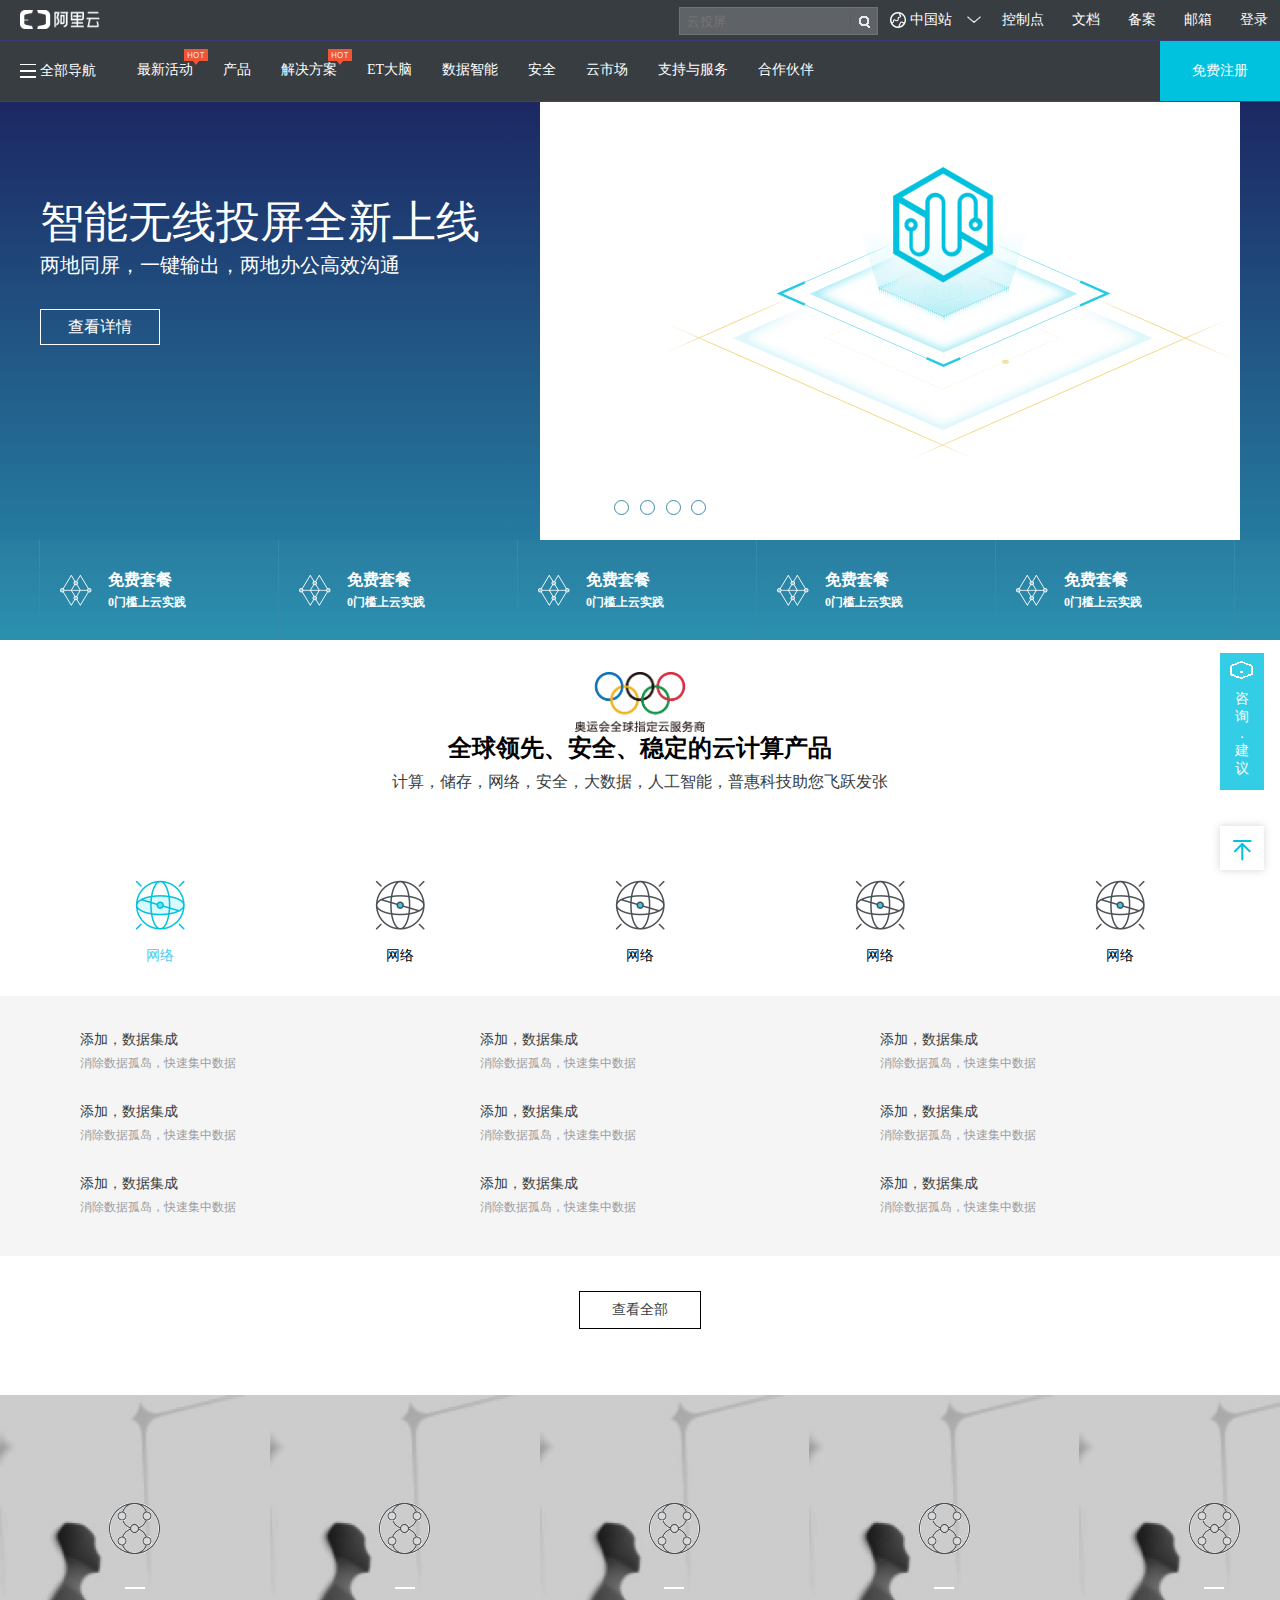
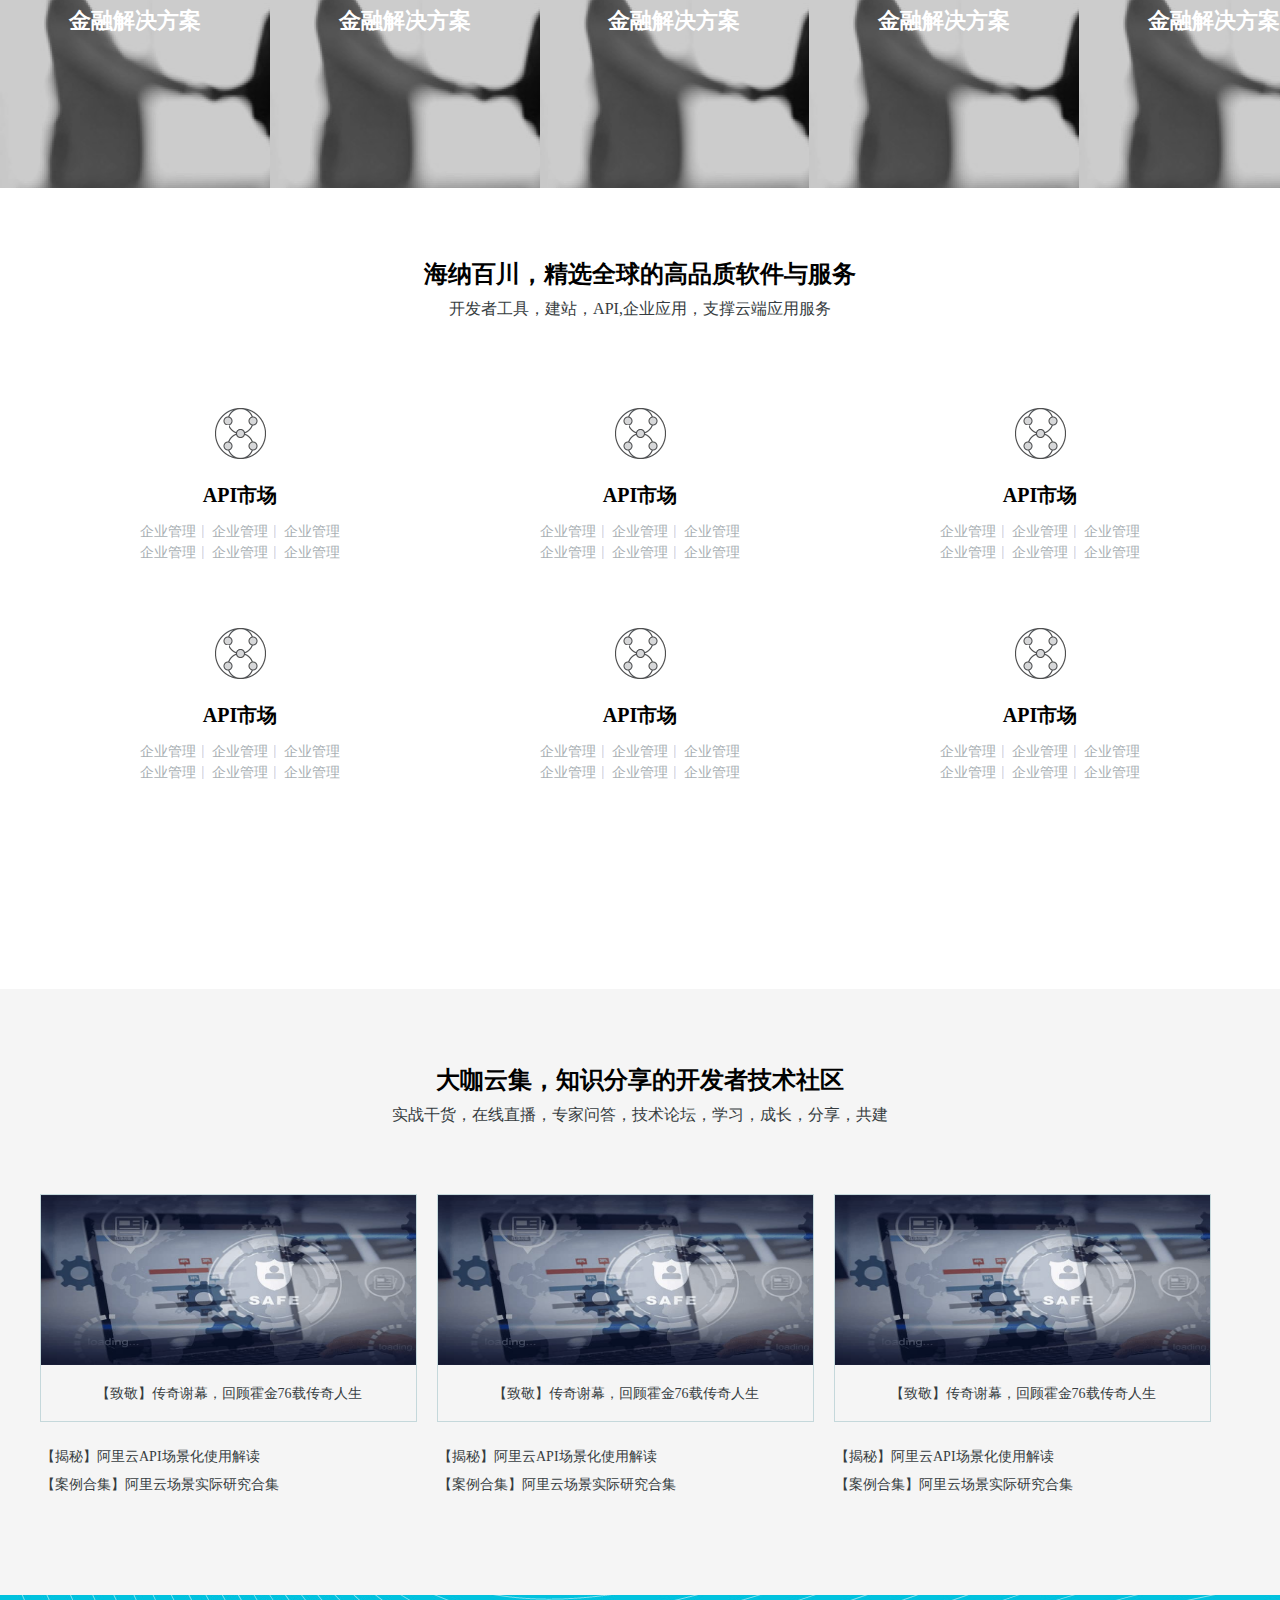
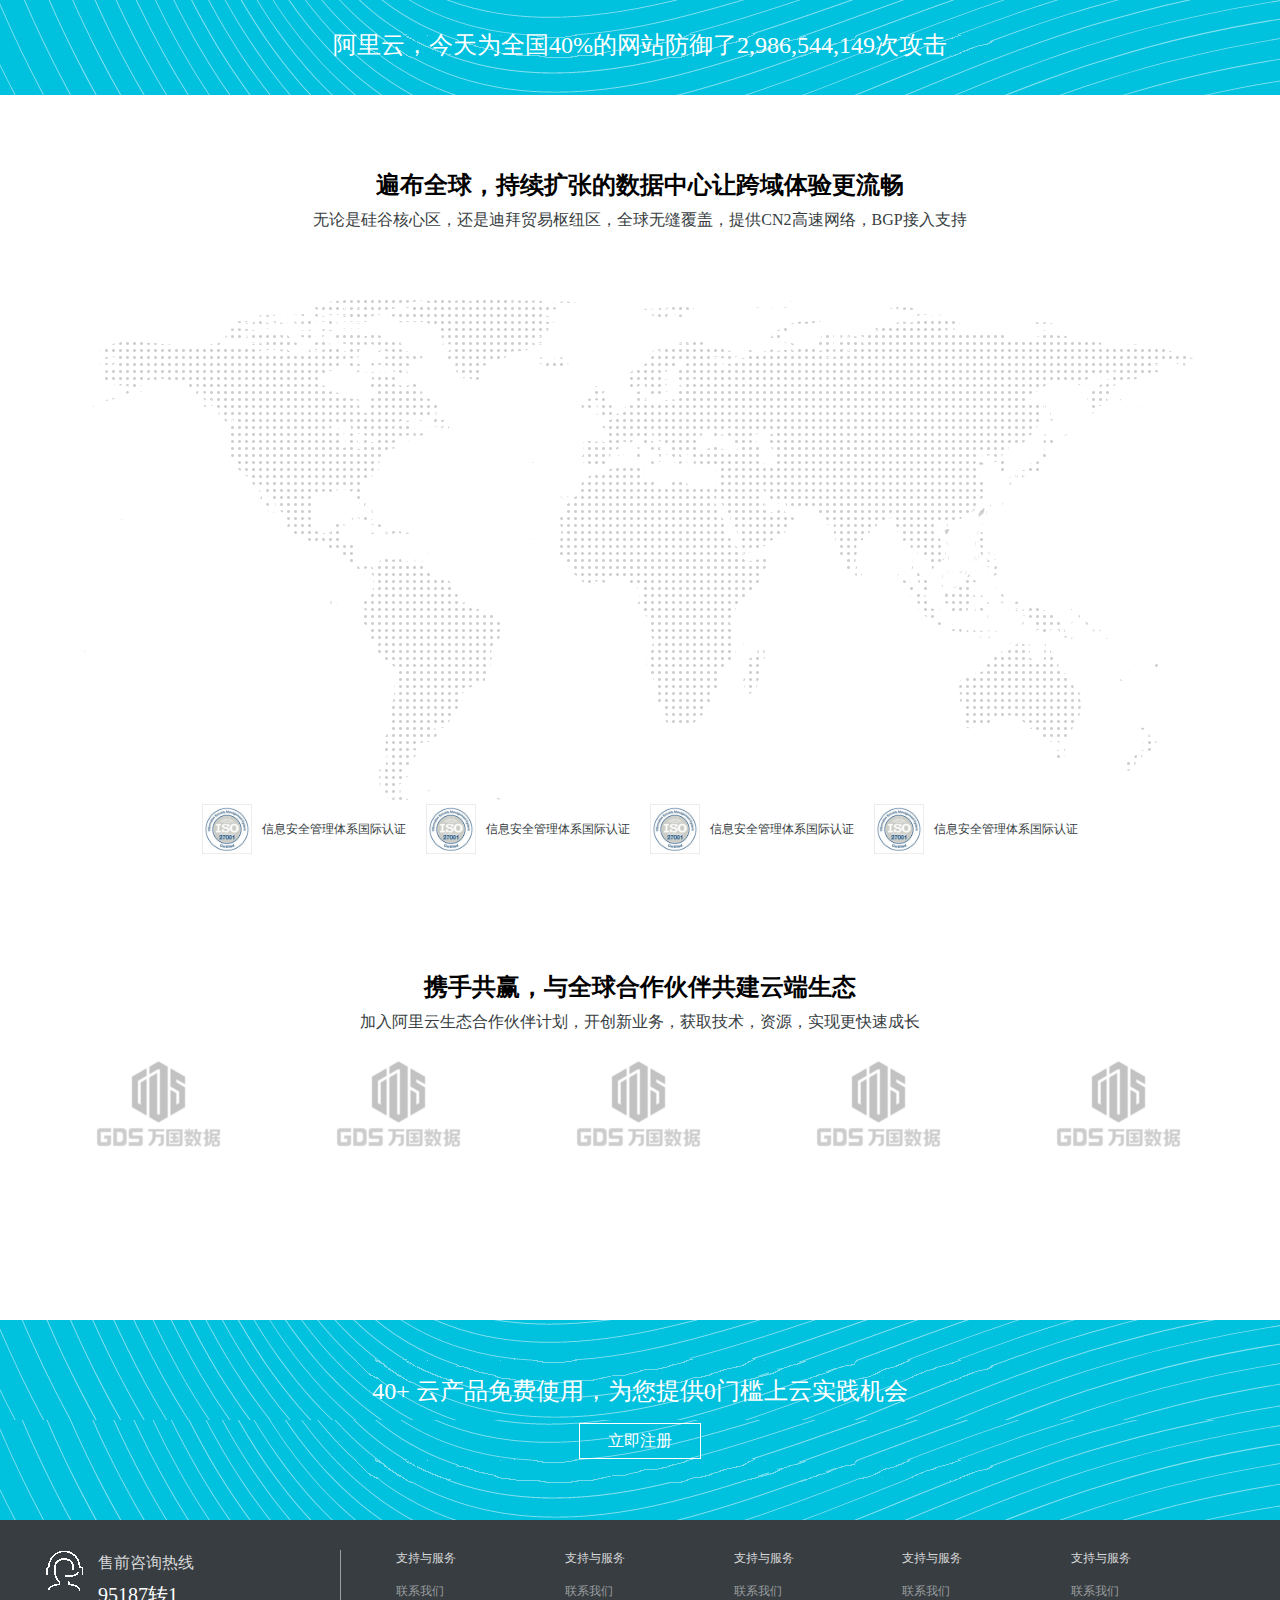
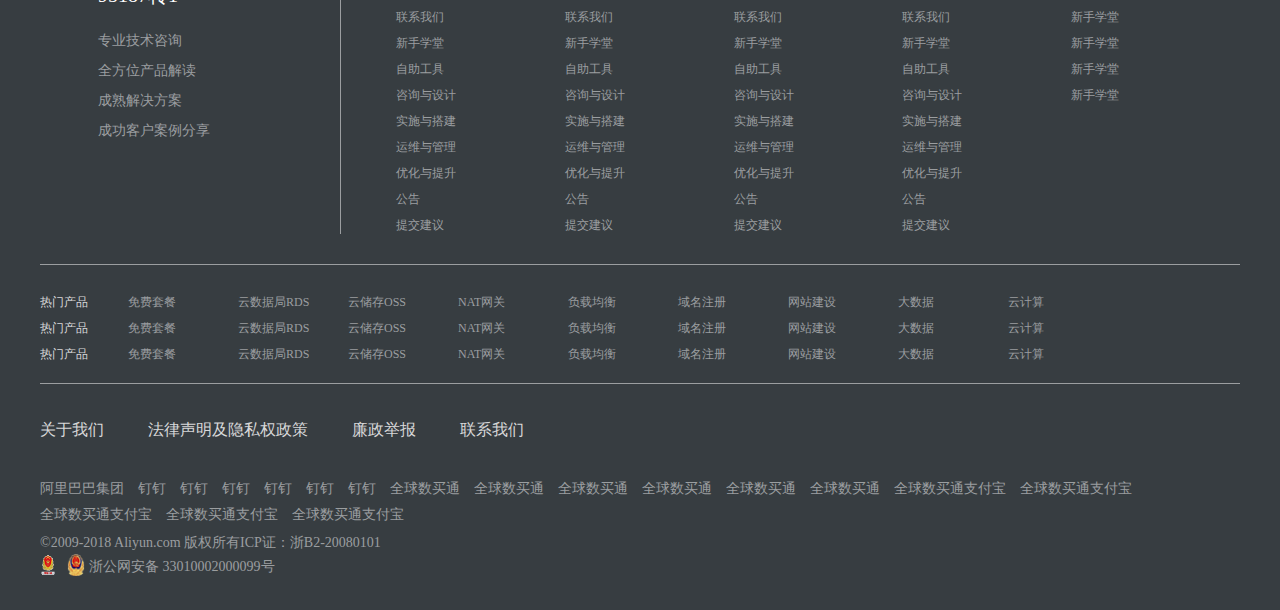
<file: index.html>
<!DOCTYPE html>
<html lang="en">
<head>
    <meta charset="UTF-8">
    <title>阿里云 - 上云就上阿里云</title>
    <!--添加阿里云图片样式-->
    <link rel="shortcut icon" href="img/aliyuntite.ico">
    <!--清除默认样式-->
    <link rel="stylesheet" href="css/wrep.css">
    <!--清除浮动样式-->
    <link rel="stylesheet " href="css/clearfix.css">

    <link rel="stylesheet" href="css/index.css">
</head>
<body>
    <div class="box">
        <!--头部部分-->
        <header class="toper">
            <div class="toper-top clearfix">
                <!--阿里云logo点击部分-->
                <a href="index.html" class="toper-top-logo">
                    <h1>阿里云logo</h1>
                    <img src="img/logo_z.gif" class="toper-top-logo-img">
                </a>
                <!--搜索a链接部分-->
                <div class="toper-top-con">
                    <a href="#">控制点</a>
                    <a href="#">文档</a>
                    <a href="#">备案</a>
                    <a href="#">邮箱</a>
                    <a href="#">登录</a>
                </div>
                <!--中国站-->
                <ul class="toper-top-contry">
                    <li>
                        <img class="toper-top-contry-img1" src="img/top-ioc1.png">
                        <span>中国站</span>
                        <ul class="toper-top-contry-language">
                            <li><a href="#" style="color: #00c1de;">中国站</a> </li>
                            <li><a href="#">Intermational - English</a> </li>
                            <li><a href="#">Intermational - 简体中文</a> </li>
                            <li><a href="#">日文</a> </li>
                        </ul>
                    </li>
                </ul>
                <!--搜索宽 放大镜-->
                <div class="toper-top-search">
                    <form action="https://cn.aliyun.com" class="toper-top-search-for">
                        <input type="search" name="spm" placeholder="云投屏" class="sea" value="">
                        <input type="submit" class="sub" value="">
                    </form>
                </div>
            </div>
            <nav class="toper-nav clearfix">
                <!--全部导航-->
                <div class="toper-nav-gps">
                    <img src="img/top-ioc5.png">
                    <span>全部导航</span>
                    <ul class="toper-nav-gps-u1">
                        <li>
                            <span>产品</span>
                            <ul class="toper-nav-gps-u2">
                                <li>
                                    <span>弹性计算</span>
                                    <div class="toper-nav-gps-u2-dlcon clearfix">
                                       <div class="toper-nav-gps-u2-dlcon-le">
                                           <h2>弹性计算</h2>
                                           <dl>
                                               <dt>
                                                   <span class="name">云服务器ECS</span>
                                                   <img src="img/113.png">
                                               </dt>
                                               <dd>
                                                   <span>全面覆盖多场景需求的高性能云服务器</span>
                                               </dd>
                                           </dl>
                                           <dl>
                                               <dt>
                                                   <span class="name">云服务器ECS</span>
                                                   <img src="img/113.png">
                                               </dt>
                                               <dd>
                                                   <span>全面覆盖多场景需求的高性能云服务器</span>
                                               </dd>
                                           </dl>
                                           <dl>
                                               <dt>
                                                   <span class="name">云服务器ECS</span>
                                                   <img src="img/113.png">
                                               </dt>
                                               <dd>
                                                   <span>全面覆盖多场景需求的高性能云服务器</span>
                                               </dd>
                                           </dl>
                                           <dl>
                                               <dt>
                                                   <span class="name">云服务器ECS</span>
                                                   <img src="img/113.png">
                                               </dt>
                                               <dd>
                                                   <span>全面覆盖多场景需求的高性能云服务器</span>
                                               </dd>
                                           </dl>
                                           <dl>
                                               <dt>
                                                   <span class="name">云服务器ECS</span>
                                                   <img src="img/113.png">
                                               </dt>
                                               <dd>
                                                   <span>全面覆盖多场景需求的高性能云服务器</span>
                                               </dd>
                                           </dl>
                                       </div>
                                       <div class="toper-nav-gps-u2-dlcon-ri">
                                           <h2>相关市场产品和服务</h2>
                                           <ol>
                                               <li><a href="#">网站数据迁移</a></li>
                                               <li><a href="#">网站数据迁移</a></li>
                                               <li><a href="#">网站数据迁移</a></li>
                                               <li><a href="#">网站数据迁移</a></li>
                                               <li><a href="#">网站数据迁移</a></li>
                                               <li><a href="#">网站数据迁移</a></li>
                                           </ol>
                                       </div>
                                    </div>
                                </li>
                                <li>
                                    <span>储存和CDN</span>
                                    <div class="toper-nav-gps-u2-dlcon clearfix">
                                        <div class="toper-nav-gps-u2-dlcon-le">
                                            <h2>储存和CDN</h2>
                                            <dl>
                                                <dt>
                                                    <span class="name">云服务器ECS</span>
                                                    <img src="img/113.png">
                                                </dt>
                                                <dd>
                                                    <span>全面覆盖多场景需求的高性能云服务器</span>
                                                </dd>
                                            </dl>
                                            <dl>
                                                <dt>
                                                    <span class="name">云服务器ECS</span>
                                                    <img src="img/113.png">
                                                </dt>
                                                <dd>
                                                    <span>全面覆盖多场景需求的高性能云服务器</span>
                                                </dd>
                                            </dl>
                                            <dl>
                                                <dt>
                                                    <span class="name">云服务器ECS</span>
                                                    <img src="img/113.png">
                                                </dt>
                                                <dd>
                                                    <span>全面覆盖多场景需求的高性能云服务器</span>
                                                </dd>
                                            </dl>
                                            <dl>
                                                <dt>
                                                    <span class="name">云服务器ECS</span>
                                                    <img src="img/113.png">
                                                </dt>
                                                <dd>
                                                    <span>全面覆盖多场景需求的高性能云服务器</span>
                                                </dd>
                                            </dl>
                                            <dl>
                                                <dt>
                                                    <span class="name">云服务器ECS</span>
                                                    <img src="img/113.png">
                                                </dt>
                                                <dd>
                                                    <span>全面覆盖多场景需求的高性能云服务器</span>
                                                </dd>
                                            </dl>
                                            <dl>
                                                <dt>
                                                    <span class="name">云服务器ECS</span>
                                                    <img src="img/113.png">
                                                </dt>
                                                <dd>
                                                    <span>全面覆盖多场景需求的高性能云服务器</span>
                                                </dd>
                                            </dl>
                                        </div>
                                        <div class="toper-nav-gps-u2-dlcon-ri">
                                            <h2>相关市场产品和服务</h2>
                                            <ol>
                                                <li><a href="#">储存和CDN</a></li>
                                                <li><a href="#">储存和CDN</a></li>
                                                <li><a href="#">储存和CDN</a></li>
                                                <li><a href="#">储存和CDN</a></li>
                                                <li><a href="#">储存和CDN</a></li>
                                                <li><a href="#">储存和CDN</a></li>
                                            </ol>
                                        </div>
                                    </div>
                                </li>
                                <li>
                                    <span>数据库</span>
                                    <div class="toper-nav-gps-u2-dlcon clearfix">
                                        <div class="toper-nav-gps-u2-dlcon-le">
                                            <h2>数据库</h2>
                                            <dl>
                                                <dt>
                                                    <span class="name">云服务器ECS</span>
                                                    <img src="img/113.png">
                                                </dt>
                                                <dd>
                                                    <span>全面覆盖多场景需求的高性能云服务器</span>
                                                </dd>
                                            </dl>
                                            <dl>
                                                <dt>
                                                    <span class="name">云服务器ECS</span>
                                                    <img src="img/113.png">
                                                </dt>
                                                <dd>
                                                    <span>全面覆盖多场景需求的高性能云服务器</span>
                                                </dd>
                                            </dl>
                                            <dl>
                                                <dt>
                                                    <span class="name">云服务器ECS</span>
                                                    <img src="img/113.png">
                                                </dt>
                                                <dd>
                                                    <span>全面覆盖多场景需求的高性能云服务器</span>
                                                </dd>
                                            </dl>
                                            <dl>
                                                <dt>
                                                    <span class="name">云服务器ECS</span>
                                                    <img src="img/113.png">
                                                </dt>
                                                <dd>
                                                    <span>全面覆盖多场景需求的高性能云服务器</span>
                                                </dd>
                                            </dl>
                                        </div>
                                        <div class="toper-nav-gps-u2-dlcon-ri">
                                            <h2>相关市场产品和服务</h2>
                                            <ol>
                                                <li><a href="#">数据库</a></li>
                                                <li><a href="#">数据库</a></li>
                                                <li><a href="#">数据库</a></li>
                                                <li><a href="#">数据库</a></li>
                                                <li><a href="#">数据库</a></li>
                                                <li><a href="#">数据库</a></li>
                                            </ol>
                                        </div>
                                    </div>
                                </li>
                                <li>
                                    <span>网络</span>
                                    <div class="toper-nav-gps-u2-dlcon clearfix">
                                        <div class="toper-nav-gps-u2-dlcon-le">
                                            <h2>网络</h2>
                                            <dl>
                                                <dt>
                                                    <span class="name">云服务器ECS</span>
                                                    <img src="img/113.png">
                                                </dt>
                                                <dd>
                                                    <span>全面覆盖多场景需求的高性能云服务器</span>
                                                </dd>
                                            </dl>
                                            <dl>
                                                <dt>
                                                    <span class="name">云服务器ECS</span>
                                                    <img src="img/113.png">
                                                </dt>
                                                <dd>
                                                    <span>全面覆盖多场景需求的高性能云服务器</span>
                                                </dd>
                                            </dl>
                                            <dl>
                                                <dt>
                                                    <span class="name">云服务器ECS</span>
                                                    <img src="img/113.png">
                                                </dt>
                                                <dd>
                                                    <span>全面覆盖多场景需求的高性能云服务器</span>
                                                </dd>
                                            </dl>
                                            <dl>
                                                <dt>
                                                    <span class="name">云服务器ECS</span>
                                                    <img src="img/113.png">
                                                </dt>
                                                <dd>
                                                    <span>全面覆盖多场景需求的高性能云服务器</span>
                                                </dd>
                                            </dl>
                                            <dl>
                                                <dt>
                                                    <span class="name">云服务器ECS</span>
                                                    <img src="img/113.png">
                                                </dt>
                                                <dd>
                                                    <span>全面覆盖多场景需求的高性能云服务器</span>
                                                </dd>
                                            </dl>
                                            <dl>
                                                <dt>
                                                    <span class="name">云服务器ECS</span>
                                                    <img src="img/113.png">
                                                </dt>
                                                <dd>
                                                    <span>全面覆盖多场景需求的高性能云服务器</span>
                                                </dd>
                                            </dl>
                                            <dl>
                                                <dt>
                                                    <span class="name">云服务器ECS</span>
                                                    <img src="img/113.png">
                                                </dt>
                                                <dd>
                                                    <span>全面覆盖多场景需求的高性能云服务器</span>
                                                </dd>
                                            </dl>
                                            <dl>
                                                <dt>
                                                    <span class="name">云服务器ECS</span>
                                                    <img src="img/113.png">
                                                </dt>
                                                <dd>
                                                    <span>全面覆盖多场景需求的高性能云服务器</span>
                                                </dd>
                                            </dl>
                                        </div>
                                        <div class="toper-nav-gps-u2-dlcon-ri">
                                            <h2>相关市场产品和服务</h2>
                                            <ol>
                                                <li><a href="#">网络</a></li>
                                                <li><a href="#">网络</a></li>
                                                <li><a href="#">网络</a></li>
                                                <li><a href="#">网络</a></li>
                                                <li><a href="#">网络</a></li>
                                                <li><a href="#">网络</a></li>
                                            </ol>
                                        </div>
                                    </div>
                                </li>
                                <li>
                                    <span>ET大脑</span>
                                    <div class="toper-nav-gps-u2-dlcon clearfix">
                                        <div class="toper-nav-gps-u2-dlcon-le">
                                            <h2>ET大脑</h2>
                                            <dl>
                                                <dt>
                                                    <span class="name">云服务器ECS</span>
                                                    <img src="img/113.png">
                                                </dt>
                                                <dd>
                                                    <span>全面覆盖多场景需求的高性能云服务器</span>
                                                </dd>
                                            </dl>
                                            <dl>
                                                <dt>
                                                    <span class="name">云服务器ECS</span>
                                                    <img src="img/113.png">
                                                </dt>
                                                <dd>
                                                    <span>全面覆盖多场景需求的高性能云服务器</span>
                                                </dd>
                                            </dl>
                                            <dl>
                                                <dt>
                                                    <span class="name">云服务器ECS</span>
                                                    <img src="img/113.png">
                                                </dt>
                                                <dd>
                                                    <span>全面覆盖多场景需求的高性能云服务器</span>
                                                </dd>
                                            </dl>
                                            <dl>
                                                <dt>
                                                    <span class="name">云服务器ECS</span>
                                                    <img src="img/113.png">
                                                </dt>
                                                <dd>
                                                    <span>全面覆盖多场景需求的高性能云服务器</span>
                                                </dd>
                                            </dl>
                                            <dl>
                                                <dt>
                                                    <span class="name">云服务器ECS</span>
                                                    <img src="img/113.png">
                                                </dt>
                                                <dd>
                                                    <span>全面覆盖多场景需求的高性能云服务器</span>
                                                </dd>
                                            </dl>
                                            <dl>
                                                <dt>
                                                    <span class="name">云服务器ECS</span>
                                                    <img src="img/113.png">
                                                </dt>
                                                <dd>
                                                    <span>全面覆盖多场景需求的高性能云服务器</span>
                                                </dd>
                                            </dl>
                                        </div>
                                        <div class="toper-nav-gps-u2-dlcon-ri">
                                            <h2>相关市场产品和服务</h2>
                                            <ol>
                                                <li><a href="#">ET大脑</a></li>
                                                <li><a href="#">ET大脑</a></li>
                                                <li><a href="#">ET大脑</a></li>
                                                <li><a href="#">ET大脑</a></li>
                                                <li><a href="#">ET大脑</a></li>
                                                <li><a href="#">ET大脑</a></li>
                                            </ol>
                                        </div>
                                    </div>
                                </li>
                            </ul>
                        </li>
                        <!--<li>-->
                            <!--<span>解决方案</span>-->
                            <!--<ul>-->
                                <!--<li>-->
                                    <!--2-->
                                <!--</li>-->
                            <!--</ul>-->
                        <!--</li>-->
                        <!--<li>-->
                            <!--<span>解决方案</span>-->
                            <!--<ul>-->
                                <!--<li>-->
                                    <!--3-->
                                <!--</li>-->
                            <!--</ul>-->
                        <!--</li>-->
                        <!--<li>-->
                            <!--<span>云市场</span>-->
                            <!--<ul>-->
                                <!--<li>-->
                                    <!--4-->
                                <!--</li>-->
                            <!--</ul>-->
                        <!--</li>-->
                        <!--<li>-->
                            <!--<span>产品</span>-->
                            <!--<ul>-->
                                <!--<li>-->
                                    <!--5-->
                                <!--</li>-->
                            <!--</ul>-->
                        <!--</li>-->
                        <!--<li>-->
                            <!--<span>解决方案</span>-->
                            <!--<ul>-->
                                <!--<li>-->
                                    <!--6-->
                                <!--</li>-->
                            <!--</ul>-->
                        <!--</li>-->
                        <!--<li>-->
                            <!--<span>云市场</span>-->
                            <!--<ul>-->
                                <!--<li>-->
                                    <!--7-->
                                <!--</li>-->
                            <!--</ul>-->
                        <!--</li>-->
                        <!--<li>-->
                            <!--<span>产品</span>-->
                            <!--<ul>-->
                                <!--<li>-->
                                    <!--8-->
                                <!--</li>-->
                            <!--</ul>-->
                        <!--</li>-->
                        <!--<li>-->
                            <!--<span>解决方案</span>-->
                            <!--<ul>-->
                                <!--<li>-->
                                    <!--9-->
                                <!--</li>-->
                            <!--</ul>-->
                        <!--</li>-->
                        <!--<li>-->
                            <!--<span>云市场</span>-->
                            <!--<ul>-->
                                <!--<li>-->
                                    <!--10-->
                                <!--</li>-->
                            <!--</ul>-->
                        <!--</li>-->

                        <li id="solid-li" >
                            <span id="solid"></span>
                        </li>
                        <li id="zh">
                                <a href="#">政府通道</a>
                        </li>
                        <li id="cp">
                                <a href="#">产品发布台</a>
                        </li>
                        <li id="sq">
                                <a href="#">售前咨询95187转1</a>
                        </li>
                    </ul>
                </div>
                <!--后面导航-->
                <ul class="toper-nav-ul clearfix">
                    <li class="toper-nav-ul-activity">
                        <a href="#">最新活动</a>
                       <img src="img/top-ioc6.png">
                    </li>
                    <li class="toper-nav-ul-activity">
                        <a href="#">产品</a>
                        <!--<img src="">-->
                    </li>
                    <li class="toper-nav-ul-activity">
                        <a href="#">解决方案</a>
                        <img src="img/top-ioc6.png">
                    </li>
                    <li class="toper-nav-ul-activity">
                        <a href="#">ET大脑</a>
                        <!--<img src="">-->
                    </li>
                    <li class="toper-nav-ul-activity">
                        <a href="#">数据智能</a>
                        <!--<img src="">-->
                    </li>
                    <li class="toper-nav-ul-activity">
                        <a href="#">安全</a>
                        <!--<img src="">-->
                    </li>
                    <li class="toper-nav-ul-activity">
                        <a href="#">云市场</a>
                        <!--<img src="">-->
                        <div class="toper-nav-ul-cloud">
                            <dl>
                                <dt>基础软件市场</dt>
                                <dd>预装操作系统</dd>
                                <dd>预装开发语言环境</dd>
                                <dd>预装建站系统</dd>
                                <dd>数据库镜像软件</dd>
                                <dd>运维工具</dd>
                                <dd>应用开发工具</dd>
                            </dl>
                            <dl>
                                <dt>基础软件市场</dt>
                                <dd>预装操作系统</dd>
                                <dd>预装开发语言环境</dd>
                                <dd>预装建站系统</dd>
                                <dd>数据库镜像软件</dd>
                                <dd>运维工具</dd>
                                <dd>应用开发工具</dd>
                            </dl>
                            <dl>
                                <dt>基础软件市场</dt>
                                <dd>预装操作系统</dd>
                                <dd>预装开发语言环境</dd>
                                <dd>预装建站系统</dd>
                                <dd>数据库镜像软件</dd>
                                <dd>运维工具</dd>
                                <dd>应用开发工具</dd>
                            </dl>
                            <dl>
                                <dt>基础软件市场</dt>
                                <dd>预装操作系统</dd>
                                <dd>预装开发语言环境</dd>
                                <dd>预装建站系统</dd>
                                <dd>数据库镜像软件</dd>
                                <dd>运维工具</dd>
                                <dd>应用开发工具</dd>
                            </dl>
                            <dl>
                                <dt>基础软件市场</dt>
                                <dd>预装操作系统</dd>
                                <dd>预装开发语言环境</dd>
                                <dd>预装建站系统</dd>
                                <dd>数据库镜像软件</dd>
                                <dd>运维工具</dd>
                                <dd>应用开发工具</dd>
                            </dl>
                        </div>
                    </li>
                    <li class="toper-nav-ul-activity">
                        <a href="#">支持与服务</a>
                        <!--<img src="">-->
                    </li>
                    <li class="toper-nav-ul-activity">
                        <a href="#">合作伙伴</a>
                        <!--<img src="">-->
                    </li>
                </ul>
                <div id="register">
                    <a href="#">免费注册</a>
                </div>
            </nav>
        </header>
        <!--内容部分-->
        <section>
            <!--轮播图-->
            <div class="carpic carpicbg">
                <!--轮播图-->
                <div class="sec-car">
                    <label>
                       <input class="input" checked type="radio" name="nav">
                       <span class="span1"></span>
                       <div class="secdiv">
                           <!--居中固定宽1200的盒子-->
                           <div class="secdiv-con">
                               <!--文字描述-->
                                <div class="secdiv-h">
                                    <h1>智能无线投屏全新上线</h1>
                                    <p>两地同屏，一键输出，两地办公高效沟通</p>
                                    <button>查看详情</button>
                                </div>
                               <!--图片-->
                               <div class="secdiv-img">
                                   <img src="img/bg.png">
                                   <img src="img/bg2.png">
                               </div>
                           </div>
                       </div>
                   </label>
                    <label>
                        <input class="input" type="radio" name="nav">
                        <span class="span2"></span>
                        <div class="secdiv">
                            <!--居中固定宽1200的盒子-->
                            <div class="secdiv-con">
                                <!--文字描述-->
                                <div class="secdiv-h">
                                    <h1>技术周刊订阅全新升级</h1>
                                    <p>全民订阅季，让阅读成为一种习惯</p>
                                    <button>查看详情</button>
                                </div>
                                <!--图片-->
                                <div class="secdiv-img">
                                    <img src="img/bg.png">
                                    <img src="img/bg2.png">
                                </div>
                            </div>
                        </div>
                    </label>
                    <label>
                        <input class="input" type="radio" name="nav">
                        <span class="span3"></span>
                        <div class="secdiv">
                            <!--居中固定宽1200的盒子-->
                            <div class="secdiv-con">
                                <!--文字描述-->
                                <div class="secdiv-h">
                                    <h1>物联网套件正式商业化</h1>
                                    <p>云端一体化方案助企业 快速搭建物联网平台</p>
                                    <button>查看详情</button>
                                </div>
                                <!--图片-->
                                <div class="secdiv-img">
                                    <img src="img/bg.png">
                                    <img src="img/bg2.png">
                                </div>
                            </div>
                        </div>
                    </label>
                    <label>
                        <input class="input" type="radio" name="nav">
                        <span class="span4"></span>
                        <div class="secdiv">
                            <!--居中固定宽1200的盒子-->
                            <div class="secdiv-con">
                                <!--文字描述-->
                                <div class="secdiv-h">
                                    <h1>选择高性能云服务器</h1>
                                    <p>满足网络、储存、大数据、GPU等场景高性能需求</p>
                                    <button>查看详情</button>
                                </div>
                                <!--图片-->
                                <div class="secdiv-img">
                                    <img src="img/bg.png">
                                    <img src="img/bg2.png">
                                </div>
                            </div>
                        </div>
                    </label>
                    <label>
                        <input class="input" type="radio" name="nav">
                        <span class="span5"></span>
                        <div class="secdiv">
                            <!--居中固定宽1200的盒子-->
                            <div class="secdiv-con">
                                <!--文字描述-->
                                <div class="secdiv-h">
                                    <h1>推荐使用阿里云短信服务</h1>
                                    <p>完美支撑双11期间2亿用户，发送6亿短信</p>
                                    <button>查看详情</button>
                                </div>
                                <!--图片-->
                                <div class="secdiv-img">
                                    <img src="img/bg.png">
                                    <img src="img/bg2.png">
                                </div>
                            </div>
                        </div>
                    </label>
                </div>
                <!--/*sec_nav导航*/-->
                <div class="sec-nav">
                    <ul>
                        <li class="sec-nav-margin">
                           <a href="#">
                               <figure class="sec-nav-fig">
                                   <img src="img/58.png">
                                   <figcaption class="sec-nav-figtion">
                                        <p>免费套餐</p>
                                        <span>0门槛上云实践</span>
                                   </figcaption>
                               </figure>
                           </a>
                        </li>
                        <li class="sec-nav-margin">
                            <a href="#">
                                <figure class="sec-nav-fig">
                                    <img src="img/58.png">
                                    <figcaption class="sec-nav-figtion">
                                        <p>免费套餐</p>
                                        <span>0门槛上云实践</span>
                                    </figcaption>
                                </figure>
                            </a>
                        </li>
                        <li class="sec-nav-margin">
                            <a href="#">
                                <figure class="sec-nav-fig">
                                    <img src="img/58.png">
                                    <figcaption class="sec-nav-figtion">
                                        <p>免费套餐</p>
                                        <span>0门槛上云实践</span>
                                    </figcaption>
                                </figure>
                            </a>
                        </li>
                        <li class="sec-nav-margin">
                            <a href="#">
                                <figure class="sec-nav-fig">
                                    <img src="img/58.png">
                                    <figcaption class="sec-nav-figtion">
                                        <p>免费套餐</p>
                                        <span>0门槛上云实践</span>
                                    </figcaption>
                                </figure>
                            </a>
                        </li>
                        <li class="sec-nav-margin">
                            <a href="#">
                                <figure class="sec-nav-fig">
                                    <img src="img/58.png">
                                    <figcaption class="sec-nav-figtion">
                                        <p>免费套餐</p>
                                        <span>0门槛上云实践</span>
                                    </figcaption>
                                </figure>
                            </a>
                        </li>
                    </ul>
                </div>
            </div>
            <!--全球领先、安全、稳定的云计算产品-->
            <div class="secure">
                <div class="secure-1">
                    <img class="imgooooo" src="img/60.png">
                    <h2>全球领先、安全、稳定的云计算产品</h2>
                    <a href="#">计算，储存，网络，安全，大数据，人工智能，普惠科技助您飞跃发张</a>
                </div>
                <div class="secure-con">
                    <div class="secure-con-la">
                        <label>
                            <input checked type="radio" name="ra">
                            <span>
                                <div class="la-span-img"></div>
                                <div class="la-span-text">网络</div>
                            </span>
                            <div class="la-con">
                                <ul>
                                    <li>
                                        <a href="#">
                                            <h3>添加，数据集成</h3>
                                            <p>消除数据孤岛，快速集中数据</p>
                                        </a>
                                    </li>
                                    <li>
                                        <a href="#">
                                            <h3>添加，数据集成</h3>
                                            <p>消除数据孤岛，快速集中数据</p>
                                        </a>
                                    </li>
                                    <li>
                                        <a href="#">
                                            <h3>添加，数据集成</h3>
                                            <p>消除数据孤岛，快速集中数据</p>
                                        </a>
                                    </li>
                                </ul>
                                <ul>
                                    <li>
                                        <a href="#">
                                            <h3>添加，数据集成</h3>
                                            <p>消除数据孤岛，快速集中数据</p>
                                        </a>
                                    </li>
                                    <li>
                                        <a href="#">
                                            <h3>添加，数据集成</h3>
                                            <p>消除数据孤岛，快速集中数据</p>
                                        </a>
                                    </li>
                                    <li>
                                        <a href="#">
                                            <h3>添加，数据集成</h3>
                                            <p>消除数据孤岛，快速集中数据</p>
                                        </a>
                                    </li>
                                </ul>
                                <ul>
                                    <li>
                                        <a href="#">
                                            <h3>添加，数据集成</h3>
                                            <p>消除数据孤岛，快速集中数据</p>
                                        </a>
                                    </li>
                                    <li>
                                        <a href="#">
                                            <h3>添加，数据集成</h3>
                                            <p>消除数据孤岛，快速集中数据</p>
                                        </a>
                                    </li>
                                    <li>
                                        <a href="#">
                                            <h3>添加，数据集成</h3>
                                            <p>消除数据孤岛，快速集中数据</p>
                                        </a>
                                    </li>
                                </ul>
                            </div>
                        </label>
                        <label>
                            <input type="radio" name="ra">
                            <span>
                                <div class="la-span-img"></div>
                                <div class="la-span-text">网络</div>
                            </span>
                            <div class="la-con">
                                <ul>
                                    <li>
                                        <a href="#">
                                            <h3>添加，xxxxx数据集成</h3>
                                            <p>消除数据孤岛，快速集中数据</p>
                                        </a>
                                    </li>
                                    <li>
                                        <a href="#">
                                            <h3>添加，数据集成</h3>
                                            <p>消除数据孤岛，快速集中数据</p>
                                        </a>
                                    </li>
                                    <li>
                                        <a href="#">
                                            <h3>添加，数据集成</h3>
                                            <p>消除数据孤岛，快速集中数据</p>
                                        </a>
                                    </li>
                                </ul>
                                <ul>
                                    <li>
                                        <a href="#">
                                            <h3>添加，数据集成</h3>
                                            <p>消除数据孤岛，快速集中数据</p>
                                        </a>
                                    </li>
                                    <li>
                                        <a href="#">
                                            <h3>添加，数据集成</h3>
                                            <p>消除数据孤岛，快速集中数据</p>
                                        </a>
                                    </li>
                                    <li>
                                        <a href="#">
                                            <h3>添加，数据集成</h3>
                                            <p>消除数据孤岛，快速集中数据</p>
                                        </a>
                                    </li>
                                </ul>
                                <ul>
                                    <li>
                                        <a href="#">
                                            <h3>添加，数据集成</h3>
                                            <p>消除数据孤岛，快速集中数据</p>
                                        </a>
                                    </li>
                                    <li>
                                        <a href="#">
                                            <h3>添加，数据集成</h3>
                                            <p>消除数据孤岛，快速集中数据</p>
                                        </a>
                                    </li>
                                    <li>
                                        <a href="#">
                                            <h3>添加，数据集成</h3>
                                            <p>消除数据孤岛，快速集中数据</p>
                                        </a>
                                    </li>
                                </ul>
                            </div>
                        </label>
                        <label>
                            <input type="radio" name="ra">
                            <span>
                                <div class="la-span-img"></div>
                                <div class="la-span-text">网络</div>
                            </span>
                            <div class="la-con">
                                <ul>
                                    <li>
                                        <a href="#">
                                            <h3>添加，aaaaaaa数据集成</h3>
                                            <p>消除数据孤岛，快速集中数据</p>
                                        </a>
                                    </li>
                                    <li>
                                        <a href="#">
                                            <h3>添加，数据集成</h3>
                                            <p>消除数据孤岛，快速集中数据</p>
                                        </a>
                                    </li>
                                    <li>
                                        <a href="#">
                                            <h3>添加，数据集成</h3>
                                            <p>消除数据孤岛，快速集中数据</p>
                                        </a>
                                    </li>
                                </ul>
                                <ul>
                                    <li>
                                        <a href="#">
                                            <h3>添加，数据集成</h3>
                                            <p>消除数据孤岛，快速集中数据</p>
                                        </a>
                                    </li>
                                    <li>
                                        <a href="#">
                                            <h3>添加，数据集成</h3>
                                            <p>消除数据孤岛，快速集中数据</p>
                                        </a>
                                    </li>
                                    <li>
                                        <a href="#">
                                            <h3>添加，数据集成</h3>
                                            <p>消除数据孤岛，快速集中数据</p>
                                        </a>
                                    </li>
                                </ul>
                                <ul>
                                    <li>
                                        <a href="#">
                                            <h3>添加，数据集成</h3>
                                            <p>消除数据孤岛，快速集中数据</p>
                                        </a>
                                    </li>
                                    <li>
                                        <a href="#">
                                            <h3>添加，数据集成</h3>
                                            <p>消除数据孤岛，快速集中数据</p>
                                        </a>
                                    </li>
                                    <li>
                                        <a href="#">
                                            <h3>添加，数据集成</h3>
                                            <p>消除数据孤岛，快速集中数据</p>
                                        </a>
                                    </li>
                                </ul>
                            </div>
                        </label>
                        <label>
                            <input type="radio" name="ra">
                            <span>
                                <div class="la-span-img"></div>
                                <div class="la-span-text">网络</div>
                            </span>
                            <div class="la-con">
                                <ul>
                                    <li>
                                        <a href="#">
                                            <h3>添加，vvvvvvvvv数据集成</h3>
                                            <p>消除数据孤岛，快速集中数据</p>
                                        </a>
                                    </li>
                                    <li>
                                        <a href="#">
                                            <h3>添加，数据集成</h3>
                                            <p>消除数据孤岛，快速集中数据</p>
                                        </a>
                                    </li>
                                    <li>
                                        <a href="#">
                                            <h3>添加，数据集成</h3>
                                            <p>消除数据孤岛，快速集中数据</p>
                                        </a>
                                    </li>
                                </ul>
                                <ul>
                                    <li>
                                        <a href="#">
                                            <h3>添加，数据集成</h3>
                                            <p>消除数据孤岛，快速集中数据</p>
                                        </a>
                                    </li>
                                    <li>
                                        <a href="#">
                                            <h3>添加，数据集成</h3>
                                            <p>消除数据孤岛，快速集中数据</p>
                                        </a>
                                    </li>
                                    <li>
                                        <a href="#">
                                            <h3>添加，数据集成</h3>
                                            <p>消除数据孤岛，快速集中数据</p>
                                        </a>
                                    </li>
                                </ul>
                                <ul>
                                    <li>
                                        <a href="#">
                                            <h3>添加，数据集成</h3>
                                            <p>消除数据孤岛，快速集中数据</p>
                                        </a>
                                    </li>
                                    <li>
                                        <a href="#">
                                            <h3>添加，数据集成</h3>
                                            <p>消除数据孤岛，快速集中数据</p>
                                        </a>
                                    </li>
                                    <li>
                                        <a href="#">
                                            <h3>添加，数据集成</h3>
                                            <p>消除数据孤岛，快速集中数据</p>
                                        </a>
                                    </li>
                                </ul>
                            </div>
                        </label>
                        <label>
                            <input type="radio" name="ra">
                            <span>
                                <div class="la-span-img"></div>
                                <div class="la-span-text">网络</div>
                            </span>
                            <div class="la-con">
                                <ul>
                                    <li>
                                        <a href="#">
                                            <h3>添加，qqqqqqqqq数据集成</h3>
                                            <p>消除数据孤岛，快速集中数据</p>
                                        </a>
                                    </li>
                                    <li>
                                        <a href="#">
                                            <h3>添加，数据集成</h3>
                                            <p>消除数据孤岛，快速集中数据</p>
                                        </a>
                                    </li>
                                    <li>
                                        <a href="#">
                                            <h3>添加，数据集成</h3>
                                            <p>消除数据孤岛，快速集中数据</p>
                                        </a>
                                    </li>
                                </ul>
                                <ul>
                                    <li>
                                        <a href="#">
                                            <h3>添加，数据集成</h3>
                                            <p>消除数据孤岛，快速集中数据</p>
                                        </a>
                                    </li>
                                    <li>
                                        <a href="#">
                                            <h3>添加，数据集成</h3>
                                            <p>消除数据孤岛，快速集中数据</p>
                                        </a>
                                    </li>
                                    <li>
                                        <a href="#">
                                            <h3>添加，数据集成</h3>
                                            <p>消除数据孤岛，快速集中数据</p>
                                        </a>
                                    </li>
                                </ul>
                                <ul>
                                    <li>
                                        <a href="#">
                                            <h3>添加，数据集成</h3>
                                            <p>消除数据孤岛，快速集中数据</p>
                                        </a>
                                    </li>
                                    <li>
                                        <a href="#">
                                            <h3>添加，数据集成</h3>
                                            <p>消除数据孤岛，快速集中数据</p>
                                        </a>
                                    </li>
                                    <li>
                                        <a href="#">
                                            <h3>添加，数据集成</h3>
                                            <p>消除数据孤岛，快速集中数据</p>
                                        </a>
                                    </li>
                                </ul>
                            </div>
                        </label>
                    </div>
                    <div class="secure-con-a"></div>
                    <div class="secure-con-as">
                        <a href="#">查看全部</a>
                    </div>
                </div>
            </div>
            <!--动画效果图片-->
            <div class="animpic">
                <div id="animpic-con">
                    <input checked type="radio" id="ra" name="xx">
                    <label class="laneo" for="ra"></label>
                    <input type="radio" id="rad" name="xx">
                    <label class="latwo"  for="rad"></label>
                    <ul class="animpic-ul">
                        <li class="animpic-ul-li">
                            <div class="box">
                                <div class="animpic-nonediv"></div>
                                <img src="img/xx.png">
                                <div class="animpic-nonediv2"></div>
                                <h2>金融解决方案</h2>
                                <div class="animpic-condiv">
                                    <p>方案金融解决方案方案金融解决方案方案金融解决</p>
                                    <a href="">查看详情</a>
                                </div>
                            </div>
                        </li>
                        <li class="animpic-ul-li">
                            <div class="box">
                                <div class="animpic-nonediv"></div>
                                <img src="img/xx.png">
                                <div class="animpic-nonediv2"></div>
                                <h2>金融解决方案</h2>
                                <div class="animpic-condiv">
                                    <p>方案金融解决方案方案金融解决方案方案金融解决</p>
                                    <a href="">查看详情</a>
                                </div>
                            </div>
                        </li>
                        <li class="animpic-ul-li">
                            <div class="box">
                                <div class="animpic-nonediv"></div>
                                <img src="img/xx.png">
                                <div class="animpic-nonediv2"></div>
                                <h2>金融解决方案</h2>
                                <div class="animpic-condiv">
                                    <p>方案金融解决方案方案金融解决方案方案金融解决</p>
                                    <a href="">查看详情</a>
                                </div>
                            </div>
                        </li>
                        <li class="animpic-ul-li">
                            <div class="box">
                                <div class="animpic-nonediv"></div>
                                <img src="img/xx.png">
                                <div class="animpic-nonediv2"></div>
                                <h2>金融解决方案</h2>
                                <div class="animpic-condiv">
                                    <p>方案金融解决方案方案金融解决方案方案金融解决</p>
                                    <a href="">查看详情</a>
                                </div>
                            </div>
                        </li>
                        <li class="animpic-ul-li">
                            <div class="box">
                                <div class="animpic-nonediv"></div>
                                <img src="img/xx.png">
                                <div class="animpic-nonediv2"></div>
                                <h2>金融解决方案</h2>
                                <div class="animpic-condiv">
                                    <p>方案金融解决方案方案金融解决方案方案金融解决</p>
                                    <a href="">查看详情</a>
                                </div>
                            </div>
                        </li>
                    </ul>
                </div>
            </div>
            <!--海纳百川，精选全球的高品质软件与服务-->
            <div class="hellariers">
                <div class="hellariers-1">
                    <h2>海纳百川，精选全球的高品质软件与服务</h2>
                    <a href="#">开发者工具，建站，API,企业应用，支撑云端应用服务</a>
                </div>
                <ul class="hellariers-con">
                    <li>
                        <figure>
                            <img src="img/xx.png">
                            <figcaption class="figion">
                                <h2>API市场</h2>
                                <p>
                                    <a href="#">企业管理</a>
                                    <a href="#">企业管理</a>
                                    <a  href="#"class="noborder">企业管理</a>
                                </p>
                                <p>
                                    <a href="#">企业管理</a>
                                    <a href="#">企业管理</a>
                                    <a  href="#"class="noborder">企业管理</a>
                                </p>
                            </figcaption>
                        </figure>
                    </li>
                    <li>
                        <figure>
                            <img src="img/xx.png">
                            <figcaption class="figion">
                                <h2>API市场</h2>
                                <p>
                                    <a href="#">企业管理</a>
                                    <a href="#">企业管理</a>
                                    <a  href="#"class="noborder">企业管理</a>
                                </p>
                                <p>
                                    <a href="#">企业管理</a>
                                    <a href="#">企业管理</a>
                                    <a  href="#"class="noborder">企业管理</a>
                                </p>
                            </figcaption>
                        </figure>
                    </li>
                    <li>
                        <figure>
                            <img src="img/xx.png">
                            <figcaption class="figion">
                                <h2>API市场</h2>
                                <p>
                                    <a href="#">企业管理</a>
                                    <a href="#">企业管理</a>
                                    <a  href="#"class="noborder">企业管理</a>
                                </p>
                                <p>
                                    <a href="#">企业管理</a>
                                    <a href="#">企业管理</a>
                                    <a  href="#"class="noborder">企业管理</a>
                                </p>
                            </figcaption>
                        </figure>
                    </li>
                    <li>
                        <figure>
                            <img src="img/xx.png">
                            <figcaption class="figion">
                                <h2>API市场</h2>
                                <p>
                                    <a href="#">企业管理</a>
                                    <a href="#">企业管理</a>
                                    <a  href="#"class="noborder">企业管理</a>
                                </p>
                                <p>
                                    <a href="#">企业管理</a>
                                    <a href="#">企业管理</a>
                                    <a  href="#"class="noborder">企业管理</a>
                                </p>
                            </figcaption>
                        </figure>
                    </li>
                    <li>
                        <figure>
                            <img src="img/xx.png">
                            <figcaption class="figion">
                                <h2>API市场</h2>
                                <p>
                                    <a href="#">企业管理</a>
                                    <a href="#">企业管理</a>
                                    <a  href="#"class="noborder">企业管理</a>
                                </p>
                                <p>
                                    <a href="#">企业管理</a>
                                    <a href="#">企业管理</a>
                                    <a  href="#"class="noborder">企业管理</a>
                                </p>
                            </figcaption>
                        </figure>
                    </li>
                    <li>
                        <figure>
                            <img src="img/xx.png">
                            <figcaption class="figion">
                                <h2>API市场</h2>
                                <p>
                                    <a href="#">企业管理</a>
                                    <a href="#">企业管理</a>
                                    <a  href="#"class="noborder">企业管理</a>
                                </p>
                                <p>
                                    <a href="#">企业管理</a>
                                    <a href="#">企业管理</a>
                                    <a  href="#"class="noborder">企业管理</a>
                                </p>
                            </figcaption>
                        </figure>
                    </li>

                </ul>
            </div>
            <!--大咖云集，知识分享的开发者技术社区-->
            <div class="bigcg clearfix">
              <div class="bigcg-1">
                  <h2>大咖云集，知识分享的开发者技术社区</h2>
                  <a href="#">实战干货，在线直播，专家问答，技术论坛，学习，成长，分享，共建</a>
              </div>
              <ul>
                 <li>
                     <div class="bigcg-fig">
                         <div class="bigcg-fig-img"></div>
                         <div class="bigcg-figtion">
                             <span><a href="#">【致敬】传奇谢幕，回顾霍金76载传奇人生</a></span>
                         </div>
                     </div>
                     <ul>
                         <li><a href="#">【揭秘】阿里云API场景化使用解读</a> </li>
                         <li><a href="#">【案例合集】阿里云场景实际研究合集</a> </li>
                     </ul>
                 </li>
                  <li>
                      <div class="bigcg-fig">
                          <div class="bigcg-fig-img"></div>
                          <div class="bigcg-figtion">
                              <span><a href="#">【致敬】传奇谢幕，回顾霍金76载传奇人生</a></span>
                          </div>
                      </div>
                      <ul>
                          <li><a href="#">【揭秘】阿里云API场景化使用解读</a> </li>
                          <li><a href="#">【案例合集】阿里云场景实际研究合集</a> </li>
                      </ul>
                  </li>
                  <li>
                      <div class="bigcg-fig">
                          <div class="bigcg-fig-img"></div>
                          <div class="bigcg-figtion">
                              <span><a href="#">【致敬】传奇谢幕，回顾霍金76载传奇人生</a></span>
                          </div>
                      </div>
                      <ul>
                          <li><a href="#">【揭秘】阿里云API场景化使用解读</a> </li>
                          <li><a href="#">【案例合集】阿里云场景实际研究合集</a> </li>
                      </ul>
                  </li>
              </ul>
            </div>
            <!--图片-->
            <div class="picnumber">
                <span>阿里云，今天为全国40%的网站防御了2,986,544,149次攻击</span>
            </div>
            <!--遍布全球，持续扩张的数据中心让跨域体验更流畅-->
            <div class="expand">
                <div class="expand-1">
                    <h2>遍布全球，持续扩张的数据中心让跨域体验更流畅</h2>
                    <a href="#">无论是硅谷核心区，还是迪拜贸易枢纽区，全球无缝覆盖，提供CN2高速网络，BGP接入支持</a>
                    <div>
                        <img class="wimg" src="img/571.png">
                    </div>
                    <div class="expand-imgnav">
                        <a href="#">
                            <img src="img/39.png">
                            <p>信息安全管理体系国际认证</p>
                        </a>
                        <a href="#">
                            <img src="img/39.png">
                            <p>信息安全管理体系国际认证</p>
                        </a>
                        <a href="#">
                            <img src="img/39.png">
                            <p>信息安全管理体系国际认证</p>
                        </a>
                        <a href="#">
                            <img src="img/39.png">
                            <p>信息安全管理体系国际认证</p>
                        </a>
                    </div>
                </div>
            </div>
            <!--携手共赢，与全球合作伙伴共建云端生态-->
            <div class="winhand">
                <div class="winhand-1">
                    <h2>携手共赢，与全球合作伙伴共建云端生态</h2>
                    <a href="#">加入阿里云生态合作伙伴计划，开创新业务，获取技术，资源，实现更快速成长</a>
                </div>
                <ul class="winhand-img">
                   <li><img src="img/44.png"></li>
                   <li><img src="img/44.png"></li>
                   <li><img src="img/44.png"></li>
                   <li><img src="img/44.png"></li>
                   <li><img src="img/44.png"></li>
                </ul>
            </div>
            <!--图片-->
            <div class="pixexper">
                <div>
                    <p>40+ 云产品免费使用，为您提供0门槛上云实践机会</p>
                    <button>立即注册</button>
                </div>
            </div>
        </section>
        <!--页脚部分-->
        <footer class="foot">
            <!--/*上部分*/-->
           <div class="foot-top clearfix">
                <figure class="foot-fig ">
                    <img src="img/footimg.png">
                    <figcaption class="foot-figtion">
                        <p>售前咨询热线</p>
                        <span>95187转1</span>
                        <ul>
                            <li><a href="">专业技术咨询</a></li>
                            <li><a href="">全方位产品解读</a></li>
                            <li><a href="">成熟解决方案</a></li>
                            <li><a href="">成功客户案例分享</a></li>
                        </ul>
                    </figcaption>
                </figure>
                <ul>
                    <li>
                        <dl>
                            <dt>支持与服务</dt>
                            <dd><a href="">联系我们</a></dd>
                            <dd><a href="">联系我们</a></dd>
                            <dd><a href="">新手学堂</a></dd>
                            <dd><a href="">自助工具</a></dd>
                            <dd><a href="">咨询与设计</a></dd>
                            <dd><a href="">实施与搭建</a></dd>
                            <dd><a href="">运维与管理</a></dd>
                            <dd><a href="">优化与提升</a></dd>
                            <dd><a href="">公告</a></dd>
                            <dd><a href="">提交建议</a></dd>
                        </dl>
                    </li>
                    <li>
                        <dl>
                            <dt>支持与服务</dt>
                            <dd><a href="">联系我们</a></dd>
                            <dd><a href="">联系我们</a></dd>
                            <dd><a href="">新手学堂</a></dd>
                            <dd><a href="">自助工具</a></dd>
                            <dd><a href="">咨询与设计</a></dd>
                            <dd><a href="">实施与搭建</a></dd>
                            <dd><a href="">运维与管理</a></dd>
                            <dd><a href="">优化与提升</a></dd>
                            <dd><a href="">公告</a></dd>
                            <dd><a href="">提交建议</a></dd>
                        </dl>
                    </li>
                    <li>
                        <dl>
                            <dt>支持与服务</dt>
                            <dd><a href="">联系我们</a></dd>
                            <dd><a href="">联系我们</a></dd>
                            <dd><a href="">新手学堂</a></dd>
                            <dd><a href="">自助工具</a></dd>
                            <dd><a href="">咨询与设计</a></dd>
                            <dd><a href="">实施与搭建</a></dd>
                            <dd><a href="">运维与管理</a></dd>
                            <dd><a href="">优化与提升</a></dd>
                            <dd><a href="">公告</a></dd>
                            <dd><a href="">提交建议</a></dd>
                        </dl>
                    </li>
                    <li>
                        <dl>
                            <dt>支持与服务</dt>
                            <dd><a href="">联系我们</a></dd>
                            <dd><a href="">联系我们</a></dd>
                            <dd><a href="">新手学堂</a></dd>
                            <dd><a href="">自助工具</a></dd>
                            <dd><a href="">咨询与设计</a></dd>
                            <dd><a href="">实施与搭建</a></dd>
                            <dd><a href="">运维与管理</a></dd>
                            <dd><a href="">优化与提升</a></dd>
                            <dd><a href="">公告</a></dd>
                            <dd><a href="">提交建议</a></dd>
                        </dl>
                    </li>
                    <li>
                        <dl class="foot-top-erweima">
                            <dt>支持与服务</dt>
                            <dd>
                                <a href="">联系我们</a>
                                <img class="ddimg" src="img/foot117.png">
                            </dd>
                            <dd>
                                <a href="">新手学堂</a>
                                <img class="ddimg" src="img/foot117.png">
                            </dd>
                            <dd>
                                <a href="">新手学堂</a>
                                <img class="ddimg" src="img/foot117.png">
                            </dd>
                            <dd>
                                <a href="">新手学堂</a>
                                <img class="ddimg" src="img/foot117.png">
                            </dd>
                            <dd>
                                <a href="">新手学堂</a>
                                <img class="ddimg" src="img/foot117.png">
                            </dd>
                        </dl>
                    </li>
                </ul>
           </div>
            <!--/*中间部分*/-->
           <div class="foot-cen">
                <dl class="clearfix">
                    <dt>热门产品</dt>
                    <dd><a href="">免费套餐</a> </dd>
                    <dd><a href="">云数据局RDS</a></dd>
                    <dd><a href="">云储存OSS</a></dd>
                    <dd><a href="">NAT网关</a></dd>
                    <dd><a href="">负载均衡</a></dd>
                    <dd><a href="">域名注册</a></dd>
                    <dd><a href="">网站建设</a></dd>
                    <dd><a href="">大数据</a></dd>
                    <dd><a href="">云计算</a></dd>
                </dl>
               <dl class="clearfix">
                   <dt>热门产品</dt>
                   <dd><a href="">免费套餐</a> </dd>
                   <dd><a href="">云数据局RDS</a></dd>
                   <dd><a href="">云储存OSS</a></dd>
                   <dd><a href="">NAT网关</a></dd>
                   <dd><a href="">负载均衡</a></dd>
                   <dd><a href="">域名注册</a></dd>
                   <dd><a href="">网站建设</a></dd>
                   <dd><a href="">大数据</a></dd>
                   <dd><a href="">云计算</a></dd>
               </dl>
               <dl class="clearfix">
                   <dt>热门产品</dt>
                   <dd><a href="">免费套餐</a> </dd>
                   <dd><a href="">云数据局RDS</a></dd>
                   <dd><a href="">云储存OSS</a></dd>
                   <dd><a href="">NAT网关</a></dd>
                   <dd><a href="">负载均衡</a></dd>
                   <dd><a href="">域名注册</a></dd>
                   <dd><a href="">网站建设</a></dd>
                   <dd><a href="">大数据</a></dd>
                   <dd><a href="">云计算</a></dd>
               </dl>
           </div>
            <!--/*下部分*/-->
           <div class="foot-bot">
               <p class="foot-bot-p1">
                   <a href="#">关于我们</a>
                   <a href="#">法律声明及隐私权政策</a>
                   <a href="#">廉政举报</a>
                   <a href="#">联系我们</a>
               </p>
               <ul class="clearfix">
                   <li><a href="">阿里巴巴集团</a></li>
                   <li><a href="">钉钉</a></li>
                   <li><a href="">钉钉</a></li>
                   <li><a href="">钉钉</a></li>
                   <li><a href="">钉钉</a></li>
                   <li><a href="">钉钉</a></li>
                   <li><a href="">钉钉</a></li>
                   <li><a href="">全球数买通</a></li>
                   <li><a href="">全球数买通</a></li>
                   <li><a href="">全球数买通</a></li>
                   <li><a href="">全球数买通</a></li>
                   <li><a href="">全球数买通</a></li>
                   <li><a href="">全球数买通</a></li>
                   <li><a href="">全球数买通支付宝</a></li>
                   <li><a href="">全球数买通支付宝</a></li>
                   <li><a href="">全球数买通支付宝</a></li>
                   <li><a href="">全球数买通支付宝</a></li>
                   <li><a href="">全球数买通支付宝</a></li>
               </ul>
               <p class="foot-bot-p2">
                   &copy;2009-2018 Aliyun.com 版权所有ICP证：浙B2-20080101
               </p>
               <p class="foot-bot-p3">
                   <a href=""><img class="img1" src="img/77.gif"/></a>
                   <a href=""><img class="img2" src="img/7.png"></a>
                   <span>浙公网安备 33010002000099号</span>
               </p>
           </div>
        </footer>
        <!--侧边栏-->
        <!--咨询建议-->
        <aside class="sj">
            <p>咨询 . 建议</p>
            <!--<div class="exit"></div>-->
            <ul class="exitul">
                <li>
                    <figure class="sj-fig">
                        <img src="img/ashear.png">
                        <figcaption class="sj-figtion">
                            <p class="sj-figtion-p">智能顾问</p>
                            <span id="sjcolo">智能诊断，秒级解答</span>
                        </figcaption>
                    </figure>
                </li>
                <li>
                    <figure class="sj-fig">
                        <img src="img/ashear.png">
                        <figcaption class="sj-figtion">
                            <p class="sj-figtion-p">智能顾问</p>
                            <span>智能诊断，秒级解答</span>
                        </figcaption>
                    </figure>
                </li>
                <li>
                    <figure class="sj-fig">
                        <img src="img/ashear.png">
                        <figcaption class="sj-figtion">
                            <p class="sj-figtion-p">智能顾问</p>
                            <span>智能诊断，秒级解答</span>
                        </figcaption>
                    </figure>
                </li>
            </ul>
        </aside>
        <!--点击返回头部-->
        <aside class="as">
            <a href="#">
                <img src="img/0.jpg">
            </a>
        </aside>
    </div>

</body>
</html>
</file>
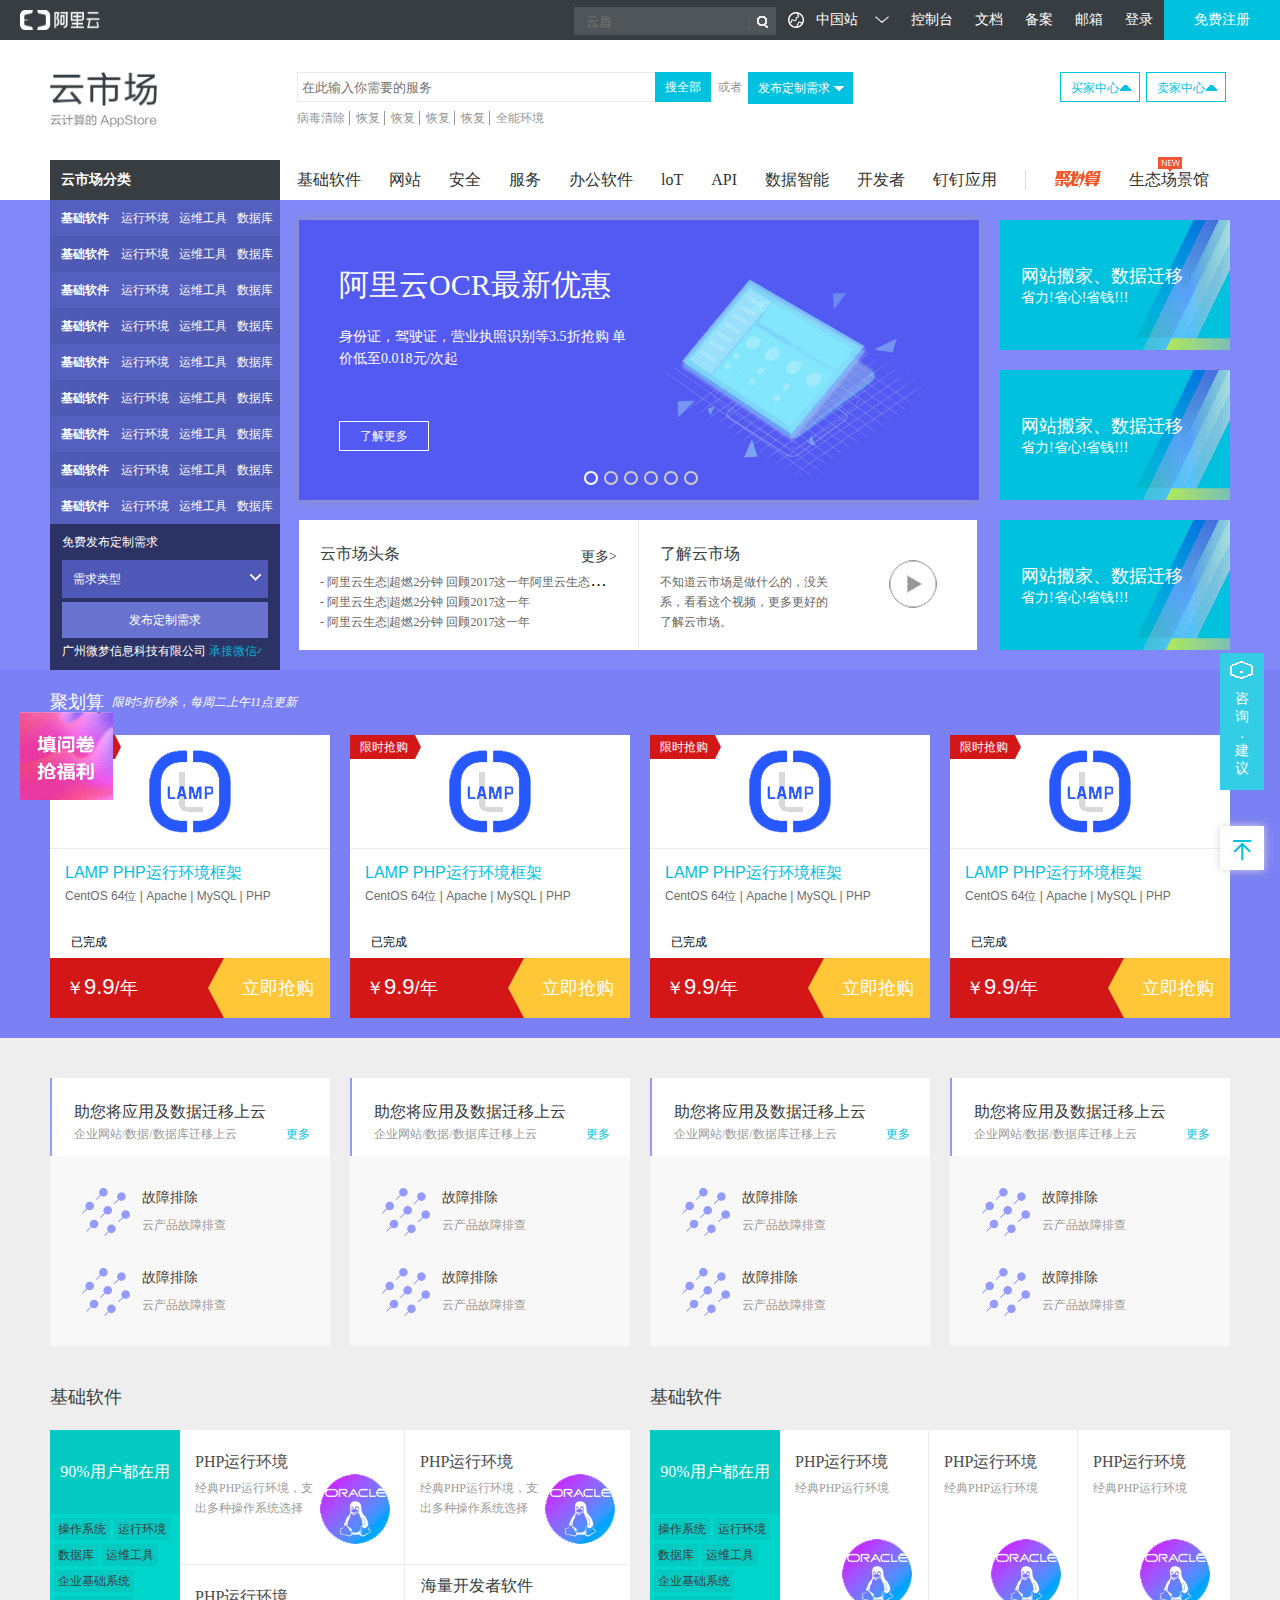
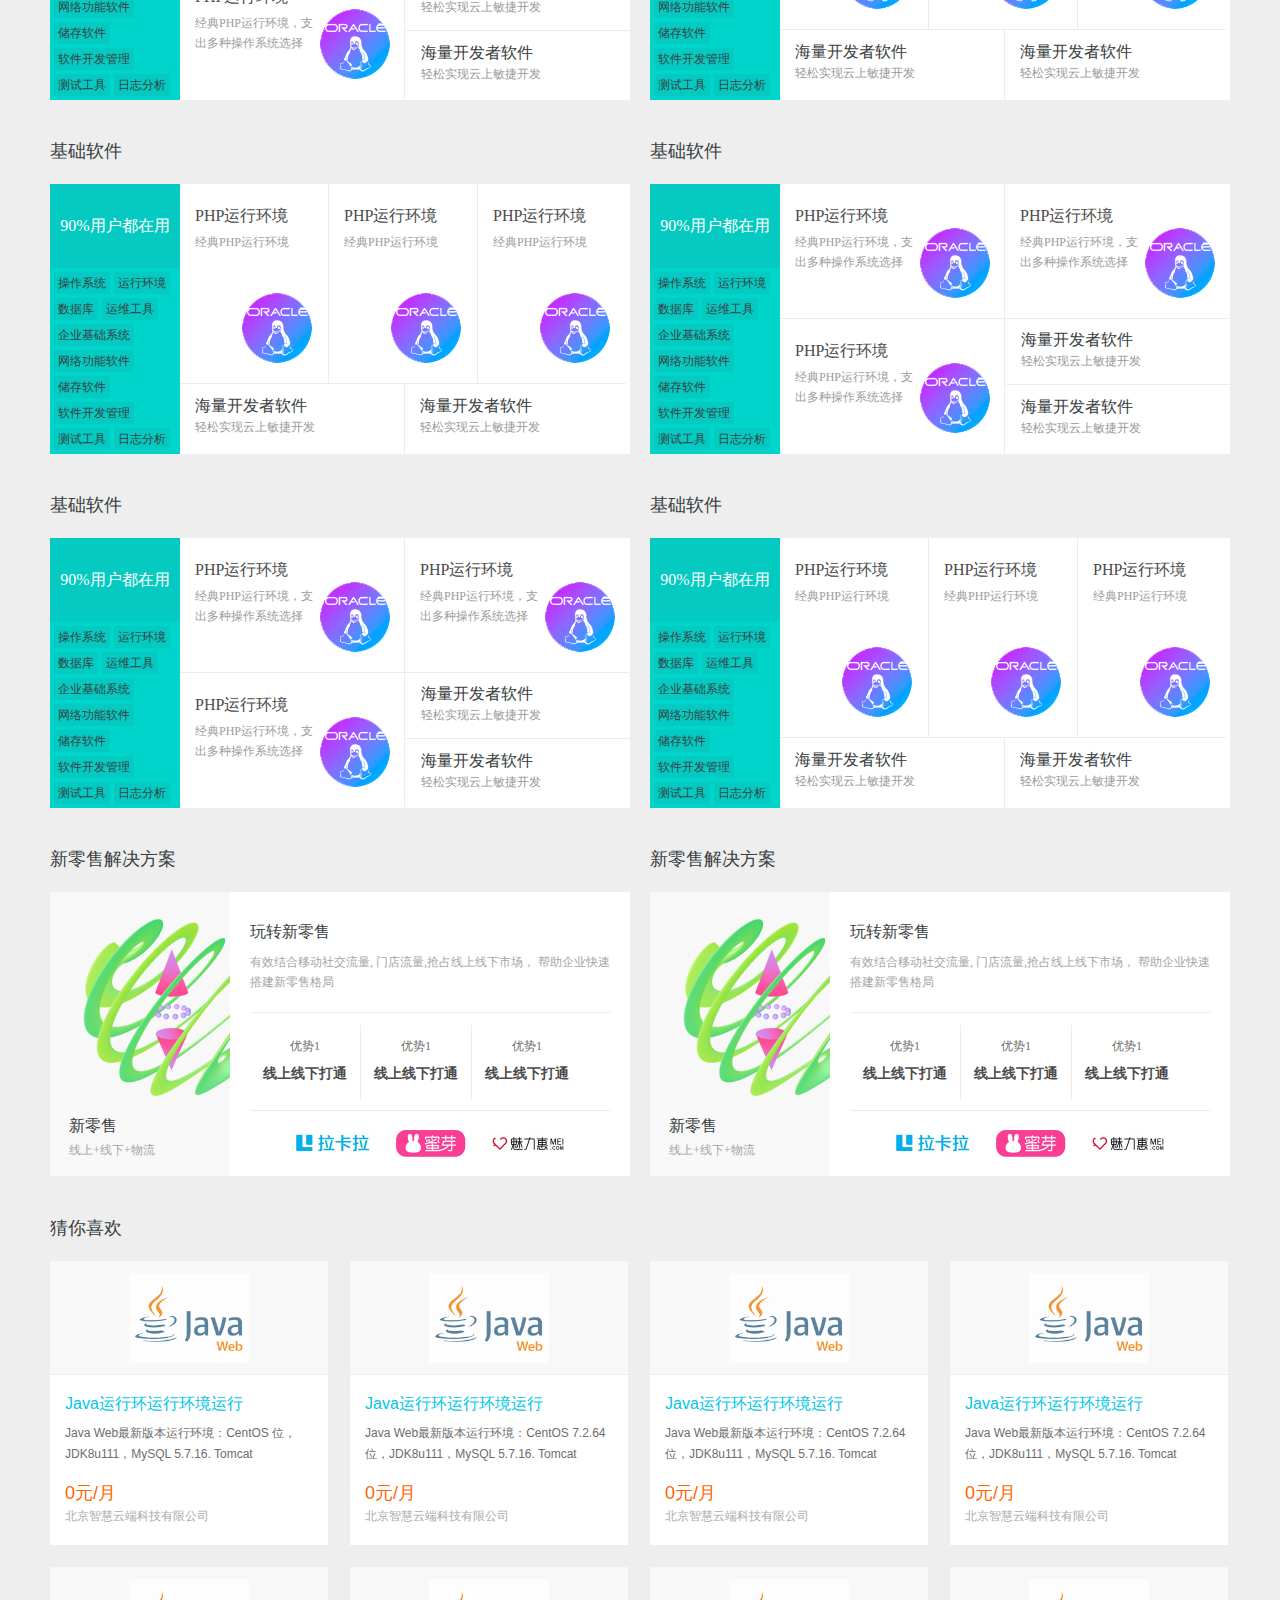
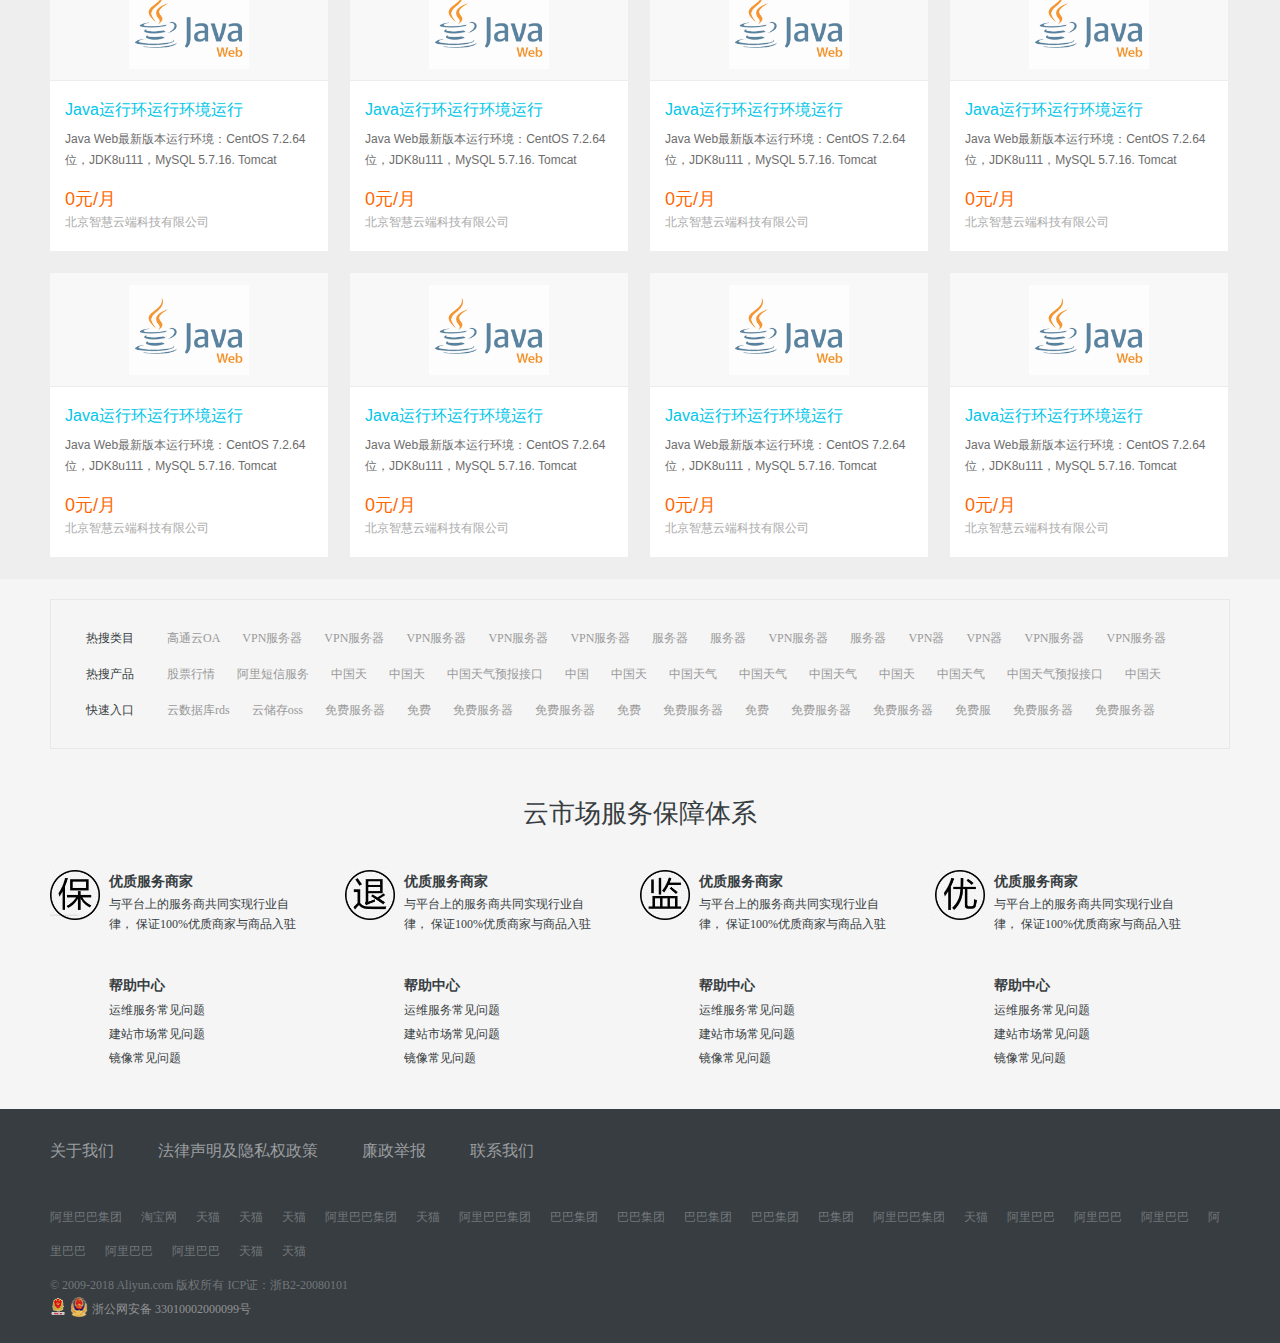
<file: cloudmarket.html>
<!DOCTYPE html>
<html lang="en">
<head>
    <meta charset="UTF-8">
    <title>云市场_镜像市场_软件商店_建站软件_服务器软件_API接口_应用市场 - 阿里云</title>
    <!--添加阿里云图片样式-->
    <link rel="shortcut icon" href="img/aliyuntite.ico">
    <!--清除默认样式-->
    <link rel="stylesheet" href="css/wrep.css">
    <!--清除浮动样式-->
    <link rel="stylesheet " href="css/clearfix.css">

    <link rel="stylesheet" href="css/cloudmarket.css">
</head>
<body>
<div id="box">
    <!--网站头部-->
    <header id="hder">
        <!--网站top头部-->
        <section class="hder-top clearfix">
            <a href="#">
                <!--/*阿里云logo图换字*/-->
                <div class="hder-topL">
                    <h1>阿里云logo</h1>
                    <img src="img/logo_z.gif">
                </div>
            </a>
            <!--/*右边导航条搜索条*/-->
            <div class="hder-topR clearfix">
                <div class="hder-topR-register"><a href="">免费注册</a></div>
                <!--/*nav导航栏*/-->
                <nav class="hder-topR-nav">
                    <a href="">登录</a>
                    <a href="">邮箱</a>
                    <a href="">备案</a>
                    <a href="">文档</a>
                    <a href="">控制台</a>
                </nav>
                <!--/*国家或者地区*/-->
                <div class="hder-topR-country">
                    <img src="img/top-ioc1.png">
                    <span>中国站</span>
                    <!--鼠标悬停中国站显示-->
                    <ul class="hder-topR-countryNumber">
                        <li>中国站</li>
                        <li>Intemational - English</li>
                        <li>Intemational - 简体中文</li>
                        <li>日本</li>
                    </ul>
                </div>
                <!--搜索框-->
                <form action="#" class="hder-topR-search">
                    <input class="in" type="search" placeholder="云盾">
                    <button type="submit"></button>
                </form>
            </div>
        </section>
        <!--网站con头部-->
        <section class="hder-con werpWidth clearfix borderBox">
            <!--云市场logo-->
            <div class="hder-conLogo">
               <a href="">
                   <img src="imgyun/top-con-yun-logo.jpg">
               </a>
            </div>
            <!--搜索框-->
            <div class="hder-conSearch">
                <div class="hder-conSearch-top">
                    <input type="search" placeholder="在此输入你需要的服务">
                    <button type="submit">搜全部</button>
                    <span>或者</span>
                    <div class="hder-conSearch-top-selce">
                        <span>发布定制需求</span>
                        <div class="hder-conSearch-top-selce-X">
                            <p>满足您的个性化需求，我们更懂你！</p>
                            <ul>
                                <li>
                                    <figure class="selce-X-fig">
                                        <img src="imgyun/top-sech2.png">
                                        <figcaption class="selce-X-figtion">
                                            <p>发布需求</p>
                                            <p>提交需求，快速获取方案</p>
                                        </figcaption>
                                    </figure>
                                </li>
                                <li>
                                    <figure class="selce-X-fig">
                                        <img src="imgyun/top-sech2.png">
                                        <figcaption class="selce-X-figtion">
                                            <p>发布需求</p>
                                            <p>提交需求，快速获取方案</p>
                                        </figcaption>
                                    </figure>
                                </li>
                                <li>
                                    <figure class="selce-X-fig">
                                        <img src="imgyun/top-sech2.png">
                                        <figcaption class="selce-X-figtion">
                                            <p>发布需求</p>
                                            <p>提交需求，快速获取方案</p>
                                        </figcaption>
                                    </figure>
                                </li>
                            </ul>
                            <a href="#">查看需求攻略</a>
                           <div class="but">
                              <a href="">发布需求</a>
                              <a href="">我的需求</a>
                           </div>
                        </div>
                    </div>
                    <div class="hder-conSearch-topR">
                        <a href="" class="noleftpadding">病毒清除</a>
                        <a href="">恢复</a>
                        <a href="">恢复</a>
                        <a href="">恢复</a>
                        <a href="">恢复</a>
                        <a href="" class="norightbgimg">全能环境</a>
                    </div>
                </div>
            </div>
            <!--右边下拉选框-->
            <div class="hder-conBuyer clearfix">
              <div class="hder-conBuyerL">
                  <span>买家中心</span>
                  <ul>
                      <li><a href="">未支付订单</a> </li>
                      <li><a href="">未支付订单</a> </li>
                      <li><a href="">未支付订单</a> </li>
                      <li><a href="">未支付订单</a> </li>
                  </ul>
              </div>
              <div class="hder-conBuyerR">
                  <span>卖家中心</span>
                  <ul>
                      <li><a href="">未支付订单</a> </li>
                      <li><a href="">未支付订单</a> </li>
                      <li><a href="">未支付订单</a> </li>
                      <li><a href="">未支付订单</a> </li>
                  </ul>
              </div>
            </div>
            <div class="hder-conNav">
                <section class="hder-conNav-com ">
                    <!--导航栏-->
                    <div class="hder-bomR-top">
                        <ul class="clearfix">
                            <li><a href="">基础软件</a> </li>
                            <li><a href="">网站</a> </li>
                            <li><a href="">安全</a> </li>
                            <li><a href="">服务</a> </li>
                            <li><a href="">办公软件</a> </li>
                            <li><a href="">loT</a> </li>
                            <li><a href="">API</a> </li>
                            <li><a href="">数据智能</a> </li>
                            <li><a href="">开发者</a> </li>
                            <li><a href="">钉钉应用</a> </li>
                            <li><a href=""><img src="imgyun/2.jpg"></a> </li>
                            <li><a href=""><img src="imgyun/jhs.jpg"></a> </li>
                            <li><a href="">生态场景馆</a><img src="imgyun/new.png"></li>
                        </ul>
                    </div>
                </section>
            </div>
        </section>
        <!--网站bom头部-->
      <div class="hder-bomhder">
          <nav class="hder-bom werpWidth clearfix borderBox">
              <!--云市场分类-->
              <div class="hder-bomL">
                  <h2>云市场分类</h2>
                  <ul>
                      <li>
                          <dl class="clearfix">
                              <dt><a href="">基础软件</a></dt>
                              <dd><a href="">运行环境</a></dd>
                              <dd><a href="">运维工具</a></dd>
                              <dd><a href="">数据库</a></dd>
                          </dl>
                          <div class="hder-bomL-display clearfix werpWidth">
                              <ul class="hder-bomL-display-L clearfix">
                                  <li>
                                      <dl class="clearfix">
                                          <dt><a href="#">热门推荐</a> </dt>
                                          <dd><a href="#" class="colorstyle">快递查询</a> </dd>
                                          <dd><a href="#">实时数据大屏</a> </dd>
                                          <dd><a href="#">天气预报</a> </dd>
                                          <dd><a href="#" class="colorstyle">通信服务</a> </dd>
                                      </dl>
                                  </li>
                                  <li>
                                      <dl class="clearfix">
                                          <dt><a href="#">热门推荐</a> </dt>
                                          <dd><a href="#" class="colorstyle">快递查询</a> </dd>
                                          <dd><a href="#">实时数据大屏</a> </dd>
                                          <dd><a href="#">天气预报</a> </dd>
                                          <dd><a href="#" class="colorstyle">通信服务</a> </dd>
                                      </dl>
                                  </li>
                                  <li>
                                      <dl class="clearfix">
                                          <dt><a href="#">热门推荐</a> </dt>
                                          <dd><a href="#" class="colorstyle">快递查询</a> </dd>
                                          <dd><a href="#">实时数据大屏</a> </dd>
                                          <dd><a href="#">天气预报</a> </dd>
                                          <dd><a href="#" class="colorstyle">通信服务</a> </dd>
                                      </dl>
                                  </li>
                                  <li>
                                      <dl class="clearfix">
                                          <dt><a href="#">热门推荐</a> </dt>
                                          <dd><a href="#" class="colorstyle">快递查询</a> </dd>
                                          <dd><a href="#">实时数据大屏</a> </dd>
                                          <dd><a href="#">天气预报</a> </dd>
                                          <dd><a href="#" class="colorstyle">通信服务</a> </dd>
                                      </dl>
                                  </li>
                                  <li>
                                      <dl class="clearfix">
                                          <dt><a href="#">热门推荐</a> </dt>
                                          <dd><a href="#" class="colorstyle">快递查询</a> </dd>
                                          <dd><a href="#">实时数据大屏</a> </dd>
                                          <dd><a href="#">天气预报</a> </dd>
                                          <dd><a href="#" class="colorstyle">通信服务</a> </dd>
                                      </dl>
                                  </li>
                                  <li>
                                      <dl class="clearfix">
                                          <dt><a href="#">热门推荐</a> </dt>
                                          <dd><a href="#" class="colorstyle">快递查询</a> </dd>
                                          <dd><a href="#">实时数据大屏</a> </dd>
                                          <dd><a href="#">天气预报</a> </dd>
                                          <dd><a href="#" class="colorstyle">通信服务</a> </dd>
                                      </dl>
                                  </li>
                              </ul>
                              <ul class="hder-bomL-display-R clearfix">
                                  <li>
                                      <h2><a href="#">全国车辆交通违章查询</a> </h2>
                                      <span>提供全国省市违章接口</span>
                                  </li>
                                  <li>
                                      <h2><a href="#">全国车辆交通违章查询</a> </h2>
                                      <span>提供全国省市违章接口</span>
                                  </li>
                                  <li>
                                      <h2><a href="#">全国车辆交通违章查询</a> </h2>
                                      <span>提供全国省市违章接口</span>
                                  </li>
                              </ul>
                          </div>
                      </li>
                      <li>
                          <dl class="clearfix">
                              <dt><a href="">基础软件</a></dt>
                              <dd><a href="">运行环境</a></dd>
                              <dd><a href="">运维工具</a></dd>
                              <dd><a href="">数据库</a></dd>
                          </dl>
                          <div class="hder-bomL-display clearfix werpWidth">
                              <ul class="hder-bomL-display-L clearfix">
                                  <li>
                                      <dl class="clearfix">
                                          <dt><a href="#">热门推荐</a> </dt>
                                          <dd><a href="#" class="colorstyle">快递查询</a> </dd>
                                          <dd><a href="#">实时数据大屏</a> </dd>
                                          <dd><a href="#">天气预报</a> </dd>
                                          <dd><a href="#" class="colorstyle">通信服务</a> </dd>
                                      </dl>
                                  </li>
                                  <li>
                                      <dl class="clearfix">
                                          <dt><a href="#">热门推荐</a> </dt>
                                          <dd><a href="#" class="colorstyle">快递查询</a> </dd>
                                          <dd><a href="#">实时数据大屏</a> </dd>
                                          <dd><a href="#">天气预报</a> </dd>
                                          <dd><a href="#" class="colorstyle">通信服务</a> </dd>
                                      </dl>
                                  </li>
                                  <li>
                                      <dl class="clearfix">
                                          <dt><a href="#">热门推荐</a> </dt>
                                          <dd><a href="#" class="colorstyle">快递查询</a> </dd>
                                          <dd><a href="#">实时数据大屏</a> </dd>
                                          <dd><a href="#">天气预报</a> </dd>
                                          <dd><a href="#" class="colorstyle">通信服务</a> </dd>
                                      </dl>
                                  </li>
                                  <li>
                                      <dl class="clearfix">
                                          <dt><a href="#">热门推荐</a> </dt>
                                          <dd><a href="#" class="colorstyle">快递查询</a> </dd>
                                          <dd><a href="#">实时数据大屏</a> </dd>
                                          <dd><a href="#">天气预报</a> </dd>
                                          <dd><a href="#" class="colorstyle">通信服务</a> </dd>
                                      </dl>
                                  </li>
                                  <li>
                                      <dl class="clearfix">
                                          <dt><a href="#">热门推荐</a> </dt>
                                          <dd><a href="#" class="colorstyle">快递查询</a> </dd>
                                          <dd><a href="#">实时数据大屏</a> </dd>
                                          <dd><a href="#">天气预报</a> </dd>
                                          <dd><a href="#" class="colorstyle">通信服务</a> </dd>
                                      </dl>
                                  </li>
                                  <li>
                                      <dl class="clearfix">
                                          <dt><a href="#">热门推荐</a> </dt>
                                          <dd><a href="#" class="colorstyle">快递查询</a> </dd>
                                          <dd><a href="#">实时数据大屏</a> </dd>
                                          <dd><a href="#">天气预报</a> </dd>
                                          <dd><a href="#" class="colorstyle">通信服务</a> </dd>
                                      </dl>
                                  </li>
                              </ul>
                              <ul class="hder-bomL-display-R clearfix">
                                  <li>
                                      <h2><a href="#">全国车辆交通违章查询</a> </h2>
                                      <span>提供全国省市违章接口</span>
                                  </li>
                                  <li>
                                      <h2><a href="#">全国车辆交通违章查询</a> </h2>
                                      <span>提供全国省市违章接口</span>
                                  </li>
                                  <li>
                                      <h2><a href="#">全国车辆交通违章查询</a> </h2>
                                      <span>提供全国省市违章接口</span>
                                  </li>
                              </ul>
                          </div>
                      </li>
                      <li>
                          <dl class="clearfix">
                              <dt><a href="">基础软件</a></dt>
                              <dd><a href="">运行环境</a></dd>
                              <dd><a href="">运维工具</a></dd>
                              <dd><a href="">数据库</a></dd>
                          </dl>
                          <div class="hder-bomL-display clearfix werpWidth">
                              <ul class="hder-bomL-display-L clearfix">
                                  <li>
                                      <dl class="clearfix">
                                          <dt><a href="#">热门推荐</a> </dt>
                                          <dd><a href="#" class="colorstyle">快递查询</a> </dd>
                                          <dd><a href="#">实时数据大屏</a> </dd>
                                          <dd><a href="#">天气预报</a> </dd>
                                          <dd><a href="#" class="colorstyle">通信服务</a> </dd>
                                      </dl>
                                  </li>
                                  <li>
                                      <dl class="clearfix">
                                          <dt><a href="#">热门推荐</a> </dt>
                                          <dd><a href="#" class="colorstyle">快递查询</a> </dd>
                                          <dd><a href="#">实时数据大屏</a> </dd>
                                          <dd><a href="#">天气预报</a> </dd>
                                          <dd><a href="#" class="colorstyle">通信服务</a> </dd>
                                      </dl>
                                  </li>
                                  <li>
                                      <dl class="clearfix">
                                          <dt><a href="#">热门推荐</a> </dt>
                                          <dd><a href="#" class="colorstyle">快递查询</a> </dd>
                                          <dd><a href="#">实时数据大屏</a> </dd>
                                          <dd><a href="#">天气预报</a> </dd>
                                          <dd><a href="#" class="colorstyle">通信服务</a> </dd>
                                      </dl>
                                  </li>
                                  <li>
                                      <dl class="clearfix">
                                          <dt><a href="#">热门推荐</a> </dt>
                                          <dd><a href="#" class="colorstyle">快递查询</a> </dd>
                                          <dd><a href="#">实时数据大屏</a> </dd>
                                          <dd><a href="#">天气预报</a> </dd>
                                          <dd><a href="#" class="colorstyle">通信服务</a> </dd>
                                      </dl>
                                  </li>
                                  <li>
                                      <dl class="clearfix">
                                          <dt><a href="#">热门推荐</a> </dt>
                                          <dd><a href="#" class="colorstyle">快递查询</a> </dd>
                                          <dd><a href="#">实时数据大屏</a> </dd>
                                          <dd><a href="#">天气预报</a> </dd>
                                          <dd><a href="#" class="colorstyle">通信服务</a> </dd>
                                      </dl>
                                  </li>
                                  <li>
                                      <dl class="clearfix">
                                          <dt><a href="#">热门推荐</a> </dt>
                                          <dd><a href="#" class="colorstyle">快递查询</a> </dd>
                                          <dd><a href="#">实时数据大屏</a> </dd>
                                          <dd><a href="#">天气预报</a> </dd>
                                          <dd><a href="#" class="colorstyle">通信服务</a> </dd>
                                      </dl>
                                  </li>
                              </ul>
                              <ul class="hder-bomL-display-R clearfix">
                                  <li>
                                      <h2><a href="#">全国车辆交通违章查询</a> </h2>
                                      <span>提供全国省市违章接口</span>
                                  </li>
                                  <li>
                                      <h2><a href="#">全国车辆交通违章查询</a> </h2>
                                      <span>提供全国省市违章接口</span>
                                  </li>
                                  <li>
                                      <h2><a href="#">全国车辆交通违章查询</a> </h2>
                                      <span>提供全国省市违章接口</span>
                                  </li>
                              </ul>
                          </div>
                      </li>
                      <li>
                          <dl class="clearfix">
                              <dt><a href="">基础软件</a></dt>
                              <dd><a href="">运行环境</a></dd>
                              <dd><a href="">运维工具</a></dd>
                              <dd><a href="">数据库</a></dd>
                          </dl>
                          <div class="hder-bomL-display clearfix werpWidth">
                              <ul class="hder-bomL-display-L clearfix">
                                  <li>
                                      <dl class="clearfix">
                                          <dt><a href="#">热门推荐</a> </dt>
                                          <dd><a href="#" class="colorstyle">快递查询</a> </dd>
                                          <dd><a href="#">实时数据大屏</a> </dd>
                                          <dd><a href="#">天气预报</a> </dd>
                                          <dd><a href="#" class="colorstyle">通信服务</a> </dd>
                                      </dl>
                                  </li>
                                  <li>
                                      <dl class="clearfix">
                                          <dt><a href="#">热门推荐</a> </dt>
                                          <dd><a href="#" class="colorstyle">快递查询</a> </dd>
                                          <dd><a href="#">实时数据大屏</a> </dd>
                                          <dd><a href="#">天气预报</a> </dd>
                                          <dd><a href="#" class="colorstyle">通信服务</a> </dd>
                                      </dl>
                                  </li>
                                  <li>
                                      <dl class="clearfix">
                                          <dt><a href="#">热门推荐</a> </dt>
                                          <dd><a href="#" class="colorstyle">快递查询</a> </dd>
                                          <dd><a href="#">实时数据大屏</a> </dd>
                                          <dd><a href="#">天气预报</a> </dd>
                                          <dd><a href="#" class="colorstyle">通信服务</a> </dd>
                                      </dl>
                                  </li>
                                  <li>
                                      <dl class="clearfix">
                                          <dt><a href="#">热门推荐</a> </dt>
                                          <dd><a href="#" class="colorstyle">快递查询</a> </dd>
                                          <dd><a href="#">实时数据大屏</a> </dd>
                                          <dd><a href="#">天气预报</a> </dd>
                                          <dd><a href="#" class="colorstyle">通信服务</a> </dd>
                                      </dl>
                                  </li>
                                  <li>
                                      <dl class="clearfix">
                                          <dt><a href="#">热门推荐</a> </dt>
                                          <dd><a href="#" class="colorstyle">快递查询</a> </dd>
                                          <dd><a href="#">实时数据大屏</a> </dd>
                                          <dd><a href="#">天气预报</a> </dd>
                                          <dd><a href="#" class="colorstyle">通信服务</a> </dd>
                                      </dl>
                                  </li>
                                  <li>
                                      <dl class="clearfix">
                                          <dt><a href="#">热门推荐</a> </dt>
                                          <dd><a href="#" class="colorstyle">快递查询</a> </dd>
                                          <dd><a href="#">实时数据大屏</a> </dd>
                                          <dd><a href="#">天气预报</a> </dd>
                                          <dd><a href="#" class="colorstyle">通信服务</a> </dd>
                                      </dl>
                                  </li>
                              </ul>
                              <ul class="hder-bomL-display-R clearfix">
                                  <li>
                                      <h2><a href="#">全国车辆交通违章查询</a> </h2>
                                      <span>提供全国省市违章接口</span>
                                  </li>
                                  <li>
                                      <h2><a href="#">全国车辆交通违章查询</a> </h2>
                                      <span>提供全国省市违章接口</span>
                                  </li>
                                  <li>
                                      <h2><a href="#">全国车辆交通违章查询</a> </h2>
                                      <span>提供全国省市违章接口</span>
                                  </li>
                              </ul>
                          </div>
                      </li>
                      <li>
                          <dl class="clearfix">
                              <dt><a href="">基础软件</a></dt>
                              <dd><a href="">运行环境</a></dd>
                              <dd><a href="">运维工具</a></dd>
                              <dd><a href="">数据库</a></dd>
                          </dl>
                          <div class="hder-bomL-display clearfix werpWidth">
                              <ul class="hder-bomL-display-L clearfix">
                                  <li>
                                      <dl class="clearfix">
                                          <dt><a href="#">热门推荐</a> </dt>
                                          <dd><a href="#" class="colorstyle">快递查询</a> </dd>
                                          <dd><a href="#">实时数据大屏</a> </dd>
                                          <dd><a href="#">天气预报</a> </dd>
                                          <dd><a href="#" class="colorstyle">通信服务</a> </dd>
                                      </dl>
                                  </li>
                                  <li>
                                      <dl class="clearfix">
                                          <dt><a href="#">热门推荐</a> </dt>
                                          <dd><a href="#" class="colorstyle">快递查询</a> </dd>
                                          <dd><a href="#">实时数据大屏</a> </dd>
                                          <dd><a href="#">天气预报</a> </dd>
                                          <dd><a href="#" class="colorstyle">通信服务</a> </dd>
                                      </dl>
                                  </li>
                                  <li>
                                      <dl class="clearfix">
                                          <dt><a href="#">热门推荐</a> </dt>
                                          <dd><a href="#" class="colorstyle">快递查询</a> </dd>
                                          <dd><a href="#">实时数据大屏</a> </dd>
                                          <dd><a href="#">天气预报</a> </dd>
                                          <dd><a href="#" class="colorstyle">通信服务</a> </dd>
                                      </dl>
                                  </li>
                                  <li>
                                      <dl class="clearfix">
                                          <dt><a href="#">热门推荐</a> </dt>
                                          <dd><a href="#" class="colorstyle">快递查询</a> </dd>
                                          <dd><a href="#">实时数据大屏</a> </dd>
                                          <dd><a href="#">天气预报</a> </dd>
                                          <dd><a href="#" class="colorstyle">通信服务</a> </dd>
                                      </dl>
                                  </li>
                                  <li>
                                      <dl class="clearfix">
                                          <dt><a href="#">热门推荐</a> </dt>
                                          <dd><a href="#" class="colorstyle">快递查询</a> </dd>
                                          <dd><a href="#">实时数据大屏</a> </dd>
                                          <dd><a href="#">天气预报</a> </dd>
                                          <dd><a href="#" class="colorstyle">通信服务</a> </dd>
                                      </dl>
                                  </li>
                                  <li>
                                      <dl class="clearfix">
                                          <dt><a href="#">热门推荐</a> </dt>
                                          <dd><a href="#" class="colorstyle">快递查询</a> </dd>
                                          <dd><a href="#">实时数据大屏</a> </dd>
                                          <dd><a href="#">天气预报</a> </dd>
                                          <dd><a href="#" class="colorstyle">通信服务</a> </dd>
                                      </dl>
                                  </li>
                              </ul>
                              <ul class="hder-bomL-display-R clearfix">
                                  <li>
                                      <h2><a href="#">全国车辆交通违章查询</a> </h2>
                                      <span>提供全国省市违章接口</span>
                                  </li>
                                  <li>
                                      <h2><a href="#">全国车辆交通违章查询</a> </h2>
                                      <span>提供全国省市违章接口</span>
                                  </li>
                                  <li>
                                      <h2><a href="#">全国车辆交通违章查询</a> </h2>
                                      <span>提供全国省市违章接口</span>
                                  </li>
                              </ul>
                          </div>
                      </li>
                      <li>
                          <dl class="clearfix">
                              <dt><a href="">基础软件</a></dt>
                              <dd><a href="">运行环境</a></dd>
                              <dd><a href="">运维工具</a></dd>
                              <dd><a href="">数据库</a></dd>
                          </dl>
                          <div class="hder-bomL-display clearfix werpWidth">
                              <ul class="hder-bomL-display-L clearfix">
                                  <li>
                                      <dl class="clearfix">
                                          <dt><a href="#">热门推荐</a> </dt>
                                          <dd><a href="#" class="colorstyle">快递查询</a> </dd>
                                          <dd><a href="#">实时数据大屏</a> </dd>
                                          <dd><a href="#">天气预报</a> </dd>
                                          <dd><a href="#" class="colorstyle">通信服务</a> </dd>
                                      </dl>
                                  </li>
                                  <li>
                                      <dl class="clearfix">
                                          <dt><a href="#">热门推荐</a> </dt>
                                          <dd><a href="#" class="colorstyle">快递查询</a> </dd>
                                          <dd><a href="#">实时数据大屏</a> </dd>
                                          <dd><a href="#">天气预报</a> </dd>
                                          <dd><a href="#" class="colorstyle">通信服务</a> </dd>
                                      </dl>
                                  </li>
                                  <li>
                                      <dl class="clearfix">
                                          <dt><a href="#">热门推荐</a> </dt>
                                          <dd><a href="#" class="colorstyle">快递查询</a> </dd>
                                          <dd><a href="#">实时数据大屏</a> </dd>
                                          <dd><a href="#">天气预报</a> </dd>
                                          <dd><a href="#" class="colorstyle">通信服务</a> </dd>
                                      </dl>
                                  </li>
                                  <li>
                                      <dl class="clearfix">
                                          <dt><a href="#">热门推荐</a> </dt>
                                          <dd><a href="#" class="colorstyle">快递查询</a> </dd>
                                          <dd><a href="#">实时数据大屏</a> </dd>
                                          <dd><a href="#">天气预报</a> </dd>
                                          <dd><a href="#" class="colorstyle">通信服务</a> </dd>
                                      </dl>
                                  </li>
                                  <li>
                                      <dl class="clearfix">
                                          <dt><a href="#">热门推荐</a> </dt>
                                          <dd><a href="#" class="colorstyle">快递查询</a> </dd>
                                          <dd><a href="#">实时数据大屏</a> </dd>
                                          <dd><a href="#">天气预报</a> </dd>
                                          <dd><a href="#" class="colorstyle">通信服务</a> </dd>
                                      </dl>
                                  </li>
                                  <li>
                                      <dl class="clearfix">
                                          <dt><a href="#">热门推荐</a> </dt>
                                          <dd><a href="#" class="colorstyle">快递查询</a> </dd>
                                          <dd><a href="#">实时数据大屏</a> </dd>
                                          <dd><a href="#">天气预报</a> </dd>
                                          <dd><a href="#" class="colorstyle">通信服务</a> </dd>
                                      </dl>
                                  </li>
                              </ul>
                              <ul class="hder-bomL-display-R clearfix">
                                  <li>
                                      <h2><a href="#">全国车辆交通违章查询</a> </h2>
                                      <span>提供全国省市违章接口</span>
                                  </li>
                                  <li>
                                      <h2><a href="#">全国车辆交通违章查询</a> </h2>
                                      <span>提供全国省市违章接口</span>
                                  </li>
                                  <li>
                                      <h2><a href="#">全国车辆交通违章查询</a> </h2>
                                      <span>提供全国省市违章接口</span>
                                  </li>
                              </ul>
                          </div>
                      </li>
                      <li>
                          <dl class="clearfix">
                              <dt><a href="">基础软件</a></dt>
                              <dd><a href="">运行环境</a></dd>
                              <dd><a href="">运维工具</a></dd>
                              <dd><a href="">数据库</a></dd>
                          </dl>
                          <div class="hder-bomL-display clearfix werpWidth">
                              <ul class="hder-bomL-display-L clearfix">
                                  <li>
                                      <dl class="clearfix">
                                          <dt><a href="#">热门推荐</a> </dt>
                                          <dd><a href="#" class="colorstyle">快递查询</a> </dd>
                                          <dd><a href="#">实时数据大屏</a> </dd>
                                          <dd><a href="#">天气预报</a> </dd>
                                          <dd><a href="#" class="colorstyle">通信服务</a> </dd>
                                      </dl>
                                  </li>
                                  <li>
                                      <dl class="clearfix">
                                          <dt><a href="#">热门推荐</a> </dt>
                                          <dd><a href="#" class="colorstyle">快递查询</a> </dd>
                                          <dd><a href="#">实时数据大屏</a> </dd>
                                          <dd><a href="#">天气预报</a> </dd>
                                          <dd><a href="#" class="colorstyle">通信服务</a> </dd>
                                      </dl>
                                  </li>
                                  <li>
                                      <dl class="clearfix">
                                          <dt><a href="#">热门推荐</a> </dt>
                                          <dd><a href="#" class="colorstyle">快递查询</a> </dd>
                                          <dd><a href="#">实时数据大屏</a> </dd>
                                          <dd><a href="#">天气预报</a> </dd>
                                          <dd><a href="#" class="colorstyle">通信服务</a> </dd>
                                      </dl>
                                  </li>
                                  <li>
                                      <dl class="clearfix">
                                          <dt><a href="#">热门推荐</a> </dt>
                                          <dd><a href="#" class="colorstyle">快递查询</a> </dd>
                                          <dd><a href="#">实时数据大屏</a> </dd>
                                          <dd><a href="#">天气预报</a> </dd>
                                          <dd><a href="#" class="colorstyle">通信服务</a> </dd>
                                      </dl>
                                  </li>
                                  <li>
                                      <dl class="clearfix">
                                          <dt><a href="#">热门推荐</a> </dt>
                                          <dd><a href="#" class="colorstyle">快递查询</a> </dd>
                                          <dd><a href="#">实时数据大屏</a> </dd>
                                          <dd><a href="#">天气预报</a> </dd>
                                          <dd><a href="#" class="colorstyle">通信服务</a> </dd>
                                      </dl>
                                  </li>
                                  <li>
                                      <dl class="clearfix">
                                          <dt><a href="#">热门推荐</a> </dt>
                                          <dd><a href="#" class="colorstyle">快递查询</a> </dd>
                                          <dd><a href="#">实时数据大屏</a> </dd>
                                          <dd><a href="#">天气预报</a> </dd>
                                          <dd><a href="#" class="colorstyle">通信服务</a> </dd>
                                      </dl>
                                  </li>
                              </ul>
                              <ul class="hder-bomL-display-R clearfix">
                                  <li>
                                      <h2><a href="#">全国车辆交通违章查询</a> </h2>
                                      <span>提供全国省市违章接口</span>
                                  </li>
                                  <li>
                                      <h2><a href="#">全国车辆交通违章查询</a> </h2>
                                      <span>提供全国省市违章接口</span>
                                  </li>
                                  <li>
                                      <h2><a href="#">全国车辆交通违章查询</a> </h2>
                                      <span>提供全国省市违章接口</span>
                                  </li>
                              </ul>
                          </div>
                      </li>
                      <li>
                          <dl class="clearfix">
                              <dt><a href="">基础软件</a></dt>
                              <dd><a href="">运行环境</a></dd>
                              <dd><a href="">运维工具</a></dd>
                              <dd><a href="">数据库</a></dd>
                          </dl>
                          <div class="hder-bomL-display clearfix werpWidth">
                              <ul class="hder-bomL-display-L clearfix">
                                  <li>
                                      <dl class="clearfix">
                                          <dt><a href="#">热门推荐</a> </dt>
                                          <dd><a href="#" class="colorstyle">快递查询</a> </dd>
                                          <dd><a href="#">实时数据大屏</a> </dd>
                                          <dd><a href="#">天气预报</a> </dd>
                                          <dd><a href="#" class="colorstyle">通信服务</a> </dd>
                                      </dl>
                                  </li>
                                  <li>
                                      <dl class="clearfix">
                                          <dt><a href="#">热门推荐</a> </dt>
                                          <dd><a href="#" class="colorstyle">快递查询</a> </dd>
                                          <dd><a href="#">实时数据大屏</a> </dd>
                                          <dd><a href="#">天气预报</a> </dd>
                                          <dd><a href="#" class="colorstyle">通信服务</a> </dd>
                                      </dl>
                                  </li>
                                  <li>
                                      <dl class="clearfix">
                                          <dt><a href="#">热门推荐</a> </dt>
                                          <dd><a href="#" class="colorstyle">快递查询</a> </dd>
                                          <dd><a href="#">实时数据大屏</a> </dd>
                                          <dd><a href="#">天气预报</a> </dd>
                                          <dd><a href="#" class="colorstyle">通信服务</a> </dd>
                                      </dl>
                                  </li>
                                  <li>
                                      <dl class="clearfix">
                                          <dt><a href="#">热门推荐</a> </dt>
                                          <dd><a href="#" class="colorstyle">快递查询</a> </dd>
                                          <dd><a href="#">实时数据大屏</a> </dd>
                                          <dd><a href="#">天气预报</a> </dd>
                                          <dd><a href="#" class="colorstyle">通信服务</a> </dd>
                                      </dl>
                                  </li>
                                  <li>
                                      <dl class="clearfix">
                                          <dt><a href="#">热门推荐</a> </dt>
                                          <dd><a href="#" class="colorstyle">快递查询</a> </dd>
                                          <dd><a href="#">实时数据大屏</a> </dd>
                                          <dd><a href="#">天气预报</a> </dd>
                                          <dd><a href="#" class="colorstyle">通信服务</a> </dd>
                                      </dl>
                                  </li>
                                  <li>
                                      <dl class="clearfix">
                                          <dt><a href="#">热门推荐</a> </dt>
                                          <dd><a href="#" class="colorstyle">快递查询</a> </dd>
                                          <dd><a href="#">实时数据大屏</a> </dd>
                                          <dd><a href="#">天气预报</a> </dd>
                                          <dd><a href="#" class="colorstyle">通信服务</a> </dd>
                                      </dl>
                                  </li>
                              </ul>
                              <ul class="hder-bomL-display-R clearfix">
                                  <li>
                                      <h2><a href="#">全国车辆交通违章查询</a> </h2>
                                      <span>提供全国省市违章接口</span>
                                  </li>
                                  <li>
                                      <h2><a href="#">全国车辆交通违章查询</a> </h2>
                                      <span>提供全国省市违章接口</span>
                                  </li>
                                  <li>
                                      <h2><a href="#">全国车辆交通违章查询</a> </h2>
                                      <span>提供全国省市违章接口</span>
                                  </li>
                              </ul>
                          </div>
                      </li>
                      <li>
                          <dl class="clearfix">
                              <dt><a href="">基础软件</a></dt>
                              <dd><a href="">运行环境</a></dd>
                              <dd><a href="">运维工具</a></dd>
                              <dd><a href="">数据库</a></dd>
                          </dl>
                          <div class="hder-bomL-display clearfix werpWidth">
                              <ul class="hder-bomL-display-L clearfix">
                                  <li>
                                      <dl class="clearfix">
                                          <dt><a href="#">热门推荐</a> </dt>
                                          <dd><a href="#" class="colorstyle">快递查询</a> </dd>
                                          <dd><a href="#">实时数据大屏</a> </dd>
                                          <dd><a href="#">天气预报</a> </dd>
                                          <dd><a href="#" class="colorstyle">通信服务</a> </dd>
                                      </dl>
                                  </li>
                                  <li>
                                      <dl class="clearfix">
                                          <dt><a href="#">热门推荐</a> </dt>
                                          <dd><a href="#" class="colorstyle">快递查询</a> </dd>
                                          <dd><a href="#">实时数据大屏</a> </dd>
                                          <dd><a href="#">天气预报</a> </dd>
                                          <dd><a href="#" class="colorstyle">通信服务</a> </dd>
                                      </dl>
                                  </li>
                                  <li>
                                      <dl class="clearfix">
                                          <dt><a href="#">热门推荐</a> </dt>
                                          <dd><a href="#" class="colorstyle">快递查询</a> </dd>
                                          <dd><a href="#">实时数据大屏</a> </dd>
                                          <dd><a href="#">天气预报</a> </dd>
                                          <dd><a href="#" class="colorstyle">通信服务</a> </dd>
                                      </dl>
                                  </li>
                                  <li>
                                      <dl class="clearfix">
                                          <dt><a href="#">热门推荐</a> </dt>
                                          <dd><a href="#" class="colorstyle">快递查询</a> </dd>
                                          <dd><a href="#">实时数据大屏</a> </dd>
                                          <dd><a href="#">天气预报</a> </dd>
                                          <dd><a href="#" class="colorstyle">通信服务</a> </dd>
                                      </dl>
                                  </li>
                                  <li>
                                      <dl class="clearfix">
                                          <dt><a href="#">热门推荐</a> </dt>
                                          <dd><a href="#" class="colorstyle">快递查询</a> </dd>
                                          <dd><a href="#">实时数据大屏</a> </dd>
                                          <dd><a href="#">天气预报</a> </dd>
                                          <dd><a href="#" class="colorstyle">通信服务</a> </dd>
                                      </dl>
                                  </li>
                                  <li>
                                      <dl class="clearfix">
                                          <dt><a href="#">热门推荐</a> </dt>
                                          <dd><a href="#" class="colorstyle">快递查询</a> </dd>
                                          <dd><a href="#">实时数据大屏</a> </dd>
                                          <dd><a href="#">天气预报</a> </dd>
                                          <dd><a href="#" class="colorstyle">通信服务</a> </dd>
                                      </dl>
                                  </li>
                              </ul>
                              <ul class="hder-bomL-display-R clearfix">
                                  <li>
                                      <h2><a href="#">全国车辆交通违章查询</a> </h2>
                                      <span>提供全国省市违章接口</span>
                                  </li>
                                  <li>
                                      <h2><a href="#">全国车辆交通违章查询</a> </h2>
                                      <span>提供全国省市违章接口</span>
                                  </li>
                                  <li>
                                      <h2><a href="#">全国车辆交通违章查询</a> </h2>
                                      <span>提供全国省市违章接口</span>
                                  </li>
                              </ul>
                          </div>
                      </li>
                  </ul>
                  <div class="hder-bomL-C">
                      <h3>免费发布定制需求</h3>
                      <div class="hder-bomL-Crad1">
                          <span>需求类型</span>
                      </div>
                      <div class="hder-bomL-Crad2">
                          <a href="">发布定制需求</a>
                      </div>
                      <!--/*动画播放*/-->
                      <div class="hder-bomL-C-tran">
                          <p>
                              <span>广州微梦信息科技有限公司</span>
                              <span>承接微信小程序类需求</span>
                              <span>122***@qq.com</span>
                              <span>发布企业展示类需求</span>
                              <span>赵锐7109009***</span>
                              <span>发布电商系统类需求</span>
                              <a href="#">微笑超哥哥</a>
                              <span>wenky_l***</span>
                              <span>发布微信小程序类需求</span>
                              <span>b2b***@aliyun.com</span>
                              <span>发布手机网站类需求</span>
                              <span>hi3***@aliyun.com</span>
                              <span>发布定点推广类需求</span>
                              <a href="#">可爱超哥哥</a>
                              <span>迅美网络科技有限***</span>
                              <span>发布电子商务类需求</span>
                              <span>826***@qq.com</span>
                              <span>发布企业展示类需求</span>
                              <a href="#">害羞超哥哥</a>
                              <span>135745598***</span>
                              <span>发布手机网站类需求</span>
                              <span>欢迎来电...</span>
                          </p>
                      </div>
                  </div>
              </div>
              <div class="hder-bomR borderBox">
                  <!--&lt;!&ndash;导航栏&ndash;&gt;-->
                  <!--<div class="hder-bomR-top">-->
                  <!--<ul class="clearfix">-->
                  <!--<li><a href="">基础软件</a> </li>-->
                  <!--<li><a href="">网站</a> </li>-->
                  <!--<li><a href="">安全</a> </li>-->
                  <!--<li><a href="">服务</a> </li>-->
                  <!--<li><a href="">办公软件</a> </li>-->
                  <!--<li><a href="">loT</a> </li>-->
                  <!--<li><a href="">API</a> </li>-->
                  <!--<li><a href="">数据智能</a> </li>-->
                  <!--<li><a href="">开发者</a> </li>-->
                  <!--<li><a href="">钉钉应用</a> </li>-->
                  <!--<li><a href=""><img src="imgyun/2.jpg"></a> </li>-->
                  <!--<li><a href=""><img src="imgyun/jhs.jpg"></a> </li>-->
                  <!--<li><a href="">生态场景馆</a><img src="imgyun/new.png"></li>-->
                  <!--</ul>-->
                  <!--</div>-->
                  <div class="hder-bomR-bom clearfix">
                      <div class="hder-bomR-bomL borderBox">
                          <!--轮播图 ok-->
                          <div class="hder-bomR-bomL-img">
                              <input checked type="radio" id="aaa" name="xx">
                              <label for="aaa"></label>
                              <input  type="radio" id="bbb" name="xx">
                              <label for="bbb"></label>
                              <input  type="radio" id="ccc" name="xx">
                              <label for="ccc"></label>
                              <input  type="radio" id="ddd" name="xx">
                              <label for="ddd"></label>
                              <input  type="radio" id="eee" name="xx">
                              <label for="eee"></label>
                              <input  type="radio" id="fff" name="xx">
                              <label for="fff"></label>
                              <ul>
                                  <li>
                                      <h2>阿里云OCR最新优惠</h2>
                                      <p>
                                          身份证，驾驶证，营业执照识别等3.5折抢购
                                          单价低至0.018元/次起
                                      </p>
                                      <button>了解更多</button>
                                  </li>
                                  <li>
                                      <h2>故障处理专家</h2>
                                      <p>
                                          1对1服务，未解决可全额退款
                                      </p>
                                      <button>了解更多</button>
                                  </li>
                                  <li>
                                      <h2>阿里云OCR最新优惠</h2>
                                      <p>
                                          身份证，驾驶证，营业执照识别等3.5折抢购
                                          单价低至0.018元/次起
                                      </p>
                                      <button>了解更多</button>
                                  </li>
                                  <li>
                                      <h2>故障处理专家</h2>
                                      <p>
                                          1对1服务，未解决可全额退款
                                      </p>
                                      <button>了解更多</button>
                                  </li>
                                  <li>
                                      <h2>阿里云OCR最新优惠</h2>
                                      <p>
                                          身份证，驾驶证，营业执照识别等3.5折抢购
                                          单价低至0.018元/次起
                                      </p>
                                      <button>了解更多</button>
                                  </li>
                                  <li>
                                      <h2>故障处理专家</h2>
                                      <p>
                                          1对1服务，未解决可全额退款
                                      </p>
                                      <button>了解更多</button>
                                  </li>
                              </ul>
                          </div>
                          <!--内容描述 ok-->
                          <div class="hder-bomR-bomL-info clearfix">
                              <div class="hder-bomR-bomL-infoL">
                                  <h3>云市场头条</h3>
                                  <a href="">更多&gt;</a>
                                  <ul>
                                      <li><a href="">- 阿里云生态|超燃2分钟 回顾2017这一年阿里云生态|超燃2分钟 回顾2017这一年</a> </li>
                                      <li><a href="">- 阿里云生态|超燃2分钟 回顾2017这一年</a> </li>
                                      <li><a href="">- 阿里云生态|超燃2分钟 回顾2017这一年</a> </li>
                                  </ul>
                              </div>
                              <div class="hder-bomR-bomL-infoR">
                                  <a href="">
                                      <h3>了解云市场</h3>
                                      <p>不知道云市场是做什么的，没关系，看看这个视频，更多更好的了解云市场。</p>
                                  </a>
                              </div>
                          </div>
                      </div>
                      <!--产品描述 ok-->
                      <div class="hder-bomR-bomR">
                          <div class="hder-bomR-bomR-num">
                              <div>
                                  <h2>网站搬家、数据迁移</h2>
                                  <span>省力!省心!省钱!!!</span>
                              </div>
                          </div>
                          <div class="hder-bomR-bomR-num">
                              <div>
                                  <h2>网站搬家、数据迁移</h2>
                                  <span>省力!省心!省钱!!!</span>
                              </div>
                          </div>
                          <div class="hder-bomR-bomR-num">
                              <div>
                                  <h2>网站搬家、数据迁移</h2>
                                  <span>省力!省心!省钱!!!</span>
                              </div>
                          </div>
                      </div>
                  </div>
              </div>
          </nav>
      </div>
    </header>
    <!--聚划算 ok-->
    <section id="juhuasuan">
        <div class="juhuasuan-con werpWidth borderBox">
            <!--标题文字-->
           <div class="juhuasuan-con-font clearfix">
               <h2>聚划算</h2>
               <em>限时5折秒杀，每周二上午11点更新</em>
           </div>
            <!--活动产品-->
            <ul class="juhuasuan-con-act clearfix borderBox">
                <li>
                    <div class="list-img clearfix">
                        <span>限时抢购</span>
                    </div>
                   <div class="list-LAMP">
                       <h2>LAMP PHP运行环境框架</h2>
                       <p>CentOS 64位 | Apache | MySQL | PHP</p>
                   </div>
                    <p>已完成</p>
                    <div class="list-mo">
                        <p>￥<span>9.9</span>/年</p>
                        <h2>立即抢购</h2>
                    </div>
                </li>
                <li>
                    <div class="list-img clearfix">
                        <span>限时抢购</span>
                    </div>
                    <div class="list-LAMP">
                        <h2>LAMP PHP运行环境框架</h2>
                        <p>CentOS 64位 | Apache | MySQL | PHP</p>
                    </div>
                    <p>已完成</p>
                    <div class="list-mo">
                        <p>￥<span>9.9</span>/年</p>
                        <h2>立即抢购</h2>
                    </div>
                </li>
                <li>
                    <div class="list-img clearfix">
                        <span>限时抢购</span>
                    </div>
                    <div class="list-LAMP">
                        <h2>LAMP PHP运行环境框架</h2>
                        <p>CentOS 64位 | Apache | MySQL | PHP</p>
                    </div>
                    <p>已完成</p>
                    <div class="list-mo">
                        <p>￥<span>9.9</span>/年</p>
                        <h2>立即抢购</h2>
                    </div>
                </li>
                <li class="noMarginRight">
                    <div class="list-img clearfix">
                        <span>限时抢购</span>
                    </div>
                    <div class="list-LAMP">
                        <h2>LAMP PHP运行环境框架</h2>
                        <p>CentOS 64位 | Apache | MySQL | PHP</p>
                    </div>
                    <p>已完成</p>
                    <div class="list-mo">
                        <p>￥<span>9.9</span>/年</p>
                        <h2>立即抢购</h2>
                    </div>
                </li>
            </ul>
        </div>
    </section>
    <!--产品 ok-->
    <section id="sp">
            <ul class="sp-con werpWidth clearfix borderBox">
                <li>
                    <div class="sp-con-list clearfix">
                        <h2><a href="#">助您将应用及数据迁移上云</a> </h2>
                        <span>企业网站/数据/数据库迁移上云</span>
                        <a href="#">更多</a>
                    </div>
                    <ul>
                        <li class="clearfix">
                            <figure class="sp-con-fig">
                                <img src="imgyun/sp.jpg">
                                <figcaption class="sp-con-figtion">
                                    <h3><a href="#">故障排除</a> </h3>
                                    <span>云产品故障排查</span>
                                </figcaption>
                            </figure>
                        </li>
                        <li class="clearfix">
                            <figure class="sp-con-fig">
                                <img src="imgyun/sp.jpg">
                                <figcaption class="sp-con-figtion">
                                    <h3><a href="#">故障排除</a> </h3>
                                    <span>云产品故障排查</span>
                                </figcaption>
                            </figure>
                        </li>
                    </ul>
                </li>
                <li>
                    <div class="sp-con-list clearfix">
                        <h2><a href="#">助您将应用及数据迁移上云</a> </h2>
                        <span>企业网站/数据/数据库迁移上云</span>
                        <a href="#">更多</a>
                    </div>
                    <ul>
                        <li class="clearfix">
                            <figure class="sp-con-fig">
                                <img src="imgyun/sp.jpg">
                                <figcaption class="sp-con-figtion">
                                    <h3><a href="#">故障排除</a> </h3>
                                    <span>云产品故障排查</span>
                                </figcaption>
                            </figure>
                        </li>
                        <li class="clearfix">
                            <figure class="sp-con-fig">
                                <img src="imgyun/sp.jpg">
                                <figcaption class="sp-con-figtion">
                                    <h3><a href="#">故障排除</a> </h3>
                                    <span>云产品故障排查</span>
                                </figcaption>
                            </figure>
                        </li>
                    </ul>
                </li>
                <li>
                    <div class="sp-con-list clearfix">
                        <h2><a href="#">助您将应用及数据迁移上云</a> </h2>
                        <span>企业网站/数据/数据库迁移上云</span>
                        <a href="#">更多</a>
                    </div>
                    <ul>
                        <li class="clearfix">
                            <figure class="sp-con-fig">
                                <img src="imgyun/sp.jpg">
                                <figcaption class="sp-con-figtion">
                                    <h3><a href="#">故障排除</a> </h3>
                                    <span>云产品故障排查</span>
                                </figcaption>
                            </figure>
                        </li>
                        <li class="clearfix">
                            <figure class="sp-con-fig">
                                <img src="imgyun/sp.jpg">
                                <figcaption class="sp-con-figtion">
                                    <h3><a href="#">故障排除</a> </h3>
                                    <span>云产品故障排查</span>
                                </figcaption>
                            </figure>
                        </li>
                    </ul>
                </li>
                <li class="noMarginRight">
                    <div class="sp-con-list clearfix">
                        <h2><a href="#">助您将应用及数据迁移上云</a> </h2>
                        <span>企业网站/数据/数据库迁移上云</span>
                        <a href="#">更多</a>
                    </div>
                    <ul>
                        <li class="clearfix">
                            <figure class="sp-con-fig">
                                <img src="imgyun/sp.jpg">
                                <figcaption class="sp-con-figtion">
                                    <h3><a href="#">故障排除</a> </h3>
                                    <span>云产品故障排查</span>
                                </figcaption>
                            </figure>
                        </li>
                        <li class="clearfix">
                            <figure class="sp-con-fig">
                                <img src="imgyun/sp.jpg">
                                <figcaption class="sp-con-figtion">
                                    <h3><a href="#">故障排除</a> </h3>
                                    <span>云产品故障排查</span>
                                </figcaption>
                            </figure>
                        </li>
                    </ul>
                </li>
            </ul>
    </section>
    <!--基础软件...ok-->
    <section id="typeSp">
        <ul class="clearfix werpWidth borderBox">
            <li>
                <h2>基础软件</h2>
                <div class="divTypeNeo clearfix borderBox">
                    <!--左侧ok-->
                    <div class="divTypeNeoL">
                        <h3>90%用户都在用</h3>
                        <div class="divTypeNeoL-con">
                            <a href="#">操作系统</a>
                            <a href="#">运行环境</a>
                            <a href="#">数据库</a>
                            <a href="#">运维工具</a>
                            <a href="#">企业基础系统</a>
                            <a href="#">网络功能软件</a>
                            <a href="#">储存软件</a>
                            <a href="#">软件开发管理</a>
                            <a href="#">测试工具</a>
                            <a href="#">日志分析</a>
                        </div>
                    </div>
                    <!--右侧-->
                    <div class="divTypeNeoR borderBox">
                       <ul class="divTypeNeoR-t clearfix">
                           <li>
                               <h2  class="divTypeNeoh">PHP运行环境</h2>
                               <p>经典PHP运行环境，支出多种操作系统选择</p>
                           </li>
                           <li>
                               <h2  class="divTypeNeoh">PHP运行环境</h2>
                               <p>经典PHP运行环境，支出多种操作系统选择</p>
                           </li>
                           <li>
                               <h2  class="divTypeNeoh">PHP运行环境</h2>
                               <p>经典PHP运行环境，支出多种操作系统选择</p>
                           </li>
                       </ul>
                        <ul class="divTypeNeoR-b">
                            <li>
                                <h3 class="divTypeNeoR-bh">海量开发者软件</h3>
                                <span>轻松实现云上敏捷开发</span>
                            </li>
                            <li class="divTypeNeoR-bnoborder">
                                <h3  class="divTypeNeoR-bh">海量开发者软件</h3>
                                <span>轻松实现云上敏捷开发</span>
                            </li>
                        </ul>
                    </div>
                </div>
            </li>
            <li>
                <h2>基础软件</h2>
                <div class="divTypeNeo clearfix borderBox">
                    <!--左侧ok-->
                    <div class="divTypeNeoL">
                        <h3>90%用户都在用</h3>
                        <div class="divTypeNeoL-con">
                            <a href="#">操作系统</a>
                            <a href="#">运行环境</a>
                            <a href="#">数据库</a>
                            <a href="#">运维工具</a>
                            <a href="#">企业基础系统</a>
                            <a href="#">网络功能软件</a>
                            <a href="#">储存软件</a>
                            <a href="#">软件开发管理</a>
                            <a href="#">测试工具</a>
                            <a href="#">日志分析</a>
                        </div>
                    </div>
                    <!--右侧-->
                    <div class="divTypeTwoR borderBox">
                        <ul class="divTypeTwoR-t clearfix">
                            <li>
                                <h2  class="divTypeNeoh">PHP运行环境</h2>
                                <p>经典PHP运行环境</p>
                            </li>
                            <li>
                                <h2  class="divTypeNeoh">PHP运行环境</h2>
                                <p>经典PHP运行环境</p>
                            </li>
                            <li>
                                <h2  class="divTypeNeoh">PHP运行环境</h2>
                                <p>经典PHP运行环境</p>
                            </li>
                        </ul>
                        <ul class="divTypeTwoR-b clearfix">
                            <li>
                                <h3 class="divTypeTwoR-bh">海量开发者软件</h3>
                                <span>轻松实现云上敏捷开发</span>
                            </li>
                            <li class="divTypeNeoR-bnoborder">
                                <h3  class="divTypeTwoR-bh">海量开发者软件</h3>
                                <span>轻松实现云上敏捷开发</span>
                            </li>
                        </ul>
                    </div>
                </div>
            </li>
            <li>
                <h2>基础软件</h2>
                <div class="divTypeNeo clearfix borderBox">
                    <!--左侧ok-->
                    <div class="divTypeNeoL">
                        <h3>90%用户都在用</h3>
                        <div class="divTypeNeoL-con">
                            <a href="#">操作系统</a>
                            <a href="#">运行环境</a>
                            <a href="#">数据库</a>
                            <a href="#">运维工具</a>
                            <a href="#">企业基础系统</a>
                            <a href="#">网络功能软件</a>
                            <a href="#">储存软件</a>
                            <a href="#">软件开发管理</a>
                            <a href="#">测试工具</a>
                            <a href="#">日志分析</a>
                        </div>
                    </div>
                    <!--右侧-->
                    <div class="divTypeTwoR borderBox">
                        <ul class="divTypeTwoR-t clearfix">
                            <li>
                                <h2  class="divTypeNeoh">PHP运行环境</h2>
                                <p>经典PHP运行环境</p>
                            </li>
                            <li>
                                <h2  class="divTypeNeoh">PHP运行环境</h2>
                                <p>经典PHP运行环境</p>
                            </li>
                            <li>
                                <h2  class="divTypeNeoh">PHP运行环境</h2>
                                <p>经典PHP运行环境</p>
                            </li>
                        </ul>
                        <ul class="divTypeTwoR-b clearfix">
                            <li>
                                <h3 class="divTypeTwoR-bh">海量开发者软件</h3>
                                <span>轻松实现云上敏捷开发</span>
                            </li>
                            <li class="divTypeNeoR-bnoborder">
                                <h3  class="divTypeTwoR-bh">海量开发者软件</h3>
                                <span>轻松实现云上敏捷开发</span>
                            </li>
                        </ul>
                    </div>
                </div>
            </li>
            <li>
                <h2>基础软件</h2>
                <div class="divTypeNeo clearfix borderBox">
                    <!--左侧ok-->
                    <div class="divTypeNeoL">
                        <h3>90%用户都在用</h3>
                        <div class="divTypeNeoL-con">
                            <a href="#">操作系统</a>
                            <a href="#">运行环境</a>
                            <a href="#">数据库</a>
                            <a href="#">运维工具</a>
                            <a href="#">企业基础系统</a>
                            <a href="#">网络功能软件</a>
                            <a href="#">储存软件</a>
                            <a href="#">软件开发管理</a>
                            <a href="#">测试工具</a>
                            <a href="#">日志分析</a>
                        </div>
                    </div>
                    <!--右侧-->
                    <div class="divTypeNeoR borderBox">
                        <ul class="divTypeNeoR-t clearfix">
                            <li>
                                <h2  class="divTypeNeoh">PHP运行环境</h2>
                                <p>经典PHP运行环境，支出多种操作系统选择</p>
                            </li>
                            <li>
                                <h2  class="divTypeNeoh">PHP运行环境</h2>
                                <p>经典PHP运行环境，支出多种操作系统选择</p>
                            </li>
                            <li>
                                <h2  class="divTypeNeoh">PHP运行环境</h2>
                                <p>经典PHP运行环境，支出多种操作系统选择</p>
                            </li>
                        </ul>
                        <ul class="divTypeNeoR-b">
                            <li>
                                <h3 class="divTypeNeoR-bh">海量开发者软件</h3>
                                <span>轻松实现云上敏捷开发</span>
                            </li>
                            <li class="divTypeNeoR-bnoborder">
                                <h3  class="divTypeNeoR-bh">海量开发者软件</h3>
                                <span>轻松实现云上敏捷开发</span>
                            </li>
                        </ul>
                    </div>
                </div>
            </li>
            <li>
                <h2>基础软件</h2>
                <div class="divTypeNeo clearfix borderBox">
                    <!--左侧ok-->
                    <div class="divTypeNeoL">
                        <h3>90%用户都在用</h3>
                        <div class="divTypeNeoL-con">
                            <a href="#">操作系统</a>
                            <a href="#">运行环境</a>
                            <a href="#">数据库</a>
                            <a href="#">运维工具</a>
                            <a href="#">企业基础系统</a>
                            <a href="#">网络功能软件</a>
                            <a href="#">储存软件</a>
                            <a href="#">软件开发管理</a>
                            <a href="#">测试工具</a>
                            <a href="#">日志分析</a>
                        </div>
                    </div>
                    <!--右侧-->
                    <div class="divTypeNeoR borderBox">
                        <ul class="divTypeNeoR-t clearfix">
                            <li>
                                <h2  class="divTypeNeoh">PHP运行环境</h2>
                                <p>经典PHP运行环境，支出多种操作系统选择</p>
                            </li>
                            <li>
                                <h2  class="divTypeNeoh">PHP运行环境</h2>
                                <p>经典PHP运行环境，支出多种操作系统选择</p>
                            </li>
                            <li>
                                <h2  class="divTypeNeoh">PHP运行环境</h2>
                                <p>经典PHP运行环境，支出多种操作系统选择</p>
                            </li>
                        </ul>
                        <ul class="divTypeNeoR-b">
                            <li>
                                <h3 class="divTypeNeoR-bh">海量开发者软件</h3>
                                <span>轻松实现云上敏捷开发</span>
                            </li>
                            <li class="divTypeNeoR-bnoborder">
                                <h3  class="divTypeNeoR-bh">海量开发者软件</h3>
                                <span>轻松实现云上敏捷开发</span>
                            </li>
                        </ul>
                    </div>
                </div>
            </li>
            <li>
                <h2>基础软件</h2>
                <div class="divTypeNeo clearfix borderBox">
                    <!--左侧ok-->
                    <div class="divTypeNeoL">
                        <h3>90%用户都在用</h3>
                        <div class="divTypeNeoL-con">
                            <a href="#">操作系统</a>
                            <a href="#">运行环境</a>
                            <a href="#">数据库</a>
                            <a href="#">运维工具</a>
                            <a href="#">企业基础系统</a>
                            <a href="#">网络功能软件</a>
                            <a href="#">储存软件</a>
                            <a href="#">软件开发管理</a>
                            <a href="#">测试工具</a>
                            <a href="#">日志分析</a>
                        </div>
                    </div>
                    <!--右侧-->
                    <div class="divTypeTwoR borderBox">
                        <ul class="divTypeTwoR-t clearfix">
                            <li>
                                <h2  class="divTypeNeoh">PHP运行环境</h2>
                                <p>经典PHP运行环境</p>
                            </li>
                            <li>
                                <h2  class="divTypeNeoh">PHP运行环境</h2>
                                <p>经典PHP运行环境</p>
                            </li>
                            <li>
                                <h2  class="divTypeNeoh">PHP运行环境</h2>
                                <p>经典PHP运行环境</p>
                            </li>
                        </ul>
                        <ul class="divTypeTwoR-b clearfix">
                            <li>
                                <h3 class="divTypeTwoR-bh">海量开发者软件</h3>
                                <span>轻松实现云上敏捷开发</span>
                            </li>
                            <li class="divTypeNeoR-bnoborder">
                                <h3  class="divTypeTwoR-bh">海量开发者软件</h3>
                                <span>轻松实现云上敏捷开发</span>
                            </li>
                        </ul>
                    </div>
                </div>
            </li>
        </ul>
    </section>
    <!--新零售解决方案 ok-->
    <section id="now">
        <ul class="now-list werpWidth clearfix">
            <li>
                <h2>新零售解决方案</h2>
                <div class="now-list-con clearfix">
                    <div class="now-list-conL">
                        <figure class="now-list-conL-fig">
                            <img src="imgyun/now.jpg">
                            <figcaption class="now-list-conL-figtion">
                                <h2><a href="">新零售</a></h2>
                                <span>线上+线下+物流</span>
                            </figcaption>
                        </figure>
                    </div>
                    <div class="now-list-conR">
                        <h2><a href="#">玩转新零售</a> </h2>
                        <p>有效结合移动社交流量,
                            门店流量,抢占线上线下市场，
                            帮助企业快速搭建新零售格局</p>
                        <div class="now-list-conR-con">
                            <ul class="clearfix">
                                <li>
                                    <p>优势1</p>
                                    <h2>线上线下打通</h2>
                                </li>
                                <li>
                                    <p>优势1</p>
                                    <h2>线上线下打通</h2>
                                </li>
                                <li class="nonow-listrightborder">
                                    <p>优势1</p>
                                    <h2>线上线下打通</h2>
                                </li>
                            </ul>
                            <div class="now-list-conR-img">
                                <img src="imgyun/now1.jpg">
                                <img src="imgyun/now2.jpg">
                                <img src="imgyun/now3.jpg">
                            </div>
                        </div>
                    </div>
                </div>
            </li>
            <li  class="noMarginRight">
                <h2>新零售解决方案</h2>
                <div class="now-list-con clearfix">
                    <div class="now-list-conL">
                        <figure class="now-list-conL-fig">
                            <img src="imgyun/now.jpg">
                            <figcaption class="now-list-conL-figtion">
                                <h2><a href="">新零售</a></h2>
                                <span>线上+线下+物流</span>
                            </figcaption>
                        </figure>
                    </div>
                    <div class="now-list-conR">
                        <h2><a href="#">玩转新零售</a> </h2>
                        <p>有效结合移动社交流量,
                            门店流量,抢占线上线下市场，
                            帮助企业快速搭建新零售格局</p>
                        <div class="now-list-conR-con">
                            <ul class="clearfix">
                                <li>
                                    <p>优势1</p>
                                    <h2>线上线下打通</h2>
                                </li>
                                <li>
                                    <p>优势1</p>
                                    <h2>线上线下打通</h2>
                                </li>
                                <li class="nonow-listrightborder">
                                    <p>优势1</p>
                                    <h2>线上线下打通</h2>
                                </li>
                            </ul>
                            <div class="now-list-conR-img">
                                <img src="imgyun/now1.jpg">
                                <img src="imgyun/now2.jpg">
                                <img src="imgyun/now3.jpg">
                            </div>
                        </div>
                    </div>
                </div>
            </li>
        </ul>
    </section>
    <!--猜你喜欢ok-->
    <section id="love">
        <section class="loveYou werpWidth">
            <h2>猜你喜欢</h2>
            <ul class="clearfix">
                <li>
                    <div class="loveimg">
                        <a href="#"><img src="imgyun/java.jpg"></a>
                    </div>
                    <a href="#" class="lovea1">Java运行环运行环境运行</a>
                    <div class="lovecon">Java Web最新版本运行环境：CentOS
                        位，JDK8u111，MySQL 5.7.16. Tomcat
                    </div>
                    <p>0元/月</p>
                    <a href="#" class="lovea2">北京智慧云端科技有限公司</a>
                </li>
                <li>
                    <div class="loveimg">
                        <a href="#"><img src="imgyun/java.jpg"></a>
                    </div>
                    <a href="#" class="lovea1">Java运行环运行环境运行</a>
                    <div class="lovecon">Java Web最新版本运行环境：CentOS 7.2.64
                        位，JDK8u111，MySQL 5.7.16. Tomcat
                    </div>
                    <p>0元/月</p>
                    <a href="#" class="lovea2">北京智慧云端科技有限公司</a>
                </li>
                <li>
                    <div class="loveimg">
                        <a href="#"><img src="imgyun/java.jpg"></a>
                    </div>
                    <a href="#" class="lovea1">Java运行环运行环境运行</a>
                    <div class="lovecon">Java Web最新版本运行环境：CentOS 7.2.64
                        位，JDK8u111，MySQL 5.7.16. Tomcat
                    </div>
                    <p>0元/月</p>
                    <a href="#" class="lovea2">北京智慧云端科技有限公司</a>
                </li>
                <li>
                    <div class="loveimg">
                        <a href="#"><img src="imgyun/java.jpg"></a>
                    </div>
                    <a href="#" class="lovea1">Java运行环运行环境运行</a>
                    <div class="lovecon">Java Web最新版本运行环境：CentOS 7.2.64
                        位，JDK8u111，MySQL 5.7.16. Tomcat
                    </div>
                    <p>0元/月</p>
                    <a href="#" class="lovea2">北京智慧云端科技有限公司</a>
                </li>
                <li>
                    <div class="loveimg">
                        <a href="#"><img src="imgyun/java.jpg"></a>
                    </div>
                    <a href="#" class="lovea1">Java运行环运行环境运行</a>
                    <div class="lovecon">Java Web最新版本运行环境：CentOS 7.2.64
                        位，JDK8u111，MySQL 5.7.16. Tomcat
                    </div>
                    <p>0元/月</p>
                    <a href="#" class="lovea2">北京智慧云端科技有限公司</a>
                </li>
                <li>
                    <div class="loveimg">
                        <a href="#"><img src="imgyun/java.jpg"></a>
                    </div>
                    <a href="#" class="lovea1">Java运行环运行环境运行</a>
                    <div class="lovecon">Java Web最新版本运行环境：CentOS 7.2.64
                        位，JDK8u111，MySQL 5.7.16. Tomcat
                    </div>
                    <p>0元/月</p>
                    <a href="#" class="lovea2">北京智慧云端科技有限公司</a>
                </li>
                <li>
                    <div class="loveimg">
                        <a href="#"><img src="imgyun/java.jpg"></a>
                    </div>
                    <a href="#" class="lovea1">Java运行环运行环境运行</a>
                    <div class="lovecon">Java Web最新版本运行环境：CentOS 7.2.64
                        位，JDK8u111，MySQL 5.7.16. Tomcat
                    </div>
                    <p>0元/月</p>
                    <a href="#" class="lovea2">北京智慧云端科技有限公司</a>
                </li>
                <li>
                    <div class="loveimg">
                        <a href="#"><img src="imgyun/java.jpg"></a>
                    </div>
                    <a href="#" class="lovea1">Java运行环运行环境运行</a>
                    <div class="lovecon">Java Web最新版本运行环境：CentOS 7.2.64
                        位，JDK8u111，MySQL 5.7.16. Tomcat
                    </div>
                    <p>0元/月</p>
                    <a href="#" class="lovea2">北京智慧云端科技有限公司</a>
                </li>
                <li>
                    <div class="loveimg">
                        <a href="#"><img src="imgyun/java.jpg"></a>
                    </div>
                    <a href="#" class="lovea1">Java运行环运行环境运行</a>
                    <div class="lovecon">Java Web最新版本运行环境：CentOS 7.2.64
                        位，JDK8u111，MySQL 5.7.16. Tomcat
                    </div>
                    <p>0元/月</p>
                    <a href="#" class="lovea2">北京智慧云端科技有限公司</a>
                </li>
                <li>
                    <div class="loveimg">
                        <a href="#"><img src="imgyun/java.jpg"></a>
                    </div>
                    <a href="#" class="lovea1">Java运行环运行环境运行</a>
                    <div class="lovecon">Java Web最新版本运行环境：CentOS 7.2.64
                        位，JDK8u111，MySQL 5.7.16. Tomcat
                    </div>
                    <p>0元/月</p>
                    <a href="#" class="lovea2">北京智慧云端科技有限公司</a>
                </li>
                <li>
                    <div class="loveimg">
                        <a href="#"><img src="imgyun/java.jpg"></a>
                    </div>
                    <a href="#" class="lovea1">Java运行环运行环境运行</a>
                    <div class="lovecon">Java Web最新版本运行环境：CentOS 7.2.64
                        位，JDK8u111，MySQL 5.7.16. Tomcat
                    </div>
                    <p>0元/月</p>
                    <a href="#" class="lovea2">北京智慧云端科技有限公司</a>
                </li>
                <li>
                    <div class="loveimg">
                        <a href="#"><img src="imgyun/java.jpg"></a>
                    </div>
                    <a href="#" class="lovea1">Java运行环运行环境运行</a>
                    <div class="lovecon">Java Web最新版本运行环境：CentOS 7.2.64
                        位，JDK8u111，MySQL 5.7.16. Tomcat
                    </div>
                    <p>0元/月</p>
                    <a href="#" class="lovea2">北京智慧云端科技有限公司</a>
                </li>

            </ul>
        </section>
    </section>
    <!--保障体系 ok-->
    <section id="guarantee">
        <div class="guarantee-con werpWidth">
            <div class="guarantee-con-Top">
                <dl class="clearfix">
                    <dt>热搜类目</dt>
                    <dd><a href="#">高通云OA</a></dd>
                    <dd><a href="#">VPN服务器</a></dd>
                    <dd><a href="#">VPN服务器</a></dd>
                    <dd><a href="#">VPN服务器</a></dd>
                    <dd><a href="#">VPN服务器</a></dd>
                    <dd><a href="#">VPN服务器</a></dd>
                    <dd><a href="#">服务器</a></dd>
                    <dd><a href="#">服务器</a></dd>
                    <dd><a href="#">VPN服务器</a></dd>
                    <dd><a href="#">服务器</a></dd>
                    <dd><a href="#">VPN器</a></dd>
                    <dd><a href="#">VPN器</a></dd>
                    <dd><a href="#">VPN服务器</a></dd>
                    <dd><a href="#">VPN服务器</a></dd>
                </dl>
                <dl class="clearfix">
                    <dt>热搜产品</dt>
                    <dd><a href="#">股票行情</a></dd>
                    <dd><a href="#">阿里短信服务</a></dd>
                    <dd><a href="#">中国天</a></dd>
                    <dd><a href="#">中国天</a></dd>
                    <dd><a href="#">中国天气预报接口</a></dd>
                    <dd><a href="#">中国</a></dd>
                    <dd><a href="#">中国天</a></dd>
                    <dd><a href="#">中国天气</a></dd>
                    <dd><a href="#">中国天气</a></dd>
                    <dd><a href="#">中国天气</a></dd>
                    <dd><a href="#">中国天</a></dd>
                    <dd><a href="#">中国天气</a></dd>
                    <dd><a href="#">中国天气预报接口</a></dd>
                    <dd><a href="#">中国天</a></dd>
                </dl>
                <dl class="clearfix">
                    <dt>快速入口</dt>
                    <dd><a href="#">云数据库rds</a></dd>
                    <dd><a href="#">云储存oss</a></dd>
                    <dd><a href="#">免费服务器</a></dd>
                    <dd><a href="#">免费</a></dd>
                    <dd><a href="#">免费服务器</a></dd>
                    <dd><a href="#">免费服务器</a></dd>
                    <dd><a href="#">免费</a></dd>
                    <dd><a href="#">免费服务器</a></dd>
                    <dd><a href="#">免费</a></dd>
                    <dd><a href="#">免费服务器</a></dd>
                    <dd><a href="#">免费服务器</a></dd>
                    <dd><a href="#">免费服</a></dd>
                    <dd><a href="#">免费服务器</a></dd>
                    <dd><a href="#">免费服务器</a></dd>
                </dl>
            </div>
            <h2>云市场服务保障体系</h2>
            <ul class="clearfix">
                <li>
                    <figure class="guarantee-fig clearfix">
                        <span class="guarantee-figimg1"></span>
                        <figcaption class="guarantee-figtion">
                            <p><a href="#">优质服务商家</a> </p>
                            <div class="guarantee-figtion-con">
                                <a href="#">与平台上的服务商共同实现行业自律，
                                    保证100%优质商家与商品入驻</a>
                            </div>
                            <dl>
                                <dt>帮助中心</dt>
                                <dd><a href="#">运维服务常见问题</a> </dd>
                                <dd><a href="#">建站市场常见问题</a></dd>
                                <dd><a href="#">镜像常见问题</a></dd>
                            </dl>
                        </figcaption>
                    </figure>
                </li>
                <li>
                    <figure class="guarantee-fig clearfix">
                        <span class="guarantee-figimg2"></span>
                        <figcaption class="guarantee-figtion">
                            <p><a href="#">优质服务商家</a> </p>
                            <div class="guarantee-figtion-con">
                                <a href="#">与平台上的服务商共同实现行业自律，
                                    保证100%优质商家与商品入驻</a>
                            </div>
                            <dl>
                                <dt>帮助中心</dt>
                                <dd><a href="#">运维服务常见问题</a> </dd>
                                <dd><a href="#">建站市场常见问题</a></dd>
                                <dd><a href="#">镜像常见问题</a></dd>
                            </dl>
                        </figcaption>
                    </figure>
                </li>
                <li>
                    <figure class="guarantee-fig clearfix">
                        <span class="guarantee-figimg3"></span>
                        <figcaption class="guarantee-figtion">
                            <p><a href="#">优质服务商家</a> </p>
                            <div class="guarantee-figtion-con">
                                <a href="#">与平台上的服务商共同实现行业自律，
                                    保证100%优质商家与商品入驻</a>
                            </div>
                            <dl>
                                <dt>帮助中心</dt>
                                <dd><a href="#">运维服务常见问题</a> </dd>
                                <dd><a href="#">建站市场常见问题</a></dd>
                                <dd><a href="#">镜像常见问题</a></dd>
                            </dl>
                        </figcaption>
                    </figure>
                </li>
                <li>
                    <figure class="guarantee-fig clearfix">
                        <span class="guarantee-figimg4"></span>
                        <figcaption class="guarantee-figtion">
                            <p><a href="#">优质服务商家</a> </p>
                            <div class="guarantee-figtion-con">
                                <a href="#">与平台上的服务商共同实现行业自律，
                                    保证100%优质商家与商品入驻</a>
                            </div>
                            <dl>
                                <dt>帮助中心</dt>
                                <dd><a href="#">运维服务常见问题</a> </dd>
                                <dd><a href="#">建站市场常见问题</a></dd>
                                <dd><a href="#">镜像常见问题</a></dd>
                            </dl>
                        </figcaption>
                    </figure>
                </li>
            </ul>
        </div>
    </section>
<!--页脚部分 ok-->
    <footer id="foot">
        <section class="foot-con werpWidth">
            <p class="foot-con-nav">
                <a href="#">关于我们</a>
                <a href="#">法律声明及隐私权政策</a>
                <a href="#">廉政举报</a>
                <a href="#">联系我们</a>
            </p>
            <p class="foot-con-href">
                <a href="#">阿里巴巴集团</a>
                <a href="#">淘宝网</a>
                <a href="#">天猫</a>
                <a href="#">天猫</a>
                <a href="#">天猫</a>
                <a href="#">阿里巴巴集团</a>
                <a href="#">天猫</a>
                <a href="#">阿里巴巴集团</a>
                <a href="#">巴巴集团</a>
                <a href="#">巴巴集团</a>
                <a href="#">巴巴集团</a>
                <a href="#">巴巴集团</a>
                <a href="#">巴集团</a>
                <a href="#">阿里巴巴集团</a>
                <a href="#">天猫</a>
                <a href="#">阿里巴巴</a>
                <a href="#">阿里巴巴</a>
                <a href="#">阿里巴巴</a>
                <a href="#">阿里巴巴</a>
                <a href="#">阿里巴巴</a>
                <a href="#">阿里巴巴</a>
                <a href="#">天猫</a>
                <a href="#">天猫</a>
            </p>
            <p class="foot-con-addrss">© 2009-2018 Aliyun.com 版权所有 ICP证：浙B2-20080101</p>
            <img class="img77" src="imgyun/77.gif">
            <img class="img7"  src="imgyun/7.png">
            <span>浙公网安备 33010002000099号</span>
        </section>
    </footer>
    <!--侧边栏-->
    <!--咨询建议-->
    <aside class="sj">
        <p>咨询 . 建议</p>
        <!--<div class="exit"></div>-->
        <ul class="exitul">
            <li>
                <figure class="sj-fig">
                    <img src="img/ashear.png">
                    <figcaption class="sj-figtion">
                        <p class="sj-figtion-p">智能顾问</p>
                        <span id="sjcolo">智能诊断，秒级解答</span>
                    </figcaption>
                </figure>
            </li>
            <li>
                <figure class="sj-fig">
                    <img src="img/ashear.png">
                    <figcaption class="sj-figtion">
                        <p class="sj-figtion-p">智能顾问</p>
                        <span>智能诊断，秒级解答</span>
                    </figcaption>
                </figure>
            </li>
            <li>
                <figure class="sj-fig">
                    <img src="img/ashear.png">
                    <figcaption class="sj-figtion">
                        <p class="sj-figtion-p">智能顾问</p>
                        <span>智能诊断，秒级解答</span>
                    </figcaption>
                </figure>
            </li>
        </ul>
    </aside>
    <!--点击返回头部-->
    <aside class="as">
        <a href="#">
            <img src="img/0.jpg">
        </a>
    </aside>
    <!--填问卷抢福利-->
    <aside class="fl"></aside>
</div>
</body>
</html>
</file>
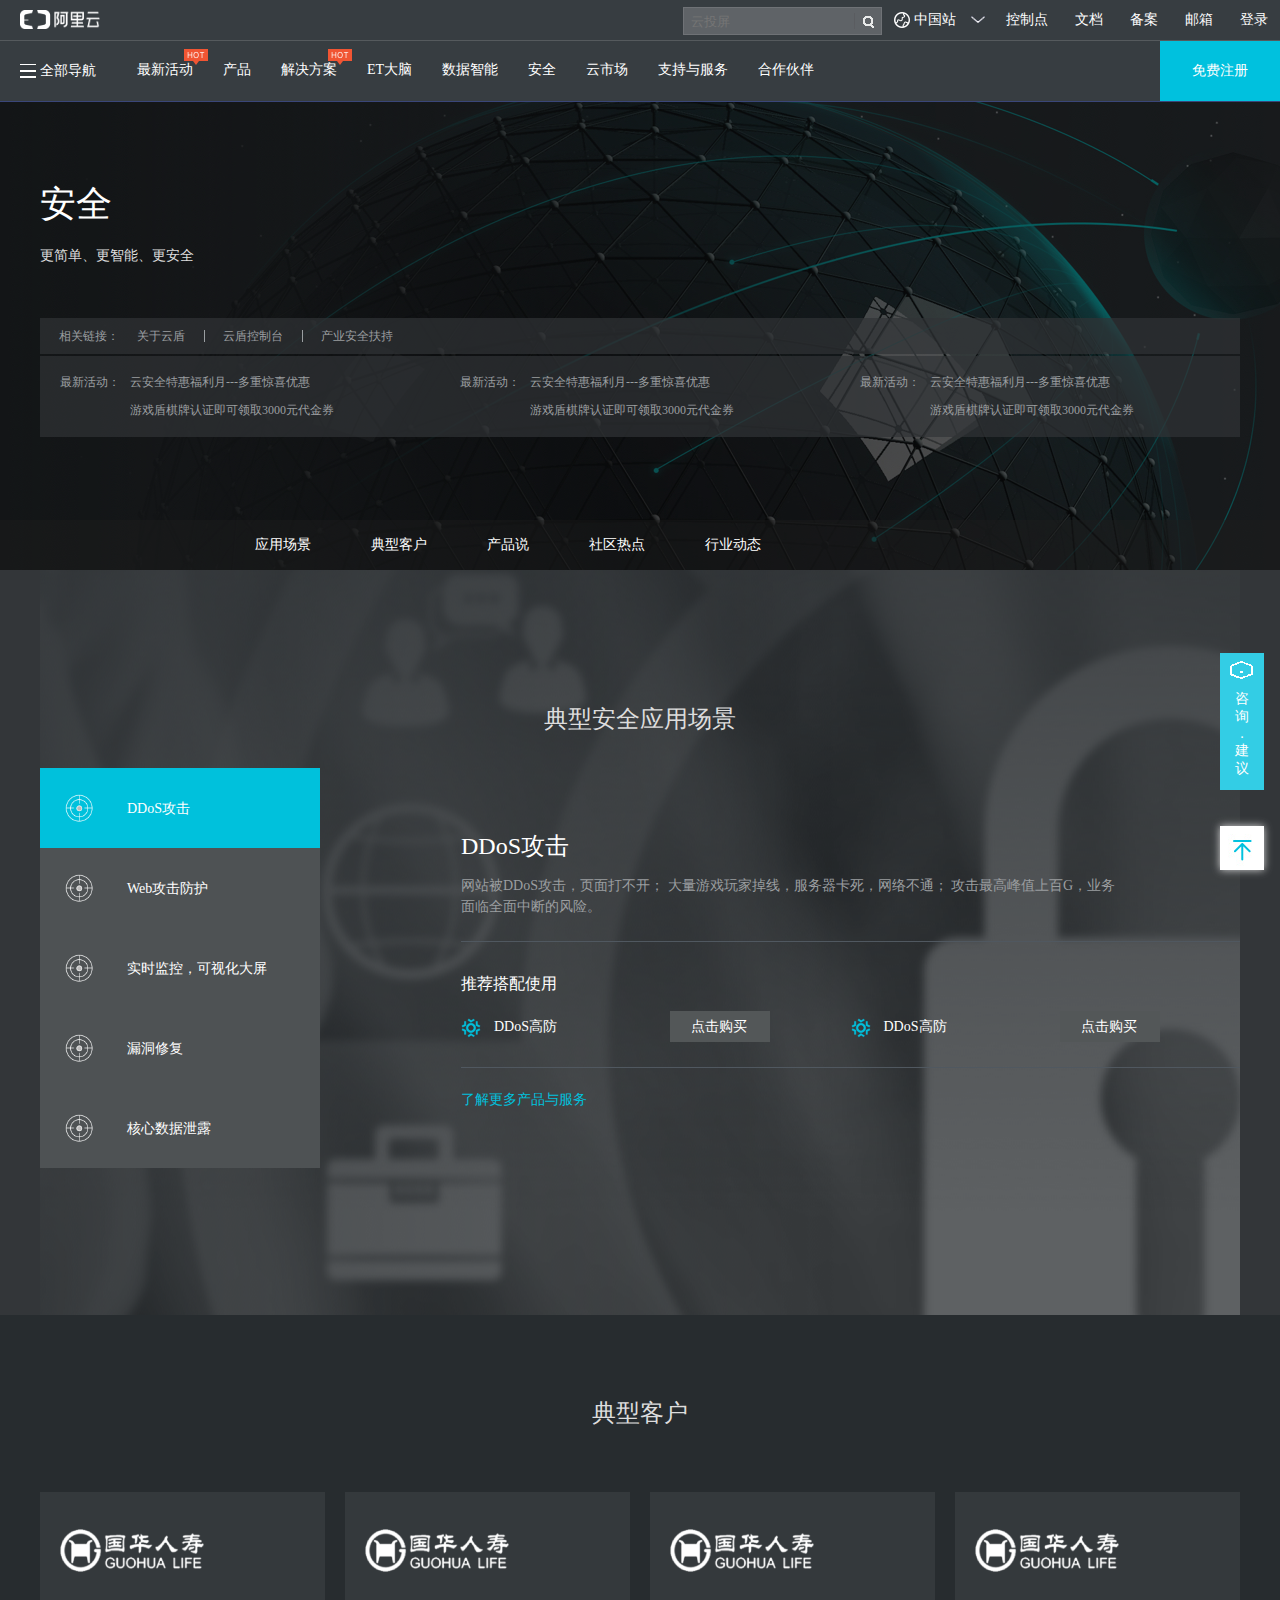
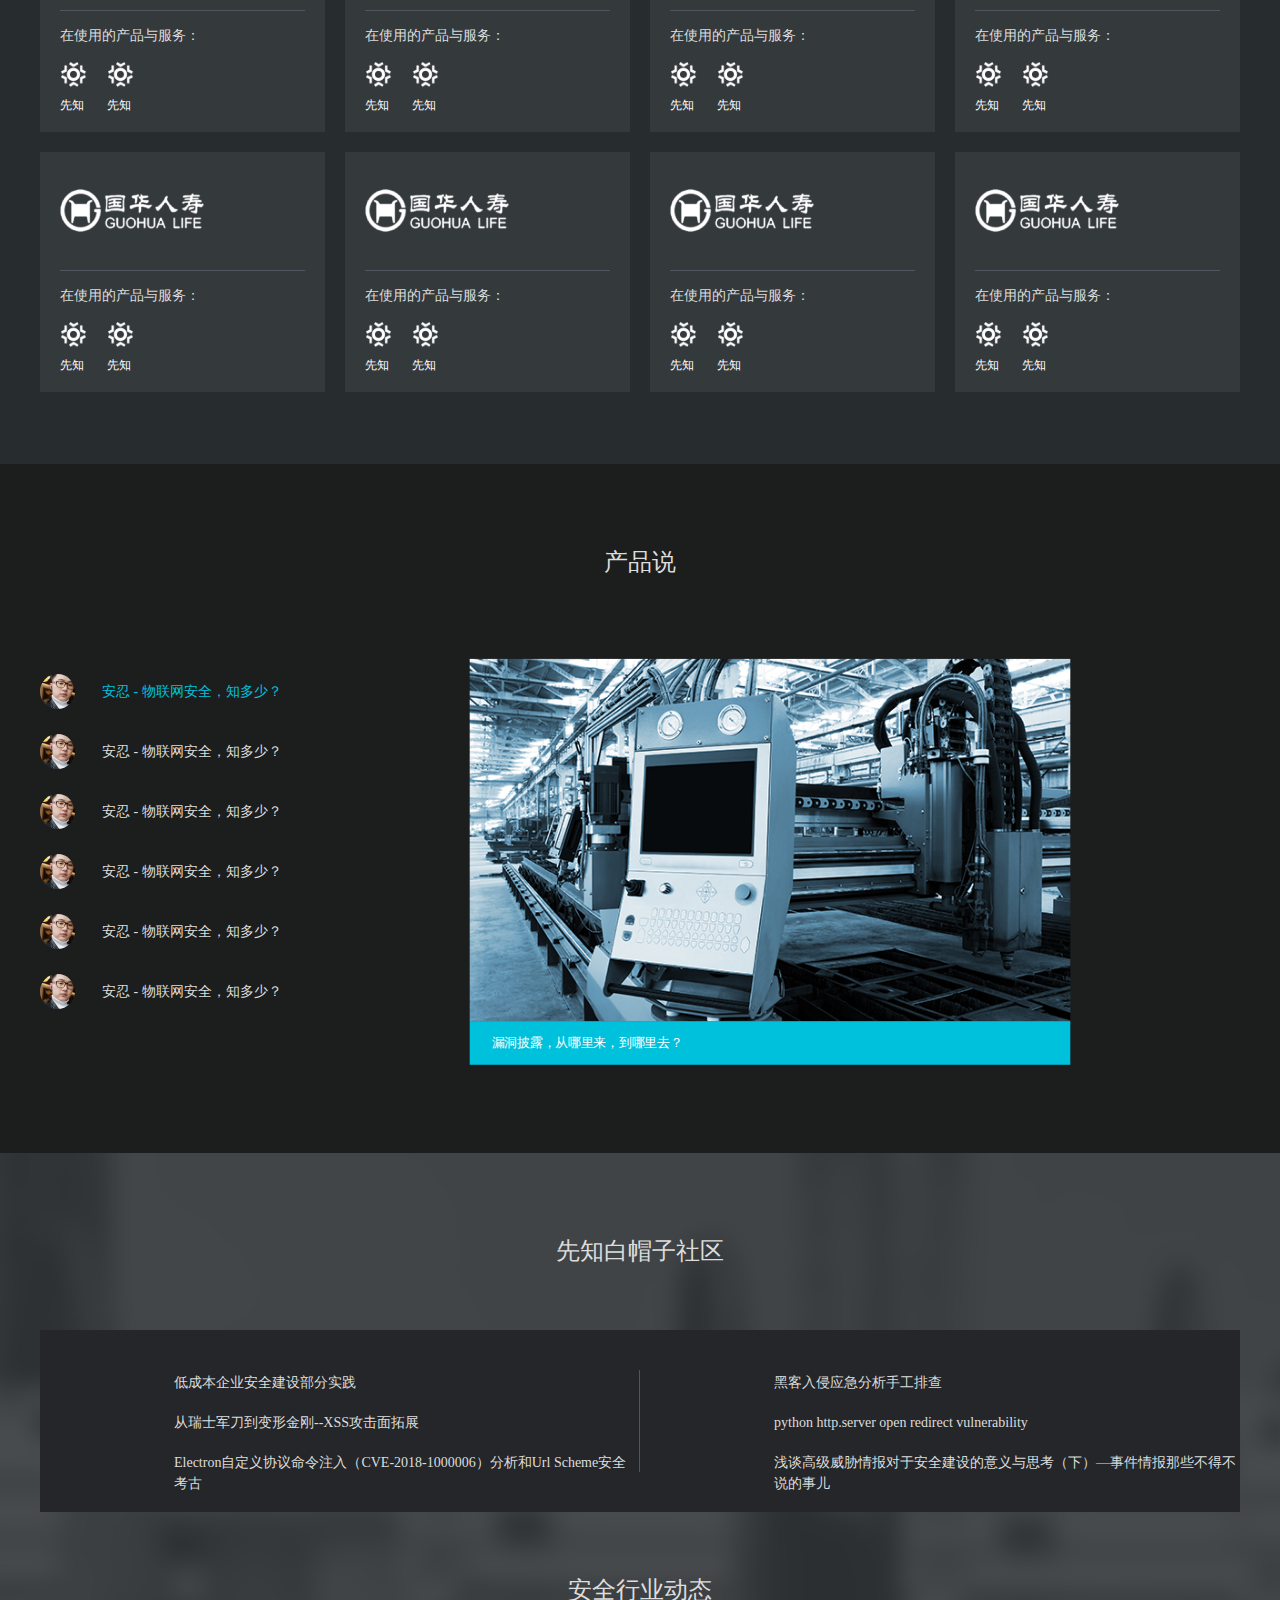
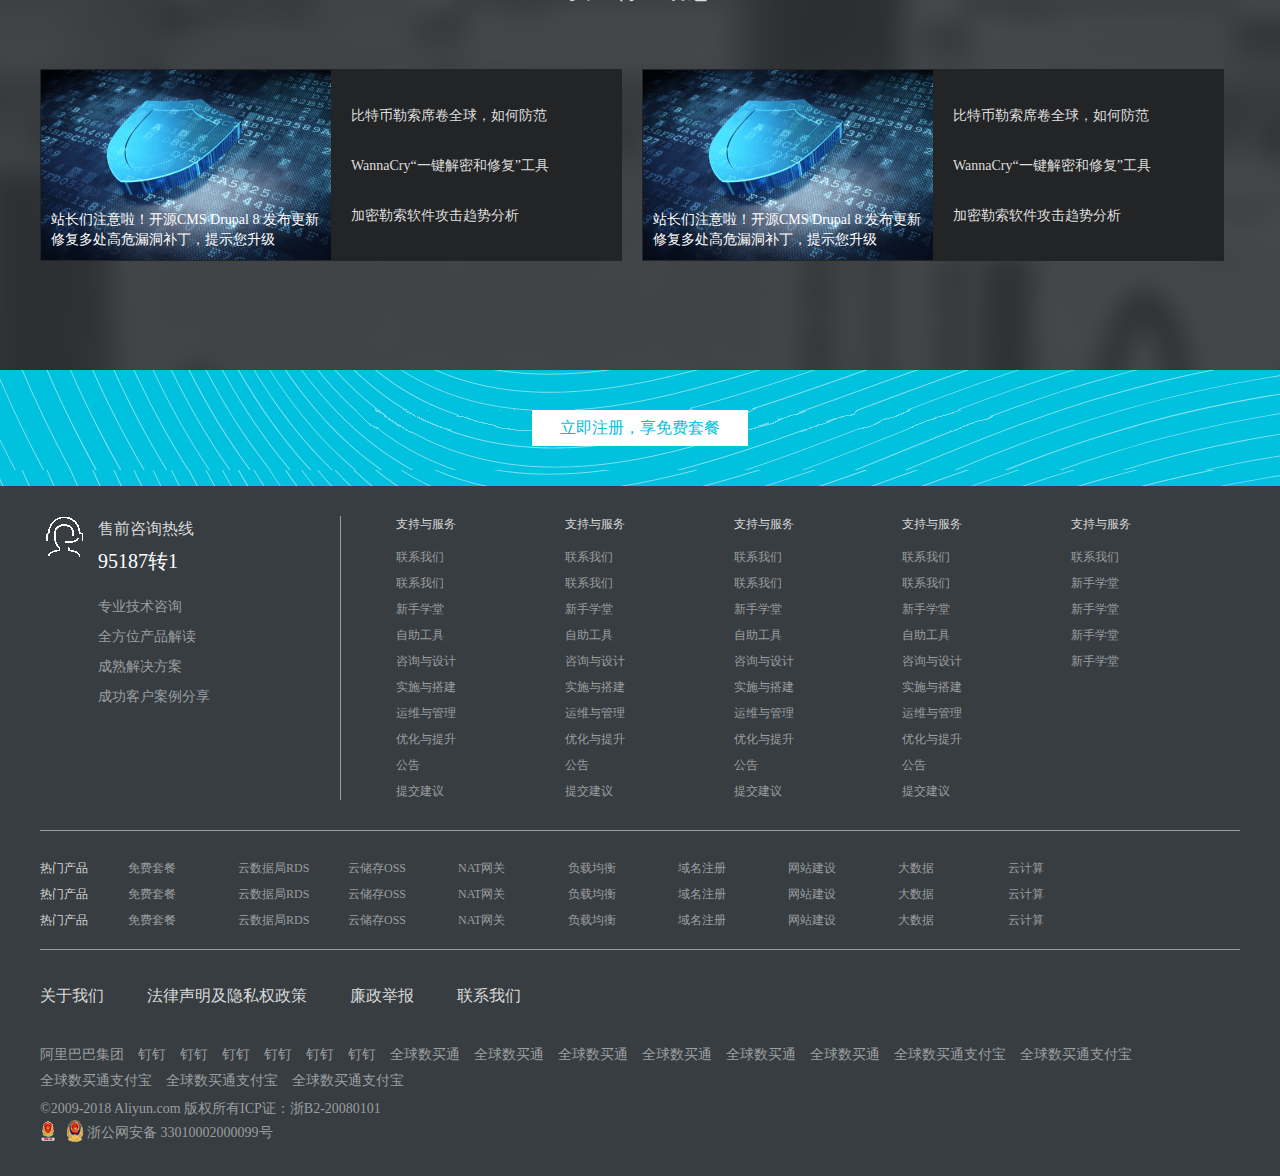
<file: secure.html>
<!DOCTYPE html>
<html lang="en">
<head>
    <meta charset="UTF-8">
    <title>安全 - 阿里云</title>
    <!--添加阿里云图片样式-->
    <link rel="shortcut icon" href="img/aliyuntite.ico">
    <!--清除默认样式-->
    <link rel="stylesheet" href="css/wrep.css">
    <!--清除浮动样式-->
    <link rel="stylesheet " href="css/clearfix.css">
    <link rel="stylesheet " href="css/secure.css">
</head>
<body>
<div class="box">
    <!--头部部分-->
    <header class="toper">
        <div class="toper-top clearfix">
            <!--阿里云logo点击部分-->
            <a href="index.html" class="toper-top-logo">
                <h1>阿里云logo</h1>
                <img src="img/logo_z.gif" class="toper-top-logo-img">
            </a>
            <!--搜索a链接部分-->
            <div class="toper-top-con">
                <a href="#">控制点</a>
                <a href="#">文档</a>
                <a href="#">备案</a>
                <a href="#">邮箱</a>
                <a href="#">登录</a>
            </div>
            <!--中国站-->
            <ul class="toper-top-contry">
                <li>
                    <img class="toper-top-contry-img1" src="img/top-ioc1.png">
                    <span>中国站</span>
                    <ul class="toper-top-contry-language">
                        <li><a href="#" style="color: #00c1de;">中国站</a> </li>
                        <li><a href="#">Intermational - English</a> </li>
                        <li><a href="#">Intermational - 简体中文</a> </li>
                        <li><a href="#">日文</a> </li>
                    </ul>
                </li>
            </ul>
            <!--搜索宽 放大镜-->
            <div class="toper-top-search">
                <form action="https://cn.aliyun.com" class="toper-top-search-for">
                    <input type="search" name="spm" placeholder="云投屏" class="sea" value="">
                    <input type="submit" class="sub" value="">
                </form>
            </div>
        </div>
        <nav class="toper-nav clearfix">
            <!--全部导航-->
            <div class="toper-nav-gps">
                <img src="img/top-ioc5.png">
                <span>全部导航</span>
                <ul class="toper-nav-gps-u1">
                    <li>
                        <span>产品</span>
                        <ul class="toper-nav-gps-u2">
                            <li>
                                <span>弹性计算</span>
                                <div class="toper-nav-gps-u2-dlcon clearfix">
                                    <div class="toper-nav-gps-u2-dlcon-le">
                                        <h2>弹性计算</h2>
                                        <dl>
                                            <dt>
                                                <span class="name">云服务器ECS</span>
                                                <img src="img/113.png">
                                            </dt>
                                            <dd>
                                                <span>全面覆盖多场景需求的高性能云服务器</span>
                                            </dd>
                                        </dl>
                                        <dl>
                                            <dt>
                                                <span class="name">云服务器ECS</span>
                                                <img src="img/113.png">
                                            </dt>
                                            <dd>
                                                <span>全面覆盖多场景需求的高性能云服务器</span>
                                            </dd>
                                        </dl>
                                        <dl>
                                            <dt>
                                                <span class="name">云服务器ECS</span>
                                                <img src="img/113.png">
                                            </dt>
                                            <dd>
                                                <span>全面覆盖多场景需求的高性能云服务器</span>
                                            </dd>
                                        </dl>
                                        <dl>
                                            <dt>
                                                <span class="name">云服务器ECS</span>
                                                <img src="img/113.png">
                                            </dt>
                                            <dd>
                                                <span>全面覆盖多场景需求的高性能云服务器</span>
                                            </dd>
                                        </dl>
                                        <dl>
                                            <dt>
                                                <span class="name">云服务器ECS</span>
                                                <img src="img/113.png">
                                            </dt>
                                            <dd>
                                                <span>全面覆盖多场景需求的高性能云服务器</span>
                                            </dd>
                                        </dl>
                                    </div>
                                    <div class="toper-nav-gps-u2-dlcon-ri">
                                        <h2>相关市场产品和服务</h2>
                                        <ol>
                                            <li><a href="#">网站数据迁移</a></li>
                                            <li><a href="#">网站数据迁移</a></li>
                                            <li><a href="#">网站数据迁移</a></li>
                                            <li><a href="#">网站数据迁移</a></li>
                                            <li><a href="#">网站数据迁移</a></li>
                                            <li><a href="#">网站数据迁移</a></li>
                                        </ol>
                                    </div>
                                </div>
                            </li>
                            <li>
                                <span>储存和CDN</span>
                                <div class="toper-nav-gps-u2-dlcon clearfix">
                                    <div class="toper-nav-gps-u2-dlcon-le">
                                        <h2>储存和CDN</h2>
                                        <dl>
                                            <dt>
                                                <span class="name">云服务器ECS</span>
                                                <img src="img/113.png">
                                            </dt>
                                            <dd>
                                                <span>全面覆盖多场景需求的高性能云服务器</span>
                                            </dd>
                                        </dl>
                                        <dl>
                                            <dt>
                                                <span class="name">云服务器ECS</span>
                                                <img src="img/113.png">
                                            </dt>
                                            <dd>
                                                <span>全面覆盖多场景需求的高性能云服务器</span>
                                            </dd>
                                        </dl>
                                        <dl>
                                            <dt>
                                                <span class="name">云服务器ECS</span>
                                                <img src="img/113.png">
                                            </dt>
                                            <dd>
                                                <span>全面覆盖多场景需求的高性能云服务器</span>
                                            </dd>
                                        </dl>
                                        <dl>
                                            <dt>
                                                <span class="name">云服务器ECS</span>
                                                <img src="img/113.png">
                                            </dt>
                                            <dd>
                                                <span>全面覆盖多场景需求的高性能云服务器</span>
                                            </dd>
                                        </dl>
                                        <dl>
                                            <dt>
                                                <span class="name">云服务器ECS</span>
                                                <img src="img/113.png">
                                            </dt>
                                            <dd>
                                                <span>全面覆盖多场景需求的高性能云服务器</span>
                                            </dd>
                                        </dl>
                                        <dl>
                                            <dt>
                                                <span class="name">云服务器ECS</span>
                                                <img src="img/113.png">
                                            </dt>
                                            <dd>
                                                <span>全面覆盖多场景需求的高性能云服务器</span>
                                            </dd>
                                        </dl>
                                    </div>
                                    <div class="toper-nav-gps-u2-dlcon-ri">
                                        <h2>相关市场产品和服务</h2>
                                        <ol>
                                            <li><a href="#">储存和CDN</a></li>
                                            <li><a href="#">储存和CDN</a></li>
                                            <li><a href="#">储存和CDN</a></li>
                                            <li><a href="#">储存和CDN</a></li>
                                            <li><a href="#">储存和CDN</a></li>
                                            <li><a href="#">储存和CDN</a></li>
                                        </ol>
                                    </div>
                                </div>
                            </li>
                            <li>
                                <span>数据库</span>
                                <div class="toper-nav-gps-u2-dlcon clearfix">
                                    <div class="toper-nav-gps-u2-dlcon-le">
                                        <h2>数据库</h2>
                                        <dl>
                                            <dt>
                                                <span class="name">云服务器ECS</span>
                                                <img src="img/113.png">
                                            </dt>
                                            <dd>
                                                <span>全面覆盖多场景需求的高性能云服务器</span>
                                            </dd>
                                        </dl>
                                        <dl>
                                            <dt>
                                                <span class="name">云服务器ECS</span>
                                                <img src="img/113.png">
                                            </dt>
                                            <dd>
                                                <span>全面覆盖多场景需求的高性能云服务器</span>
                                            </dd>
                                        </dl>
                                        <dl>
                                            <dt>
                                                <span class="name">云服务器ECS</span>
                                                <img src="img/113.png">
                                            </dt>
                                            <dd>
                                                <span>全面覆盖多场景需求的高性能云服务器</span>
                                            </dd>
                                        </dl>
                                        <dl>
                                            <dt>
                                                <span class="name">云服务器ECS</span>
                                                <img src="img/113.png">
                                            </dt>
                                            <dd>
                                                <span>全面覆盖多场景需求的高性能云服务器</span>
                                            </dd>
                                        </dl>
                                    </div>
                                    <div class="toper-nav-gps-u2-dlcon-ri">
                                        <h2>相关市场产品和服务</h2>
                                        <ol>
                                            <li><a href="#">数据库</a></li>
                                            <li><a href="#">数据库</a></li>
                                            <li><a href="#">数据库</a></li>
                                            <li><a href="#">数据库</a></li>
                                            <li><a href="#">数据库</a></li>
                                            <li><a href="#">数据库</a></li>
                                        </ol>
                                    </div>
                                </div>
                            </li>
                            <li>
                                <span>网络</span>
                                <div class="toper-nav-gps-u2-dlcon clearfix">
                                    <div class="toper-nav-gps-u2-dlcon-le">
                                        <h2>网络</h2>
                                        <dl>
                                            <dt>
                                                <span class="name">云服务器ECS</span>
                                                <img src="img/113.png">
                                            </dt>
                                            <dd>
                                                <span>全面覆盖多场景需求的高性能云服务器</span>
                                            </dd>
                                        </dl>
                                        <dl>
                                            <dt>
                                                <span class="name">云服务器ECS</span>
                                                <img src="img/113.png">
                                            </dt>
                                            <dd>
                                                <span>全面覆盖多场景需求的高性能云服务器</span>
                                            </dd>
                                        </dl>
                                        <dl>
                                            <dt>
                                                <span class="name">云服务器ECS</span>
                                                <img src="img/113.png">
                                            </dt>
                                            <dd>
                                                <span>全面覆盖多场景需求的高性能云服务器</span>
                                            </dd>
                                        </dl>
                                        <dl>
                                            <dt>
                                                <span class="name">云服务器ECS</span>
                                                <img src="img/113.png">
                                            </dt>
                                            <dd>
                                                <span>全面覆盖多场景需求的高性能云服务器</span>
                                            </dd>
                                        </dl>
                                        <dl>
                                            <dt>
                                                <span class="name">云服务器ECS</span>
                                                <img src="img/113.png">
                                            </dt>
                                            <dd>
                                                <span>全面覆盖多场景需求的高性能云服务器</span>
                                            </dd>
                                        </dl>
                                        <dl>
                                            <dt>
                                                <span class="name">云服务器ECS</span>
                                                <img src="img/113.png">
                                            </dt>
                                            <dd>
                                                <span>全面覆盖多场景需求的高性能云服务器</span>
                                            </dd>
                                        </dl>
                                        <dl>
                                            <dt>
                                                <span class="name">云服务器ECS</span>
                                                <img src="img/113.png">
                                            </dt>
                                            <dd>
                                                <span>全面覆盖多场景需求的高性能云服务器</span>
                                            </dd>
                                        </dl>
                                        <dl>
                                            <dt>
                                                <span class="name">云服务器ECS</span>
                                                <img src="img/113.png">
                                            </dt>
                                            <dd>
                                                <span>全面覆盖多场景需求的高性能云服务器</span>
                                            </dd>
                                        </dl>
                                    </div>
                                    <div class="toper-nav-gps-u2-dlcon-ri">
                                        <h2>相关市场产品和服务</h2>
                                        <ol>
                                            <li><a href="#">网络</a></li>
                                            <li><a href="#">网络</a></li>
                                            <li><a href="#">网络</a></li>
                                            <li><a href="#">网络</a></li>
                                            <li><a href="#">网络</a></li>
                                            <li><a href="#">网络</a></li>
                                        </ol>
                                    </div>
                                </div>
                            </li>
                            <li>
                                <span>ET大脑</span>
                                <div class="toper-nav-gps-u2-dlcon clearfix">
                                    <div class="toper-nav-gps-u2-dlcon-le">
                                        <h2>ET大脑</h2>
                                        <dl>
                                            <dt>
                                                <span class="name">云服务器ECS</span>
                                                <img src="img/113.png">
                                            </dt>
                                            <dd>
                                                <span>全面覆盖多场景需求的高性能云服务器</span>
                                            </dd>
                                        </dl>
                                        <dl>
                                            <dt>
                                                <span class="name">云服务器ECS</span>
                                                <img src="img/113.png">
                                            </dt>
                                            <dd>
                                                <span>全面覆盖多场景需求的高性能云服务器</span>
                                            </dd>
                                        </dl>
                                        <dl>
                                            <dt>
                                                <span class="name">云服务器ECS</span>
                                                <img src="img/113.png">
                                            </dt>
                                            <dd>
                                                <span>全面覆盖多场景需求的高性能云服务器</span>
                                            </dd>
                                        </dl>
                                        <dl>
                                            <dt>
                                                <span class="name">云服务器ECS</span>
                                                <img src="img/113.png">
                                            </dt>
                                            <dd>
                                                <span>全面覆盖多场景需求的高性能云服务器</span>
                                            </dd>
                                        </dl>
                                        <dl>
                                            <dt>
                                                <span class="name">云服务器ECS</span>
                                                <img src="img/113.png">
                                            </dt>
                                            <dd>
                                                <span>全面覆盖多场景需求的高性能云服务器</span>
                                            </dd>
                                        </dl>
                                        <dl>
                                            <dt>
                                                <span class="name">云服务器ECS</span>
                                                <img src="img/113.png">
                                            </dt>
                                            <dd>
                                                <span>全面覆盖多场景需求的高性能云服务器</span>
                                            </dd>
                                        </dl>
                                    </div>
                                    <div class="toper-nav-gps-u2-dlcon-ri">
                                        <h2>相关市场产品和服务</h2>
                                        <ol>
                                            <li><a href="#">ET大脑</a></li>
                                            <li><a href="#">ET大脑</a></li>
                                            <li><a href="#">ET大脑</a></li>
                                            <li><a href="#">ET大脑</a></li>
                                            <li><a href="#">ET大脑</a></li>
                                            <li><a href="#">ET大脑</a></li>
                                        </ol>
                                    </div>
                                </div>
                            </li>
                        </ul>
                    </li>
                    <!--<li>-->
                    <!--<span>解决方案</span>-->
                    <!--<ul>-->
                    <!--<li>-->
                    <!--2-->
                    <!--</li>-->
                    <!--</ul>-->
                    <!--</li>-->
                    <!--<li>-->
                    <!--<span>解决方案</span>-->
                    <!--<ul>-->
                    <!--<li>-->
                    <!--3-->
                    <!--</li>-->
                    <!--</ul>-->
                    <!--</li>-->
                    <!--<li>-->
                    <!--<span>云市场</span>-->
                    <!--<ul>-->
                    <!--<li>-->
                    <!--4-->
                    <!--</li>-->
                    <!--</ul>-->
                    <!--</li>-->
                    <!--<li>-->
                    <!--<span>产品</span>-->
                    <!--<ul>-->
                    <!--<li>-->
                    <!--5-->
                    <!--</li>-->
                    <!--</ul>-->
                    <!--</li>-->
                    <!--<li>-->
                    <!--<span>解决方案</span>-->
                    <!--<ul>-->
                    <!--<li>-->
                    <!--6-->
                    <!--</li>-->
                    <!--</ul>-->
                    <!--</li>-->
                    <!--<li>-->
                    <!--<span>云市场</span>-->
                    <!--<ul>-->
                    <!--<li>-->
                    <!--7-->
                    <!--</li>-->
                    <!--</ul>-->
                    <!--</li>-->
                    <!--<li>-->
                    <!--<span>产品</span>-->
                    <!--<ul>-->
                    <!--<li>-->
                    <!--8-->
                    <!--</li>-->
                    <!--</ul>-->
                    <!--</li>-->
                    <!--<li>-->
                    <!--<span>解决方案</span>-->
                    <!--<ul>-->
                    <!--<li>-->
                    <!--9-->
                    <!--</li>-->
                    <!--</ul>-->
                    <!--</li>-->
                    <!--<li>-->
                    <!--<span>云市场</span>-->
                    <!--<ul>-->
                    <!--<li>-->
                    <!--10-->
                    <!--</li>-->
                    <!--</ul>-->
                    <!--</li>-->

                    <li id="solid-li" >
                        <span id="solid"></span>
                    </li>
                    <li id="zh">
                        <a href="#">政府通道</a>
                    </li>
                    <li id="cp">
                        <a href="#">产品发布台</a>
                    </li>
                    <li id="sq">
                        <a href="#">售前咨询95187转1</a>
                    </li>
                </ul>
            </div>
            <!--后面导航-->
            <ul class="toper-nav-ul clearfix">
                <li class="toper-nav-ul-activity">
                    <a href="#">最新活动</a>
                    <img src="img/top-ioc6.png">
                </li>
                <li class="toper-nav-ul-activity">
                    <a href="#">产品</a>
                    <!--<img src="">-->
                </li>
                <li class="toper-nav-ul-activity">
                    <a href="#">解决方案</a>
                    <img src="img/top-ioc6.png">
                </li>
                <li class="toper-nav-ul-activity">
                    <a href="#">ET大脑</a>
                    <!--<img src="">-->
                </li>
                <li class="toper-nav-ul-activity">
                    <a href="#">数据智能</a>
                    <!--<img src="">-->
                </li>
                <li class="toper-nav-ul-activity">
                    <a href="#">安全</a>
                    <!--<img src="">-->
                </li>
                <li class="toper-nav-ul-activity">
                    <a href="#">云市场</a>
                    <!--<img src="">-->
                    <div class="toper-nav-ul-cloud">
                        <dl>
                            <dt>基础软件市场</dt>
                            <dd>预装操作系统</dd>
                            <dd>预装开发语言环境</dd>
                            <dd>预装建站系统</dd>
                            <dd>数据库镜像软件</dd>
                            <dd>运维工具</dd>
                            <dd>应用开发工具</dd>
                        </dl>
                        <dl>
                            <dt>基础软件市场</dt>
                            <dd>预装操作系统</dd>
                            <dd>预装开发语言环境</dd>
                            <dd>预装建站系统</dd>
                            <dd>数据库镜像软件</dd>
                            <dd>运维工具</dd>
                            <dd>应用开发工具</dd>
                        </dl>
                        <dl>
                            <dt>基础软件市场</dt>
                            <dd>预装操作系统</dd>
                            <dd>预装开发语言环境</dd>
                            <dd>预装建站系统</dd>
                            <dd>数据库镜像软件</dd>
                            <dd>运维工具</dd>
                            <dd>应用开发工具</dd>
                        </dl>
                        <dl>
                            <dt>基础软件市场</dt>
                            <dd>预装操作系统</dd>
                            <dd>预装开发语言环境</dd>
                            <dd>预装建站系统</dd>
                            <dd>数据库镜像软件</dd>
                            <dd>运维工具</dd>
                            <dd>应用开发工具</dd>
                        </dl>
                        <dl>
                            <dt>基础软件市场</dt>
                            <dd>预装操作系统</dd>
                            <dd>预装开发语言环境</dd>
                            <dd>预装建站系统</dd>
                            <dd>数据库镜像软件</dd>
                            <dd>运维工具</dd>
                            <dd>应用开发工具</dd>
                        </dl>
                    </div>
                </li>
                <li class="toper-nav-ul-activity">
                    <a href="#">支持与服务</a>
                    <!--<img src="">-->
                </li>
                <li class="toper-nav-ul-activity">
                    <a href="#">合作伙伴</a>
                    <!--<img src="">-->
                </li>
            </ul>
            <div id="register">
                <a href="#">免费注册</a>
            </div>
        </nav>
    </header>
    <!--/*大图部分*/-->
    <section class="section">
      <div class="sectionxx">
          <div class="sectionse widthAuto">
              <h2>安全</h2>
              <p>更简单、更智能、更安全</p>
              <dl class="sectionsedl clearfix">
                  <dt>相关链接：</dt>
                  <dd>关于云盾</dd>
                  <dd>云盾控制台</dd>
                  <dd id="nobg">产业安全扶持</dd>
              </dl>
              <ul class="sectionseul clearfix">
                  <li>
                      <div>最新活动：</div>
                      <span>云安全特惠福利月---多重惊喜优惠</span>
                      <span>游戏盾棋牌认证即可领取3000元代金券</span>
                  </li>
                  <li>
                      <div>最新活动：</div>
                      <span>云安全特惠福利月---多重惊喜优惠</span>
                      <span>游戏盾棋牌认证即可领取3000元代金券</span>
                  </li>
                  <li>
                      <div>最新活动：</div>
                      <span>云安全特惠福利月---多重惊喜优惠</span>
                      <span>游戏盾棋牌认证即可领取3000元代金券</span>
                  </li>
              </ul>
              <div class="sectionse-linear">
                  <div class="sectionse-B" >
                      <ul class="sectionse-Bcon widthWrop clearfix">
                          <li><a href="#hota">应用场景</a></li>
                          <li><a href="#servcea">典型客户</a></li>
                          <li><a href="#ser">产品说</a></li>
                          <li><a href="#casea">社区热点</a></li>
                          <li><a href="#supporta">行业动态</a></li>
                      </ul>
                  </div>
              </div>
          </div>
      </div>
    </section>
    <!--应用场景-->
    <section class="scene">
        <div class="scene-con widthAuto">
            <input checked type="radio" name="nam" id="ppp1">
            <label for="ppp1">
                <img src="imgsecure/14.png">
                <span>DDoS攻击</span>
            </label>
            <input type="radio" name="nam" id="ppp2">
            <label for="ppp2">
                <img src="imgsecure/14.png">
                <span>Web攻击防护</span>
            </label>
            <input type="radio" name="nam" id="ppp3">
            <label for="ppp3">
                <img src="imgsecure/14.png">
                <span>实时监控，可视化大屏</span>
            </label>
            <input type="radio" name="nam" id="ppp4">
            <label for="ppp4">
                <img src="imgsecure/14.png">
                <span>漏洞修复</span>
            </label>
            <input type="radio" name="nam" id="ppp5">
            <label for="ppp5">
                <img src="imgsecure/14.png">
                <span>核心数据泄露</span>
            </label>
            <ul>
                <li>
                    <div class="scene-conList">
                        <h2 class="texth2">典型安全应用场景</h2>
                        <h3>DDoS攻击</h3>
                        <p>
                            网站被DDoS攻击，页面打不开；
                            大量游戏玩家掉线，服务器卡死，网络不通；
                            攻击最高峰值上百G，业务面临全面中断的风险。
                        </p>
                        <div class="scene-conListRe">
                            <h3>推荐搭配使用</h3>
                            <ul class="clearfix">
                                <li>
                                    <img src="imgsecure/11.png">
                                    <span>DDoS高防</span>
                                    <a href="#">点击购买</a>
                                </li>
                                <li>
                                    <img src="imgsecure/11.png">
                                    <span>DDoS高防</span>
                                    <a href="#">点击购买</a>
                                </li>
                            </ul>
                        </div>
                        <span>了解更多产品与服务</span>
                    </div>
                </li>
                <li>
                    <div class="scene-conList">
                        <h2 class="texth2">典型安全应用场景</h2>
                        <h3>Web攻击防护</h3>
                        <p>
                            网站被DDoS攻击，页面打不开；
                            大量游戏玩家掉线，服务器卡死，网络不通；
                            攻击最高峰值上百G，业务面临全面中断的风险。
                        </p>
                        <div class="scene-conListRe">
                            <h3>推荐搭配使用</h3>
                            <ul class="clearfix">
                                <li>
                                    <img src="imgsecure/11.png">
                                    <span>DDoS高防</span>
                                    <a href="#">点击购买</a>
                                </li>
                                <li>
                                    <img src="imgsecure/11.png">
                                    <span>DDoS高防</span>
                                    <a href="#">点击购买</a>
                                </li>
                            </ul>
                        </div>
                        <span>了解更多产品与服务</span>
                    </div>
                </li>
                <li>
                    <div class="scene-conList">
                        <h2 class="texth2">典型安全应用场景</h2>
                        <h3>实时监控，可视化大屏</h3>
                        <p>
                            网站被DDoS攻击，页面打不开；
                            大量游戏玩家掉线，服务器卡死，网络不通；
                            攻击最高峰值上百G，业务面临全面中断的风险。
                        </p>
                        <div class="scene-conListRe">
                            <h3>推荐搭配使用</h3>
                            <ul class="clearfix">
                                <li>
                                    <img src="imgsecure/11.png">
                                    <span>DDoS高防</span>
                                    <a href="#">点击购买</a>
                                </li>
                                <li>
                                    <img src="imgsecure/11.png">
                                    <span>DDoS高防</span>
                                    <a href="#">点击购买</a>
                                </li>
                            </ul>
                        </div>
                        <span>了解更多产品与服务</span>
                    </div>
                </li>
                <li>
                    <div class="scene-conList">
                        <h2 class="texth2">典型安全应用场景</h2>
                        <h3>漏洞修复</h3>
                        <p>
                            网站被DDoS攻击，页面打不开；
                            大量游戏玩家掉线，服务器卡死，网络不通；
                            攻击最高峰值上百G，业务面临全面中断的风险。
                        </p>
                        <div class="scene-conListRe">
                            <h3>推荐搭配使用</h3>
                            <ul class="clearfix">
                                <li>
                                    <img src="imgsecure/11.png">
                                    <span>DDoS高防</span>
                                    <a href="#">点击购买</a>
                                </li>
                                <li>
                                    <img src="imgsecure/11.png">
                                    <span>DDoS高防</span>
                                    <a href="#">点击购买</a>
                                </li>
                            </ul>
                        </div>
                        <span>了解更多产品与服务</span>
                    </div>
                </li>
                <li>
                    <div class="scene-conList">
                        <h2 class="texth2">典型安全应用场景</h2>
                        <h3>核心数据泄露</h3>
                        <p>
                            网站被DDoS攻击，页面打不开；
                            大量游戏玩家掉线，服务器卡死，网络不通；
                            攻击最高峰值上百G，业务面临全面中断的风险。
                        </p>
                        <div class="scene-conListRe">
                            <h3>推荐搭配使用</h3>
                            <ul class="clearfix">
                                <li>
                                    <img src="imgsecure/11.png">
                                    <span>DDoS高防</span>
                                    <a href="#">点击购买</a>
                                </li>
                                <li>
                                    <img src="imgsecure/11.png">
                                    <span>DDoS高防</span>
                                    <a href="#">点击购买</a>
                                </li>
                            </ul>
                        </div>
                        <span>了解更多产品与服务</span>
                    </div>
                </li>
            </ul>
        </div>
    </section>
    <!--典型客户-->
    <section  class="customet">
        <section  class="customet-con widthAuto widthWrop">
            <h2 class="texth2" id="servcea">典型客户</h2>
            <ul class="clearfix">
                <li>
                   <div class="customet-list">
                       <img src="imgsecure/9.png">
                       <div class="customet-listx"></div>
                       <h2>在使用的产品与服务：</h2>
                       <ul class="customet-listp clearfix">
                           <li>
                               <figure class="customet-listfig">
                                   <img src="imgsecure/11-1.png">
                                   <figcaption class="customet-listfigtion">
                                       <span>先知</span>
                                   </figcaption>
                               </figure>
                           </li>
                           <li>
                               <figure class="customet-listfig">
                                   <img src="imgsecure/11-1.png">
                                   <figcaption class="customet-listfigtion">
                                       <span>先知</span>
                                   </figcaption>
                               </figure>
                           </li>
                       </ul>
                       <p>
                           定期进行安全众测，保障社交、直播、视频、游戏等业务安全性。
                           参与了先知公益众测，在利用白帽子力量发现漏洞同时，
                           也为中国公益事业做出了贡献
                       </p>
                   </div>
                </li>
                <li>
                    <div class="customet-list">
                        <img src="imgsecure/9.png">
                        <div class="customet-listx"></div>
                        <h2>在使用的产品与服务：</h2>
                        <ul class="customet-listp clearfix">
                            <li>
                                <figure class="customet-listfig">
                                    <img src="imgsecure/11-1.png">
                                    <figcaption class="customet-listfigtion">
                                        <span>先知</span>
                                    </figcaption>
                                </figure>
                            </li>
                            <li>
                                <figure class="customet-listfig">
                                    <img src="imgsecure/11-1.png">
                                    <figcaption class="customet-listfigtion">
                                        <span>先知</span>
                                    </figcaption>
                                </figure>
                            </li>
                        </ul>
                        <p>
                            定期进行安全众测，保障社交、直播、视频、游戏等业务安全性。
                            参与了先知公益众测，在利用白帽子力量发现漏洞同时，
                            也为中国公益事业做出了贡献
                        </p>
                    </div>
                </li>
                <li>
                    <div class="customet-list">
                        <img src="imgsecure/9.png">
                        <div class="customet-listx"></div>
                        <h2>在使用的产品与服务：</h2>
                        <ul class="customet-listp clearfix">
                            <li>
                                <figure class="customet-listfig">
                                    <img src="imgsecure/11-1.png">
                                    <figcaption class="customet-listfigtion">
                                        <span>先知</span>
                                    </figcaption>
                                </figure>
                            </li>
                            <li>
                                <figure class="customet-listfig">
                                    <img src="imgsecure/11-1.png">
                                    <figcaption class="customet-listfigtion">
                                        <span>先知</span>
                                    </figcaption>
                                </figure>
                            </li>
                        </ul>
                        <p>
                            定期进行安全众测，保障社交、直播、视频、游戏等业务安全性。
                            参与了先知公益众测，在利用白帽子力量发现漏洞同时，
                            也为中国公益事业做出了贡献
                        </p>
                    </div>
                </li>
                <li>
                    <div class="customet-list">
                        <img src="imgsecure/9.png">
                        <div class="customet-listx"></div>
                        <h2>在使用的产品与服务：</h2>
                        <ul class="customet-listp clearfix">
                            <li>
                                <figure class="customet-listfig">
                                    <img src="imgsecure/11-1.png">
                                    <figcaption class="customet-listfigtion">
                                        <span>先知</span>
                                    </figcaption>
                                </figure>
                            </li>
                            <li>
                                <figure class="customet-listfig">
                                    <img src="imgsecure/11-1.png">
                                    <figcaption class="customet-listfigtion">
                                        <span>先知</span>
                                    </figcaption>
                                </figure>
                            </li>
                        </ul>
                        <p>
                            定期进行安全众测，保障社交、直播、视频、游戏等业务安全性。
                            参与了先知公益众测，在利用白帽子力量发现漏洞同时，
                            也为中国公益事业做出了贡献
                        </p>
                    </div>
                </li>
                <li>
                    <div class="customet-list">
                        <img src="imgsecure/9.png">
                        <div class="customet-listx"></div>
                        <h2>在使用的产品与服务：</h2>
                        <ul class="customet-listp clearfix">
                            <li>
                                <figure class="customet-listfig">
                                    <img src="imgsecure/11-1.png">
                                    <figcaption class="customet-listfigtion">
                                        <span>先知</span>
                                    </figcaption>
                                </figure>
                            </li>
                            <li>
                                <figure class="customet-listfig">
                                    <img src="imgsecure/11-1.png">
                                    <figcaption class="customet-listfigtion">
                                        <span>先知</span>
                                    </figcaption>
                                </figure>
                            </li>
                        </ul>
                        <p>
                            定期进行安全众测，保障社交、直播、视频、游戏等业务安全性。
                            参与了先知公益众测，在利用白帽子力量发现漏洞同时，
                            也为中国公益事业做出了贡献
                        </p>
                    </div>
                </li>
                <li>
                    <div class="customet-list">
                        <img src="imgsecure/9.png">
                        <div class="customet-listx"></div>
                        <h2>在使用的产品与服务：</h2>
                        <ul class="customet-listp clearfix">
                            <li>
                                <figure class="customet-listfig">
                                    <img src="imgsecure/11-1.png">
                                    <figcaption class="customet-listfigtion">
                                        <span>先知</span>
                                    </figcaption>
                                </figure>
                            </li>
                            <li>
                                <figure class="customet-listfig">
                                    <img src="imgsecure/11-1.png">
                                    <figcaption class="customet-listfigtion">
                                        <span>先知</span>
                                    </figcaption>
                                </figure>
                            </li>
                        </ul>
                        <p>
                            定期进行安全众测，保障社交、直播、视频、游戏等业务安全性。
                            参与了先知公益众测，在利用白帽子力量发现漏洞同时，
                            也为中国公益事业做出了贡献
                        </p>
                    </div>
                </li>
                <li>
                    <div class="customet-list">
                        <img src="imgsecure/9.png">
                        <div class="customet-listx"></div>
                        <h2>在使用的产品与服务：</h2>
                        <ul class="customet-listp clearfix">
                            <li>
                                <figure class="customet-listfig">
                                    <img src="imgsecure/11-1.png">
                                    <figcaption class="customet-listfigtion">
                                        <span>先知</span>
                                    </figcaption>
                                </figure>
                            </li>
                            <li>
                                <figure class="customet-listfig">
                                    <img src="imgsecure/11-1.png">
                                    <figcaption class="customet-listfigtion">
                                        <span>先知</span>
                                    </figcaption>
                                </figure>
                            </li>
                        </ul>
                        <p>
                            定期进行安全众测，保障社交、直播、视频、游戏等业务安全性。
                            参与了先知公益众测，在利用白帽子力量发现漏洞同时，
                            也为中国公益事业做出了贡献
                        </p>
                    </div>
                </li>
                <li>
                    <div class="customet-list">
                        <img src="imgsecure/9.png">
                        <div class="customet-listx"></div>
                        <h2>在使用的产品与服务：</h2>
                        <ul class="customet-listp clearfix">
                            <li>
                                <figure class="customet-listfig">
                                    <img src="imgsecure/11-1.png">
                                    <figcaption class="customet-listfigtion">
                                        <span>先知</span>
                                    </figcaption>
                                </figure>
                            </li>
                            <li>
                                <figure class="customet-listfig">
                                    <img src="imgsecure/11-1.png">
                                    <figcaption class="customet-listfigtion">
                                        <span>先知</span>
                                    </figcaption>
                                </figure>
                            </li>
                        </ul>
                        <p>
                            定期进行安全众测，保障社交、直播、视频、游戏等业务安全性。
                            参与了先知公益众测，在利用白帽子力量发现漏洞同时，
                            也为中国公益事业做出了贡献
                        </p>
                    </div>
                </li>
            </ul>
        </section>
    </section>
    <!--产品说 ok 鼠标悬停图片上有问题？-->
    <section  class="product">
        <section  class="product-con widthAuto widthAuto">
            <h2 class="texth2" id="ser">产品说</h2>
            <!--选项卡-->
            <div class="product-conLabel">
                <input checked type="radio" id="rad1" name="rad">
                <label for="rad1">
                    <img src="imgsecure/cc.jpg">
                    <span>安忍 - 物联网安全，知多少？</span>
                </label>
                <input type="radio" id="rad2" name="rad">
                <label for="rad2">
                    <img src="imgsecure/cc.jpg">
                    <span>安忍 - 物联网安全，知多少？</span>
                </label>
                <input type="radio" id="rad3" name="rad">
                <label for="rad3">
                    <img src="imgsecure/cc.jpg">
                    <span>安忍 - 物联网安全，知多少？</span>
                </label>
                <input type="radio" id="rad4" name="rad">
                <label for="rad4">
                    <img src="imgsecure/cc.jpg">
                    <span>安忍 - 物联网安全，知多少？</span>
                </label>
                <input type="radio" id="rad5" name="rad">
                <label for="rad5">
                    <img src="imgsecure/cc.jpg">
                    <span>安忍 - 物联网安全，知多少？</span>
                </label>
                <input type="radio" id="rad6" name="rad">
                <label for="rad6">
                    <img src="imgsecure/cc.jpg">
                    <span>安忍 - 物联网安全，知多少？</span>
                </label>
                <ul class="clearfix">
                    <li>
                        <!--!&#45;&#45;遮罩&ndash;&gt;-->
                        <div class="product-conLabelMask">遮罩</div>
                        <img src="imgsecure/4.jpg">
                        <div class="product-conLabelNo">
                            漏洞披露，从哪里来，到哪里去？
                        </div>
                    </li>
                    <li>
                        <!--!&#45;&#45;遮罩&ndash;&gt;-->
                        <div class="product-conLabelMask">遮罩</div>
                        <img src="imgsecure/8.jpg">
                        <div class="product-conLabelNo">
                        漏洞披露，从哪里来，到哪里去？
                         </div>
                    </li>
                    <li>
                        <!--!&#45;&#45;遮罩&ndash;&gt;-->
                        <div class="product-conLabelMask">遮罩</div>
                        <img src="imgsecure/4.jpg">
                        <div class="product-conLabelNo">
                        漏洞披露，从哪里来，到哪里去？
                        </div>
                    </li>
                    <li>
                        <!--!&#45;&#45;遮罩&ndash;&gt;-->
                        <div class="product-conLabelMask">遮罩</div>
                        <img src="imgsecure/8.jpg">
                        <div class="product-conLabelNo">
                        漏洞披露，从哪里来，到哪里去？
                        </div>
                    </li>
                    <li>
                        <!--!&#45;&#45;遮罩&ndash;&gt;-->
                        <div class="product-conLabelMask">遮罩</div>
                        <img src="imgsecure/4.jpg">
                        <div class="product-conLabelNo">
                        漏洞披露，从哪里来，到哪里去？
                        </div>
                    </li>
                    <li>
                        <!--!&#45;&#45;遮罩&ndash;&gt;-->
                        <div class="product-conLabelMask">遮罩</div>
                        <img src="imgsecure/8.jpg">
                        <div class="product-conLabelNo">
                        漏洞披露，从哪里来，到哪里去？
                        </div>
                    </li>
                </ul>
            </div>
        </section>
    </section>
    <!--社区热点行业动态 ok-->
    <section  class="hstspotdynamic" >
        <section  class="hstspotdynamic-con widthAuto widthWrop" >
            <div class="hstspotdynamic-conT clearfix widthWrop">
                <h2 class="texth2" id="casea">先知白帽子社区</h2>
                <div class="hstspotdynamic-condiv">
                    <div class="hstspotdynamic-condivL">
                        <p class="hstspotdynamictext">低成本企业安全建设部分实践</p>
                        <p class="hstspotdynamictext">从瑞士军刀到变形金刚--XSS攻击面拓展</p>
                        <p class="hstspotdynamictext">Electron自定义协议命令注入（CVE-2018-1000006）分析和Url Scheme安全考古</p>
                    </div>
                    <div class="hstspotdynamic-condivTC"></div>
                    <div class="hstspotdynamic-condivTR">
                        <p class="hstspotdynamictext">黑客入侵应急分析手工排查</p>
                        <p class="hstspotdynamictext">python http.server open redirect vulnerability</p>
                        <p class="hstspotdynamictext">浅谈高级威胁情报对于安全建设的意义与思考（下）—事件情报那些不得不说的事儿</p>
                    </div>
                </div>
            </div>
            <!--安全行业动态 ok-->
            <div class="hstspotdynamic-conB clearfix">
                <h2 class="texth2" id="supporta">安全行业动态</h2>
                <ul>
                    <li>
                        <div class="hstspotdynamic-conBfig">
                            <div class="hstspotdynamic-conBfigtext">
                                站长们注意啦！开源CMS Drupal 8 发布更新修复多处高危漏洞补丁，提示您升级
                            </div>
                        </div>
                        <p class="hstspotdynamictext">比特币勒索席卷全球，如何防范</p>
                        <p class="hstspotdynamictext">WannaCry“一键解密和修复”工具</p>
                        <p class="hstspotdynamictext">加密勒索软件攻击趋势分析</p>
                    </li>
                    <li>
                        <div class="hstspotdynamic-conBfig">
                            <div class="hstspotdynamic-conBfigtext">
                                站长们注意啦！开源CMS Drupal 8 发布更新修复多处高危漏洞补丁，提示您升级
                            </div>
                        </div>
                        <p class="hstspotdynamictext">比特币勒索席卷全球，如何防范</p>
                        <p class="hstspotdynamictext">WannaCry“一键解密和修复”工具</p>
                        <p class="hstspotdynamictext">加密勒索软件攻击趋势分析</p>
                    </li>
                </ul>
            </div>
        </section>
    </section>
    </section>
    <!--图片-->
    <section class="signimg">
        <section class="signimgse">
            <a href="#">立即注册，享免费套餐</a>
        </section>
    </section>
    <!--页脚部分-->
    <footer class="foot">
        <!--/*上部分*/-->
        <div class="foot-top clearfix">
            <figure class="foot-fig ">
                <img src="img/footimg.png">
                <figcaption class="foot-figtion">
                    <p>售前咨询热线</p>
                    <span>95187转1</span>
                    <ul>
                        <li><a href="">专业技术咨询</a></li>
                        <li><a href="">全方位产品解读</a></li>
                        <li><a href="">成熟解决方案</a></li>
                        <li><a href="">成功客户案例分享</a></li>
                    </ul>
                </figcaption>
            </figure>
            <ul>
                <li>
                    <dl>
                        <dt>支持与服务</dt>
                        <dd><a href="">联系我们</a></dd>
                        <dd><a href="">联系我们</a></dd>
                        <dd><a href="">新手学堂</a></dd>
                        <dd><a href="">自助工具</a></dd>
                        <dd><a href="">咨询与设计</a></dd>
                        <dd><a href="">实施与搭建</a></dd>
                        <dd><a href="">运维与管理</a></dd>
                        <dd><a href="">优化与提升</a></dd>
                        <dd><a href="">公告</a></dd>
                        <dd><a href="">提交建议</a></dd>
                    </dl>
                </li>
                <li>
                    <dl>
                        <dt>支持与服务</dt>
                        <dd><a href="">联系我们</a></dd>
                        <dd><a href="">联系我们</a></dd>
                        <dd><a href="">新手学堂</a></dd>
                        <dd><a href="">自助工具</a></dd>
                        <dd><a href="">咨询与设计</a></dd>
                        <dd><a href="">实施与搭建</a></dd>
                        <dd><a href="">运维与管理</a></dd>
                        <dd><a href="">优化与提升</a></dd>
                        <dd><a href="">公告</a></dd>
                        <dd><a href="">提交建议</a></dd>
                    </dl>
                </li>
                <li>
                    <dl>
                        <dt>支持与服务</dt>
                        <dd><a href="">联系我们</a></dd>
                        <dd><a href="">联系我们</a></dd>
                        <dd><a href="">新手学堂</a></dd>
                        <dd><a href="">自助工具</a></dd>
                        <dd><a href="">咨询与设计</a></dd>
                        <dd><a href="">实施与搭建</a></dd>
                        <dd><a href="">运维与管理</a></dd>
                        <dd><a href="">优化与提升</a></dd>
                        <dd><a href="">公告</a></dd>
                        <dd><a href="">提交建议</a></dd>
                    </dl>
                </li>
                <li>
                    <dl>
                        <dt>支持与服务</dt>
                        <dd><a href="">联系我们</a></dd>
                        <dd><a href="">联系我们</a></dd>
                        <dd><a href="">新手学堂</a></dd>
                        <dd><a href="">自助工具</a></dd>
                        <dd><a href="">咨询与设计</a></dd>
                        <dd><a href="">实施与搭建</a></dd>
                        <dd><a href="">运维与管理</a></dd>
                        <dd><a href="">优化与提升</a></dd>
                        <dd><a href="">公告</a></dd>
                        <dd><a href="">提交建议</a></dd>
                    </dl>
                </li>
                <li>
                    <dl class="foot-top-erweima">
                        <dt>支持与服务</dt>
                        <dd>
                            <a href="">联系我们</a>
                            <img class="ddimg" src="img/foot117.png">
                        </dd>
                        <dd>
                            <a href="">新手学堂</a>
                            <img class="ddimg" src="img/foot117.png">
                        </dd>
                        <dd>
                            <a href="">新手学堂</a>
                            <img class="ddimg" src="img/foot117.png">
                        </dd>
                        <dd>
                            <a href="">新手学堂</a>
                            <img class="ddimg" src="img/foot117.png">
                        </dd>
                        <dd>
                            <a href="">新手学堂</a>
                            <img class="ddimg" src="img/foot117.png">
                        </dd>
                    </dl>
                </li>
            </ul>
        </div>
        <!--/*中间部分*/-->
        <div class="foot-cen">
            <dl class="clearfix">
                <dt>热门产品</dt>
                <dd><a href="">免费套餐</a> </dd>
                <dd><a href="">云数据局RDS</a></dd>
                <dd><a href="">云储存OSS</a></dd>
                <dd><a href="">NAT网关</a></dd>
                <dd><a href="">负载均衡</a></dd>
                <dd><a href="">域名注册</a></dd>
                <dd><a href="">网站建设</a></dd>
                <dd><a href="">大数据</a></dd>
                <dd><a href="">云计算</a></dd>
            </dl>
            <dl class="clearfix">
                <dt>热门产品</dt>
                <dd><a href="">免费套餐</a> </dd>
                <dd><a href="">云数据局RDS</a></dd>
                <dd><a href="">云储存OSS</a></dd>
                <dd><a href="">NAT网关</a></dd>
                <dd><a href="">负载均衡</a></dd>
                <dd><a href="">域名注册</a></dd>
                <dd><a href="">网站建设</a></dd>
                <dd><a href="">大数据</a></dd>
                <dd><a href="">云计算</a></dd>
            </dl>
            <dl class="clearfix">
                <dt>热门产品</dt>
                <dd><a href="">免费套餐</a> </dd>
                <dd><a href="">云数据局RDS</a></dd>
                <dd><a href="">云储存OSS</a></dd>
                <dd><a href="">NAT网关</a></dd>
                <dd><a href="">负载均衡</a></dd>
                <dd><a href="">域名注册</a></dd>
                <dd><a href="">网站建设</a></dd>
                <dd><a href="">大数据</a></dd>
                <dd><a href="">云计算</a></dd>
            </dl>
        </div>
        <!--/*下部分*/-->
        <div class="foot-bot">
            <p class="foot-bot-p1">
                <a href="#">关于我们</a>
                <a href="#">法律声明及隐私权政策</a>
                <a href="#">廉政举报</a>
                <a href="#">联系我们</a>
            </p>
            <ul class="clearfix">
                <li><a href="">阿里巴巴集团</a></li>
                <li><a href="">钉钉</a></li>
                <li><a href="">钉钉</a></li>
                <li><a href="">钉钉</a></li>
                <li><a href="">钉钉</a></li>
                <li><a href="">钉钉</a></li>
                <li><a href="">钉钉</a></li>
                <li><a href="">全球数买通</a></li>
                <li><a href="">全球数买通</a></li>
                <li><a href="">全球数买通</a></li>
                <li><a href="">全球数买通</a></li>
                <li><a href="">全球数买通</a></li>
                <li><a href="">全球数买通</a></li>
                <li><a href="">全球数买通支付宝</a></li>
                <li><a href="">全球数买通支付宝</a></li>
                <li><a href="">全球数买通支付宝</a></li>
                <li><a href="">全球数买通支付宝</a></li>
                <li><a href="">全球数买通支付宝</a></li>
            </ul>
            <p class="foot-bot-p2">
                &copy;2009-2018 Aliyun.com 版权所有ICP证：浙B2-20080101
            </p>
            <p class="foot-bot-p3">
                <a href=""><img class="img1" src="img/77.gif"/></a>
                <a href=""><img class="img2" src="img/7.png"></a>
                <span>浙公网安备 33010002000099号</span>
            </p>
        </div>
    </footer>

    <!--侧边栏-->
    <!--咨询建议-->
    <aside class="sj">
        <p>咨询 . 建议</p>
        <!--<div class="exit"></div>-->
        <ul class="exitul">
            <li>
                <figure class="sj-fig">
                    <img src="img/ashear.png">
                    <figcaption class="sj-figtion">
                        <p class="sj-figtion-p">智能顾问</p>
                        <span id="sjcolo">智能诊断，秒级解答</span>
                    </figcaption>
                </figure>
            </li>
            <li>
                <figure class="sj-fig">
                    <img src="img/ashear.png">
                    <figcaption class="sj-figtion">
                        <p class="sj-figtion-p">智能顾问</p>
                        <span>智能诊断，秒级解答</span>
                    </figcaption>
                </figure>
            </li>
            <li>
                <figure class="sj-fig">
                    <img src="img/ashear.png">
                    <figcaption class="sj-figtion">
                        <p class="sj-figtion-p">智能顾问</p>
                        <span>智能诊断，秒级解答</span>
                    </figcaption>
                </figure>
            </li>
        </ul>
    </aside>
    <!--点击返回头部-->
    <aside class="as">
        <a href="#">
            <img src="img/0.jpg">
        </a>
    </aside>
</div>
</body>
</html>
</file>
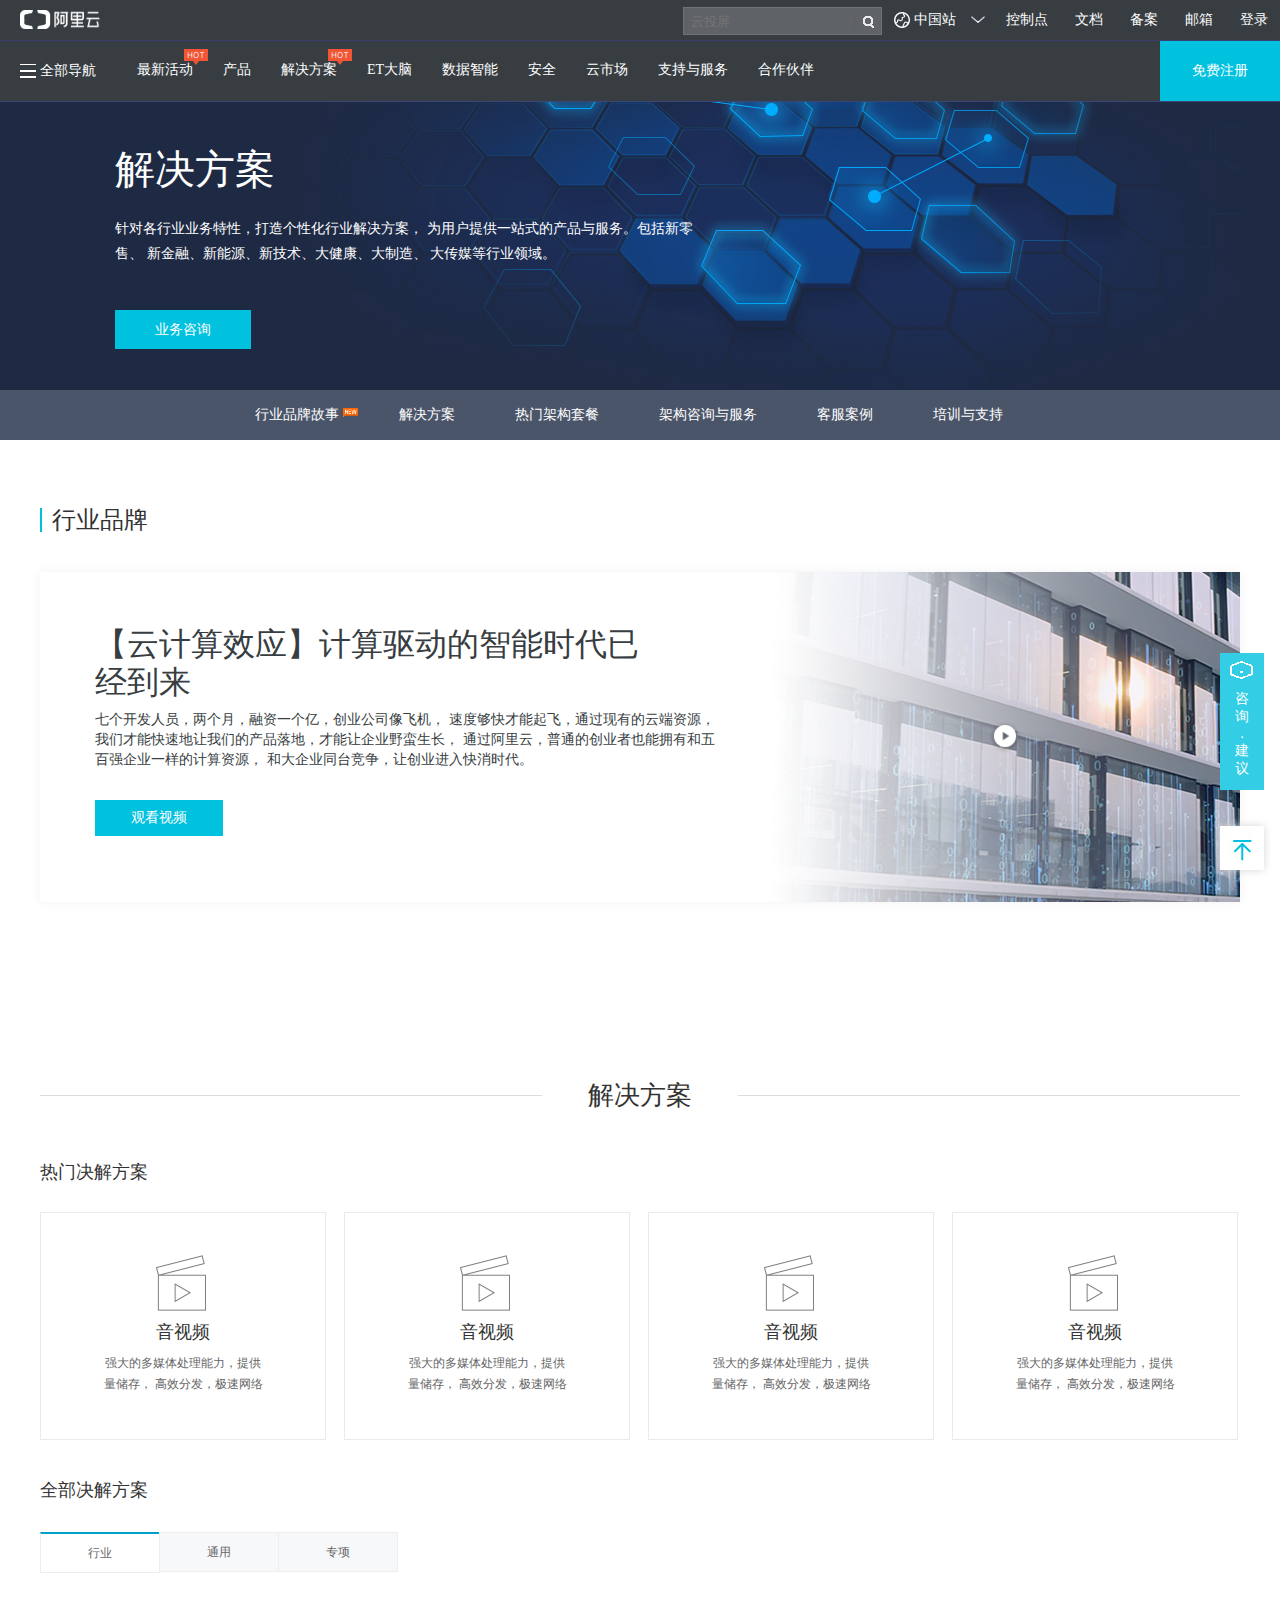
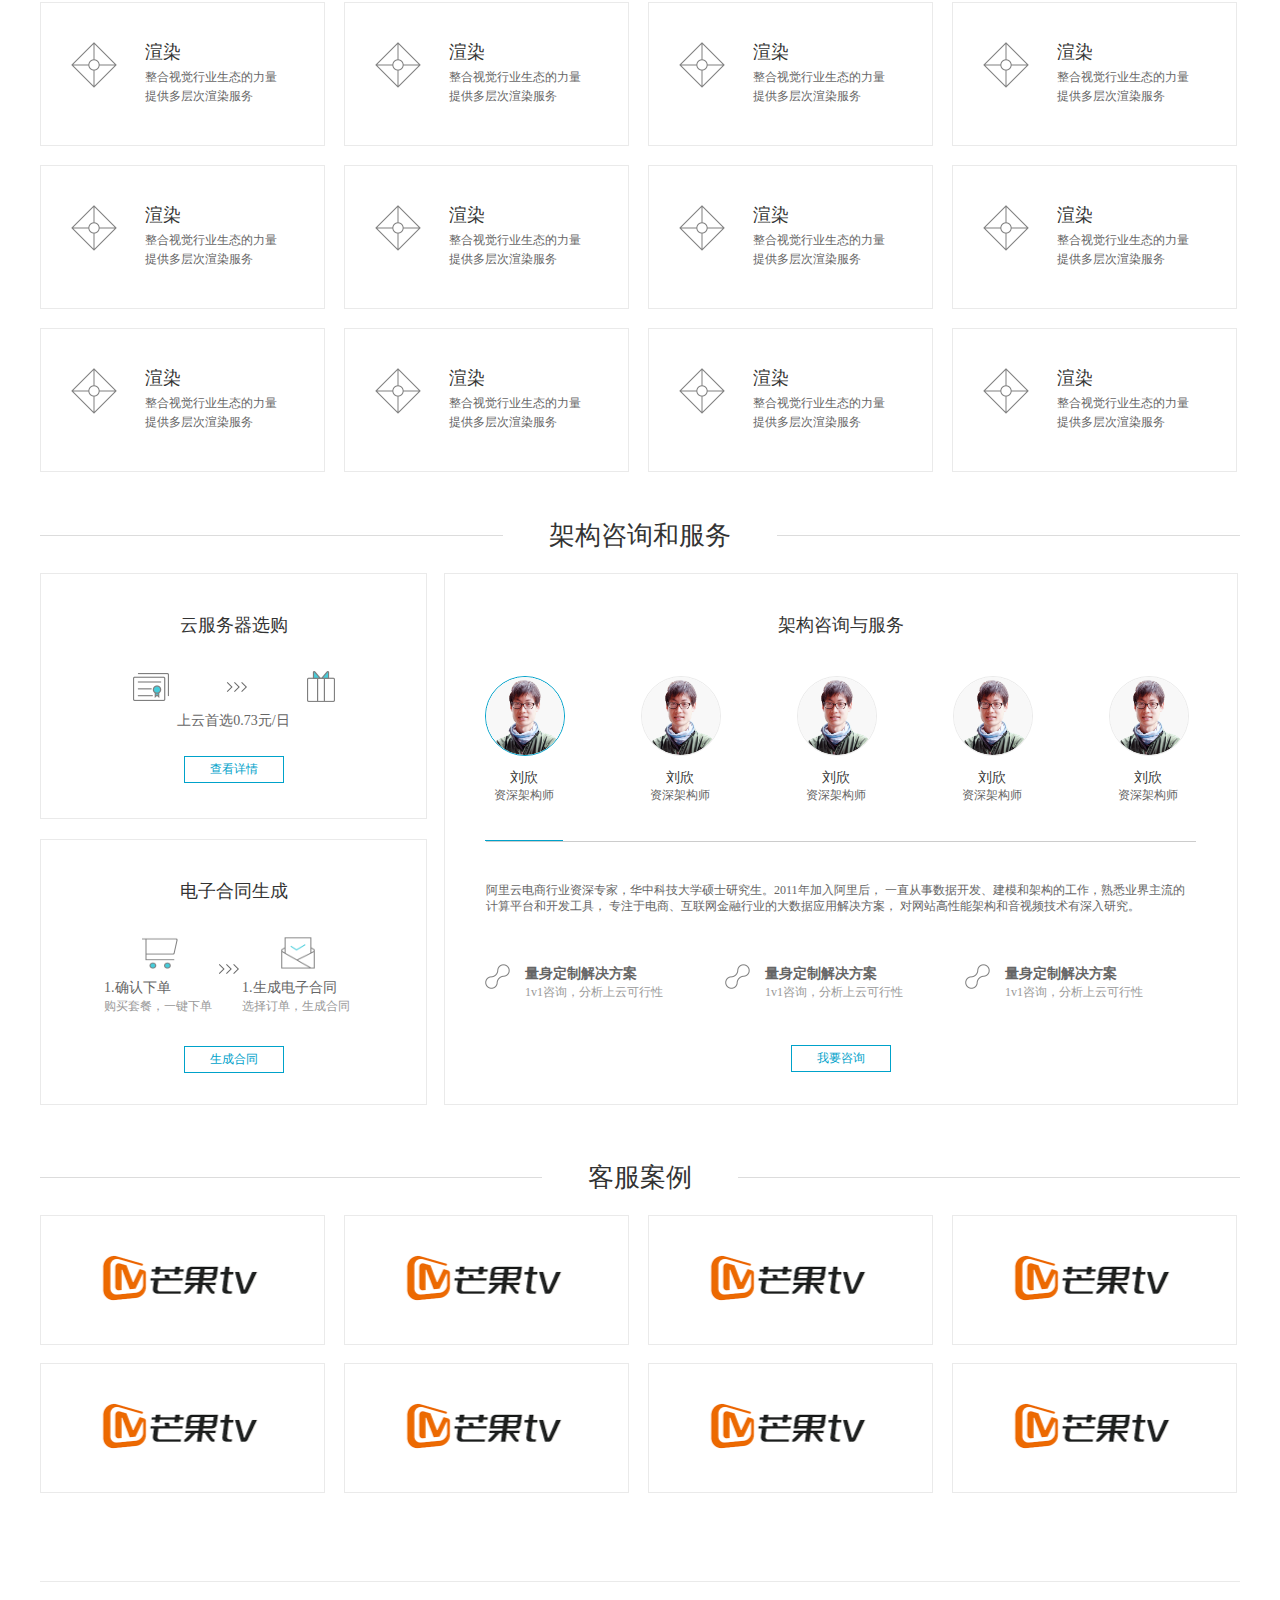
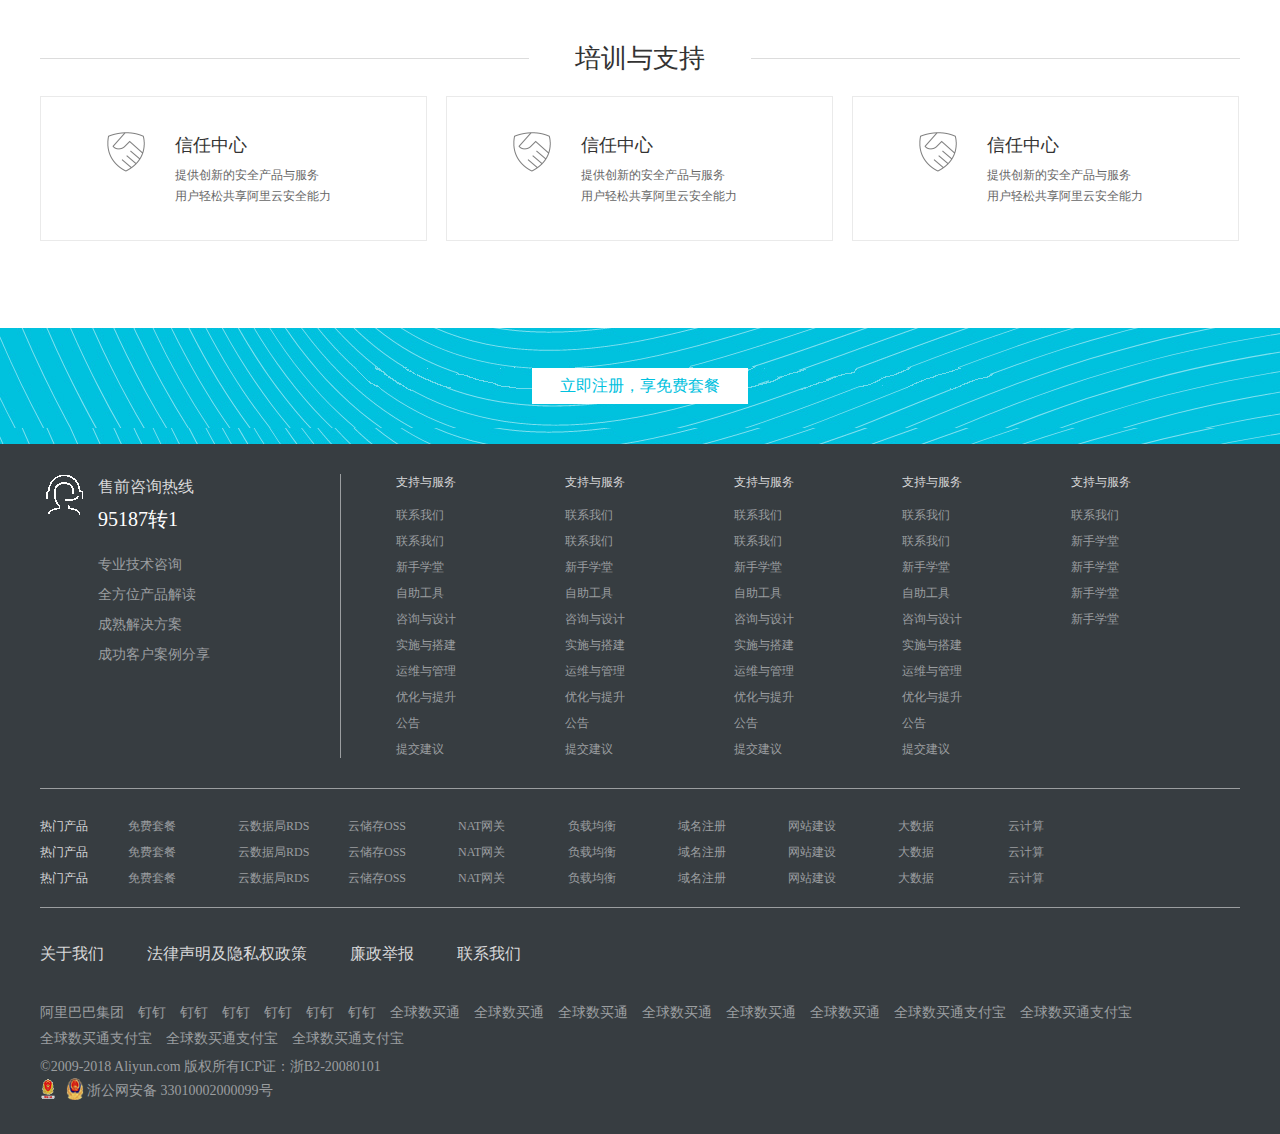
<file: solution.html>
<!DOCTYPE html>
<html lang="en">
<head>
    <meta charset="UTF-8">
    <title>解决方案首页_云技术架构_架构咨询_行业解决方案_专项解决方案_企业解决方案 - 阿里云</title>
    <!--添加阿里云图片样式-->
    <link rel="shortcut icon" href="img/aliyuntite.ico">
    <!--清除默认样式-->
    <link rel="stylesheet" href="css/wrep.css">
    <!--清除浮动样式-->
    <link rel="stylesheet " href="css/clearfix.css">

    <link rel="stylesheet " href="css/solution.css">
</head>
<body>
   <div class="box">
       <!--头部部分-->
       <header class="toper">
           <div class="toper-top clearfix">
               <!--阿里云logo点击部分-->
               <a href="index.html" class="toper-top-logo">
                   <h1>阿里云logo</h1>
                   <img src="img/logo_z.gif" class="toper-top-logo-img">
               </a>
               <!--搜索a链接部分-->
               <div class="toper-top-con">
                   <a href="#">控制点</a>
                   <a href="#">文档</a>
                   <a href="#">备案</a>
                   <a href="#">邮箱</a>
                   <a href="#">登录</a>
               </div>
               <!--中国站-->
               <ul class="toper-top-contry">
                   <li>
                       <img class="toper-top-contry-img1" src="img/top-ioc1.png">
                       <span>中国站</span>
                       <ul class="toper-top-contry-language">
                           <li><a href="#" style="color: #00c1de;">中国站</a> </li>
                           <li><a href="#">Intermational - English</a> </li>
                           <li><a href="#">Intermational - 简体中文</a> </li>
                           <li><a href="#">日文</a> </li>
                       </ul>
                   </li>
               </ul>
               <!--搜索宽 放大镜-->
               <div class="toper-top-search">
                   <form action="https://cn.aliyun.com" class="toper-top-search-for">
                       <input type="search" name="spm" placeholder="云投屏" class="sea" value="">
                       <input type="submit" class="sub" value="">
                   </form>
               </div>
           </div>
           <nav class="toper-nav clearfix">
               <!--全部导航-->
               <div class="toper-nav-gps">
                   <img src="img/top-ioc5.png">
                   <span>全部导航</span>
                   <ul class="toper-nav-gps-u1">
                       <li>
                           <span>产品</span>
                           <ul class="toper-nav-gps-u2">
                               <li>
                                   <span>弹性计算</span>
                                   <div class="toper-nav-gps-u2-dlcon clearfix">
                                       <div class="toper-nav-gps-u2-dlcon-le">
                                           <h2>弹性计算</h2>
                                           <dl>
                                               <dt>
                                                   <span class="name">云服务器ECS</span>
                                                   <img src="img/113.png">
                                               </dt>
                                               <dd>
                                                   <span>全面覆盖多场景需求的高性能云服务器</span>
                                               </dd>
                                           </dl>
                                           <dl>
                                               <dt>
                                                   <span class="name">云服务器ECS</span>
                                                   <img src="img/113.png">
                                               </dt>
                                               <dd>
                                                   <span>全面覆盖多场景需求的高性能云服务器</span>
                                               </dd>
                                           </dl>
                                           <dl>
                                               <dt>
                                                   <span class="name">云服务器ECS</span>
                                                   <img src="img/113.png">
                                               </dt>
                                               <dd>
                                                   <span>全面覆盖多场景需求的高性能云服务器</span>
                                               </dd>
                                           </dl>
                                           <dl>
                                               <dt>
                                                   <span class="name">云服务器ECS</span>
                                                   <img src="img/113.png">
                                               </dt>
                                               <dd>
                                                   <span>全面覆盖多场景需求的高性能云服务器</span>
                                               </dd>
                                           </dl>
                                           <dl>
                                               <dt>
                                                   <span class="name">云服务器ECS</span>
                                                   <img src="img/113.png">
                                               </dt>
                                               <dd>
                                                   <span>全面覆盖多场景需求的高性能云服务器</span>
                                               </dd>
                                           </dl>
                                       </div>
                                       <div class="toper-nav-gps-u2-dlcon-ri">
                                           <h2>相关市场产品和服务</h2>
                                           <ol>
                                               <li><a href="#">网站数据迁移</a></li>
                                               <li><a href="#">网站数据迁移</a></li>
                                               <li><a href="#">网站数据迁移</a></li>
                                               <li><a href="#">网站数据迁移</a></li>
                                               <li><a href="#">网站数据迁移</a></li>
                                               <li><a href="#">网站数据迁移</a></li>
                                           </ol>
                                       </div>
                                   </div>
                               </li>
                               <li>
                                   <span>储存和CDN</span>
                                   <div class="toper-nav-gps-u2-dlcon clearfix">
                                       <div class="toper-nav-gps-u2-dlcon-le">
                                           <h2>储存和CDN</h2>
                                           <dl>
                                               <dt>
                                                   <span class="name">云服务器ECS</span>
                                                   <img src="img/113.png">
                                               </dt>
                                               <dd>
                                                   <span>全面覆盖多场景需求的高性能云服务器</span>
                                               </dd>
                                           </dl>
                                           <dl>
                                               <dt>
                                                   <span class="name">云服务器ECS</span>
                                                   <img src="img/113.png">
                                               </dt>
                                               <dd>
                                                   <span>全面覆盖多场景需求的高性能云服务器</span>
                                               </dd>
                                           </dl>
                                           <dl>
                                               <dt>
                                                   <span class="name">云服务器ECS</span>
                                                   <img src="img/113.png">
                                               </dt>
                                               <dd>
                                                   <span>全面覆盖多场景需求的高性能云服务器</span>
                                               </dd>
                                           </dl>
                                           <dl>
                                               <dt>
                                                   <span class="name">云服务器ECS</span>
                                                   <img src="img/113.png">
                                               </dt>
                                               <dd>
                                                   <span>全面覆盖多场景需求的高性能云服务器</span>
                                               </dd>
                                           </dl>
                                           <dl>
                                               <dt>
                                                   <span class="name">云服务器ECS</span>
                                                   <img src="img/113.png">
                                               </dt>
                                               <dd>
                                                   <span>全面覆盖多场景需求的高性能云服务器</span>
                                               </dd>
                                           </dl>
                                           <dl>
                                               <dt>
                                                   <span class="name">云服务器ECS</span>
                                                   <img src="img/113.png">
                                               </dt>
                                               <dd>
                                                   <span>全面覆盖多场景需求的高性能云服务器</span>
                                               </dd>
                                           </dl>
                                       </div>
                                       <div class="toper-nav-gps-u2-dlcon-ri">
                                           <h2>相关市场产品和服务</h2>
                                           <ol>
                                               <li><a href="#">储存和CDN</a></li>
                                               <li><a href="#">储存和CDN</a></li>
                                               <li><a href="#">储存和CDN</a></li>
                                               <li><a href="#">储存和CDN</a></li>
                                               <li><a href="#">储存和CDN</a></li>
                                               <li><a href="#">储存和CDN</a></li>
                                           </ol>
                                       </div>
                                   </div>
                               </li>
                               <li>
                                   <span>数据库</span>
                                   <div class="toper-nav-gps-u2-dlcon clearfix">
                                       <div class="toper-nav-gps-u2-dlcon-le">
                                           <h2>数据库</h2>
                                           <dl>
                                               <dt>
                                                   <span class="name">云服务器ECS</span>
                                                   <img src="img/113.png">
                                               </dt>
                                               <dd>
                                                   <span>全面覆盖多场景需求的高性能云服务器</span>
                                               </dd>
                                           </dl>
                                           <dl>
                                               <dt>
                                                   <span class="name">云服务器ECS</span>
                                                   <img src="img/113.png">
                                               </dt>
                                               <dd>
                                                   <span>全面覆盖多场景需求的高性能云服务器</span>
                                               </dd>
                                           </dl>
                                           <dl>
                                               <dt>
                                                   <span class="name">云服务器ECS</span>
                                                   <img src="img/113.png">
                                               </dt>
                                               <dd>
                                                   <span>全面覆盖多场景需求的高性能云服务器</span>
                                               </dd>
                                           </dl>
                                           <dl>
                                               <dt>
                                                   <span class="name">云服务器ECS</span>
                                                   <img src="img/113.png">
                                               </dt>
                                               <dd>
                                                   <span>全面覆盖多场景需求的高性能云服务器</span>
                                               </dd>
                                           </dl>
                                       </div>
                                       <div class="toper-nav-gps-u2-dlcon-ri">
                                           <h2>相关市场产品和服务</h2>
                                           <ol>
                                               <li><a href="#">数据库</a></li>
                                               <li><a href="#">数据库</a></li>
                                               <li><a href="#">数据库</a></li>
                                               <li><a href="#">数据库</a></li>
                                               <li><a href="#">数据库</a></li>
                                               <li><a href="#">数据库</a></li>
                                           </ol>
                                       </div>
                                   </div>
                               </li>
                               <li>
                                   <span>网络</span>
                                   <div class="toper-nav-gps-u2-dlcon clearfix">
                                       <div class="toper-nav-gps-u2-dlcon-le">
                                           <h2>网络</h2>
                                           <dl>
                                               <dt>
                                                   <span class="name">云服务器ECS</span>
                                                   <img src="img/113.png">
                                               </dt>
                                               <dd>
                                                   <span>全面覆盖多场景需求的高性能云服务器</span>
                                               </dd>
                                           </dl>
                                           <dl>
                                               <dt>
                                                   <span class="name">云服务器ECS</span>
                                                   <img src="img/113.png">
                                               </dt>
                                               <dd>
                                                   <span>全面覆盖多场景需求的高性能云服务器</span>
                                               </dd>
                                           </dl>
                                           <dl>
                                               <dt>
                                                   <span class="name">云服务器ECS</span>
                                                   <img src="img/113.png">
                                               </dt>
                                               <dd>
                                                   <span>全面覆盖多场景需求的高性能云服务器</span>
                                               </dd>
                                           </dl>
                                           <dl>
                                               <dt>
                                                   <span class="name">云服务器ECS</span>
                                                   <img src="img/113.png">
                                               </dt>
                                               <dd>
                                                   <span>全面覆盖多场景需求的高性能云服务器</span>
                                               </dd>
                                           </dl>
                                           <dl>
                                               <dt>
                                                   <span class="name">云服务器ECS</span>
                                                   <img src="img/113.png">
                                               </dt>
                                               <dd>
                                                   <span>全面覆盖多场景需求的高性能云服务器</span>
                                               </dd>
                                           </dl>
                                           <dl>
                                               <dt>
                                                   <span class="name">云服务器ECS</span>
                                                   <img src="img/113.png">
                                               </dt>
                                               <dd>
                                                   <span>全面覆盖多场景需求的高性能云服务器</span>
                                               </dd>
                                           </dl>
                                           <dl>
                                               <dt>
                                                   <span class="name">云服务器ECS</span>
                                                   <img src="img/113.png">
                                               </dt>
                                               <dd>
                                                   <span>全面覆盖多场景需求的高性能云服务器</span>
                                               </dd>
                                           </dl>
                                           <dl>
                                               <dt>
                                                   <span class="name">云服务器ECS</span>
                                                   <img src="img/113.png">
                                               </dt>
                                               <dd>
                                                   <span>全面覆盖多场景需求的高性能云服务器</span>
                                               </dd>
                                           </dl>
                                       </div>
                                       <div class="toper-nav-gps-u2-dlcon-ri">
                                           <h2>相关市场产品和服务</h2>
                                           <ol>
                                               <li><a href="#">网络</a></li>
                                               <li><a href="#">网络</a></li>
                                               <li><a href="#">网络</a></li>
                                               <li><a href="#">网络</a></li>
                                               <li><a href="#">网络</a></li>
                                               <li><a href="#">网络</a></li>
                                           </ol>
                                       </div>
                                   </div>
                               </li>
                               <li>
                                   <span>ET大脑</span>
                                   <div class="toper-nav-gps-u2-dlcon clearfix">
                                       <div class="toper-nav-gps-u2-dlcon-le">
                                           <h2>ET大脑</h2>
                                           <dl>
                                               <dt>
                                                   <span class="name">云服务器ECS</span>
                                                   <img src="img/113.png">
                                               </dt>
                                               <dd>
                                                   <span>全面覆盖多场景需求的高性能云服务器</span>
                                               </dd>
                                           </dl>
                                           <dl>
                                               <dt>
                                                   <span class="name">云服务器ECS</span>
                                                   <img src="img/113.png">
                                               </dt>
                                               <dd>
                                                   <span>全面覆盖多场景需求的高性能云服务器</span>
                                               </dd>
                                           </dl>
                                           <dl>
                                               <dt>
                                                   <span class="name">云服务器ECS</span>
                                                   <img src="img/113.png">
                                               </dt>
                                               <dd>
                                                   <span>全面覆盖多场景需求的高性能云服务器</span>
                                               </dd>
                                           </dl>
                                           <dl>
                                               <dt>
                                                   <span class="name">云服务器ECS</span>
                                                   <img src="img/113.png">
                                               </dt>
                                               <dd>
                                                   <span>全面覆盖多场景需求的高性能云服务器</span>
                                               </dd>
                                           </dl>
                                           <dl>
                                               <dt>
                                                   <span class="name">云服务器ECS</span>
                                                   <img src="img/113.png">
                                               </dt>
                                               <dd>
                                                   <span>全面覆盖多场景需求的高性能云服务器</span>
                                               </dd>
                                           </dl>
                                           <dl>
                                               <dt>
                                                   <span class="name">云服务器ECS</span>
                                                   <img src="img/113.png">
                                               </dt>
                                               <dd>
                                                   <span>全面覆盖多场景需求的高性能云服务器</span>
                                               </dd>
                                           </dl>
                                       </div>
                                       <div class="toper-nav-gps-u2-dlcon-ri">
                                           <h2>相关市场产品和服务</h2>
                                           <ol>
                                               <li><a href="#">ET大脑</a></li>
                                               <li><a href="#">ET大脑</a></li>
                                               <li><a href="#">ET大脑</a></li>
                                               <li><a href="#">ET大脑</a></li>
                                               <li><a href="#">ET大脑</a></li>
                                               <li><a href="#">ET大脑</a></li>
                                           </ol>
                                       </div>
                                   </div>
                               </li>
                           </ul>
                       </li>
                       <!--<li>-->
                       <!--<span>解决方案</span>-->
                       <!--<ul>-->
                       <!--<li>-->
                       <!--2-->
                       <!--</li>-->
                       <!--</ul>-->
                       <!--</li>-->
                       <!--<li>-->
                       <!--<span>解决方案</span>-->
                       <!--<ul>-->
                       <!--<li>-->
                       <!--3-->
                       <!--</li>-->
                       <!--</ul>-->
                       <!--</li>-->
                       <!--<li>-->
                       <!--<span>云市场</span>-->
                       <!--<ul>-->
                       <!--<li>-->
                       <!--4-->
                       <!--</li>-->
                       <!--</ul>-->
                       <!--</li>-->
                       <!--<li>-->
                       <!--<span>产品</span>-->
                       <!--<ul>-->
                       <!--<li>-->
                       <!--5-->
                       <!--</li>-->
                       <!--</ul>-->
                       <!--</li>-->
                       <!--<li>-->
                       <!--<span>解决方案</span>-->
                       <!--<ul>-->
                       <!--<li>-->
                       <!--6-->
                       <!--</li>-->
                       <!--</ul>-->
                       <!--</li>-->
                       <!--<li>-->
                       <!--<span>云市场</span>-->
                       <!--<ul>-->
                       <!--<li>-->
                       <!--7-->
                       <!--</li>-->
                       <!--</ul>-->
                       <!--</li>-->
                       <!--<li>-->
                       <!--<span>产品</span>-->
                       <!--<ul>-->
                       <!--<li>-->
                       <!--8-->
                       <!--</li>-->
                       <!--</ul>-->
                       <!--</li>-->
                       <!--<li>-->
                       <!--<span>解决方案</span>-->
                       <!--<ul>-->
                       <!--<li>-->
                       <!--9-->
                       <!--</li>-->
                       <!--</ul>-->
                       <!--</li>-->
                       <!--<li>-->
                       <!--<span>云市场</span>-->
                       <!--<ul>-->
                       <!--<li>-->
                       <!--10-->
                       <!--</li>-->
                       <!--</ul>-->
                       <!--</li>-->

                       <li id="solid-li" >
                           <span id="solid"></span>
                       </li>
                       <li id="zh">
                           <a href="#">政府通道</a>
                       </li>
                       <li id="cp">
                           <a href="#">产品发布台</a>
                       </li>
                       <li id="sq">
                           <a href="#">售前咨询95187转1</a>
                       </li>
                   </ul>
               </div>
               <!--后面导航-->
               <ul class="toper-nav-ul clearfix">
                   <li class="toper-nav-ul-activity">
                       <a href="#">最新活动</a>
                       <img src="img/top-ioc6.png">
                   </li>
                   <li class="toper-nav-ul-activity">
                       <a href="#">产品</a>
                       <!--<img src="">-->
                   </li>
                   <li class="toper-nav-ul-activity">
                       <a href="#">解决方案</a>
                       <img src="img/top-ioc6.png">
                   </li>
                   <li class="toper-nav-ul-activity">
                       <a href="#">ET大脑</a>
                       <!--<img src="">-->
                   </li>
                   <li class="toper-nav-ul-activity">
                       <a href="#">数据智能</a>
                       <!--<img src="">-->
                   </li>
                   <li class="toper-nav-ul-activity">
                       <a href="#">安全</a>
                       <!--<img src="">-->
                   </li>
                   <li class="toper-nav-ul-activity">
                       <a href="#">云市场</a>
                       <!--<img src="">-->
                       <div class="toper-nav-ul-cloud">
                           <dl>
                               <dt>基础软件市场</dt>
                               <dd>预装操作系统</dd>
                               <dd>预装开发语言环境</dd>
                               <dd>预装建站系统</dd>
                               <dd>数据库镜像软件</dd>
                               <dd>运维工具</dd>
                               <dd>应用开发工具</dd>
                           </dl>
                           <dl>
                               <dt>基础软件市场</dt>
                               <dd>预装操作系统</dd>
                               <dd>预装开发语言环境</dd>
                               <dd>预装建站系统</dd>
                               <dd>数据库镜像软件</dd>
                               <dd>运维工具</dd>
                               <dd>应用开发工具</dd>
                           </dl>
                           <dl>
                               <dt>基础软件市场</dt>
                               <dd>预装操作系统</dd>
                               <dd>预装开发语言环境</dd>
                               <dd>预装建站系统</dd>
                               <dd>数据库镜像软件</dd>
                               <dd>运维工具</dd>
                               <dd>应用开发工具</dd>
                           </dl>
                           <dl>
                               <dt>基础软件市场</dt>
                               <dd>预装操作系统</dd>
                               <dd>预装开发语言环境</dd>
                               <dd>预装建站系统</dd>
                               <dd>数据库镜像软件</dd>
                               <dd>运维工具</dd>
                               <dd>应用开发工具</dd>
                           </dl>
                           <dl>
                               <dt>基础软件市场</dt>
                               <dd>预装操作系统</dd>
                               <dd>预装开发语言环境</dd>
                               <dd>预装建站系统</dd>
                               <dd>数据库镜像软件</dd>
                               <dd>运维工具</dd>
                               <dd>应用开发工具</dd>
                           </dl>
                       </div>
                   </li>
                   <li class="toper-nav-ul-activity">
                       <a href="#">支持与服务</a>
                       <!--<img src="">-->
                   </li>
                   <li class="toper-nav-ul-activity">
                       <a href="#">合作伙伴</a>
                       <!--<img src="">-->
                   </li>
               </ul>
               <div id="register">
                   <a href="#">免费注册</a>
               </div>
           </nav>
       </header>
       <!--/*大图部分*/-->
       <div class="seccon">
           <section class="section widthAuto">
               <div class="sectionse">
                   <div class="sectionse-T" >
                       <h2>解决方案</h2>
                       <p>针对各行业业务特性，打造个性化行业解决方案，
                           为用户提供一站式的产品与服务。包括新零售、
                           新金融、新能源、新技术、大健康、大制造、
                           大传媒等行业领域。</p>
                       <a href="">业务咨询</a>
                   </div>
               </div>
           </section>
           <section class="sectionbottom">
               <div class="sectionse-B widthAuto" >
                   <ul class="sectionse-Bcon widthWrop clearfix">
                       <li><a href="#supportaa">行业品牌故事</a><img src="imgsolu/newse.png"> </li>
                       <li><a href="#hota">解决方案</a></li>
                       <li><a href="#servcea">热门架构套餐</a></li>
                       <li><a href="#servcea">架构咨询与服务</a></li>
                       <li><a href="#casea">客服案例</a></li>
                       <li><a href="#supporta">培训与支持</a></li>
                   </ul>
               </div>
           </section>
       </div>
       <!--行业品牌 ok-->
       <section class="brand">
            <section class="brandse widthAuto widthWrop">
                <h2 id="supportaa">行业品牌</h2>
                <div class="brandse-con clearfix">
                    <div class="brandse-conL">
                        <h2>【云计算效应】计算驱动的智能时代已经到来</h2>
                        <p>
                            七个开发人员，两个月，融资一个亿，创业公司像飞机，
                            速度够快才能起飞，通过现有的云端资源，
                            我们才能快速地让我们的产品落地，才能让企业野蛮生长，
                            通过阿里云，普通的创业者也能拥有和五百强企业一样的计算资源，
                            和大企业同台竞争，让创业进入快消时代。
                        </p>
                        <a href="#">观看视频</a>
                    </div>
                    <!--视频-->
                    <div class="brandse-conR">
                        <img src="imgsolu/8-1.png">
                        <div class="brandse-conRdisplay">
                                <div class="brandse-conRdisplay-sp">

                                </div>
                        </div>
                    </div>
                </div>
            </section>
       </section>
       <!--解决方案 ok-->
       <section class="hot">
           <section class="hotse widthWrop widthAuto">
               <!--标题 公共样式-->
               <div class="textfoot widthAuto">
                    <a href="#hot" id="hota">解决方案</a>
                </div>
               <!--热门决解方案 ok-->
               <div class="hotse-conTop">
                    <h2>热门决解方案</h2>
                    <ul class="hotse-hotcase clearfix">
                        <li>
                            <img class="hotse-hotcaseimg" src="imgsolu/5-1.png">
                            <h2>音视频</h2>
                            <p>强大的多媒体处理能力，提供量储存，
                                高效分发，极速网络</p>
                        </li>
                        <li>
                            <img class="hotse-hotcaseimg" src="imgsolu/5-1.png">
                            <h2>音视频</h2>
                            <p>强大的多媒体处理能力，提供量储存，
                                高效分发，极速网络</p>
                        </li>
                        <li>
                            <img class="hotse-hotcaseimg" src="imgsolu/5-1.png">
                            <h2>音视频</h2>
                            <p>强大的多媒体处理能力，提供量储存，
                                高效分发，极速网络</p>
                        </li>
                        <li>
                            <img class="hotse-hotcaseimg" src="imgsolu/5-1.png">
                            <h2>音视频</h2>
                            <p>强大的多媒体处理能力，提供量储存，
                                高效分发，极速网络</p>
                        </li>
                    </ul>
               </div>
               <!--全部决解方案 ok-->
               <div class="hotse-conBottom clearfix">
                   <h2>全部决解方案</h2>
                   <!--选项卡-->
                   <input checked  id="aaa" type="radio" name="chenxx">
                   <label for="aaa">行业</label>
                   <input id="bbb" type="radio" name="chenxx">
                   <label for="bbb">通用</label>
                   <input id="ccc" type="radio" name="chenxx">
                   <label for="ccc">专项</label>
                   <ul class="oon">
                       <li>
                           <ul class="clearfix widthWrop">
                               <li>
                                    <figure class="hotse-conBottomfig clearfix">
                                        <img class="hotse-conBottomfigimg" src="imgsolu/3.png">
                                        <figcaption class="hotse-conBottomfigtion">
                                            <h2>渲染</h2>
                                            <p>整合视觉行业生态的力量提供多层次渲染服务</p>
                                        </figcaption>
                                    </figure>
                               </li>
                               <li>
                                   <figure class="hotse-conBottomfig clearfix">
                                       <img class="hotse-conBottomfigimg" src="imgsolu/3.png">
                                       <figcaption class="hotse-conBottomfigtion">
                                           <h2>渲染</h2>
                                           <p>整合视觉行业生态的力量提供多层次渲染服务</p>
                                       </figcaption>
                                   </figure>
                               </li>
                               <li>
                                   <figure class="hotse-conBottomfig clearfix">
                                       <img class="hotse-conBottomfigimg" src="imgsolu/3.png">
                                       <figcaption class="hotse-conBottomfigtion">
                                           <h2>渲染</h2>
                                           <p>整合视觉行业生态的力量提供多层次渲染服务</p>
                                       </figcaption>
                                   </figure>
                               </li>
                               <li>
                                   <figure class="hotse-conBottomfig clearfix">
                                       <img class="hotse-conBottomfigimg" src="imgsolu/3.png">
                                       <figcaption class="hotse-conBottomfigtion">
                                           <h2>渲染</h2>
                                           <p>整合视觉行业生态的力量提供多层次渲染服务</p>
                                       </figcaption>
                                   </figure>
                               </li>
                               <li>
                                   <figure class="hotse-conBottomfig clearfix">
                                       <img class="hotse-conBottomfigimg" src="imgsolu/3.png">
                                       <figcaption class="hotse-conBottomfigtion">
                                           <h2>渲染</h2>
                                           <p>整合视觉行业生态的力量提供多层次渲染服务</p>
                                       </figcaption>
                                   </figure>
                               </li>
                               <li>
                                   <figure class="hotse-conBottomfig clearfix">
                                       <img class="hotse-conBottomfigimg" src="imgsolu/3.png">
                                       <figcaption class="hotse-conBottomfigtion">
                                           <h2>渲染</h2>
                                           <p>整合视觉行业生态的力量提供多层次渲染服务</p>
                                       </figcaption>
                                   </figure>
                               </li>
                               <li>
                                   <figure class="hotse-conBottomfig clearfix">
                                       <img class="hotse-conBottomfigimg" src="imgsolu/3.png">
                                       <figcaption class="hotse-conBottomfigtion">
                                           <h2>渲染</h2>
                                           <p>整合视觉行业生态的力量提供多层次渲染服务</p>
                                       </figcaption>
                                   </figure>
                               </li>
                               <li>
                                   <figure class="hotse-conBottomfig clearfix">
                                       <img class="hotse-conBottomfigimg" src="imgsolu/3.png">
                                       <figcaption class="hotse-conBottomfigtion">
                                           <h2>渲染</h2>
                                           <p>整合视觉行业生态的力量提供多层次渲染服务</p>
                                       </figcaption>
                                   </figure>
                               </li>
                               <li>
                                   <figure class="hotse-conBottomfig clearfix">
                                       <img class="hotse-conBottomfigimg" src="imgsolu/3.png">
                                       <figcaption class="hotse-conBottomfigtion">
                                           <h2>渲染</h2>
                                           <p>整合视觉行业生态的力量提供多层次渲染服务</p>
                                       </figcaption>
                                   </figure>
                               </li>
                               <li>
                                   <figure class="hotse-conBottomfig clearfix">
                                       <img class="hotse-conBottomfigimg" src="imgsolu/3.png">
                                       <figcaption class="hotse-conBottomfigtion">
                                           <h2>渲染</h2>
                                           <p>整合视觉行业生态的力量提供多层次渲染服务</p>
                                       </figcaption>
                                   </figure>
                               </li>
                               <li>
                                   <figure class="hotse-conBottomfig clearfix">
                                       <img class="hotse-conBottomfigimg" src="imgsolu/3.png">
                                       <figcaption class="hotse-conBottomfigtion">
                                           <h2>渲染</h2>
                                           <p>整合视觉行业生态的力量提供多层次渲染服务</p>
                                       </figcaption>
                                   </figure>
                               </li>
                               <li>
                                   <figure class="hotse-conBottomfig clearfix">
                                       <img class="hotse-conBottomfigimg" src="imgsolu/3.png">
                                       <figcaption class="hotse-conBottomfigtion">
                                           <h2>渲染</h2>
                                           <p>整合视觉行业生态的力量提供多层次渲染服务</p>
                                       </figcaption>
                                   </figure>
                               </li>
                           </ul>
                       </li>
                       <li>
                           <ul class="clearfix widthWrop">
                               <li>
                                   <figure class="hotse-conBottomfig clearfix">
                                       <img class="hotse-conBottomfigimg" src="imgsolu/3.png">
                                       <figcaption class="hotse-conBottomfigtion">
                                           <h2>渲染</h2>
                                           <p>整合视觉行业生态的力量提供多层次渲染服务</p>
                                       </figcaption>
                                   </figure>
                               </li>
                               <li>
                                   <figure class="hotse-conBottomfig clearfix">
                                       <img class="hotse-conBottomfigimg" src="imgsolu/3.png">
                                       <figcaption class="hotse-conBottomfigtion">
                                           <h2>渲染</h2>
                                           <p>整合视觉行业生态的力量提供多层次渲染服务</p>
                                       </figcaption>
                                   </figure>
                               </li>
                               <li>
                                   <figure class="hotse-conBottomfig clearfix">
                                       <img class="hotse-conBottomfigimg" src="imgsolu/3.png">
                                       <figcaption class="hotse-conBottomfigtion">
                                           <h2>渲染</h2>
                                           <p>整合视觉行业生态的力量提供多层次渲染服务</p>
                                       </figcaption>
                                   </figure>
                               </li>
                               <li>
                                   <figure class="hotse-conBottomfig clearfix">
                                       <img class="hotse-conBottomfigimg" src="imgsolu/3.png">
                                       <figcaption class="hotse-conBottomfigtion">
                                           <h2>渲染</h2>
                                           <p>整合视觉行业生态的力量提供多层次渲染服务</p>
                                       </figcaption>
                                   </figure>
                               </li>
                               <li>
                                   <figure class="hotse-conBottomfig clearfix">
                                       <img class="hotse-conBottomfigimg" src="imgsolu/3.png">
                                       <figcaption class="hotse-conBottomfigtion">
                                           <h2>渲染</h2>
                                           <p>整合视觉行业生态的力量提供多层次渲染服务</p>
                                       </figcaption>
                                   </figure>
                               </li>
                               <li>
                                   <figure class="hotse-conBottomfig clearfix">
                                       <img class="hotse-conBottomfigimg" src="imgsolu/3.png">
                                       <figcaption class="hotse-conBottomfigtion">
                                           <h2>渲染</h2>
                                           <p>整合视觉行业生态的力量提供多层次渲染服务</p>
                                       </figcaption>
                                   </figure>
                               </li>
                               <li>
                                   <figure class="hotse-conBottomfig clearfix">
                                       <img class="hotse-conBottomfigimg" src="imgsolu/3.png">
                                       <figcaption class="hotse-conBottomfigtion">
                                           <h2>渲染</h2>
                                           <p>整合视觉行业生态的力量提供多层次渲染服务</p>
                                       </figcaption>
                                   </figure>
                               </li>
                               <li>
                                   <figure class="hotse-conBottomfig clearfix">
                                       <img class="hotse-conBottomfigimg" src="imgsolu/3.png">
                                       <figcaption class="hotse-conBottomfigtion">
                                           <h2>渲染</h2>
                                           <p>整合视觉行业生态的力量提供多层次渲染服务</p>
                                       </figcaption>
                                   </figure>
                               </li>
                           </ul>
                       </li>
                       <li>
                           <ul class="clearfix widthWrop">
                               <li>
                                   <figure class="hotse-conBottomfig clearfix">
                                       <img class="hotse-conBottomfigimg" src="imgsolu/3.png">
                                       <figcaption class="hotse-conBottomfigtion">
                                           <h2>渲染</h2>
                                           <p>整合视觉行业生态的力量提供多层次渲染服务</p>
                                       </figcaption>
                                   </figure>
                               </li>
                               <li>
                                   <figure class="hotse-conBottomfig clearfix">
                                       <img class="hotse-conBottomfigimg" src="imgsolu/3.png">
                                       <figcaption class="hotse-conBottomfigtion">
                                           <h2>渲染</h2>
                                           <p>整合视觉行业生态的力量提供多层次渲染服务</p>
                                       </figcaption>
                                   </figure>
                               </li>
                               <li>
                                   <figure class="hotse-conBottomfig clearfix">
                                       <img class="hotse-conBottomfigimg" src="imgsolu/3.png">
                                       <figcaption class="hotse-conBottomfigtion">
                                           <h2>渲染</h2>
                                           <p>整合视觉行业生态的力量提供多层次渲染服务</p>
                                       </figcaption>
                                   </figure>
                               </li>
                               <li>
                                   <figure class="hotse-conBottomfig clearfix">
                                       <img class="hotse-conBottomfigimg" src="imgsolu/3.png">
                                       <figcaption class="hotse-conBottomfigtion">
                                           <h2>渲染</h2>
                                           <p>整合视觉行业生态的力量提供多层次渲染服务</p>
                                       </figcaption>
                                   </figure>
                               </li>
                               <li>
                                   <figure class="hotse-conBottomfig clearfix">
                                       <img class="hotse-conBottomfigimg" src="imgsolu/3.png">
                                       <figcaption class="hotse-conBottomfigtion">
                                           <h2>渲染</h2>
                                           <p>整合视觉行业生态的力量提供多层次渲染服务</p>
                                       </figcaption>
                                   </figure>
                               </li>
                               <li>
                                   <figure class="hotse-conBottomfig clearfix">
                                       <img class="hotse-conBottomfigimg" src="imgsolu/3.png">
                                       <figcaption class="hotse-conBottomfigtion">
                                           <h2>渲染</h2>
                                           <p>整合视觉行业生态的力量提供多层次渲染服务</p>
                                       </figcaption>
                                   </figure>
                               </li>
                               <li>
                                   <figure class="hotse-conBottomfig clearfix">
                                       <img class="hotse-conBottomfigimg" src="imgsolu/3.png">
                                       <figcaption class="hotse-conBottomfigtion">
                                           <h2>渲染</h2>
                                           <p>整合视觉行业生态的力量提供多层次渲染服务</p>
                                       </figcaption>
                                   </figure>
                               </li>
                               <li>
                                   <figure class="hotse-conBottomfig clearfix">
                                       <img class="hotse-conBottomfigimg" src="imgsolu/3.png">
                                       <figcaption class="hotse-conBottomfigtion">
                                           <h2>渲染</h2>
                                           <p>整合视觉行业生态的力量提供多层次渲染服务</p>
                                       </figcaption>
                                   </figure>
                               </li>
                               <li>
                                   <figure class="hotse-conBottomfig clearfix">
                                       <img class="hotse-conBottomfigimg" src="imgsolu/3.png">
                                       <figcaption class="hotse-conBottomfigtion">
                                           <h2>渲染</h2>
                                           <p>整合视觉行业生态的力量提供多层次渲染服务</p>
                                       </figcaption>
                                   </figure>
                               </li>
                               <li>
                                   <figure class="hotse-conBottomfig clearfix">
                                       <img class="hotse-conBottomfigimg" src="imgsolu/3.png">
                                       <figcaption class="hotse-conBottomfigtion">
                                           <h2>渲染</h2>
                                           <p>整合视觉行业生态的力量提供多层次渲染服务</p>
                                       </figcaption>
                                   </figure>
                               </li>
                           </ul>
                       </li>
                   </ul>
               </div>
           </section>
       </section>
       <!--架构咨询和服务 ok -->
       <section class="servce">
           <section class="servcese widthWrop widthAuto">
               <!--标题 公共样式-->
               <div class="textfoot widthAuto">
                   <a href="#servce" id="servcea">架构咨询和服务</a>
               </div>
               <div class="servcese-con clearfix">
                    <div class="servcese-conL">
                        <!--云服务选够器-->
                        <div class="servcese-conLT">
                            <h2>云服务器选购</h2>
                            <img src="imgsolu/2.png">
                            <p>上云首选0.73元/日</p>
                            <a href="">查看详情</a>
                        </div>
                        <!--电子合同生成-->
                        <div class="servcese-conLB">
                            <h2>电子合同生成</h2>
                            <div class="servcese-conLBimg clearfix widthWrop">
                                <div class="servcese-conLBimgL">
                                    <img src="imgsolu/9-2.png">
                                    <p>1.确认下单</p>
                                    <p>购买套餐，一键下单</p>
                                </div>
                                <div class="servcese-conLBimgC">
                                    <img src="imgsolu/9-1.png">
                                </div>
                                <div class="servcese-conLBimgR">
                                    <img src="imgsolu/9.png">
                                    <p>1.生成电子合同</p>
                                    <p>选择订单，生成合同</p>
                                </div>
                            </div>
                            <a href="">生成合同</a>
                        </div>
                    </div>
                   <!--架构师选项卡-->
                    <div class="servcese-conR">
                        <h2>架构咨询与服务</h2>
                        <!--/*人物选项卡*/-->
                        <div class="servcese-conRlab widthWrop">
                            <input checked  type="radio" id="qqq" name="xxx">
                            <label for="qqq">
                                <div>
                                    <img src="imgsolu/7.png">
                                    <h2>刘欣</h2>
                                    <p>资深架构师</p>
                                </div>
                            </label>
                            <input  type="radio" id="www" name="xxx">
                            <label for="www">
                                <div>
                                    <img src="imgsolu/7.png">
                                    <h2>刘欣</h2>
                                    <p>资深架构师</p>
                                </div>
                            </label>
                            <input  type="radio" id="eee" name="xxx">
                            <label for="eee">
                                <div>
                                    <img src="imgsolu/7.png">
                                    <h2>刘欣</h2>
                                    <p>资深架构师</p>
                                </div>
                            </label>
                            <input  type="radio" id="rrr" name="xxx">
                            <label for="rrr">
                                <div>
                                    <img src="imgsolu/7.png">
                                    <h2>刘欣</h2>
                                    <p>资深架构师</p>
                                </div>
                            </label>
                            <input  type="radio" id="ttt" name="xxx">
                            <label for="ttt">
                                <div>
                                    <img src="imgsolu/7.png">
                                    <h2>刘欣</h2>
                                    <p>资深架构师</p>
                                </div>
                            </label>
                            <ul>
                                <li>阿里云电商行业资深专家，华中科技大学硕士研究生。2011年加入阿里后，
                                    一直从事数据开发、建模和架构的工作，熟悉业界主流的计算平台和开发工具，
                                    专注于电商、互联网金融行业的大数据应用解决方案，
                                    对网站高性能架构和音视频技术有深入研究。
                                </li>
                                <li>阿里云电商行业资深专家，华中科技大学硕士研究生。</li>
                                <li>阿里云电商行业资深专家，华中科技大学硕士研究生。2011年加入阿里后，
                                    一直从事数据开发、建模和架构的工作</li>
                                <li>阿里云电商行业资深专家，</li>
                                <li>熟悉业界主流的计算平台和开发工具，
                                    专注于电商、互联网金融行业的大数据应用解决方案，
                                    对网站高性能架构和音视频技术有深入研究。</li>
                            </ul>
                        </div>
                        <ul class="clearfix">
                            <li>
                                <h3>量身定制解决方案</h3>
                                <p>1v1咨询，分析上云可行性</p>
                            </li>
                            <li>
                                <h3>量身定制解决方案</h3>
                                <p>1v1咨询，分析上云可行性</p>
                            </li>
                            <li>
                                <h3>量身定制解决方案</h3>
                                <p>1v1咨询，分析上云可行性</p>
                            </li>
                        </ul>
                        <a href="#">我要咨询</a>
                    </div>
               </div>
           </section>
       </section>
       <!--客服案例 ok-->
       <section class="case">
           <section class="casese widthWrop widthAuto">
               <!--标题 公共样式-->
               <div class="textfoot widthAuto">
                   <a href="#case" id="casea">客服案例</a>
               </div>
               <div class="casese-con">
                    <ul class="clearfix">
                        <li>
                            <div class="casese-lsit">
                                <h2>芒果TV</h2>
                                <p>湖南卫视互联网探索的核心产品</p>
                                <a href="#">查看移动直播解决方案&gt;&gt;</a>
                            </div>
                        </li>
                        <li>
                            <div class="casese-lsit">
                                <h2>芒果TV</h2>
                                <p>湖南卫视互联网探索的核心产品</p>
                                <a href="#">查看移动直播解决方案&gt;&gt;</a>
                            </div>
                        </li>
                        <li>
                            <div class="casese-lsit">
                                <h2>芒果TV</h2>
                                <p>湖南卫视互联网探索的核心产品</p>
                                <a href="#">查看移动直播解决方案&gt;&gt;</a>
                            </div>
                        </li>
                        <li>
                            <div class="casese-lsit">
                                <h2>芒果TV</h2>
                                <p>湖南卫视互联网探索的核心产品</p>
                                <a href="#">查看移动直播解决方案&gt;&gt;</a>
                            </div>
                        </li>
                        <li>
                            <div class="casese-lsit">
                                <h2>芒果TV</h2>
                                <p>湖南卫视互联网探索的核心产品</p>
                                <a href="#">查看移动直播解决方案&gt;&gt;</a>
                            </div>
                        </li>
                        <li>
                            <div class="casese-lsit">
                                <h2>芒果TV</h2>
                                <p>湖南卫视互联网探索的核心产品</p>
                                <a href="#">查看移动直播解决方案&gt;&gt;</a>
                            </div>
                        </li>
                        <li>
                            <div class="casese-lsit">
                                <h2>芒果TV</h2>
                                <p>湖南卫视互联网探索的核心产品</p>
                                <a href="#">查看移动直播解决方案&gt;&gt;</a>
                            </div>
                        </li>
                        <li>
                            <div class="casese-lsit">
                                <h2>芒果TV</h2>
                                <p>湖南卫视互联网探索的核心产品</p>
                                <a href="#">查看移动直播解决方案&gt;&gt;</a>
                            </div>
                        </li>
                    </ul>
               </div>
           </section>
       </section>
        <!--培训与支持 ok-->
       <section class="support">
           <section class="supportse widthWrop widthAuto">
               <!--标题 公共样式-->
               <div class="textfoot widthAuto">
                   <a href="#support" id="supporta">培训与支持</a>
               </div>
               <div class="supportse-con">
                   <ul class="clearfix">
                       <li>
                           <h2>信任中心</h2>
                           <p>提供创新的安全产品与服务</p>
                           <p>用户轻松共享阿里云安全能力</p>
                       </li>
                       <li>
                           <h2>信任中心</h2>
                           <p>提供创新的安全产品与服务</p>
                           <p>用户轻松共享阿里云安全能力</p>
                       </li>
                       <li>
                           <h2>信任中心</h2>
                           <p>提供创新的安全产品与服务</p>
                           <p>用户轻松共享阿里云安全能力</p>
                       </li>
                   </ul>
               </div>
           </section>
       </section>
       <!--图片-->
       <section class="signimg">
           <section class="signimgse">
               <a href="#">立即注册，享免费套餐</a>
           </section>
       </section>
       <!--页脚部分-->
       <footer class="foot">
           <!--/*上部分*/-->
           <div class="foot-top clearfix">
               <figure class="foot-fig ">
                   <img src="img/footimg.png">
                   <figcaption class="foot-figtion">
                       <p>售前咨询热线</p>
                       <span>95187转1</span>
                       <ul>
                           <li><a href="">专业技术咨询</a></li>
                           <li><a href="">全方位产品解读</a></li>
                           <li><a href="">成熟解决方案</a></li>
                           <li><a href="">成功客户案例分享</a></li>
                       </ul>
                   </figcaption>
               </figure>
               <ul>
                   <li>
                       <dl>
                           <dt>支持与服务</dt>
                           <dd><a href="">联系我们</a></dd>
                           <dd><a href="">联系我们</a></dd>
                           <dd><a href="">新手学堂</a></dd>
                           <dd><a href="">自助工具</a></dd>
                           <dd><a href="">咨询与设计</a></dd>
                           <dd><a href="">实施与搭建</a></dd>
                           <dd><a href="">运维与管理</a></dd>
                           <dd><a href="">优化与提升</a></dd>
                           <dd><a href="">公告</a></dd>
                           <dd><a href="">提交建议</a></dd>
                       </dl>
                   </li>
                   <li>
                       <dl>
                           <dt>支持与服务</dt>
                           <dd><a href="">联系我们</a></dd>
                           <dd><a href="">联系我们</a></dd>
                           <dd><a href="">新手学堂</a></dd>
                           <dd><a href="">自助工具</a></dd>
                           <dd><a href="">咨询与设计</a></dd>
                           <dd><a href="">实施与搭建</a></dd>
                           <dd><a href="">运维与管理</a></dd>
                           <dd><a href="">优化与提升</a></dd>
                           <dd><a href="">公告</a></dd>
                           <dd><a href="">提交建议</a></dd>
                       </dl>
                   </li>
                   <li>
                       <dl>
                           <dt>支持与服务</dt>
                           <dd><a href="">联系我们</a></dd>
                           <dd><a href="">联系我们</a></dd>
                           <dd><a href="">新手学堂</a></dd>
                           <dd><a href="">自助工具</a></dd>
                           <dd><a href="">咨询与设计</a></dd>
                           <dd><a href="">实施与搭建</a></dd>
                           <dd><a href="">运维与管理</a></dd>
                           <dd><a href="">优化与提升</a></dd>
                           <dd><a href="">公告</a></dd>
                           <dd><a href="">提交建议</a></dd>
                       </dl>
                   </li>
                   <li>
                       <dl>
                           <dt>支持与服务</dt>
                           <dd><a href="">联系我们</a></dd>
                           <dd><a href="">联系我们</a></dd>
                           <dd><a href="">新手学堂</a></dd>
                           <dd><a href="">自助工具</a></dd>
                           <dd><a href="">咨询与设计</a></dd>
                           <dd><a href="">实施与搭建</a></dd>
                           <dd><a href="">运维与管理</a></dd>
                           <dd><a href="">优化与提升</a></dd>
                           <dd><a href="">公告</a></dd>
                           <dd><a href="">提交建议</a></dd>
                       </dl>
                   </li>
                   <li>
                       <dl class="foot-top-erweima">
                           <dt>支持与服务</dt>
                           <dd>
                               <a href="">联系我们</a>
                               <img class="ddimg" src="img/foot117.png">
                           </dd>
                           <dd>
                               <a href="">新手学堂</a>
                               <img class="ddimg" src="img/foot117.png">
                           </dd>
                           <dd>
                               <a href="">新手学堂</a>
                               <img class="ddimg" src="img/foot117.png">
                           </dd>
                           <dd>
                               <a href="">新手学堂</a>
                               <img class="ddimg" src="img/foot117.png">
                           </dd>
                           <dd>
                               <a href="">新手学堂</a>
                               <img class="ddimg" src="img/foot117.png">
                           </dd>
                       </dl>
                   </li>
               </ul>
           </div>
           <!--/*中间部分*/-->
           <div class="foot-cen">
               <dl class="clearfix">
                   <dt>热门产品</dt>
                   <dd><a href="">免费套餐</a> </dd>
                   <dd><a href="">云数据局RDS</a></dd>
                   <dd><a href="">云储存OSS</a></dd>
                   <dd><a href="">NAT网关</a></dd>
                   <dd><a href="">负载均衡</a></dd>
                   <dd><a href="">域名注册</a></dd>
                   <dd><a href="">网站建设</a></dd>
                   <dd><a href="">大数据</a></dd>
                   <dd><a href="">云计算</a></dd>
               </dl>
               <dl class="clearfix">
                   <dt>热门产品</dt>
                   <dd><a href="">免费套餐</a> </dd>
                   <dd><a href="">云数据局RDS</a></dd>
                   <dd><a href="">云储存OSS</a></dd>
                   <dd><a href="">NAT网关</a></dd>
                   <dd><a href="">负载均衡</a></dd>
                   <dd><a href="">域名注册</a></dd>
                   <dd><a href="">网站建设</a></dd>
                   <dd><a href="">大数据</a></dd>
                   <dd><a href="">云计算</a></dd>
               </dl>
               <dl class="clearfix">
                   <dt>热门产品</dt>
                   <dd><a href="">免费套餐</a> </dd>
                   <dd><a href="">云数据局RDS</a></dd>
                   <dd><a href="">云储存OSS</a></dd>
                   <dd><a href="">NAT网关</a></dd>
                   <dd><a href="">负载均衡</a></dd>
                   <dd><a href="">域名注册</a></dd>
                   <dd><a href="">网站建设</a></dd>
                   <dd><a href="">大数据</a></dd>
                   <dd><a href="">云计算</a></dd>
               </dl>
           </div>
           <!--/*下部分*/-->
           <div class="foot-bot">
               <p class="foot-bot-p1">
                   <a href="#">关于我们</a>
                   <a href="#">法律声明及隐私权政策</a>
                   <a href="#">廉政举报</a>
                   <a href="#">联系我们</a>
               </p>
               <ul class="clearfix">
                   <li><a href="">阿里巴巴集团</a></li>
                   <li><a href="">钉钉</a></li>
                   <li><a href="">钉钉</a></li>
                   <li><a href="">钉钉</a></li>
                   <li><a href="">钉钉</a></li>
                   <li><a href="">钉钉</a></li>
                   <li><a href="">钉钉</a></li>
                   <li><a href="">全球数买通</a></li>
                   <li><a href="">全球数买通</a></li>
                   <li><a href="">全球数买通</a></li>
                   <li><a href="">全球数买通</a></li>
                   <li><a href="">全球数买通</a></li>
                   <li><a href="">全球数买通</a></li>
                   <li><a href="">全球数买通支付宝</a></li>
                   <li><a href="">全球数买通支付宝</a></li>
                   <li><a href="">全球数买通支付宝</a></li>
                   <li><a href="">全球数买通支付宝</a></li>
                   <li><a href="">全球数买通支付宝</a></li>
               </ul>
               <p class="foot-bot-p2">
                   &copy;2009-2018 Aliyun.com 版权所有ICP证：浙B2-20080101
               </p>
               <p class="foot-bot-p3">
                   <a href=""><img class="img1" src="img/77.gif"/></a>
                   <a href=""><img class="img2" src="img/7.png"></a>
                   <span>浙公网安备 33010002000099号</span>
               </p>
           </div>
       </footer>
       <!--侧边栏-->
       <!--咨询建议-->
       <aside class="sj">
           <p>咨询 . 建议</p>
           <!--<div class="exit"></div>-->
           <ul class="exitul">
               <li>
                   <figure class="sj-fig">
                       <img src="img/ashear.png">
                       <figcaption class="sj-figtion">
                           <p class="sj-figtion-p">智能顾问</p>
                           <span id="sjcolo">智能诊断，秒级解答</span>
                       </figcaption>
                   </figure>
               </li>
               <li>
                   <figure class="sj-fig">
                       <img src="img/ashear.png">
                       <figcaption class="sj-figtion">
                           <p class="sj-figtion-p">智能顾问</p>
                           <span>智能诊断，秒级解答</span>
                       </figcaption>
                   </figure>
               </li>
               <li>
                   <figure class="sj-fig">
                       <img src="img/ashear.png">
                       <figcaption class="sj-figtion">
                           <p class="sj-figtion-p">智能顾问</p>
                           <span>智能诊断，秒级解答</span>
                       </figcaption>
                   </figure>
               </li>
           </ul>
       </aside>
       <!--点击返回头部-->
       <aside class="as">
           <a href="#">
               <img src="img/0.jpg">
           </a>
       </aside>
   </div>
</body>
</html>
</file>
<file: css/wrep.css>
/*清除元素默认样式*/
body,
ul,
form,
dl,
dd,
h1,
h2,
h3,
p,
ol,
figure{
    margin: 0;
}
ul,ol{
    padding: 0px;
    list-style: none;
}
a{
    text-decoration: none;
    font:14px "微软雅黑";
    color: #373d41;
}
img{
    vertical-align: top;
    border: none;
}
input{
    padding: 0px;
    margin: 0px;
    outline: none;
}
em{
    font-style:normal;
}
button{
    padding: 0;
}
</file>
<file: css/clearfix.css>
/*清除浮动样式*/

.clearfix:after{
    content: '';/*内容为空*/
    display: block;/*转为块*/
    clear: both;/*清除左右浮动*/
}
</file>
<file: css/index.css>
.box{
    /*min-width: 1349px;*/
    /*height: 5788px;*/
}

/*-------------------------------------------------------公共样式*/
/*二级菜单和三级菜单*/





/*-------------------------------------------------------头部内容部分 header*/
.toper{
    position: absolute;
    top: 0px;
    left:0px;
    z-index: 999;/*层级提升为最高*/
    width: 100%;
    /*min-width:1349px;*/
    height: 102px;
    background: rgba(55,61,65,0);

}
.toper:hover{
    background: rgba(55,61,65,1);
}


/*标题 搜索部分*/
.toper-top{
    min-width:960px ;
    height: 40px;
    margin: 0 auto;
    border-bottom: 1px solid #3b3d72;
}
/*阿里云logo img/logo.png*/
.toper-top-logo > h1{
    display: inline-block;
    vertical-align: top;
    background:url("../img/logo.png") no-repeat;
    background-size: 80px 19px;/*控制背景图片大小*/
    width: 80px;
    height: 19px;
    margin:10px 0 0 20px;
    font-size: 0px;/*设置为0 是为了不让用户看到字*/

}
/*效果图*/
.toper-top-logo-img{
    height: 20px;
    margin:10px 0 0 20px;
    position: absolute;
    left: 0px;
    top: 0px;
}
.toper-top-search,
.toper-top-contry,
.toper-top-con{
    height: 40px;
    float: right;
}
.toper-top-con > a{
    display: inline-block;
    padding:0 12px;
    font:14px/40px "微软雅黑";
    color: #ffffff;

}
.toper-top-con > a:hover{
    color: #00c1de;
}
.toper-top-contry > li{
    position: relative;/*定位父级*/
    width: 88px;
    padding:0 12px;
    font:14px/40px "微软雅黑";
    color: #ffffff;
    background:url("../img/top-ioc3.png") no-repeat 88px 16px ;
}
.toper-top-contry-img1{
    width: 16px;
    margin-top: 12px;
}
/*悬停出现的下拉语言菜单   用绝对定位  定位父级是toper-top-contry*/
.toper-top-contry-language{
    width: 176px;
    padding: 11px;
    background-color: #272b2f;
    position: absolute;
    top: 40px;
    left: 0px;
    display: none;/*隐藏*/
}
.toper-top-contry-language > li{
    height: 30px;
}
.toper-top-contry-language > li a{
    font:14px "微软雅黑";
    color: #ffffff;
}
.toper-top-contry>li:hover{
    background:#272b2f url("../img/top-ioc4.png") no-repeat 88px 16px ;
    cursor: pointer;
}
.toper-top-contry>li:hover .toper-top-contry-language{
    display: block;
}
.toper-top-contry-language > li >a:hover{
    color: #00c1de;
}
/*搜索框*/

.toper-top-search-for{
    font-size: 0px;
    background:rgba(255,255,255,.2);
    border: 1px solid rgba(255,255,255,.1);
    position:relative;
    top: 7px;


}
.toper-top-search-for:hover{
    border: 1px solid #00c1de;

}
.toper-top-search-for > .sea{
    height:26px;
    border: 0px ;
    width: 170px;
    color: #fff;
    text-indent: 7px;
    background:rgba(255,255,255,0);
    transition:.3s width linear;
}
.toper-top-search-for:hover .sea{
    width:260px;
    background-color: #000;
}
.toper-top-search-for:hover .sub{
    background-color: #000;
}
.toper-top-search-for > .sub{
    border: 0px;
    vertical-align: top;
    width: 27px;
    height: 26px;
    background: url("../img/o.png") no-repeat;
    cursor: pointer;
}
.toper-top-search-for > .sub:hover{
    background: url("../img/o1.png") no-repeat;
    background-color: #000;
}
/*导航区*/
.toper-nav{
    min-width: 960px;
    height: 60px;
    margin: 0 auto;
    border-bottom: 1px solid #3a4679;
    font: 14px/60px "微软雅黑";
    color: #ffffff;
}
/*全部导航*/
.toper-nav-gps{
    position: relative;/*作为全部导航 子二级菜单定位父级*/
    width:82px;
    margin: 0 auto;
    padding: 0px 20px;
    float: left;
}
.toper-nav-gps > img{
    margin-top: 23px;
}
.toper-nav-gps:hover{
    background-color: #00c1de;
    cursor: pointer;
}
.toper-nav-gps:hover > ul{
    /*display: block;*/
    left: 0px;
}

/*子二级和三级菜单*/

.toper-nav-gps > ul,
.toper-nav-gps > ul >li >ul{
    height: 492px;
    background-color: #272b2e;
    padding: 14px 0px;
    /*display: none;!*隐藏*!*/
}
.toper-nav-gps > ul{/*二级菜单*/
    width: 199px;
    border-right: 1px solid #474b4d;
    position: absolute;
    top: 60px;
    left:-200px;
    transition:.5s;
}
.toper-nav-gps > ul >li >ul{/*子三级菜单*/
    width: 200px;
    position: absolute;
    top: 0px;
    left:-200px;
    transition:.5s;

}
.toper-nav-gps > ul > li,
.toper-nav-gps > ul >li >ul>li{
    font: 14px/36px "微软雅黑";
    color: #ffffff;
    background: url("../img/3ioc1.png")
                    no-repeat 177px 11px;
    padding-left: 20px;
}
.toper-nav-gps > ul > li >span,
.toper-nav-gps > ul >li >ul>li > span{
    display: table-cell;
    width: 150px;
}
.toper-nav-gps > ul > li:hover,
.toper-nav-gps > ul >li >ul>li>span:hover{
    color: #00c1de;
    cursor: pointer;
    background: url("../img/3ioc.png")
                no-repeat 177px 11px;


}
.toper-nav-gps > ul > li:hover ul{
    left:200px;
    z-index: 2;/*提升层级*/
}
.toper-nav-gps > ul >li >ul>li:hover .toper-nav-gps-u2-dlcon{
    display: block;
}
/*子级四级菜单*/
.toper-nav-gps-u2-dlcon{
    width: 680px;
    height: 520px;
    position: absolute;
    top: 0;
    left: 200px;
    display: none;
}

/*左边*/
.toper-nav-gps-u2-dlcon-le{
    width: 370px;
    height: 506px;
    background-color: #303538;
    border-right: 1px solid #474b4d;
    padding: 14px 19px 0px 10px;
    text-indent: 10px;
    float: left;
    overflow: hidden;/*内容超出隐藏*/
}
.toper-nav-gps-u2-dlcon-le > h2{
    font: bold 16px/34px "微软雅黑";
    color: #ffffff;
}
.toper-nav-gps-u2-dlcon-le > dl{
    height: 48px;
    line-height: 20px;
    padding-top: 8px;
}
.toper-nav-gps-u2-dlcon-le >dl > dt > img{
    width: 28px;
    height: 12px;
    margin-top: 2px;
    padding-left: 7px;
}
.toper-nav-gps-u2-dlcon-le >dl >dd{
    color: #9b9ea0;
}
.toper-nav-gps-u2-dlcon-le>dl:hover{
    background-color: #3b3f42;
}
.toper-nav-gps-u2-dlcon-le>dl:hover .name{
    color: #00c1de;
}

/*右边*/
.toper-nav-gps-u2-dlcon-ri{
    float: right;
    width: 223px;
    height: 513px;
    background:url("../img/118.png")
                no-repeat center;
    padding:7px 37px 0 20px;
}
.toper-nav-gps-u2-dlcon-ri > h2{
    font:14px/46px "微软雅黑";
    color: #9b9ea0;
    border-bottom: 1px solid #5a5e60;
}
.toper-nav-gps-u2-dlcon-ri >ol >li>a{
    font:12px/32px "微软雅黑";
    color: #ffffff;
}
.toper-nav-gps-u2-dlcon-ri >ol >li:hover a{
    color: #00c1de;
}

/*二级菜单最后三个*/
#solid{
    border: 1px solid #525658;
}
#zh,
#cp,
#sq,
#solid-li{
    background: none;

}
#solid-li{
    height: 13px;
    padding-top: 6px;
}
#zh>a,
#cp>a,
#sq>a{
    font: 14px/36px "微软雅黑";
    color: #ffffff;
}
#zh,
#cp,
#sq,
#solid-li:hover{
    background: none;
}
#zh,
#cp{
    background: url("../img/160.png") no-repeat 162px 11px;
}




/*最新活动后的导航ul样式*/
.toper-nav-ul-activity{
    height:57px;
}
.toper-nav-ul{
    height: 60px;
    float: left;
}
.toper-nav-ul-activity{
    float: left;
    text-align: center;
    position: relative;/*定位父级*/
}
.toper-nav-ul-activity a{
    /*display:inline-block;*/
    /*vertical-align: top;*/
    display: table-cell;
    font:14px/58px "微软雅黑";
    color: #ffffff;
    padding: 0 15px;
}
.toper-nav-ul-activity:hover a{
    border-bottom: 3px solid #07aec8;
    color: #07aec8;
}
.toper-nav-ul-activity > img{
    width: 24px;
    height: 16px;
    position: absolute;
    top:8px;
    right: 0px;
}
/*免费注册*/
#register{
    float: right;
    padding: 0 32px;
    background-color: #00c1de;
}
#register> a{
    font: 14px/60px "微软雅黑";
    color: #ffffff;
}
#register:hover{
    color: #28d0e9;
}

/*导航区 云市场*/
.toper-nav-ul-cloud{
    width: 1349px;
    /*height: 256px;*/
    height: 0px;
    box-sizing: border-box;
    padding-left: 138px;
    /*padding:14px 138px 24px 138px;*/
    background-color: #272b2e;
    position: absolute;
    top: 61px;
    left: -570px;
    /*display: none;!*隐藏*!*/
    overflow: hidden;
    transition:.5s;
}
.toper-nav-ul-activity:hover .toper-nav-ul-cloud{
    /*display:block;!*显示*!*/
    height: 256px;

}
.toper-nav-ul-cloud >dl{
    margin-top: 14px;
    width: 170px;
    text-align: left;
    float: left;
}
.toper-nav-ul-cloud >dl>dt{
    font:bold 14px/40px "微软雅黑";
    cursor: pointer;

}
.toper-nav-ul-cloud >dl>dt:hover,
.toper-nav-ul-cloud >dl>dd:hover{
    color: #00c1de;
}
.toper-nav-ul-cloud >dl>dd{
    font:12px/25px "微软雅黑";
    color: #c3c5c6;
    cursor: pointer;
}

/*------------ <!--轮播图-->*/
.carpic{
    height: 640px;
}
/*背景颜色渐变*/
.carpicbg{
    background:-moz-linear-gradient(top,#1a1454 ,#278eae);
    background:-webkit-linear-gradient(top,#1a1454 ,#278eae);
    background:-ms-linear-gradient(top,#1a1454 ,#278eae);
    background:linear-gradient(top,#1a1454 ,#278eae);
}

/*<!--轮播图-->*/
.sec-car{
    height: 540px;

}
/*<!--轮播图按钮-->*/
.input{
    display: none;
}
.sec-car .input:checked+span{
    border-color: #fff;
}
.sec-car .input:checked~.secdiv{
    border-color: #fff;
    display: block;
}

.secdiv{/*展示的div*/
    width: 100%;
    height: 438px;
    /*border: 1px solid red;*/
    position: absolute;
    top: 102px;
    left:0;
    display: none;
}
/*点击按钮*/
.span1{top:500px;left: 46%;  }
.span2{top:500px;left: 48%;  }
.span3{top:500px;left: 50%;  }
.span4{top:500px;left: 52%;  }
.span5{top:500px;left: 54%;  }
/*点击转换里面内容样式*/
.sec-car >label>span{
    width: 13px;
    height: 13px;
    border-radius: 50%;
    border:1px solid #3f89aa;
    text-align: center;
    position: absolute;
    z-index: 10;
    cursor: pointer;
}
.secdiv-con{/*设定固定宽度  让其居中*/
    width: 1200px;
    height: 438px;
    margin: 0 auto;
    background:rgba(255,255,255,0);
}
.secdiv-h{
    box-sizing: border-box;/*使用怪异盒子模型*/
    padding-top: 91px;
    width: 500px;
    height: 438px;
    background:rgba(255,255,255,0);
    float: left;
    color: #fff;
    position: relative;
    z-index: 2;
}
.secdiv-h >h1{
    font-size: 44px;
    font-weight: 400;
}
.secdiv-h >p{
    font-size: 20px;
}
.secdiv-h >button{
    width: 120px;
    height: 36px;
    border: 1px solid #fff;
    background: rgba(255,255,255,0);
    margin-top: 30px;
    font-size: 16px;
    color: #fff;
}
.secdiv-h:hover{
    cursor: pointer;
}
.secdiv-h >button:hover{
    background-color:#fff;
    color: #000;
    cursor: pointer;
}
/*自动播放的图片样式*/
.secdiv-img{
    position: relative;/*定位父级*/
    width: 700px;
    height: 438px;
    background:rgba(255,255,255.0);
    float: right;
}
.secdiv-img >img{
    width: 800px;
    height: 440px;
    position: absolute;
    top: 0px;
    left:0px;
    z-index: 2;
}
.secdiv-img >img:hover{
    cursor: pointer;
}




/*sec_nav导航*/
.sec-nav{
    width: 100%;
    height: 100px;
    background:rgba(255,255,255,.02);
}
.sec-nav>ul{
    width: 1200px;
    margin: 0 auto;
}
.sec-nav>ul>li{
    float: left;
    box-sizing: border-box;/*怪异盒模型*/
    width: 20%;
    padding: 27px 0 27px 20px;
    border-left: 1px solid #338bab;
    border-right: 1px solid #338bab;
    margin-left: -1px;

}
.sec-nav>ul>li:hover{
    background:rgba(255,255,255,.2);
}
.sec-nav-margin{
    margin-left: 0px;
}
.sec-nav-fig{
    float: left;
}
.sec-nav-figtion{
    float: right;
}
.sec-nav-fig img{
    width: 32px;
    height: 32px;
    margin: 7px 16px 0 0 ;
}
.sec-nav-figtion p{
    font: bold 16px/25px "微软雅黑";
    color: #fff;
}
.sec-nav-figtion span{
    font: bold 12px/21px "微软雅黑";
    color: #fff;
}



/*------------ <!--全球领先、安全、稳定的云计算产品-->*/
.secure{
    height: 755px;
    /*background: red;*/
}
.secure-1{
    width: 1200px;
    margin: 0 auto;
    text-align: center;
}
.secure-1 .imgooooo{
    width: 130px;
    height: 60px;
    padding-top: 32px;
}
.secure-1 > h1{
    padding-top: 20px;
    font:24px/43px "微软雅黑";
}
.secure-1 > a{
    font:16px/35px "微软雅黑";
}
.secure-1 > a:hover{
    color:#28d0e9;
}
/*选项卡效果*/
.secure-con{
    width: 100%;
    padding-top: 66px;
}
.secure-con-la{
    width: 1200px;
    margin: 0 auto;
    position: relative;

}
.secure-con-la >label>input{
    display: none;
}
.secure-con-la > label{
    font-size: 0px;
}
.secure-con-la > label> span{
    display: inline-block;
    vertical-align: top;
    box-sizing: border-box;
    float: left;
    width: 20%;
    height: 131px;
    /*border: 1px solid yellowgreen;*/
    text-align: center;
}
.secure-con-la > label> span .la-span-img{
    /*设置图片*/
    display: inline-block;
    vertical-align: top;
    width: 80px;
    height: 80px;
    background: url("../img/qiu1.png") no-repeat;
    background-size: 80px 80px;

}
.secure-con-la > label> span .la-span-text{
    /*width: 80px;*/
    /*设置图片下的字体*/
    font: 14px/21px "微软雅黑";
    text-align: center;
}
.secure-con-la > label> span:hover{
    color: #00c6e9;
}
.secure-con-la .la-con{
    width: 1200px;
    /*height: 500px;*/
    font-size: 14px;
    /*border:1px solid red;*/
    position: absolute;
    top:131px;
    display: none;
}
.secure-con-la > label>input:checked+span .la-span-img{
    background: url("../img/qiu.png") no-repeat;
    background-size: 80px 80px;
}
.secure-con-la > label>input:checked+span .la-span-text{
    color: #4fc9ee;
}
.secure-con-la > label>input:checked~div{
    display: block;
}

/*选项卡中内容效果*/
.la-con>ul{
    padding: 20px;
    box-sizing: border-box;
    float: left;
    width: 33.33333333333333333%;
    height: 260px;
    background-color: #f5f5f6;
    /*border: 1px solid indianred;*/
}
.la-con>ul>li{
    width: 90%;
    text-indent:20px;
    padding: 12px 0 13px 0 ;
    /*transition:5s;*/
}
.la-con>ul>li:hover{
    background: #fff url("../img/seconioc.png") no-repeat 94% 30px;
    box-shadow: 0px 0px 4px #e4e4e5;
}
.la-con >ul>li>a>h3{
    font:14px/24px "微软雅黑";
    color: #373d41;
}
.la-con >ul>li>a>p{
    font:12px/23px "微软雅黑";
    color: #9b9ea0;
}
.la-con >ul>li{
    position: relative;
}

.secure-con-a{
    width: 100%;
    /*border: 1px solid red;*/
    height: 260px;
    margin-top: 131px;
    background-color: #f5f5f6;
}
.secure-con-as{
    width: 100%;
    display: inline-block;
    vertical-align: top;
    text-align: center;
    margin-top: 35px;
}
.secure-con-as >a{
    display: inline-block;
    vertical-align: top;
    width: 120px;
    height: 36px;
    font:14px/36px "微软雅黑";
    border: 1px solid #000;
    text-align:center;
}


    /*------------ <!--动画效果图片-->*/
.animpic{
    height: 393px;
    background-color:#373d41;
}

/*ul部分*/

#animpic-con .animpic-ul{
    width: 1349px;
    height: 393px;
}
#animpic-con .animpic-ul-li{
    float: left;
    width: 20%;
    height: 393px;
    background: url("../img/122.jpg") no-repeat;
}
#animpic-con .box{
    height: 393px;
    background:rgba(0,0,0,.2);
    text-align: center;
}
#animpic-con .box>h2{
    font: bold 22px/40px "微软雅黑";
    color:#fff
}
#animpic-con .animpic-nonediv{
    height: 108px;
    transition: 1s;
}
#animpic-con .animpic-nonediv2{
    height: 47px;
    text-align: center;
    background: url("../img/animpic.png") no-repeat center;
    transition: 1s;
}
#animpic-con .box:hover .animpic-nonediv2{
    height: 0px;
}
#animpic-con .box:hover .animpic-nonediv{
    height: 57px;
}
#animpic-con .box:hover .animpic-condiv>p{
    color:#fff
}
#animpic-con .box:hover .animpic-condiv>a{
    color:#fff;
    border-color: #fff;
}
#animpic-con .box:hover{
    background:rgba(118,195,235,.5);
}
#animpic-con .animpic-condiv{
    text-align: center;
}
#animpic-con .animpic-condiv>p{
    font:14px/24px "微软雅黑";
    padding: 0 26px;
    color: transparent;
    transition: 1s;
}
#animpic-con .animpic-condiv >a{
    display: inline-block;
    vertical-align: top;
    width: 120px;
    height: 36px;
    color: #fff;
    font:14px/36px "微软雅黑";
    border: 1px solid #fff;
    background:rgba(255,255,255,0);
    transition: .5s;
    color: transparent;
    border-color: transparent;
}
#animpic-con .box .animpic-condiv >a:hover{
    background:rgba(255,255,255,1);
    color: #16c4dd;
}





/*大框架部分*/
#animpic-con{
    margin: 0 auto;
    width: 1349px;
    height: 393px;
    /*border: 5px solid #ccc;*/
    position: relative;/*定位父级*/
}
#animpic-con>input{display: none;}
#animpic-con>label{
    width:50px;
    height: 393px;
    position: absolute;
    z-index: 66;
    display: none;
}
#animpic-con:hover .laneo{
    display: block;
}
#animpic-con:hover .latwo{
    display: block;
}
/*左边按钮*/
#animpic-con>.laneo{
    top: 0px;
    left: 0px;
    background: rgba(0,0,0,.3) url("../img/label.png")no-repeat center;
}
/*右边按钮*/
#animpic-con>.latwo{
    top: 0px;
    right: 0px;
    background: rgba(0,0,0,.3) url("../img/label2.png")no-repeat center;
}











/*-------------------------------------------------------中间内容部分 section*/
/*公共样式*/
.hellariers-1 > h1,   /*海纳百川*/
.bigcg-1 >h1,         /*大咖云集*/
.expand-1 >h1,        /*遍布全球*/
.winhand-1 >h1{       /*携手共赢*/
    font:24px/47px "微软雅黑";
}
.hellariers-1 > a,
.bigcg-1 > a,
.expand-1 > a,
.winhand-1 > a{
    font:16px/38px "微软雅黑";
}
.hellariers-1 > a:hover,
.bigcg-1 > a:hover,
.expand-1 > a:hover,
.winhand-1 > a:hover{
    color:#28d0e9;
}


/*------------ <!--海纳百川，精选全球的高品质软件与服务-->*/
/*标题样式*/
.hellariers{
    height: 731px;
    /*border: 1px solid red;*/
}
.hellariers-1{
    width: 1200px;
    margin: 70px auto;
    text-align: center;

}
/*内容样式*/
.hellariers-con{
    width: 1200px;
    height:400px;
    margin: 80px auto;
    /*background:rgba(255,255,255,.3);*/
}
.hellariers-con>li{
    float: left;
    width: 33.33333333333%;
    height: 220px;
    box-sizing: border-box;
    text-align: center;
}
.figion>h2{
    font:bold 20px/52px "微软雅黑";
    margin-top: 10px;
    cursor: pointer;
}
.figion>p{
    font-size: 0px;
}
.figion>p>a{
    display: inline-block;
    vertical-align: top;
    height: 21px;
    font:14px/21px "微软雅黑";
    color: #a9b0b4;
    padding: 0 8px;
    background: url("../img/t.jpg") no-repeat right center;
}
.figion>h2:hover,
.figion>p>a:hover{
    color:#00c1de;
}
.figion>p .noborder{
    background:no-repeat;
}


/*------------ <!--大咖云集，知识分享的开发者技术社区-->*/
.bigcg{
    height: 531px;
    padding-top: 75px;
    background-color:#f5f5f5;
    position: relative;
}
/*文字样式*/
.bigcg-1{
    width: 1200px;
    margin: 0 auto;
    text-align: center;

}

/*figure 图文结构样式*/
.bigcg >ul{
    width: 1200px;
    margin: 60px auto;
    /*border: 1px solid red;*/
}
.bigcg >ul >li{
    box-sizing: border-box;
    float: left;
    width: 377px;
    height: 228px;
    border:1px solid #c5d8db;
    margin-right: 20px;
}
.bigcg >ul >li:hover{
    /*鼠标悬停边框加阴影效果*/
    box-shadow: 0 0 15px #e2e7e8;
}
.bigcg-fig >.bigcg-fig-img{
    width: 375px;
    height: 170px;
    background: url("../img/bigcg-img2.jpg") no-repeat center;
    background-size: 375px 170px;
    transition:.2s 0s background-size linear;
}
.bigcg >ul >li>.bigcg-fig:hover .bigcg-fig-img{
    background-size:405px 200px;
}
.bigcg-figtion{
    text-align: center;
    color: #373d41;
}
.bigcg-figtion>span{

    font:14px/58px "微软雅黑";
}
.bigcg >ul >li >ul{
    margin-top: 20px;
}
.bigcg >ul >li >ul>li>a{
    font:14px/28px "微软雅黑";
}
.bigcg >ul >li >ul>li>a:hover{
 color: #01c1de;
}

/*------------ <!--图片-->*/
.picnumber{
    height: 100px;
    background:url("../img/picnumber.jpg") repeat-x;
    text-align: center;
}
.picnumber >span{
    font:24px/100px "微软雅黑";
    color: #fff;
}

/*------------ <!--遍布全球，持续扩张的数据中心让跨域体验更流畅-->*/
.expand{
    height: 802px;
    padding-top: 74px;
}
.expand-1{
    width: 1200px;
    margin: 0 auto;
    text-align: center;

}
.expand-1 .wimg{
    margin-top: 57px;
}
.expand-imgnav{
    font-size: 0px;
}
.expand-imgnav a{
    padding: 0 10px;
    display:inline-block;
    vertical-align: top;

}
.expand-imgnav img{
    width: 50px;
    height: 50px;
}
.expand-imgnav p{
    padding-left: 10px;
    font:12px/50px "微软雅黑";
    float: right;
}
/*------------<!--携手共赢，与全球合作伙伴共建云端生态-->*/
.winhand{
    height: 349px;


}
.winhand-1{
    width: 1200px;
    margin: 0 auto;
    text-align: center;
}
.winhand-1 >h1{
    padding-top: 74px;
}
.winhand-img{
    width: 1200px;
    height: 207px;
    margin: 0 auto;
    text-align: center;
}
.winhand-img>li{
    width: 240px;
    height: 207px;
    font-size: 0;
    float: left;
}
.winhand-img img{
    width: 240px;
}




/*------------ <!--图片-->*/
.pixexper{
    height: 200px;
    background:url("../img/picnumber.jpg");

}
.pixexper >div{
    height: 60px;
    padding-top: 40px;
    text-align: center;
}
.pixexper >div>p{
    margin:0 auto;
    width: 600px;
    font:24px/63px "微软雅黑";
    color: #fff;
}
.pixexper >div>button{
    width: 122px;
    height: 36px;
    border: 1px solid #fff;
    background:rgba(255,255,255,0);
    font:16px "微软雅黑";
    color: #fff;
    cursor: pointer;
    transition: 0.5s;
}
.pixexper>div>button:hover{
    background:rgba(255,255,255,1);
   color: #01c1de;
}



/*-------------------------------------------------------页脚内容部分 footer*/
.foot{
    height: 690px;
    background-color:#373d41;
}
/*上部分*/
.foot-top{
    padding-top: 30px;
    margin: 0 auto;
    width: 1200px;
    height: 314px;
    /*background: rgba(255,255,255,.2);*/
}
.foot-fig{
    float: left;
    width: 300px;
    height: 284px;
    border-right: 1px solid #9b9ea0;
}
.foot-fig >img{
    width: 38px;
    height: 41px;
    margin-left: 6px;
}
.foot-figtion{
    float: right;
    margin-right: 130px;
}
.foot-figtion>p{
    font:16px/25px "微软雅黑";
    color: #d7d8d9;
}
.foot-figtion>span{
    font:20px/40px "微软雅黑";
    color: #fff;
}
.foot-figtion>ul{
    margin-top: 11px;

}
.foot-figtion>ul>li>a{
    font:14px/30px "微软雅黑";
    color: #9b9ea0;
}
.foot-figtion>ul>li>a:hover{
    color: #01c1de;
}
.foot-top>ul{
    float: right;
    width:844px;
    height: 300px;
}
.foot-top>ul>li{
    box-sizing: border-box;
    float: left;
    width: 20%;
    height: 300px;
}
.foot-top>ul>li>dl>dt{
    font:12px/17px "微软雅黑";
    color: #d7d8d9;
    margin-bottom: 11px;
}
.foot-top>ul>li>dl>dd>a{
    font:12px/26px "微软雅黑";
    color: #9b9ea0;
}
.foot-top>ul>li>dl>dd>a:hover{
    color: #01c1de;
}

/*处理上部分最后二维码的问题*/

.foot-top-erweima > dd >.ddimg{
    width: 80px;
    height: 80px;
    display: none;
}
.foot-top-erweima>dd>a:hover+img{
    display: block;
}





/*中间部分*/
.foot-cen{
    margin: 0 auto;
    width: 1200px;
    height: 78px;
    padding: 24px 0 16px 0;
    border-top: 1px solid #9b9ea0;
    border-bottom: 1px solid #9b9ea0;
}
.foot-cen >dl>dt{
    float: left;
    font:12px/26px "微软雅黑";
    color: #d7d8d9;
    margin-right: 40px;
}
.foot-cen >dl>dd{
    width: 110px;
    float: left;
}
.foot-cen >dl>dd>a{
    font:12px/26px "微软雅黑";
    color: #9b9ea0;
}
.foot-cen >dl>dd>a:hover{
    color: #01c1de;
}


/*下部分*/
.foot-bot{
    /*background: rgba(255,255,255,.2);*/
    margin: 0 auto;
    width: 1200px;
    height: 226px;
}
.foot-bot>.foot-bot-p1>a{
    font:16px/92px "微软雅黑";
    margin-right: 40px;
    color: #d7d8d9;
}
.foot-bot>.foot-bot-p1>a:hover{
    color: #01c1de;
}
.foot-bot>ul>li{
    float: left;
}
.foot-bot>ul>li>a{
    margin-right: 14px;
    font:14px/26px "微软雅黑";
    color: #9b9ea0;
}
.foot-bot>ul>li>a:hover{
    color: #01c1de;
}
.foot-bot>.foot-bot-p2{
    margin-top: 4px;
    font:14px/22px Arail,"微软雅黑";
    color: #9b9ea0;
}
.foot-bot .foot-bot-p3 .img1{
    width: 16px;
    height: 22px;
    margin-right: 7px;
}
.foot-bot .foot-bot-p3 .img2{
    width: 18px;
    height: 22px;
}
.foot-bot .foot-bot-p3>span{
    font:14px/26px "微软雅黑";
    color: #9b9ea0;
}

/*侧边栏*/
/*<!--点击返回头部-->*/
.as{
    width: 44px;
    height: 44px;
    background-color: #ccc;
    position: fixed;
    right: 16px;
    bottom:30px;
    box-shadow: 0 0 8px #d5d5d5;
    z-index: 110;
}
/*<!--咨询建议-->*/
.sj{
    width: 44px;
    height: 100px;
    padding-top: 37px;
    background:#33cde5 url("../img/asimg.png") no-repeat 10px 8px;
    position: fixed;
    right: 16px;
    bottom:110px;
    z-index: 110;
}
.sj >p{
    /*width: 20px;*/
    padding: 0 12px 0 12px;
    font:14px "微软雅黑";
    text-align: center;
    color: #fff;
}
.sj >.exitul{
    width: 279px;
    height: 204px;
    background: #fff
                url("../img/xxx.png")
                no-repeat 279px 20px;
    padding: 20px 21px 0px 20px;
    position: fixed;
    right: 60px;
    bottom:110px;
    z-index: 110;
    display: none;/*隐藏*/
}
.sj-fig{
    margin-bottom: 21px;
}
.sj-fig{
    float: left;
}
.sj-fig >img{
    margin-right: 15px;
}
.sj-figtion{
    float: right;
}
.sj-figtion>p{
    font:14px/24px "微软雅黑";
    color:#373d41;
}
.sj-figtion>span{
    font:12px/24px "微软雅黑";
    color:#9b9ea0;
}
.sj-figtion:hover .sj-figtion-p{
    cursor: pointer;
    color: #01c1de;
}
#sjcolo{
    color: #ffaa47;
}
/*关闭按钮*/
.exit{
background:url("../img/xxx.png") no-repeat;
    position: fixed;
    right: 90px;
    bottom:300px;
    z-index: 111;
    width: 13px;
    height: 13px;
    cursor: pointer;
}
/*鼠标点击关闭按钮时 隐藏uldiv*/
.exit:link+.exitul{
    display: none;
}
.sj:hover .exitul{
    display: block;
}
</file>
<file: css/cloudmarket.css>
/*------------------------- 公共样式 -------------------------*/
.werpWidth{
    /*内容显示区整体宽度为1180px*/
    width: 1180px;
    margin: 0 auto;
}

.borderBox{
    box-sizing: border-box;
}

/*------------------------- 第一层大盒子 -------------------------*/
#box{
    margin: 0 auto;
}
/*----------------------------------------网站头部*/
#hder{
    height: 670px;
    /*background-color:yellow;*/
}
/*-------------网站top头部*/
.hder-top{
    /*最小宽度给800px*/
    min-width:970px;
    height: 40px;
    background-color: #373d41;
}
/*左边阿里云logo*/
.hder-topL{
    float: left;
    width: 100px;
    cursor: pointer;
}
/*阿里云logo图换字*/
.hder-topL>h1{
    font-size: 0px;
    float: left;
    width: 80px;
    height: 20px;
    background: url("../img/logo.png") no-repeat;
    background-size:80px 20px;
    margin: 10px 0 0 20px;
    position:relative;
}
.hder-topL>img{
    width: 80px;
    height: 20px;
    position:absolute;
    top: 10px;
    left: 20px;
}

/*右边导航条搜索条*/
.hder-topR{
    width: 850px;
    float: right;
}
/*免费注册*/
.hder-topR-register{
    float: right;
    width: 116px;
    height: 40px;
    background-color:#00c1de;
    cursor: pointer;
    text-align: center;
}
.hder-topR-register:hover{
    background-color:#28d0e9;
}
.hder-topR-register>a{
    color: #fff;
    font:14px/40px "微软雅黑";
}
/*nav导航栏*/
.hder-topR-nav{
   /*清除 a标签换行产生间隙;*/
    font-size: 0px;
}
.hder-topR-nav>a{
    float: right;
    color:#ffffff;
    font:14px/40px "微软雅黑";
    padding: 0 11px;
}
.hder-topR-nav>a:hover{
    color: #00c1de;
}
/*国家或者地区*/
.hder-topR-country{
    float: right;
    width: 100px;
    height: 40px;
    padding: 0 12px;
    cursor: pointer;
    background: url("../img/top-ioc3.png")
                    no-repeat 98px 16px;
    position:relative;/*定位父级*/
}
.hder-topR-countryNumber{
    position:absolute;
    top: 40px;
    left: 0px;
    z-index: 100;
    width: 156px;
    padding: 10px;
    background-color: #272b2f;
    display: none;/*隐藏*/
}
.hder-topR-countryNumber>li{
    font:14px/30px "微软雅黑";
    color: #fff;
}
.hder-topR-country:hover{
    background:#272b2f url("../img/top-ioc4.png")
                no-repeat 98px 16px;
}
.hder-topR-countryNumber>li:nth-of-type(1){
    color: #00c1de;
}
.hder-topR-country:hover .hder-topR-countryNumber{
    display: block;/*显示*/
}
.hder-topR-countryNumber>li:hover{
    color: #00c1de;
}
.hder-topR-country>img{
    width: 16px;
    height: 16px;
    margin-top: 12px;
}
.hder-topR-country>span{
    padding: 0 8px;
    font:14px/40px "微软雅黑";
    color: #fff;
}
/*搜索框*/
.hder-topR-search{
    float: right;
    margin-top: 7px;
    /*width: 200px;*/
    height: 26px;
    font-size: 0px;
    border: 1px solid #4f5558;
    background-color:#4f5558;

}
.hder-topR-search >input{
    width: 173px;
    height: 26px;
    border: 0px;
    vertical-align: top;
    color: #fff;
    padding:  0 11px;
    background: rgba(255,255,255,0);
    transition:.5s 0s width linear;
}
.hder-topR-search:hover{
    border-color:#00c1de;
    background: rgba(38,44,48,1);
}
.hder-topR-search:hover >input{
    width:300px;
}
/*提交按钮*/
.hder-topR-search>button{
    padding:0px;
    border: 0px;
    width: 27px;
    height: 26px;
    background: url("../img/o.png") no-repeat center;
    cursor: pointer;
}
.hder-topR-search>button:hover{
    background: url("../img/o1.png") no-repeat center;
}

/*-------------网站con头部*/
.hder-con{
    height: 160px;
    box-sizing:border-box;
    padding-top:32px;
    /*background-color: #fdad5f;!*--测试颜色---*!*/
}
/*云市场logo图片*/
.hder-conLogo{
    float: left;
    width: 247px;
    height: 88px;
    /*background:#ccc;!*--测试颜色---*!*/
}
.hder-conLogo>img{
    width: 110px;
    height: 60px;
}
/*搜索区域*/
.hder-conSearch {
    float: left;
    width: 556px;
    height: 88px;
}
.hder-conSearch-top{
    width: 556px;
    height: 32px;
    font-size:0px;
}
.hder-conSearch-top>input{
    width: 360px;
    height: 30px;
    vertical-align: top;
    border: 1px solid #eaeaea;
    text-indent: 4px;
}
/*给获取光标的添加样式*/
.hder-conSearch-top>input:focus{
    border: 1px solid #00c1de;
}
/*搜全部按钮*/
.hder-conSearch-top>button{
    width: 56px;
    height: 30px;
    margin-left: -2px;
    border:0px;
    color: #fff;
    font:12px "微软雅黑";
    background-color: #00c1de;
    cursor: pointer;
    margin-right: 7px;
}
.hder-conSearch-top>span{
    font:12px "微软雅黑";
    color: #979797;
}
/*下拉全框*/
.hder-conSearch-top-selce{
    float: right;
    width: 95px;
    height: 32px;
    background: #00c1de url("../imgyun/top-sech.png")
                no-repeat 86px 14px;
    cursor:pointer;
    padding-left: 10px;
    position:relative;/*定位父级*/
}
.hder-conSearch-top-selce>span{
    font:12px/32px "微软雅黑";
    color: #fff;
}
.hder-conSearch-top-selce-X{
    position:absolute;
    top: 32px;
    left:0;
    z-index: 100;
    width: 248px;
    height: 0px;
    background-color: #fff;
    border-left: 1px solid #ddd;
    border-right: 1px solid #ddd;
    border-top:0px;
    height: 0px;
    overflow: hidden;/*超出隐藏*/
    transition:.6s 0s height linear;
}
.hder-conSearch-top-selce-X>p{
    font:12px/35px "微软雅黑";
    color: #000;
    text-indent: 28px;
    background-color: #f8f8f8;
}
.hder-conSearch-top-selce:hover>.hder-conSearch-top-selce-X{
    height: 265px;
    border-bottom: 1px solid #ddd;
}
.hder-conSearch-top-selce-X>ul{
    padding: 7px 10px 0 10px;
}
.hder-conSearch-top-selce-X>ul>li{
    height: 38px;
    margin-bottom: 10px;
}
.selce-X-fig{
    float: left;
}
.selce-X-fig>img{
    margin: 3px 6px 0 0 ;
}
.selce-X-figtion{
    float: right;
}
.selce-X-figtion>p{
    font:12px/19px "微软雅黑";
}
.selce-X-figtion>p:nth-of-type(1){
    color: #000;
}
.selce-X-figtion>p:nth-of-type(2){
    color: #999;
}
.hder-conSearch-top-selce-X>a{
    font:12px/15px "微软雅黑";
    color: #00c1de;
   padding:0 0 18px 78px;
}
.hder-conSearch-top-selce-X>a:hover{
    color:#00afc9;
}
.but{
    font-size: 0px;
    margin-top: 18px;

}
.but>a{
    float: left;
    width: 72px;
    height: 26px;
    font:12px/26px "微软雅黑";
    text-align: center;
    color: #00c1de;
    border: 1px solid #00c1de;

}
.but>a:nth-of-type(1){
background-color: #00c1de;
    color: #fff;
    margin:0 3px 0 39px;
}
.but>a:nth-of-type(1):hover{
    background-color: #33cde5;
}
.but>a:nth-of-type(2):hover{
    color: #fff;
    background-color: #33cde5;
}
/*sousou*/
.hder-conSearch-topR{
    width: 556px;
    height: 32px;
    font-size: 0px;
}
.hder-conSearch-topR>a{
    font:12px/32px "微软雅黑";
    color: #979797;
    padding: 0 5px 0 6px;
    background: url("../imgyun/l.jpg")no-repeat right center;
}
.hder-conSearch-topR>a:hover{
    color: #00c1de;
}
/*清除第一个a标签的padding-left*/
.hder-conSearch-topR .noleftpadding{
    padding-left: 0px;
}
/*清除左后一个a标签的background*/
.hder-conSearch-topR .norightbgimg{
    background:none;
}
/*<!--右边下拉选框-->*/
.hder-conBuyer{
    float: right;
    width: 170px;
    height: 28px;
    font:12px/30px "微软雅黑";
    color: #00c1de;

}
.hder-conBuyer>div>ul>li>a{
    font:12px/30px "微软雅黑";
    color: #00c1de;
}
.hder-conBuyer>div{
    float: left;
    width: 78px;
    height: 28px;
    cursor: pointer;
    position: relative;/*定位父级*/
}
.hder-conBuyerL{
    margin-right: 8px;
}
.hder-conBuyerL>span{
    position: absolute;
    top: 0px;
    left: 0px;
    width: 78px;
    height: 28px;
    text-indent: 10px;
    border: 1px solid #00c1de;
    background: url("../imgyun/top-ri1.png") no-repeat 59px 12px;
    z-index: 6;
}
.hder-conBuyerL:hover>span{
    background: url("../imgyun/top-ri2.png") no-repeat 59px 12px;
    border-bottom: 1px solid #fff;
}
.hder-conBuyerL:hover>ul{
    display: block;
}
.hder-conBuyerL>ul{
    position:absolute;
    top: 29px;
    left: 0px;
    width: 113px;
    background-color: #fff;
    border: 1px solid #00c1de;
    z-index: 4;
    display: none;
}
.hder-conBuyerL>ul>li:hover{
        background-color: #f0f5f9;
}
.hder-conBuyerL>ul>li>a{
    margin-left: 10px;
}
.hder-conBuyerR>span{
    position: absolute;
    top: 0px;
    left: 0px;
    width: 78px;
    height: 28px;
    text-indent: 10px;
    border: 1px solid #00c1de;
    background: url("../imgyun/top-ri1.png") no-repeat 59px 12px;
    z-index: 6;
}
.hder-conBuyerR:hover>span{
    background: url("../imgyun/top-ri2.png") no-repeat 59px 12px;
    border-bottom: 1px solid #fff;
}
.hder-conBuyerR:hover>ul{
    display: block;
}
.hder-conBuyerR>ul{
    position:absolute;
    top: 29px;
    left: 0px;
    width: 113px;
    background-color: #fff;
    border: 1px solid #00c1de;
    z-index: 4;
    display: none;
}
.hder-conBuyerR>ul>li:hover{
    background-color: #f0f5f9;
}
.hder-conBuyerR>ul>li>a{
    margin-left: 10px;
}
/*导航栏*/
.hder-conNav{
    height: 40px;
    background-color: #fff;
    transform: translateY(88px);
    position: relative;
}
.hder-conNav-com{
    position: absolute;
    top: 0px;
    left:247px;
    width: 930px;
    height: 40px;
}

/*------------------------网站bom头部*/
.hder-bomhder{
    width: 100%;
    height: 470px;
    background-color: #8288f7;
}

.hder-bom{
    height: 470px;
    /*background-color: #f2dede;*/
}
/*<!--云市场分类(左)-->*/
.hder-bomL{
    float: left;
    width: 230px;
    height: 470px;
    /*margin-top: -40px;*/
    background-color: yellow;

}
.hder-bomL>h2{
    position: relative;

    font:bold 14px/40px "微软雅黑";
    color: #fff;
    margin-top: -40px;
    background-color: #373d41;
    text-indent: 11px;
}
.hder-bomL>ul{
    /*height: 324px;*/
    background-color: #545fbe;
    position: relative;/*定位父级*/
}
.hder-bomL>ul>li:nth-of-type(2n){
    background-color: #4f5ab4;
}
.hder-bomL>ul>li:hover{
    background-color: #7983d3;
}
.hder-bomL>ul>li>dl>dt,
.hder-bomL>ul>li>dl>dd{
    float: left;
    text-indent: 8px;
}
.hder-bomL>ul>li>dl>dt>a{
font: bold 12px/36px "微软雅黑";
    padding: 0 3px;
    text-indent: 8px;
    color: #fff;
}
.hder-bomL>ul>li>dl>dd>a{
    font:12px/36px "微软雅黑";
    padding: 0 1px;
    color: #fff;
}
.hder-bomL>ul>li>dl>dt>a:hover,
.hder-bomL>ul>li>dl>dd>a:hover{
    color: #00c1de;
}
.hder-bomL-C{
    background-color: #2c3263;
    width:218px;
    height:146px;
    padding-left: 12px;
}
.hder-bomL-C>h3{
    font:12px/36px "微软雅黑";
    color: #fff;
}
/*下拉列表*/
.hder-bomL-Crad1{
    width:195px ;
    height: 38px;
    background: #4f58b6 url("../imgyun/4.png")
                no-repeat 188px 14px;
    margin-bottom:4px ;
    padding-left: 11px;
}
.hder-bomL-Crad1>span{
    font:12px/38px "微软雅黑";
    color: #fff;

}
.hder-bomL-Crad1:hover{
    background-color: #818cf7;
}
.hder-bomL-Crad2{
    width:206px ;
    height: 36px;
    background-color: #6a73d0;
    text-align: center;
    cursor: pointer;
}
.hder-bomL-Crad2>a{
    font:12px/36px "微软雅黑";
    color: #fff;
}
.hder-bomL-C-tran{
    width: 200px;
    height: 30px;
    overflow: hidden;
}
.hder-bomL-C-tran>p:hover{
    /*动画停止*/
    animation-play-state: paused;
}
.hder-bomL-C-tran>p{
    font:12px/27px "微软雅黑";
    color: #fff;
    white-space: nowrap;
    animation: move 54s 0s infinite normal linear;
    animation-fill-mode:backwards;
}
.hder-bomL-C-tran>p>a{
    color: yellow;
}
.hder-bomL-C-tran>p>span:nth-of-type(2n){
    color: #00afc9;
}
@keyframes  move{
    from{
        transform: translate(0em);
    }
    to{
        transform: translate(-222em);
    }
}
.hder-bomL-display{
    position:absolute;
    top:0;
    left: 230px;
    z-index: 1000;
    width: 950px;
    width: 0px;
    height:470px;
    overflow:hidden;
    background-color: #f8f8f8;
    box-shadow: 0 0 10px #595da9;
    transition:.4s 0s width linear;
}
.hder-bomL-display-L{
    float: left;
    width: 0px;
    height: 450px;
    background-color: #f8f8f8;
    margin-left: 39px;
    margin-top: 20px;
    /*overflow:hidden;*/
    transition:.4s 0s width linear;
}
.hder-bomL-display-R{
    float: left;
    width: 0px;
    height: 470px;
    background-color: #fff;
    /*overflow:hidden;*/
    transition:.4s .3s width linear;
}
.hder-bomL>ul>li:hover .hder-bomL-display{
    width: 950px;
}
.hder-bomL>ul>li:hover .hder-bomL-display-L{
    width: 681px;
}
.hder-bomL>ul>li:hover .hder-bomL-display-R{
    width:230px;
}
.hder-bomL-display-L>li{
    float: left;
    width: 320px;
    margin-bottom: 12px;
}
.hder-bomL-display-L>li>dl>dt>a{
    font:14px/24px "微软雅黑";
    color: #000;

}
.hder-bomL-display-L>li>dl>dd{
    float: left;
    margin-right: 8px;
}
.hder-bomL-display-L>li>dl>dd>a{
    font:12px/24px "微软雅黑";
    color: #333;
}
.hder-bomL-display-L>li>dl>dt>a:hover,
.hder-bomL-display-L>li>dl>dd>a:hover{
    color: #00a2ca;
}
/*给字体单独变色的样式*/
.hder-bomL-display .colorstyle{
    color: #ff6600;
}
.hder-bomL-display-R>li{
    width: 230px;
    height: 156px;
    cursor: pointer;
    background: url("../imgyun/shool.png") no-repeat 140px 66px;
    background-size: 70px 70px;

}
.hder-bomL-display-R>li:nth-of-type(2){
    border-top:1px solid #ececec;
    border-bottom:1px solid #ececec;
}
.hder-bomL-display-R>li>h2{
margin-left: 20px;
    padding-top: 20px;
}
.hder-bomL-display-R>li>h2>a{
    font:16px/25px "微软雅黑";
    color: #4a4a4a;
}
.hder-bomL-display-R>li>h2>a:hover{
    color: #00a2ca;
}
.hder-bomL-display-R>li>span{
    font:12px/16px "微软雅黑";
    color: #9d9d9d;
    margin-left: 20px;
}
/*<!--云市场分类(右)-->*/
 .hder-bomR{
     float: left;
     width: 931px;
     height: 470px;
     margin-left: 19px;
     /*background-color: #7e84f1;*/
 }
/*<!--导航栏-->*/
.hder-bomR-top{
    width: 931px;
    height: 40px;
}
.hder-bomR-top>ul{
    background-color: #fff;
    position: relative;/*定位父级*/
}
.hder-bomR-top>ul>li{
    float:left;
}
.hder-bomR-top>ul>li>a{
    float: left;
    padding: 0 14px;
    font:16px/40px "微软雅黑";
    color: #333;
}
.hder-bomR-top>ul>li>a:hover{
    color: #00c1de;
}
.hder-bomR-top>ul>li>a>img{
    margin-top: 10px;
}
.hder-bomR-top>ul>li:nth-of-type(1)>a{
    padding-left: 0px;
}
.hder-bomR-top>ul>li>img{
    position: absolute;
    top: -3px;
    right:46px;
}





.hder-bomR-bom{
    width: 931px;
    height: 450px;
    margin-top: 20px;
}
.hder-bomR-bomL{
    float: left;
    width: 680px;
    height: 450px;
    margin-right: 20px;
}

/*<!--轮播图-->*/
.hder-bomR-bomL-img{
/*<!--轮播图-->*/
    width: 680px;
    height: 280px;
    box-shadow: 0 0 10px #9294b1;
    position: relative;
}
.hder-bomR-bomL-img >input{
    display: none;
}
/*按钮*/
.hder-bomR-bomL-img>label{
    position: absolute;
    bottom: 15px;
    left: 0px;
    z-index: 999;
    width: 10px;
    height: 10px;
    border:2px solid #ccc;
    border-radius: 50%;
    cursor: pointer;
}
.hder-bomR-bomL-img>label:nth-of-type(1){
    left: 285px;
}
.hder-bomR-bomL-img>label:nth-of-type(2){
    left: 305px;
}
.hder-bomR-bomL-img>label:nth-of-type(3){
    left: 325px;
}
.hder-bomR-bomL-img>label:nth-of-type(4){
    left: 345px;
}
.hder-bomR-bomL-img>label:nth-of-type(5){
    left: 365px;
}
.hder-bomR-bomL-img>label:nth-of-type(6){
    left: 385px;
}

.hder-bomR-bomL-img>ul>li {
    position: absolute;
    top: 0;
    left: 0;
    opacity: 0;
    width: 680px;
    height: 280px;
    font: bold 20px "微软雅黑";
    -webkit-transition: 1s 0s opacity linear;
    -moz-transition: 1s 0s opacity linear;
    -ms-transition: 1s 0s opacity linear;
    -o-transition: 1s 0s opacity linear;
    transition: 1s 0s opacity linear;
}
.hder-bomR-bomL-img>ul>li:nth-of-type(1){
    background:url("../imgyun/dow1.png") no-repeat;
    background-size: 680px 280px;
}
.hder-bomR-bomL-img>ul>li:nth-of-type(2){
    background:url("../imgyun/dow2.jpg") no-repeat;
    background-size: 680px 280px;
}
.hder-bomR-bomL-img>ul>li:nth-of-type(3){
    background:url("../imgyun/dow3.jpg") no-repeat;
    background-size: 680px 280px;
}
.hder-bomR-bomL-img>ul>li:nth-of-type(4){
    background:url("../imgyun/dow4.jpg") no-repeat;
    background-size: 680px 280px;
}
.hder-bomR-bomL-img>ul>li:nth-of-type(5){
    background:url("../imgyun/dow5.jpg") no-repeat;
    background-size: 680px 280px;
}
.hder-bomR-bomL-img>ul>li:nth-of-type(6){
    background:url("../imgyun/dow3.jpg") no-repeat;
    background-size: 680px 280px;
}
.hder-bomR-bomL-img>input:checked+label{
    border-color: #fff;
}
.hder-bomR-bomL-img>input:nth-of-type(1):checked ~ ul>li:nth-of-type(1){
    opacity: 1;
    z-index: 1;
}
.hder-bomR-bomL-img>input:nth-of-type(2):checked ~ ul>li:nth-of-type(2){
    opacity: 1;
    z-index: 1;
}
.hder-bomR-bomL-img>input:nth-of-type(3):checked ~ ul>li:nth-of-type(3){
    opacity: 1;
    z-index: 1;
}
.hder-bomR-bomL-img>input:nth-of-type(4):checked ~ ul>li:nth-of-type(4){
    opacity: 1;
    z-index: 1;
}
.hder-bomR-bomL-img>input:nth-of-type(5):checked ~ ul>li:nth-of-type(5){
    opacity: 1;
    z-index: 1;
}
.hder-bomR-bomL-img>input:nth-of-type(6):checked ~ ul>li:nth-of-type(6){
    opacity: 1;
    z-index: 1;
}

.hder-bomR-bomL-img>ul>li>h2{
    margin: 24px 24px 0 40px;
    font:30px/82px "微软雅黑";
    color: #fff;
}
.hder-bomR-bomL-img>ul>li>p{
    width: 288px;
    margin-left: 40px;
    font:14px/22px "微软雅黑";
    color: #fff;
}
.hder-bomR-bomL-img>ul>li>button{
    border: 1px solid #fff;
    font:12px/28px "微软雅黑";
    color: #fff;
    padding: 0 20px;
    margin-top: 51px;
    margin-left: 40px;
    background: rgba(255,255,255,0);
    cursor: pointer;

}
.hder-bomR-bomL-img>ul>li>button:hover{
    color: #373d41;
    background: rgba(255,255,255,1);
}




/*<!--内容描述-->*/
.hder-bomR-bomL-info{
    width: 680px;
    height: 130px;
    margin: 20px 0;
}
/*公共样式*/
.hder-bomR-bomL-infoL,
.hder-bomR-bomL-infoR{
    float: left;
    height: 98px;
    padding: 16px 21px;
    background-color: #fff;

}
.hder-bomR-bomL-infoL>h3{
    font:16px/36px "微软雅黑";
    color: #373d41;
}
.hder-bomR-bomL-infoL>a{
    float: right;
    margin-top: -24px;
}
.hder-bomR-bomL-infoL>a:hover{
    color: #00afc9;
}
/*左边*/
.hder-bomR-bomL-infoL{
    width: 297px;
    border-right:1px solid #eee;
}
.hder-bomR-bomL-infoL>ul>li{
    width: 288px;
    text-overflow: ellipsis;/*文本省略*/
    overflow: hidden;/*超出部分隐藏*/
    white-space: nowrap; /*中文强制不换行*/
}
.hder-bomR-bomL-infoL>ul>li>a{
    font:12px/20px "微软雅黑";
    color: #666;

}
.hder-bomR-bomL-infoL>ul>li>a:hover{
    color: #00c1de;
}
/*右边*/
.hder-bomR-bomL-infoR{
    width: 296px;
    cursor: pointer;
    background:#fff url("../imgyun/o.png") no-repeat 250px 40px;
}
.hder-bomR-bomL-infoR:hover{
    background:#fff url("../imgyun/o1.png") no-repeat 250px 40px;
}
.hder-bomR-bomL-infoR>a>p{
    width: 168px;
    font:12px/20px "微软雅黑";
    color: #666;
}
.hder-bomR-bomL-infoR>a>h3{
    font:16px/36px "微软雅黑";
    color: #373d41;
}
/*<!--产品描述-->*/
.hder-bomR-bomR{
    float: left;
    width: 231px;
    height: 450px;
}
.hder-bomR-bomR-num{
    width: 231px;
    height: 130px;
    box-sizing: border-box;
    margin-bottom: 20px;
    color: #fff;
    padding: 44px 0 0 22px;
    background: url("../imgyun/5.jpg") no-repeat center;
    background-size: 230px 130px;
    transition:.3s 0s background-size linear;
}
.hder-bomR-bomR-num>div>h2{
    font:18px/24px "微软雅黑";
}
.hder-bomR-bomR-num>div>span{
    font:14px/19px "微软雅黑";
}
.hder-bomR-bomR-num:hover{
    cursor: pointer;
    background-size:250px 150px;
}

/*-------------------------<!--聚划算-->*/
#juhuasuan{
    width: 100%;
    height:368px;
    background:#7b81f4;/*--测试颜色---*/
}
.juhuasuan-con{
    height:368px;
}
/*<!--标题文字-->*/
.juhuasuan-con-font{
    height:65px;
    color: #fff;

}
.juhuasuan-con-font>h2{
    float: left;
    font:18px/65px "微软雅黑";
}
.juhuasuan-con-font>em{
    float: left;
    font:12px/65px "微软雅黑";
    margin-left: 8px;
    font-style: italic;
}
/*<!--活动产品-->*/
.juhuasuan-con-act >li{
    float: left;
    width: 280px;
    height: 283px;
    margin-right: 20px;
    background:#fff;
}
.juhuasuan-con-act>.noMarginRight{
    /*清除最后一个li的margin-right值*/
    margin-right:0px;
}
.list-img{
    height: 113px;
    background: url("../imgyun/lamp.png") no-repeat center;
    border-bottom: 1px solid #ececec;
}
.list-img>span{
    float: left;
    font:12px/24px "微软雅黑";
    color: #fff;
    background:url("../imgyun/j2.png") repeat-x;
    padding-left:10px;
}
.list-img>span:after{
    content:'';
    float: right;
    width:13px;
    height:24px;
    background: url("../imgyun/j2.jpg") no-repeat;
}
.list-LAMP{
    height: 65px;
    margin:9px 0px 3px 0px ;
    padding: 0 15px;
}
.list-LAMP>h2{
    font:16px/29px Arial,"微软雅黑";
    color: #00c1de;
}
.list-LAMP>p{
    font:12px/18px Arial,"微软雅黑";
    color: #6d6d6d;
}
.juhuasuan-con-act>li{
    cursor: pointer;
}
.juhuasuan-con-act>li>p{
    font:12px/32px Arial,"微软雅黑";
    color: #000b0b;
    text-indent: 21px;
}
.list-mo{
    height: 60px;
    background-color: #d31717;
}
.list-mo>p{
    float: left;
    width: 136px;
    font:18px/60px Arial,"微软雅黑";
    color: #fff;
    margin-left: 16px;
}
.list-mo>p>span{
    font:22px Arial,"微软雅黑";
    color: #fff;
}
.list-mo>h2{
    float: right;
    width: 122px;
    height: 60px;
    font:18px/60px Arial,"微软雅黑";
    color: #fff;
    text-indent: 34px;
    background: url("../imgyun/lampbottom.jpg") no-repeat;
}
.list-mo>h2:hover{
    background: url("../imgyun/lampbottom1.jpg") no-repeat;
}
/*-------------------------<!--产品-->*/
#sp{
    width: 100%;
    height:327px ;
    background:#eee;/*--测试颜色---*/
}
.sp-con{
    padding: 40px 0 19px 0;
}
.sp-con>li{
    float: left;
    width: 280px;
    height: 268px;
    margin-right: 20px;
    background:#f8f8f8;/*--测试颜色---*/
}
.sp-con>.noMarginRight{
    /*清除最后一个li的margin-right值*/
    margin-right:0px;
}
.sp-con-list{
    height: 46px;
    background: #fff;
    border-left: 2px solid #949afe;
    padding: 18px 20px 14px 22px;
    margin-bottom: 28px;
}
.sp-con-list>h2>a{
    font: 16px/25px "微软雅黑";
    color: #3b3b3b;
}
.sp-con-list>h2>a:hover{
    color: #00c1de;
}
.sp-con-list>span{
    font: 12px/21px "微软雅黑";
    color: #999;
}
.sp-con-list>a{
    float: right;
    font: 12px/21px "微软雅黑";
    color: #00c1de;
}
.sp-con-fig{
    float: left;
    margin-left: 22px;
    margin-bottom: 25px;
    cursor: pointer;
}
.sp-con-figtion{
    float: right;
}
.sp-con-figtion>h3>a{
    font:14px/28px "微软雅黑";
    color: #3d3d3d;
}
.sp-con-figtion>h3>a:hover{
    color: #00c1de;;
}
.sp-con-figtion>span{
    font:12px/27px "微软雅黑";
    color: #999;
}
/*-------------------------<!--基础软件...-->*/
#typeSp{
    width: 100%;
    background: #eee;
}
#typeSp>ul>li{
    float: left;
    width: 580px;
    height: 354px;
    margin-right: 20px;
}
#typeSp>ul>li:nth-of-type(2n){
    /*清除 2 的倍数li的margin-right值*/
    margin-right:0px;
}
#typeSp>ul>li>h2{
    font:18px/65px "微软雅黑";
    color: #373d41;
}
/*第一种类型盒子*/
.divTypeNeo{
    width: 580px;
    height: 270px;
}
/*<!--左侧 公共样式-->*/
.divTypeNeoL{
    float: left;
    width: 130px;
    height: 270px;
    background:#05cac1;/*--测试颜色---*/
}
.divTypeNeoL>h3{
    text-align: center;
    font:16px/84px "微软雅黑";
    color: #fff;
}
.divTypeNeoL-con{
    height: 182px;
    background-color: #00d5cb;
    padding: 2px;
    font-size: 0;
}
.divTypeNeoL-con>a{
    float: left;
    font:12px/22px "微软雅黑";
    text-align: center;
    padding:0 4px;
    margin: 2px;
    background-color: #05cac1;
}
.divTypeNeoL-con>a:hover{
    background-color: #fff;
    color:#05cac1;
}
/*<!--右侧-->*/
.divTypeNeoR{
    float: left;
    width: 450px;
    height: 270px;
    background:#fff;
    position: relative;
}
.divTypeNeoR .divTypeNeoR-t>li{
    float: left;
    width: 194px;
    height: 104px;
    padding: 15px;
    cursor: pointer;
    box-shadow:0 0 0px #ececec;
    background: url("../imgyun/typeSp.png") no-repeat 140px 44px;
    box-shadow:0 0 0px #ececec;
    transition:.2s 0s box-shadow linear;
}
.divTypeNeoR .divTypeNeoR-t>li:nth-of-type(1){
    border-right:1px solid #ececec;
    border-bottom:1px solid #ececec;
}
.divTypeNeoR .divTypeNeoR-t>li:nth-of-type(2){
    border-bottom:1px solid #ececec;
}
.divTypeNeoR .divTypeNeoR-t>li:nth-of-type(3){
    border-right:1px solid #ececec;
}
.divTypeNeoR .divTypeNeoR-t>li:hover .divTypeNeoh{
    color: #00c1de;
}
.divTypeNeoR .divTypeNeoR-t>li:hover{
    box-shadow:0 0 15px #ececec;
}
.divTypeNeoR .divTypeNeoR-t>li>h2{
    font:16px/33px "微软雅黑";
    color: #4a4a4a;
}
.divTypeNeoR .divTypeNeoR-t>li>p{
    width: 120px;
    font:12px/20px "微软雅黑";
    color: #9b9b9b;
}
.divTypeNeoR-b{
   position: absolute;
    top: 134px;
    right:0px;
}
.divTypeNeoR .divTypeNeoR-b>li{
    width: 194px;
    height: 44px;
    padding: 10px 15px 12px;
    cursor: pointer;
}
.divTypeNeoR .divTypeNeoR-b>li:nth-of-type(1){
    border-bottom: 1px solid #ececec;
}
.divTypeNeoR .divTypeNeoR-b>li>h3{
    font:16px/23px "微软雅黑";
    color: #373d41;
}
.divTypeNeoR .divTypeNeoR-b>li>span{
    font:12px/21px "微软雅黑";
    color: #999;
}
.divTypeNeoR .divTypeNeoR-b>li:hover .divTypeNeoR-bh{
    color: #00c1de;
}
/*--------------------------第二种盒子---------------------------------------*/
.divTypeTwoR{
    float: left;
    width: 450px;
    height: 270px;
    background:#fff;
}
.divTypeTwoR .divTypeTwoR-t>li{
    float: left;
    width: 118px;
    height: 169px;
    padding: 15px;
    border-right:1px solid #ececec;
    border-bottom:1px solid #ececec;
    cursor: pointer;
    background: url("../imgyun/typeSp.png")no-repeat 62px 109px;
    box-shadow:0 0 0px #ececec;
    transition:.2s 0s box-shadow linear;
}
.divTypeTwoR .divTypeTwoR-t>li:nth-of-type(3){
    border-right:0px;
}
.divTypeTwoR .divTypeTwoR-t>li:hover .divTypeNeoh{
    color: #00c1de;
}
.divTypeTwoR .divTypeTwoR-t>li:hover{
    box-shadow:0 0 15px #ececec;
}
.divTypeTwoR .divTypeTwoR-t>li>h2{
    font:16px/33px "微软雅黑";
    color: #4a4a4a;
}
.divTypeTwoR .divTypeTwoR-t>li>p{
    width: 120px;
    font:12px/20px "微软雅黑";
    color: #9b9b9b;
}
.divTypeTwoR .divTypeTwoR-b>li{
    float: left;
    width: 194px;
    height: 48px;
    padding: 10px 15px 12px;
    cursor: pointer;
}
.divTypeTwoR .divTypeTwoR-b>li:nth-of-type(1){
    border-right:1px solid #ececec;
}
.divTypeTwoR .divTypeTwoR-b>li>h3{
    font:16px/23px "微软雅黑";
    color: #373d41;
}
.divTypeTwoR .divTypeTwoR-b>li>span{
    font:12px/21px "微软雅黑";
    color: #999;
}
.divTypeTwoR .divTypeTwoR-b>li:hover .divTypeTwoR-bh{
    color: #00c1de;
}
/*-------------------------<!--新零售解决方案-->*/
#now{
    width: 100%;
    height: 369px;/*可调 让高度由内容撑开*/
    background: #eee;/*可调节*/
}
.now-list>li{
    float: left;
    width: 580px;
    height: 369px;
    margin-right: 20px;

}
.now-list>li>h2{
    font:18px/65px "微软雅黑";
    color: #373d41;
}
.now-list-con{
    width: 580px;
    height: 284px;
}
.now-list-conL{
    float: left;
    width: 161px;
    height: 265px;
    padding: 19px 0px 0 19px;
    background: #f8f8f8;/*可调节*/
}
.now-list-conL-figtion>h2>a{
    font:16px/26px "微软雅黑";
    color: #373d41;
}
.now-list-conL-fig>img{
    cursor: pointer;
}
.now-list-conL-figtion>h2>a:hover{
    color: #00c1de;
}
.now-list-conL-figtion>span{
    font:12px/23px "微软雅黑";
    color: #a5a5a5;
}
.now-list-conR{
    float: left;
    width: 361px;
    height: 250px;
    padding: 20px 19px 14px 20px;
    background: #fff;/*可调节*/
}
.now-list-conR>h2>a{
    font:16px/40px "微软雅黑";
    color: #373d41;
}
.now-list-conR>h2>a:hover{
    color: #00c1de;
}
.now-list-conR>p{
    font:12px/20px "微软雅黑";
    color: #a5a5a5;
}
.now-list-conR-con{
    height: 85px;
    margin-top: 20px;
    padding-top: 12px;
    border-top: 1px solid #ececec;
    border-bottom: 1px solid #ececec;
}
.now-list-conR-con>ul>li{
    float: left;
    width: 110px;
    height: 75px;
    text-align: center;
    border-right: 1px solid #ececec;
}
.now-list-conR-con>ul>li>p{
    font:12px/27px "微软雅黑";
    color: #6d6d6d;
    margin-top: 8px;
}
.now-list-conR-con>ul>li>h2{
 font:bold 14px/28px "微软雅黑";
    color: #4a4a4a;
}
.now-list-conR-img {
    height: 50px;
    margin-top: 30px;
    text-align: center;
}
.now-list-conR-con .nonow-listrightborder{
    border-right: 0px;
}
.now-list>.noMarginRight{
    margin-right: 0px;
}
/*<!--猜你喜欢-->*/
#love{
    width: 100%;
    background-color: #eee;
}
#love>.loveYou>h2{
    font:18px/65px "微软雅黑";
    color: #373d41;

}
.loveYou>ul>li{
    float: left;
    width: 278px;
    height: 284px;
    margin: 0 22px 22px 0;
    background: #fff;/*可调节*/
    box-shadow: 0 0 0px #939798;
    transition:.6s;
}
.loveYou>ul>li:hover{
    box-shadow: 0 0 15px #939798;
}
.loveYou>ul>li:nth-of-type(4n){
    /*清除4的倍数li的margin-right值*/
    margin-right: 0px;
}
/*图片居中*/
.loveimg{
    width: 278px;
    height:113px;
    background-color: #f8f8f8;
    border-bottom:1px solid #ececec;
    vertical-align: middle;
    display: table-cell;
    text-align: center;
    margin-bottom: 16px;
}
/*文本省略 代码不执行------------------?*/
.loveYou .lovea1{
    display: inline-block;
    padding: 13px 15px 0 15px;

    font:16px/31px Arial,"微软雅黑";
    color: #00c6e9;

    text-overflow:ellipsis;/*文本省略 代码不执行*/
    overflow: hidden;
    white-space: normal;

}
.loveYou .lovea1:hover{
    color: #00afc9;
}
.lovecon{
    font:12px/21px Arial,"微软雅黑";
    color: #6d6d6d;
    padding: 0 15px;
    margin-bottom: 16px;
}
.loveYou>ul>li>p{
    padding: 0 15px;
    font:18px/25px Arial,"微软雅黑";
    color: #ff6600;
}
.loveYou .lovea2{
    display: inline-block;
    padding: 0 15px;
    font:12px/20px Arial,"微软雅黑";
    color: #aaaaaa;
}
/*<!--保障体系-->*/
#guarantee{
    width: 100%;
    background: #f5f5f5;/*可调节*/
    padding-top: 20px;
}
.guarantee-con-Top{
    height: 108px;
    border: 1px solid #e8e8e8;
    margin-bottom: 8px;
    padding: 20px 35px;
}
.guarantee-con-Top>dl>dt{
    float: left;
    margin-right: 22px;
    font:12px/36px "微软雅黑";
    color: #373d41;
}
.guarantee-con-Top>dl>dd>a{
    float: left;
    padding: 0 11px;
    font:12px/36px "微软雅黑";
    color: #999;
}
.guarantee-con>h2{
    font:26px/113px "微软雅黑";
    color: #373d41;
    text-align:center;
}
.guarantee-con>ul>li{
    float: left;
    width: 25%;
    height: 239px;
    box-sizing: border-box;
}
.guarantee-fig{
     float: left;
}
.guarantee-fig>span{
    display: inline-block;
    width: 50px;height: 50px;
    cursor: pointer;
    border: 0px;
}
.guarantee-figimg1{
    background: url("../imgyun/jlimg.jpg") no-repeat;
    background-position: 0px 0px;
}
.guarantee-figimg2{
    background: url("../imgyun/jlimg.jpg") no-repeat;
    background-position: -50px 0px;
}
.guarantee-figimg3{
    background: url("../imgyun/jlimg.jpg") no-repeat;
    background-position: -100px 0px;
}
.guarantee-figimg4{
    background: url("../imgyun/jlimg.jpg") no-repeat;
    background-position: -150px 0px;
}
.guarantee-figtion{
    margin-left: 9px;
    float: right;
}
.guarantee-figtion>p>a{
    font:bold 14px/24px "微软雅黑";
    color: #373d41;
}
.guarantee-figtion-con{
    width: 200px;
}
.guarantee-figtion-con>a{
    font:12px/20px "微软雅黑";
    color: #373d41;
}
.guarantee-figtion>dl{
    margin-top: 40px;
}
.guarantee-figtion>dl>dt{
    font:bold 14px/24px "微软雅黑";
    color: #373d41;
}
.guarantee-figtion>dl>dd>a{
    font:12px/24px "微软雅黑";
    color: #373d41;
}






/*------------------------------------<!--页脚部分-->*/

#foot{
    width: 100%;
    background: #373d41;
}
.foot-con{
    height: 234px;
}
.foot-con-nav{
    margin-bottom: 8px;
}
.foot-con-nav>a{
    margin-right: 40px;
    font:16px/83px "微软雅黑";
    color: #9b9ea0;
}
.foot-con-nav>a:hover{
    color: #28d0ce;
}
.foot-con-href{
    height: 68px;
    margin-bottom: 5px;
}
.foot-con-href>a{
    margin-right: 15px;
    font:12px/34px "微软雅黑";
    color: #73777a;
}
.foot-con-href>a:hover{
    color: #28d0ce;
}

.foot-con-addrss{
    font:12px/24px "微软雅黑";
    color: #73777a;
}
.foot-con .img77{
    width:16px;
    height:19px;
}
.foot-con .img7{
    width:18px;
    height:20px;
}
.foot-con>span{
    font:12px/24px "微软雅黑";
    color: #939393;
}


/*侧边栏*/
/*<!--点击返回头部-->*/
.as{
    width: 44px;
    height: 44px;
    background-color: #ccc;
    position: fixed;
    right: 16px;
    bottom:30px;
    box-shadow: 0 0 8px #d5d5d5;
    z-index: 110;
}
/*<!--咨询建议-->*/
.sj{
    width: 44px;
    height: 100px;
    padding-top: 37px;
    background:#33cde5 url("../img/asimg.png") no-repeat 10px 8px;
    position: fixed;
    right: 16px;
    bottom:110px;
    z-index: 110;
}
.sj >p{
    /*width: 20px;*/
    padding: 0 12px 0 12px;
    font:14px "微软雅黑";
    text-align: center;
    color: #fff;
}
.sj >.exitul{
    width: 279px;
    height: 204px;
    background: #fff
    url("../img/xxx.png")
    no-repeat 279px 20px;
    padding: 20px 21px 0px 20px;
    position: fixed;
    right: 60px;
    bottom:110px;
    z-index: 110;
    display: none;/*隐藏*/
}
.sj-fig{
    margin-bottom: 21px;
}
.sj-fig{
    float: left;
}
.sj-fig >img{
    margin-right: 15px;
}
.sj-figtion{
    float: right;
}
.sj-figtion>p{
    font:14px/24px "微软雅黑";
    color:#373d41;
}
.sj-figtion>span{
    font:12px/24px "微软雅黑";
    color:#9b9ea0;
}
.sj-figtion:hover .sj-figtion-p{
    cursor: pointer;
    color: #01c1de;
}
#sjcolo{
    color: #ffaa47;
}
/*关闭按钮*/
.exit{
    background:url("../img/xxx.png") no-repeat;
    position: fixed;
    right: 90px;
    bottom:300px;
    z-index: 111;
    width: 13px;
    height: 13px;
    cursor: pointer;
}
/*鼠标点击关闭按钮时 隐藏uldiv*/
.exit:link+.exitul{
    display: none;
}
.sj:hover .exitul{
    display: block;
}

/*填问卷抢福利*/
.fl{
    position: fixed;
    left: 20px;
    bottom: 100px;
    z-index: 100;
    width: 93px;
    height: 88px;
    background: url("../imgyun/2222.jpg") no-repeat center;
}
.fl:hover{
    cursor: pointer;
}
</file>
<file: css/secure.css>
/*------------------------------公共样式*/
/*最小宽度居中*/
.widthAuto{width: 1200px;margin: 0 auto;}
/*怪异盒模型*/
.widthWrop{box-sizing: border-box;}

/*标题的公共样式*/
.texth2{
    text-align: center;
    font:24px/157px "微软雅黑";
    color: #ddd;
}

/*--------------------------------------*/
.box{
    width: 100%;
    font:12px "微软雅黑";
    color: #666;
}

/*-------------------------------------------------------头部内容部分 header*/
.toper{
    position: absolute;
    top: 0px;
    left:0px;
    z-index: 999;/*层级提升为最高*/
    width: 100%;
    height: 102px;
    background: rgba(55,61,65,1);

}
/*.toper:hover{*/
    /*background: rgba(55,61,65,1);*/
/*}*/


/*标题 搜索部分*/
.toper-top{
    min-width:960px ;
    height: 40px;
    margin: 0 auto;
    border-bottom: 1px solid #555a5d;
}
/*阿里云logo img/logo.png*/
.toper-top-logo > h1{
    display: inline-block;
    vertical-align: top;
    background:url("../img/logo.png") no-repeat;
    background-size: 80px 19px;/*控制背景图片大小*/
    width: 80px;
    height: 19px;
    margin:10px 0 0 20px;
    font-size: 0px;/*设置为0 是为了不让用户看到字*/

}
/*效果图*/
.toper-top-logo-img{
    height: 20px;
    margin:10px 0 0 20px;
    position: absolute;
    left: 0px;
    top: 0px;
}
.toper-top-search,
.toper-top-contry,
.toper-top-con{
    height: 40px;
    float: right;
}
.toper-top-con > a{
    display: inline-block;
    padding:0 12px;
    font:14px/40px "微软雅黑";
    color: #ffffff;

}
.toper-top-con > a:hover{
    color: #00c1de;
}
.toper-top-contry > li{
    position: relative;/*定位父级*/
    width: 88px;
    padding:0 12px;
    font:14px/40px "微软雅黑";
    color: #ffffff;
    background:url("../img/top-ioc3.png") no-repeat 88px 16px ;
}
.toper-top-contry-img1{
    width: 16px;
    margin-top: 12px;
}
/*悬停出现的下拉语言菜单   用绝对定位  定位父级是toper-top-contry*/
.toper-top-contry-language{
    width: 176px;
    padding: 11px;
    background-color: #272b2f;
    position: absolute;
    top: 40px;
    left: 0px;
    display: none;/*隐藏*/
}
.toper-top-contry-language > li{
    height: 30px;
}
.toper-top-contry-language > li a{
    font:14px "微软雅黑";
    color: #ffffff;
}
.toper-top-contry>li:hover{
    background:#272b2f url("../img/top-ioc4.png") no-repeat 88px 16px ;
    cursor: pointer;
}
.toper-top-contry>li:hover .toper-top-contry-language{
    display: block;
}
.toper-top-contry-language > li >a:hover{
    color: #00c1de;
}
/*搜索框*/

.toper-top-search-for{
    font-size: 0px;
    background:rgba(255,255,255,.2);
    border: 1px solid rgba(255,255,255,.1);
    position:relative;
    top: 7px;


}
.toper-top-search-for:hover{
    border: 1px solid #00c1de;

}
.toper-top-search-for > .sea{
    height:26px;
    border: 0px ;
    width: 170px;
    color: #fff;
    text-indent: 7px;
    background:rgba(255,255,255,0);
    transition:.3s width linear;
}
.toper-top-search-for:hover .sea{
    width:260px;
    background-color: #000;
}
.toper-top-search-for:hover .sub{
    background-color: #000;
}
.toper-top-search-for > .sub{
    border: 0px;
    vertical-align: top;
    width: 27px;
    height: 26px;
    background: url("../img/o.png") no-repeat;
    cursor: pointer;
}
.toper-top-search-for > .sub:hover{
    background: url("../img/o1.png") no-repeat;
    background-color: #000;
}
/*导航区*/
.toper-nav{
    min-width: 960px;
    height: 60px;
    margin: 0 auto;
    border-bottom: 1px solid #3a4679;
    font: 14px/60px "微软雅黑";
    color: #ffffff;
}
/*全部导航*/
.toper-nav-gps{
    position: relative;/*作为全部导航 子二级菜单定位父级*/
    width:82px;
    margin: 0 auto;
    padding: 0px 20px;
    float: left;
}
.toper-nav-gps > img{
    margin-top: 23px;
}
.toper-nav-gps:hover{
    background-color: #00c1de;
    cursor: pointer;
}
.toper-nav-gps:hover > ul{
    /*display: block;*/
    left: 0px;
}

/*子二级和三级菜单*/

.toper-nav-gps > ul,
.toper-nav-gps > ul >li >ul{
    height: 492px;
    background-color: #272b2e;
    padding: 14px 0px;
    /*display: none;!*隐藏*!*/
}
.toper-nav-gps > ul{/*二级菜单*/
    width: 199px;
    border-right: 1px solid #474b4d;
    position: absolute;
    top: 60px;
    left:-200px;
    transition:.5s;
}
.toper-nav-gps > ul >li >ul{/*子三级菜单*/
    width: 200px;
    position: absolute;
    top: 0px;
    left:-200px;
    transition:.5s;

}
.toper-nav-gps > ul > li,
.toper-nav-gps > ul >li >ul>li{
    font: 14px/36px "微软雅黑";
    color: #ffffff;
    background: url("../img/3ioc1.png")
    no-repeat 177px 11px;
    padding-left: 20px;
}
.toper-nav-gps > ul > li >span,
.toper-nav-gps > ul >li >ul>li > span{
    display: table-cell;
    width: 150px;
}
.toper-nav-gps > ul > li:hover,
.toper-nav-gps > ul >li >ul>li>span:hover{
    color: #00c1de;
    cursor: pointer;
    background: url("../img/3ioc.png")
    no-repeat 177px 11px;


}
.toper-nav-gps > ul > li:hover ul{
    left:200px;
    z-index: 2;/*提升层级*/
}
.toper-nav-gps > ul >li >ul>li:hover .toper-nav-gps-u2-dlcon{
    display: block;
}
/*子级四级菜单*/
.toper-nav-gps-u2-dlcon{
    width: 680px;
    height: 520px;
    position: absolute;
    top: 0;
    left: 200px;
    display: none;
}

/*左边*/
.toper-nav-gps-u2-dlcon-le{
    width: 370px;
    height: 506px;
    background-color: #303538;
    border-right: 1px solid #474b4d;
    padding: 14px 19px 0px 10px;
    text-indent: 10px;
    float: left;
    overflow: hidden;/*内容超出隐藏*/
}
.toper-nav-gps-u2-dlcon-le > h2{
    font: bold 16px/34px "微软雅黑";
    color: #ffffff;
}
.toper-nav-gps-u2-dlcon-le > dl{
    height: 48px;
    line-height: 20px;
    padding-top: 8px;
}
.toper-nav-gps-u2-dlcon-le >dl > dt > img{
    width: 28px;
    height: 12px;
    margin-top: 2px;
    padding-left: 7px;
}
.toper-nav-gps-u2-dlcon-le >dl >dd{
    color: #9b9ea0;
}
.toper-nav-gps-u2-dlcon-le>dl:hover{
    background-color: #3b3f42;
}
.toper-nav-gps-u2-dlcon-le>dl:hover .name{
    color: #00c1de;
}

/*右边*/
.toper-nav-gps-u2-dlcon-ri{
    float: right;
    width: 223px;
    height: 513px;
    background:url("../img/118.png")
    no-repeat center;
    padding:7px 37px 0 20px;
}
.toper-nav-gps-u2-dlcon-ri > h2{
    font:14px/46px "微软雅黑";
    color: #9b9ea0;
    border-bottom: 1px solid #5a5e60;
}
.toper-nav-gps-u2-dlcon-ri >ol >li>a{
    font:12px/32px "微软雅黑";
    color: #ffffff;
}
.toper-nav-gps-u2-dlcon-ri >ol >li:hover a{
    color: #00c1de;
}

/*二级菜单最后三个*/
#solid{
    border: 1px solid #525658;
}
#zh,
#cp,
#sq,
#solid-li{
    background: none;

}
#solid-li{
    height: 13px;
    padding-top: 6px;
}
#zh>a,
#cp>a,
#sq>a{
    font: 14px/36px "微软雅黑";
    color: #ffffff;
}
#zh,
#cp,
#sq,
#solid-li:hover{
    background: none;
}
#zh,
#cp{
    background: url("../img/160.png") no-repeat 162px 11px;
}




/*最新活动后的导航ul样式*/
.toper-nav-ul-activity{
    height:57px;
}
.toper-nav-ul{
    height: 60px;
    float: left;
}
.toper-nav-ul-activity{
    float: left;
    text-align: center;
    position: relative;/*定位父级*/
}
.toper-nav-ul-activity a{
    /*display:inline-block;*/
    /*vertical-align: top;*/
    display: table-cell;
    font:14px/58px "微软雅黑";
    color: #ffffff;
    padding: 0 15px;
}
.toper-nav-ul-activity:hover a{
    border-bottom: 3px solid #07aec8;
    color: #07aec8;
}
.toper-nav-ul-activity > img{
    width: 24px;
    height: 16px;
    position: absolute;
    top:8px;
    right: 0px;
}
/*免费注册*/
#register{
    float: right;
    padding: 0 32px;
    background-color: #00c1de;
}
#register> a{
    font: 14px/60px "微软雅黑";
    color: #ffffff;
}
#register:hover{
    color: #28d0e9;
}

/*导航区 云市场*/
.toper-nav-ul-cloud{
    width: 1349px;
    /*height: 256px;*/
    height: 0px;
    box-sizing: border-box;
    padding-left: 138px;
    /*padding:14px 138px 24px 138px;*/
    background-color: #272b2e;
    position: absolute;
    top: 61px;
    left: -570px;
    /*display: none;!*隐藏*!*/
    overflow: hidden;
    transition:.5s;
}
.toper-nav-ul-activity:hover .toper-nav-ul-cloud{
    /*display:block;!*显示*!*/
    height: 256px;

}
.toper-nav-ul-cloud >dl{
    margin-top: 14px;
    width: 170px;
    text-align: left;
    float: left;
}
.toper-nav-ul-cloud >dl>dt{
    font:bold 14px/40px "微软雅黑";
    cursor: pointer;

}
.toper-nav-ul-cloud >dl>dt:hover,
.toper-nav-ul-cloud >dl>dd:hover{
    color: #00c1de;
}
.toper-nav-ul-cloud >dl>dd{
    font:12px/25px "微软雅黑";
    color: #c3c5c6;
    cursor: pointer;
}





/*----------------------------------------------------------中间内容部分*/



/*大图部分*/



.section{
    width: 100%;
    height: 570px;
    background:url("../imgsecure/bk.jpg");
}

.sectionxx{
    position: absolute;
    top: 0px;
    left: 0px;
    width: 100%;
    height: 570px;
    background: rgba(0,0,0,.5);
}

.sectionse{
    /*height: 570px;*/
    border:1px solid transparent;
}
.sectionse>h2{
    margin-top: 172px;
    font:36px/63px "微软雅黑";
    color: #fff;
}
.sectionse>p{
    font:14px/39px "微软雅黑";
    color: #ddd;
}
/*相关链接*/
.sectionsedl{
    margin: 43px 0 2px 0;
    height: 36px;
    background-color: rgba(48,51,54,.7);
}
.sectionsedl>dt,
.sectionsedl>dd{
    float: left;
    font:12px/36px "微软雅黑";
    color: #9b9ea0;

}
.sectionsedl>dt{
    text-indent: 19px;
}
.sectionsedl>dd{
    padding:  0 20px 0 18px;
    background:
            url("../imgsecure/gg.jpg")
            no-repeat right center;
    cursor: pointer;
}
.sectionsedl>dd:hover{
    color: #00c1de;
}
#nobg{
    background: none;
}
/*最新活动:*/
.sectionseul{
    height: 81px;
    background-color: rgba(48,51,54,.7);
}
.sectionseul>li{
    float: left;
    width: 33.33333%;
    padding-top:12px;
    height: 81px;
    box-sizing: border-box;
    font:12px/28px "微软雅黑";
    color: #9b9ea0;
}
.sectionseul>li>div{
    height: 56px;
    width: 90px;
    text-indent: 20px;
    float: left;
}
.sectionseul>li>span{
    float: left;
    display: inline-block;
    height: 28px;
    text-overflow: ellipsis;/*点点*/
    overflow: hidden;
    white-space: nowrap;/*中文强制不换行*/
}
.sectionseul>li>span:hover{
    color: #00c1de;
    cursor: pointer;
}




.sectionse-linear{
    width: 100%;
    height: 135px;
}
.sectionse-B{
    width: 100%;
    height: 50px;
    background:rgba(29,29,29,.4);
    /*background-color: #1d1d1d;*/
    position: absolute;
    bottom: 0px;
    left: 0px;

}

.sectionse-Bcon{
    width: 830px;
    height: 50px;
    margin: 0 auto;
}
.sectionse-Bcon>li{
    margin: 0 30px;
    float: left;
    position: relative;
}
.sectionse-Bcon>li:hover>a{
    color: #00c1dc;
}
.sectionse-Bcon>li:hover{
    border-bottom: 2px solid #00c1dc;
}
.sectionse-Bcon>li>a{
    font:14px/50px "微软雅黑";
    color: #fff;

}
.sectionse-Bcon>li>img{
    position: absolute;
    top: 16px;
    left: 87px;
    width: 18px;
    height: 12px;
}



/*------------------------------------<!--应用场景-->*/
.scene{
    width:100%;
    height:745px ;
    background-color:  #333639;

}
.scene-con{
    width:1200px;
    height:745px ;
    /*border: 1px solid yellow;*/
    position: relative;/*定位父级*/
}
.scene-con>input{

    float: left;
    display: none;
}
.scene-con>label{
    position: absolute;
    top: 198px;
    left:0px;
    float: left;
    width: 280px;
    height: 56px;
    background-color: #4e5254;
    z-index: 999;
    color: #fff;
    padding-top: 24px;
}

.scene-con>label:hover{
    cursor: pointer;
    background-color: #00c1dc;
}
.scene-con>label>img{
    width: 33px;
    height: 33px;
    margin-left: 23px;
}
.scene-con>label>span{
    font:14px/33px "微软雅黑";
    color: #fff;
    margin-left: 28px;
}

.scene-con>label:nth-of-type(2){
    top: 278px;
}
.scene-con>label:nth-of-type(3){
    top: 358px;
}
.scene-con>label:nth-of-type(4){
    top: 438px;
}
.scene-con>label:nth-of-type(5){
    top: 518px;
}
.scene-con >ul > li{
    position: absolute;
    top: 0px;
    left:0px;
    width: 100%;
    height:745px;
    background-color: oldlace;
    opacity: 0;
    transition: 1s;
    color: #fff;
}
.scene-con>input:checked+label{
    background-color: #00c1dc;
}
.scene-con>input:nth-of-type(1):checked ~ul>li:nth-of-type(1){
    background: url("../imgsecure/2.png")no-repeat center;
    opacity: 1;
    z-index: 1;
}
.scene-con>input:nth-of-type(2):checked ~ul>li:nth-of-type(2){
    background: url("../imgsecure/3.png")no-repeat center;
    opacity: 1;
    z-index: 1;
}
.scene-con>input:nth-of-type(3):checked ~ul>li:nth-of-type(3){
    background: url("../imgsecure/5.png")no-repeat center;
    opacity: 1;
    z-index: 1;
}
.scene-con>input:nth-of-type(4):checked ~ul>li:nth-of-type(4){
    background: url("../imgsecure/2.png")no-repeat center;
    opacity: 1;
    z-index: 1;
}
.scene-con>input:nth-of-type(5):checked ~ul>li:nth-of-type(5){
    background: url("../imgsecure/3.png")no-repeat center;
    opacity: 1;
    z-index: 1;
}

/*典型安全应用场景*/
.scene-conList{
    width: 779px;
    height:745px;
    /*background-color:rgba(0,0,0,.3);*/
    float: right;
}
.scene-conList>h2{
    margin: 71px 0 20px 0;
    text-align: left;
    text-indent: 83px;
}
.scene-conList>h3{
    font:24px/57px "微软雅黑";
    color: #fff;
}
.scene-conList>p{
    width: 666px;
    font:14px/21px "微软雅黑";
    color: #9b9ea0;
}
.scene-conListRe{
    margin-top: 24px;
    height: 125px;
    border-top: 1px solid #505860;
    border-bottom: 1px solid #505860;
}
.scene-conListRe>h3{
    margin-top: 15px;
    font:16px/54px "微软雅黑";
    color: #fff;
}
.scene-conListRe>ul>li{
    float: left;
    width: 50%;
    height: 31px;

}
.scene-conListRe>ul>li>img{
    width: 20px;
    height: 20px;
    margin-top: 7px;
}
.scene-conListRe>ul>li>span{
    padding-left: 10px;
    margin-right: 110px;
    font:14px/32px "微软雅黑";
    color: #fff;
}
.scene-conListRe>ul>li>span:hover{
    cursor: pointer;
    color: #00c1de;
}
.scene-conListRe>ul>li>a{
    display: inline-block;
    /*padding:0px 20px;*/
    width: 100px;
    height: 31px;
    font:14px/32px "微软雅黑";
    color: #fff;
    text-indent: 21px;
    background-color: #535758;
}
.scene-conListRe>ul>li>a:hover{
    background-color: #00c1de;
}
.scene-conList>span{
    font:14px/64px "微软雅黑";
    color: #00c1de;
    cursor: pointer;
}






/*------------------------------------<!--典型客户-->*/
.customet{
    width:100%;
    height:729px ;
    background-color:#272c2f;
    padding-top: 20px;
}
.customet-con>ul>li{
    float: left;
    width:285px ;
    height: 240px;
    background:#34393c;
    margin: 0 20px 20px 0;
    overflow: hidden;
}
.customet-con>ul>li:nth-of-type(4n){
    margin:0px;
}
.customet-con>ul>li:hover .customet-list{
    margin-top: -120px;
}

.customet-list{
    width:285px ;
    height: 360px;
    /*border: 1px solid tan;*/
    margin-top: 0px;
    -webkit-transition: .3s 0s margin-top linear;
    -moz-transition: .3s 0s  margin-top linear;
    -ms-transition: .3s 0s  margin-top linear;
    -o-transition: .3s 0s margin-top linear;
    transition: .3s 0s  margin-top linear;
}
.customet-list>img{
    width: 285px;
    height: 118px;
}
.customet-listx{
    width: 245px;
    height: 1px;
    margin:0 20px;
    background-color: #4f5760;
}
.customet-list>h2{
font:14px/50px "微软雅黑";
    color: #ddd;
    text-indent: 20px;
}
.customet-listp>li{
    margin-bottom: 9px;
    float: left;
}
.customet-listfig{
    margin-left: 20px;
    cursor: pointer;
}

.customet-listfigtion>span{
    font:12px/35px "微软雅黑";
    color: #fff;
}
.customet-listfig>img{
    width: 27px;
    height:27px;
}
.customet-listfig:hover>img{
    background: url("../imgsecure/11.png") no-repeat;
    background-size: 27px 27px;
}
.customet-listfig:hover .customet-listfigtion>span{
    color: #00c1de;
}
.customet-list>p{
    font:14px/20px "微软雅黑";
    color: #fff;
    background-color: #00c1de;
    padding: 20px;
}




/*------------------------------------<!--产品说-->*/
.product{
    width:100%;
    height:669px ;
    background-color: #1c1e1e;
    padding-top: 20px;
}
.product-conLabel{
    height: 398px;
    width:437px;
    position: relative;/*定位父级*/
}

.product-conLabel>ul>li{
    position:absolute;
    top: 0px;
    left: 500px;
    width: 660px;
    height: 398px;
    transition: 1s;
    opacity: 0;
}

.product-conLabel>input{
    display: none;
}
.product-conLabel>label{
    float: left;
    /*width: 430px;*/
    height: 60px;
    cursor: pointer;
}
.product-conLabel>label:nth-of-type(1){
    margin-top: 20px;
}
.product-conLabel>input:checked+label>span{
    color: #00c1de;
}
.product-conLabel>input:nth-of-type(1):checked ~ ul >li:nth-of-type(1){
    transform: translateX(-100px)scale(.7) scale(1.3) scale(1);
    opacity: 1;z-index: 1;}
.product-conLabel>input:nth-of-type(2):checked ~ ul >li:nth-of-type(2){
    transform: translateX(-100px) scale(.7) scale(1.3) scale(1);
    opacity: 1;z-index: 1;}
.product-conLabel>input:nth-of-type(3):checked ~ ul >li:nth-of-type(3){
    transform: translateX(-100px) scale(.7) scale(1.3) scale(1);
    opacity: 1;z-index: 1;}
.product-conLabel>input:nth-of-type(4):checked ~ ul >li:nth-of-type(4){
    transform: translateX(-100px) scale(.7) scale(1.3) scale(1);
    opacity: 1;z-index: 1;}
.product-conLabel>input:nth-of-type(5):checked ~ ul >li:nth-of-type(5){
    transform: translateX(-100px) scale(.7) scale(1.3) scale(1);
    opacity: 1;z-index: 1;}
.product-conLabel>input:nth-of-type(6):checked ~ ul >li:nth-of-type(6){
    transform: translateX(-100px) scale(.7) scale(1.3) scale(1);
    opacity: 1;z-index: 1;}


/*label区域*/
.product-conLabel>label>img{
    width: 35px;
    height: 35px;
    -webkit-border-radius: 50%;
    -moz-border-radius: 50%;
    border-radius: 50%;
    margin: 13px 0px;
}
.product-conLabel>label>span{
   display: inline-block;
    vertical-align: top;
    font:14px/35px "微软雅黑";
    color: #ddd;
    margin-left: 24px;
    transform:translateY(13px);
}
.product-conLabel>label:hover{
    color: #00c1de;
}
.product-conLabel>label:hover>span{
    color: #00c1de;
}

.product-conLabelNo{
    height: 48px;
    background-color: #00c1dc;
    font:14px/48px "微软雅黑";
    color: #fff;
    text-indent: 24px;

}
.product-conLabel>ul>li:hover .product-conLabelMask{
    background: rgba(0,0,0,.3) url("../imgsecure/an.png")no-repeat center;;
   display: block;
}


/*遮罩*/
.product-conLabelMask{
    position:absolute;
    top: 0px;
    left:0px;
    width: 660px;
    height:398px;
    z-index: 1;
    display: none;
    cursor: pointer;
}



/*------------------------------------<!--社区热点行业动态-->*/
/*----------------公共样式*/

/*p标签文字公共样式*/
.hstspotdynamictext{
    font:14px/21px "微软雅黑";
    color: #ddd;
}


.hstspotdynamic{
    width:100%;
    height:817px ;
    background:
            url("../imgsecure/6.png");
}
.hstspotdynamic-conT{
    padding-top: 20px;
    height: 354px;
}
.hstspotdynamic-condiv{
    height: 182px;
    background-color: #242629;
}
.hstspotdynamic-condivL,
.hstspotdynamic-condivTR{
    float: left;
    height: 140px;
    width: 599px;
    padding:42px 0 0 0;

}
.hstspotdynamic-condivL>p,
.hstspotdynamic-condivTR>p{
    margin-left: 134px;
    margin-bottom: 19px;
}
.hstspotdynamic-condiv p:hover{
    color: #00c1dc;
    cursor: pointer;
}
/*中间分隔线*/
.hstspotdynamic-condivTC{
    float: left;
    width: 1px;
    height: 102px;
    margin:40px 0px;
    background-color: #50565d;
}
/*行业动态*/
.hstspotdynamic-conB{
    height: 443px;
    /*background-color: oldlace;*/
}
.hstspotdynamic-conB>ul>li{
    float: left;
    height: 190px;
    width: 580px;
    border: 1px solid #222426;
    background-color: #222426;
}
.hstspotdynamic-conB>ul>li:nth-of-type(1){
    margin-right: 20px;
}
.hstspotdynamic-conBfig{
    width: 290px;
    height: 190px;
    background:
            url("../imgsecure/12.png")no-repeat center;
    background-size:290px 190px;
    transition:.5s;
    cursor: pointer;
}
.hstspotdynamic-conBfigtext{
    padding-left: 10px;
 font:14px/20px "微软雅黑";
    color: #fff;
    /*位移*/
    transform:translateY(140px);
}
.hstspotdynamic-conBfig:hover{
    background-size:330px 230px;
}
.hstspotdynamic-conB>ul>li>p:nth-of-type(1){
    margin-top: 35px;
}
.hstspotdynamic-conB>ul>li>p{
    margin-left: 20px;
    width: 260px;
    margin-bottom: 29px;
}
.hstspotdynamic-conB>ul>li>p:hover{
    color: #00c1dc;
    cursor: pointer;
}
.hstspotdynamic-conB>ul>li>*{
    float: left;
}








/*图片*/
.signimg{
    width: 100%;
    height: 116px;
    background:url("../imgsolu/signimg.jpg") repeat;
}
.signimgse{
    margin:0px auto;
    width: 216px;
    height: 116px;

}
.signimgse>a{
    float: left;
    width: 216px;
    height: 36px;
    margin-top: 40px;
    text-align: center;
    font:16px/36px "微软雅黑";
    background-color: #fff;
    color: #00c1de;
}
.signimgse>a:hover{
    background-color: #f5f5f6;
}


/*-------------------------------------------------------页脚内容部分 footer*/
.foot{
    height: 690px;
    background-color:#373d41;
}
/*上部分*/
.foot-top{
    padding-top: 30px;
    margin: 0 auto;
    width: 1200px;
    height: 314px;
    /*background: rgba(255,255,255,.2);*/
}
.foot-fig{
    float: left;
    width: 300px;
    height: 284px;
    border-right: 1px solid #9b9ea0;
}
.foot-fig >img{
    width: 38px;
    height: 41px;
    margin-left: 6px;
}
.foot-figtion{
    float: right;
    margin-right: 130px;
}
.foot-figtion>p{
    font:16px/25px "微软雅黑";
    color: #d7d8d9;
}
.foot-figtion>span{
    font:20px/40px "微软雅黑";
    color: #fff;
}
.foot-figtion>ul{
    margin-top: 11px;

}
.foot-figtion>ul>li>a{
    font:14px/30px "微软雅黑";
    color: #9b9ea0;
}
.foot-figtion>ul>li>a:hover{
    color: #01c1de;
}
.foot-top>ul{
    float: right;
    width:844px;
    height: 300px;
}
.foot-top>ul>li{
    box-sizing: border-box;
    float: left;
    width: 20%;
    height: 300px;
}
.foot-top>ul>li>dl>dt{
    font:12px/17px "微软雅黑";
    color: #d7d8d9;
    margin-bottom: 11px;
}
.foot-top>ul>li>dl>dd>a{
    font:12px/26px "微软雅黑";
    color: #9b9ea0;
}
.foot-top>ul>li>dl>dd>a:hover{
    color: #01c1de;
}

/*处理上部分最后二维码的问题*/

.foot-top-erweima > dd >.ddimg{
    width: 80px;
    height: 80px;
    display: none;
}
.foot-top-erweima>dd>a:hover+img{
    display: block;
}





/*中间部分*/
.foot-cen{
    margin: 0 auto;
    width: 1200px;
    height: 78px;
    padding: 24px 0 16px 0;
    border-top: 1px solid #9b9ea0;
    border-bottom: 1px solid #9b9ea0;
}
.foot-cen >dl>dt{
    float: left;
    font:12px/26px "微软雅黑";
    color: #d7d8d9;
    margin-right: 40px;
}
.foot-cen >dl>dd{
    width: 110px;
    float: left;
}
.foot-cen >dl>dd>a{
    font:12px/26px "微软雅黑";
    color: #9b9ea0;
}
.foot-cen >dl>dd>a:hover{
    color: #01c1de;
}


/*下部分*/
.foot-bot{
    /*background: rgba(255,255,255,.2);*/
    margin: 0 auto;
    width: 1200px;
    height: 226px;
}
.foot-bot>.foot-bot-p1>a{
    font:16px/92px "微软雅黑";
    margin-right: 40px;
    color: #d7d8d9;
}
.foot-bot>.foot-bot-p1>a:hover{
    color: #01c1de;
}
.foot-bot>ul>li{
    float: left;
}
.foot-bot>ul>li>a{
    margin-right: 14px;
    font:14px/26px "微软雅黑";
    color: #9b9ea0;
}
.foot-bot>ul>li>a:hover{
    color: #01c1de;
}
.foot-bot>.foot-bot-p2{
    margin-top: 4px;
    font:14px/22px Arail,"微软雅黑";
    color: #9b9ea0;
}
.foot-bot .foot-bot-p3 .img1{
    width: 16px;
    height: 22px;
    margin-right: 7px;
}
.foot-bot .foot-bot-p3 .img2{
    width: 18px;
    height: 22px;
}
.foot-bot .foot-bot-p3>span{
    font:14px/26px "微软雅黑";
    color: #9b9ea0;
}
/*侧边栏*/
/*<!--点击返回头部-->*/
.as{
    width: 44px;
    height: 44px;
    background-color: #ccc;
    position: fixed;
    right: 16px;
    bottom:30px;
    box-shadow: 0 0 8px #d5d5d5;
    z-index: 110;
}
/*<!--咨询建议-->*/
.sj{
    width: 44px;
    height: 100px;
    padding-top: 37px;
    background:#33cde5 url("../img/asimg.png") no-repeat 10px 8px;
    position: fixed;
    right: 16px;
    bottom:110px;
    z-index: 110;
}
.sj >p{
    /*width: 20px;*/
    padding: 0 12px 0 12px;
    font:14px "微软雅黑";
    text-align: center;
    color: #fff;
}
.sj >.exitul{
    width: 279px;
    height: 204px;
    background: #fff
    url("../img/xxx.png")
    no-repeat 279px 20px;
    padding: 20px 21px 0px 20px;
    position: fixed;
    right: 60px;
    bottom:110px;
    z-index: 110;
    display: none;/*隐藏*/
}
.sj-fig{
    margin-bottom: 21px;
}
.sj-fig{
    float: left;
}
.sj-fig >img{
    margin-right: 15px;
}
.sj-figtion{
    float: right;
}
.sj-figtion>p{
    font:14px/24px "微软雅黑";
    color:#373d41;
}
.sj-figtion>span{
    font:12px/24px "微软雅黑";
    color:#9b9ea0;
}
.sj-figtion:hover .sj-figtion-p{
    cursor: pointer;
    color: #01c1de;
}
#sjcolo{
    color: #ffaa47;
}
/*关闭按钮*/
.exit{
    background:url("../img/xxx.png") no-repeat;
    position: fixed;
    right: 90px;
    bottom:300px;
    z-index: 111;
    width: 13px;
    height: 13px;
    cursor: pointer;
}
/*鼠标点击关闭按钮时 隐藏uldiv*/
.exit:link+.exitul{
    display: none;
}
.sj:hover .exitul{
    display: block;
}
</file>
<file: css/solution.css>
/*------------------------------公共样式*/
/*最小宽度居中*/
.widthAuto{width: 1200px;margin: 0 auto;}
/*怪异盒模型*/
.widthWrop{box-sizing: border-box;}

/*四个标题的题目*/
.textfoot{
    /*display: table-cell;*/
    background:url("../imgsolu/h2bg.jpg") repeat-x;
    text-align: center;
}
.textfoot>a{
    font:26px/74px "微软雅黑";
    color: #333;
    padding: 0 46px;
    background-color: #fff;
}


/*--------------------------------------*/
.box{
    width: 100%;
    font:12px "微软雅黑";
    color: #666;
}

/*-------------------------------------------------------头部内容部分 header*/
.toper{
    position: absolute;
    top: 0px;
    left:0px;
    z-index: 999;/*层级提升为最高*/
    width: 100%;
    height: 102px;
    background: rgba(55,61,65,0);

}
.toper:hover{
    background: rgba(55,61,65,1);
}


/*标题 搜索部分*/
.toper-top{
    min-width:960px ;
    height: 40px;
    margin: 0 auto;
    border-bottom: 1px solid #3b3d72;
}
/*a 标签*/
/*.toper-top-logo{*/
/*display: inline-block;*/
/*vertical-align: top;*/
/*width: 200px;*/
/*height: 40px;*/
/*}*/
/*阿里云logo img/logo.png*/
.toper-top-logo > h1{
    display: inline-block;
    vertical-align: top;
    background:url("../img/logo.png") no-repeat;
    background-size: 80px 19px;/*控制背景图片大小*/
    width: 80px;
    height: 19px;
    margin:10px 0 0 20px;
    font-size: 0px;/*设置为0 是为了不让用户看到字*/

}
/*效果图*/
.toper-top-logo-img{
    height: 20px;
    margin:10px 0 0 20px;
    position: absolute;
    left: 0px;
    top: 0px;
}
.toper-top-search,
.toper-top-contry,
.toper-top-con{
    height: 40px;
    float: right;
}
.toper-top-con > a{
    display: inline-block;
    padding:0 12px;
    font:14px/40px "微软雅黑";
    color: #ffffff;

}
.toper-top-con > a:hover{
    color: #00c1de;
}
.toper-top-contry > li{
    position: relative;/*定位父级*/
    width: 88px;
    padding:0 12px;
    font:14px/40px "微软雅黑";
    color: #ffffff;
    background:url("../img/top-ioc3.png") no-repeat 88px 16px ;
}
.toper-top-contry-img1{
    width: 16px;
    margin-top: 12px;
}
/*悬停出现的下拉语言菜单   用绝对定位  定位父级是toper-top-contry*/
.toper-top-contry-language{
    width: 176px;
    padding: 11px;
    background-color: #272b2f;
    position: absolute;
    top: 40px;
    left: 0px;
    display: none;/*隐藏*/
}
.toper-top-contry-language > li{
    height: 30px;
}
.toper-top-contry-language > li a{
    font:14px "微软雅黑";
    color: #ffffff;
}
.toper-top-contry>li:hover{
    background:#272b2f url("../img/top-ioc4.png") no-repeat 88px 16px ;
    cursor: pointer;
}
.toper-top-contry>li:hover .toper-top-contry-language{
    display: block;
}
.toper-top-contry-language > li >a:hover{
    color: #00c1de;
}
/*搜索框*/

.toper-top-search-for{
    font-size: 0px;
    background:rgba(255,255,255,.2);
    border: 1px solid rgba(255,255,255,.1);
    position:relative;
    top: 7px;


}
.toper-top-search-for:hover{
    border: 1px solid #00c1de;

}
.toper-top-search-for > .sea{
    height:26px;
    border: 0px ;
    width: 170px;
    color: #fff;
    text-indent: 7px;
    background:rgba(255,255,255,0);
    transition:.3s width linear;
}
.toper-top-search-for:hover .sea{
    width:260px;
    background-color: #000;
}
.toper-top-search-for:hover .sub{
    background-color: #000;
}
.toper-top-search-for > .sub{
    border: 0px;
    vertical-align: top;
    width: 27px;
    height: 26px;
    background: url("../img/o.png") no-repeat;
    cursor: pointer;
}
.toper-top-search-for > .sub:hover{
    background: url("../img/o1.png") no-repeat;
    background-color: #000;
}
/*导航区*/
.toper-nav{
    min-width: 960px;
    height: 60px;
    margin: 0 auto;
    border-bottom: 1px solid #3a4679;
    font: 14px/60px "微软雅黑";
    color: #ffffff;
}
/*全部导航*/
.toper-nav-gps{
    position: relative;/*作为全部导航 子二级菜单定位父级*/
    width:82px;
    margin: 0 auto;
    padding: 0px 20px;
    float: left;
}
.toper-nav-gps > img{
    margin-top: 23px;
}
.toper-nav-gps:hover{
    background-color: #00c1de;
    cursor: pointer;
}
.toper-nav-gps:hover > ul{
    /*display: block;*/
    left: 0px;
}

/*子二级和三级菜单*/

.toper-nav-gps > ul,
.toper-nav-gps > ul >li >ul{
    height: 492px;
    background-color: #272b2e;
    padding: 14px 0px;
    /*display: none;!*隐藏*!*/
}
.toper-nav-gps > ul{/*二级菜单*/
    width: 199px;
    border-right: 1px solid #474b4d;
    position: absolute;
    top: 60px;
    left:-200px;
    transition:.5s;
}
.toper-nav-gps > ul >li >ul{/*子三级菜单*/
    width: 200px;
    position: absolute;
    top: 0px;
    left:-200px;
    transition:.5s;

}
.toper-nav-gps > ul > li,
.toper-nav-gps > ul >li >ul>li{
    font: 14px/36px "微软雅黑";
    color: #ffffff;
    background: url("../img/3ioc1.png")
    no-repeat 177px 11px;
    padding-left: 20px;
}
.toper-nav-gps > ul > li >span,
.toper-nav-gps > ul >li >ul>li > span{
    display: table-cell;
    width: 150px;
}
.toper-nav-gps > ul > li:hover,
.toper-nav-gps > ul >li >ul>li>span:hover{
    color: #00c1de;
    cursor: pointer;
    background: url("../img/3ioc.png")
    no-repeat 177px 11px;


}
.toper-nav-gps > ul > li:hover ul{
    left:200px;
    z-index: 2;/*提升层级*/
}
.toper-nav-gps > ul >li >ul>li:hover .toper-nav-gps-u2-dlcon{
    display: block;
}
/*子级四级菜单*/
.toper-nav-gps-u2-dlcon{
    width: 680px;
    height: 520px;
    position: absolute;
    top: 0;
    left: 200px;
    display: none;
}

/*左边*/
.toper-nav-gps-u2-dlcon-le{
    width: 370px;
    height: 506px;
    background-color: #303538;
    border-right: 1px solid #474b4d;
    padding: 14px 19px 0px 10px;
    text-indent: 10px;
    float: left;
    overflow: hidden;/*内容超出隐藏*/
}
.toper-nav-gps-u2-dlcon-le > h2{
    font: bold 16px/34px "微软雅黑";
    color: #ffffff;
}
.toper-nav-gps-u2-dlcon-le > dl{
    height: 48px;
    line-height: 20px;
    padding-top: 8px;
}
.toper-nav-gps-u2-dlcon-le >dl > dt > img{
    width: 28px;
    height: 12px;
    margin-top: 2px;
    padding-left: 7px;
}
.toper-nav-gps-u2-dlcon-le >dl >dd{
    color: #9b9ea0;
}
.toper-nav-gps-u2-dlcon-le>dl:hover{
    background-color: #3b3f42;
}
.toper-nav-gps-u2-dlcon-le>dl:hover .name{
    color: #00c1de;
}

/*右边*/
.toper-nav-gps-u2-dlcon-ri{
    float: right;
    width: 223px;
    height: 513px;
    background:url("../img/118.png")
    no-repeat center;
    padding:7px 37px 0 20px;
}
.toper-nav-gps-u2-dlcon-ri > h2{
    font:14px/46px "微软雅黑";
    color: #9b9ea0;
    border-bottom: 1px solid #5a5e60;
}
.toper-nav-gps-u2-dlcon-ri >ol >li>a{
    font:12px/32px "微软雅黑";
    color: #ffffff;
}
.toper-nav-gps-u2-dlcon-ri >ol >li:hover a{
    color: #00c1de;
}

/*二级菜单最后三个*/
#solid{
    border: 1px solid #525658;
}
#zh,
#cp,
#sq,
#solid-li{
    background: none;

}
#solid-li{
    height: 13px;
    padding-top: 6px;
}
#zh>a,
#cp>a,
#sq>a{
    font: 14px/36px "微软雅黑";
    color: #ffffff;
}
#zh,
#cp,
#sq,
#solid-li:hover{
    background: none;
}
#zh,
#cp{
    background: url("../img/160.png") no-repeat 162px 11px;
}




/*最新活动后的导航ul样式*/
.toper-nav-ul-activity{
    height:57px;
}
.toper-nav-ul{
    height: 60px;
    float: left;
}
.toper-nav-ul-activity{
    float: left;
    text-align: center;
    position: relative;/*定位父级*/
}
.toper-nav-ul-activity a{
    /*display:inline-block;*/
    /*vertical-align: top;*/
    display: table-cell;
    font:14px/58px "微软雅黑";
    color: #ffffff;
    padding: 0 15px;
}
.toper-nav-ul-activity:hover a{
    border-bottom: 3px solid #07aec8;
    color: #07aec8;
}
.toper-nav-ul-activity > img{
    width: 24px;
    height: 16px;
    position: absolute;
    top:8px;
    right: 0px;
}
/*免费注册*/
#register{
    float: right;
    padding: 0 32px;
    background-color: #00c1de;
}
#register> a{
    font: 14px/60px "微软雅黑";
    color: #ffffff;
}
#register:hover{
    color: #28d0e9;
}

/*导航区 云市场*/
.toper-nav-ul-cloud{
    width: 1349px;
    /*height: 256px;*/
    height: 0px;
    box-sizing: border-box;
    padding-left: 138px;
    /*padding:14px 138px 24px 138px;*/
    background-color: #272b2e;
    position: absolute;
    top: 61px;
    left: -570px;
    /*display: none;!*隐藏*!*/
    overflow: hidden;
    transition:.5s;
}
.toper-nav-ul-activity:hover .toper-nav-ul-cloud{
    /*display:block;!*显示*!*/
    height: 256px;

}
.toper-nav-ul-cloud >dl{
    margin-top: 14px;
    width: 170px;
    text-align: left;
    float: left;
}
.toper-nav-ul-cloud >dl>dt{
    font:bold 14px/40px "微软雅黑";
    cursor: pointer;

}
.toper-nav-ul-cloud >dl>dt:hover,
.toper-nav-ul-cloud >dl>dd:hover{
    color: #00c1de;
}
.toper-nav-ul-cloud >dl>dd{
    font:12px/25px "微软雅黑";
    color: #c3c5c6;
    cursor: pointer;
}


/*----------------------------------------------------------中间内容部分*/

/*大图部分*/
.seccon{
    width: 100%;
    height: 440px;
    background-color: #1e2a44;
}
.section{
    background:url("../imgsolu/seationbg.jpg") no-repeat right;
}
.sectionse-T{
    height: 267px;
    padding: 123px 0 0 75px;
}
.sectionse-T>h2{
    font:40px/93px "微软雅黑";
    color: #fff;
}
.sectionse-T>p{
    width: 600px;
    height: 50px;
    font:14px/25px "微软雅黑";
    color: #fff;
    margin-bottom: 46px;
}
.sectionse-T>a{
    padding: 12px 40px;
    font:14px/36px "微软雅黑";
    color: #fff;
    background-color: #00c1de;
}

.sectionbottom{
    width: 100%;
    height: 50px;
    background-color: #4b5569;
}
.sectionse-Bcon{
    width: 830px;
    height: 50px;
    margin: 0 auto;
}
.sectionse-Bcon>li{
    margin: 0 30px;
    float: left;
    position: relative;
}
.sectionse-Bcon>li:hover>a{
    color: #ddd;
}
.sectionse-Bcon>li>a{
    font:14px/50px "微软雅黑";
    color: #fff;

}
.sectionse-Bcon>li>img{
    position: absolute;
    top: 16px;
    left: 87px;
    width: 18px;
    height: 12px;
}





/*行业品牌*/
.brand{
    width: 100%;
    height: 551px;
    background-color: #fff;
}
.brandse{
    height: 551px;
    /*background-color:orange;!*可调*!*/
    /*border: 1px solid orange;*/
}
.brandse>h2{
    font:24px/24px "微软雅黑";
    color: #333;
    border-left:2px solid #00c1de;
    text-indent: 10px;
    margin: 68px 0 40px 0px;
}
.brandse-con{
    width: 100%;
    height: 330px;
    box-shadow: 0 0 10px #f1f1f1;
}
.brandse-conL{
    float: left;
    /*background: yellow;*/
    width: 730px;
    height: 330px;
}
.brandse-conL>h2{
    font:32px/38px "微软雅黑";
    color: #373d41;
    margin: 53px 100px 9px 55px;
}
.brandse-conL>p{
    font:14px/20px "微软雅黑";
    color: #373d41;
    margin: 0 55px 30px 55px;
}
.brandse-conL>a{
    float: left;
    width: 128px;
    height: 36px;
    background-color: #00c1de;
    font:14px/36px "微软雅黑";
    color: #fff;
    text-align: center;
    margin-left: 55px;
}
.brandse-conL>a:hover{
    background-color: #33cde5;
}


.brandse-conR{
    width: 470px;
    height: 330px;
    background:url("../imgsolu/8.png") no-repeat;
    display:table-cell;
    vertical-align: middle;
    text-align: center;
}
.brandse-conR>img{
    width: 32px;
    height:32px;
}
.brandse-conR>img:hover{
    cursor: pointer;
}

/*遮罩层*/
/*.brandse-conRdisplay{*/
    /*width:1366px;*/
    /*height:768px;*/
    /*background-color:rgba(0,0,0,.5);*/
    /*position:fixed;*/
    /*top: 0;*/
    /*left:0;*/
    /*z-index: 999;*/
/*}*/
/*.brandse-conRdisplay-sp{*/
    /*width: 700px;*/
    /*height: 500px;*/
    /*border:4px solid #338498;*/
    /*background-color: #fff;*/
    /*margin:100px auto;*/
/*}*/





/*解决方案*/
.hot{
    width: 100%;
    height: 1040px;
    background-color: #fff;
}
.hotse{
    height: 1040px;
}
/*热门决解方案*/
.hotse-conTop{
    height: 315px;
}
.hotse-conTop>h2{
 font:18px/79px "微软雅黑";
    color: #333;
}
.hotse-hotcase>li{
    float: left;
    width:284px ;
    height: 226px;
    border: 1px solid #eaeaea;
    margin-right: 18px;
    text-align: center;
}
.hotse-hotcase>li:hover{
    border-color: #00a2ca;
}
.hotse-hotcase>li:hover .hotse-hotcaseimg{
    background: url("../imgsolu/5.png") no-repeat;
    background-size: 56px 56px;
}

.hotse-hotcase>li:nth-of-type(4n){
    margin-right:0;
}
.hotse-hotcase>li>img{
    width: 56px;
    height: 56px;
    margin-top: 42px;
}
.hotse-hotcase>li>h2{
    font:18px/42px "微软雅黑";
    color: #333;
}
.hotse-hotcase>li>p{
    padding:0 60px;
    font:12px/21px "微软雅黑";
    color: #666;
}
/*全部决解方案*/
.hotse-conBottom{
    height: 651px;
}
.hotse-conBottom>h2{
    font:18px/84px "微软雅黑";
    color: #333;
}
/*选项卡*/
.hotse-conBottom{
    position: relative;
}
.hotse-conBottom>input{
    display: none;
}
.hotse-conBottom>label{
    float: left;
    width:118px;
    height: 38px;
    text-align: center;
    font:12px/38px "微软雅黑";
    border: 1px solid #eee;
    background-color: #f7f8fa;
    margin-left: -1px;
    cursor: pointer;
}
.hotse-conBottom>label:nth-of-type(1){
    margin-left: 0px;
}
.hotse-conBottom input:checked+label{
    background-color: #fff;
    /*border-top-color: #00a2ca;*/
    border-top:2px solid #00a2ca;
}
.hotse-conBottom .oon>li{
    position: absolute;
    top: 154px;
    left: 0px;
    height: 497px;
    width: 1199px;
    opacity: 0;
}
.hotse-conBottom>input:nth-of-type(1):checked ~  .oon>li:nth-of-type(1){
    opacity: 1;
    z-index:1;
}
.hotse-conBottom>input:nth-of-type(2):checked ~  .oon>li:nth-of-type(2){
    opacity: 1;
    z-index:1;
}
.hotse-conBottom>input:nth-of-type(3):checked ~  .oon>li:nth-of-type(3){
    opacity: 1;
    z-index:1;
}
.hotse-conBottom>ul>li>ul>li{
    float: left;
    width: 283px;
    height: 142px;
    border: 1px solid #eaeaea;
    margin-right: 19px;
    margin-bottom: 19px;
}
.hotse-conBottom>ul>li>ul>li:hover{
    border-color: #00a2ca;
}
.hotse-conBottom>ul>li>ul>li:hover .hotse-conBottomfigimg{
    background: url("../imgsolu/3-1.png") no-repeat;
    background-size: 46px 46px;
}
.hotse-conBottom>ul>li>ul>li:nth-of-type(4n){
    margin-right: 0;
}

/*图文结构*/
.hotse-conBottomfig{
    float: left;
    /*text-align: center;*/
}
.hotse-conBottomfig>img{
    width: 46px;
    height: 46px;
    margin: 39px 0 0 30px;
}
.hotse-conBottomfigtion{
    float: right;
}
.hotse-conBottomfigtion>h2{
    font:18px/32px "微软雅黑";
    color: #333;
    margin: 33px 0 0 28px;
}
.hotse-conBottomfigtion>p{
    width: 140px;
    font:12px/19px "微软雅黑";
    color: #666;
    margin-left: 28px;
}




/*<!--架构咨询和服务-->*/
.servce{
    width: 100%;
    height: 642px;
    background-color: #fff;
}
.servcese-con{
    height: 550px;
}
/*左*/
.servcese-conL{
    float: left;
    width: 404px;
    height: 550px;
}
/*左-上<!--云服务选够器-->*/
.servcese-conLT{
    width: 385px;
    height: 244px;
    border: 1px solid #eaeaea;
    text-align: center;
}
.servcese-conLT:hover{
    border-color: #00a2ca;
}
.servcese-conLT>h2{
    font:18px/91px "微软雅黑";
    margin-top: 6px;
    color: #333;
}
.servcese-conLT>p{
    font:14px/38px "微软雅黑";
    color: #666;
    margin-bottom: 18px;
}
.servcese-conLT>a{
    padding: 5px 25px 6px;
    border:1px solid #00a2ca;
    font:12px/22px "微软雅黑";
    color: #00a2ca;
    background-color: #fff;
}
.servcese-conLT>a:hover{
    background-color: #00a2ca;
    color: #fff;
}






/*左-下  <!--电子合同生成-->*/
.servcese-conLB{
    margin-top:20px;
    width: 385px;
    height: 264px;
    border: 1px solid #eaeaea;
    text-align: center;
}
.servcese-conLB:hover{
    border-color: #00a2ca;
}
.servcese-conLB>h2{
    font:18px/91px "微软雅黑";
    margin-top: 6px;
    color: #333;
}
.servcese-conLBimg{
    height: 80px;
    padding: 0 60px;
    margin-bottom: 31px;

}
.servcese-conLBimgC{
    float: left;
    width:20px;
    height: 10px;
    margin-top: 27px;
}
.servcese-conLBimgL,
.servcese-conLBimgR{
    float: left;
    width:118px;
    height: 80px;
    /*border:1px solid red;*/
}
.servcese-conLBimgL>img,
.servcese-conLBimgR>img{
    width: 36px;
    height: 32px;
    margin-bottom: 9px;
}
.servcese-conLBimgL>p,
.servcese-conLBimgR>p{
    text-align: left;
    text-indent: 3px;
}
.servcese-conLBimgL>p:nth-of-type(1),
.servcese-conLBimgR>p:nth-of-type(1){
    font:14px/19px "微软雅黑";
    color: #666;

}
.servcese-conLBimgL>p:nth-of-type(2),
.servcese-conLBimgR>p:nth-of-type(2){
    font:12px/19px "微软雅黑";
    color: #999;
}

.servcese-conLB>a{
    padding: 5px 25px 6px;
    border:1px solid #00a2ca;
    font:12px/22px "微软雅黑";
    color: #00a2ca;
    background-color: #fff;
}
.servcese-conLB>a:hover{
    background-color: #00a2ca;
    color: #fff;
}

/*右  <!--架构师选项卡-->*/
.servcese-conR{
    float: left;
    width: 792px;
    height: 530px;
    border: 1px solid #eaeaea;
    text-align: center;
}
.servcese-conR:hover{
    border-color: #00a2ca;
}
.servcese-conR>h2{
font:18px/102px "微软雅黑";
    color: #333;
}

/*人物选项卡*/
.servcese-conRlab{
    position: relative;
    height: 288px;
    /*background-color: orange;*/
}
.servcese-conRlab>input{
    display: none;
}
.servcese-conRlab>label{
    float: left;
    width: 156px;
    height: 165px;
    /*border:1px solid red;*/
}
.servcese-conRlab>ul>li{
    position: absolute;
    top: 165px;
    left: 41px;
    width: 710px;
    height: 82px;
    border-top: 1px solid #ccc;
    text-align: left;
    font:12px/16px "微软雅黑";
    padding-top: 40px;
    color: #666;
    opacity: 0;
}
.servcese-conRlab>label>div{
    margin-left: 40px;
    width: 78px;
    height: 164px;

}
.servcese-conRlab>label>div>img{
    width: 78px;
    height: 78px;
    border-radius: 50%;
    border:1px solid #ebebeb;
}
.servcese-conRlab>label>div>h2{
    margin-top:13px;
    font:14px/18px "微软雅黑";
    color: #333;
}
.servcese-conRlab>label>div>p{
    font:12px/16px "微软雅黑";
    color: #666;
}
.servcese-conRlab>input:checked+label>div{
    border-bottom: 1px solid #00a2ca;
}
.servcese-conRlab>input:checked+label>div>img{
    border-color:#00a2ca;
}
.servcese-conRlab>input:nth-of-type(1):checked ~ ul>li:nth-of-type(1){ opacity: 1;z-index: 1;}
.servcese-conRlab>input:nth-of-type(2):checked ~ ul>li:nth-of-type(2){ opacity: 1;z-index: 1;}
.servcese-conRlab>input:nth-of-type(3):checked ~ ul>li:nth-of-type(3){ opacity: 1;z-index: 1;}
.servcese-conRlab>input:nth-of-type(4):checked ~ ul>li:nth-of-type(4){ opacity: 1;z-index: 1;}
.servcese-conRlab>input:nth-of-type(5):checked ~ ul>li:nth-of-type(5){ opacity: 1;z-index: 1;}
.servcese-conR>ul>li{
    float: left;
    width: 200px;
    height: 37px;
    text-align: left;
    padding-left: 40px;
    margin-bottom: 46px;
    background: url("../imgsolu/10.png") no-repeat;
    -webkit-background-size: 25px 25px;
    background-size: 25px 25px;
    cursor: pointer;
}
.servcese-conR>ul>li:nth-of-type(1){
    margin-left: 40px;
}
.servcese-conR>ul>li>h2{
    font:14px/20px "微软雅黑";
    color:#666;
}
.servcese-conR>ul>li>p{
    font:12px/18px "微软雅黑";
    color:#999;
}
.servcese-conR>a{
    padding: 5px 25px 6px;
    font:12px/22px "微软雅黑";
    color: #00a2ca;
    border:1px solid #00a2ca;
    background-color: #fff;
}
.servcese-conR>a:hover{
    color: #fff;
    background-color: #00a2ca;
}





/*<!--客服案例-->*/
.case{
    width: 100%;
    height: 481px;
    background-color: #fff;
}
.casese-con{
    height: 366px;
    margin-bottom: 39px;
    border-bottom: 1px solid #eaeaea;
}
.casese-con>ul>li{
    float: left;
    width: 283px;
    height: 128px;
    border: 1px solid #eaeaea;
    margin-right: 19px;
    margin-bottom: 18px;
    background: url("../imgsolu/tv.png")no-repeat;
    background-size:283px 128px;

}
/*隐藏层的样式*/
.casese-lsit{
    width: 247px;
    height: 107px;
    display: none;
    padding: 21px 0 0 36px;
}

.casese-con>ul>li:hover{
    border-color: #00a2ca;
}
.casese-con>ul>li:hover .casese-lsit{
    background-color: #fff;
    display: block;
}
.casese-con>ul>li:nth-of-type(4n){
    margin-right:0px;
}
.casese-lsit>h2{
    font:14px/33px "微软雅黑";
    color: #333;
}
.casese-lsit>p{
    font:12px/28px "微软雅黑";
    color: #666;
}
.casese-lsit>a{
    font:12px/29px "微软雅黑";
    color: #00a2ca;
}
.casese-lsit>a:hover{
    text-decoration: underline;
}


/*<!--培训与支持-->*/
.support{
    width: 100%;
    height: 306px;
    background-color: #fff;
}
.supportse-con{
    height: 232px;
}
.supportse-con>ul>li{
    float: left;
    width: 251px;
    height: 143px;
    border: 1px solid #eaeaea;
    margin-right: 19px;
    margin-bottom: 19px;
    padding-left:134px;
    cursor: pointer;
    background: url("../imgsolu/6-1.png")no-repeat 65px 35px;
    -webkit-background-size: 40px 40px;
    background-size: 40px 40px;
}
.supportse-con>ul>li:hover{
    background: url("../imgsolu/6.png")no-repeat 65px 35px;
    -webkit-background-size: 40px 40px;
    background-size: 40px 40px;
}
.supportse-con>ul>li:nth-of-type(3n){
    margin-right:0px;
}
.supportse-con>ul>li:hover{
    border-color: #00a2ca;
}
.supportse-con>ul>li>h2{
    margin-top: 29px;
     font:18px/39px "微软雅黑";
     color: #333;
 }
.supportse-con>ul>li>p{
    font: 12px/21px "微软雅黑";
    color: #666;
}





/*图片*/
.signimg{
    width: 100%;
    height: 116px;
    background:url("../imgsolu/signimg.jpg") repeat;
}
.signimgse{
    margin:0px auto;
    width: 216px;
    height: 116px;

}
.signimgse>a{
    float: left;
    width: 216px;
    height: 36px;
    margin-top: 40px;
    text-align: center;
    font:16px/36px "微软雅黑";
    background-color: #fff;
    color: #00c1de;
}
.signimgse>a:hover{
    background-color: #f5f5f6;
}

/*-------------------------------------------------------页脚内容部分 footer*/
.foot{
    height: 690px;
    background-color:#373d41;
}
/*上部分*/
.foot-top{
    padding-top: 30px;
    margin: 0 auto;
    width: 1200px;
    height: 314px;
    /*background: rgba(255,255,255,.2);*/
}
.foot-fig{
    float: left;
    width: 300px;
    height: 284px;
    border-right: 1px solid #9b9ea0;
}
.foot-fig >img{
    width: 38px;
    height: 41px;
    margin-left: 6px;
}
.foot-figtion{
    float: right;
    margin-right: 130px;
}
.foot-figtion>p{
    font:16px/25px "微软雅黑";
    color: #d7d8d9;
}
.foot-figtion>span{
    font:20px/40px "微软雅黑";
    color: #fff;
}
.foot-figtion>ul{
    margin-top: 11px;

}
.foot-figtion>ul>li>a{
    font:14px/30px "微软雅黑";
    color: #9b9ea0;
}
.foot-figtion>ul>li>a:hover{
    color: #01c1de;
}
.foot-top>ul{
    float: right;
    width:844px;
    height: 300px;
}
.foot-top>ul>li{
    box-sizing: border-box;
    float: left;
    width: 20%;
    height: 300px;
}
.foot-top>ul>li>dl>dt{
    font:12px/17px "微软雅黑";
    color: #d7d8d9;
    margin-bottom: 11px;
}
.foot-top>ul>li>dl>dd>a{
    font:12px/26px "微软雅黑";
    color: #9b9ea0;
}
.foot-top>ul>li>dl>dd>a:hover{
    color: #01c1de;
}

/*处理上部分最后二维码的问题*/

.foot-top-erweima > dd >.ddimg{
    width: 80px;
    height: 80px;
    display: none;
}
.foot-top-erweima>dd>a:hover+img{
    display: block;
}





/*中间部分*/
.foot-cen{
    margin: 0 auto;
    width: 1200px;
    height: 78px;
    padding: 24px 0 16px 0;
    border-top: 1px solid #9b9ea0;
    border-bottom: 1px solid #9b9ea0;
}
.foot-cen >dl>dt{
    float: left;
    font:12px/26px "微软雅黑";
    color: #d7d8d9;
    margin-right: 40px;
}
.foot-cen >dl>dd{
    width: 110px;
    float: left;
}
.foot-cen >dl>dd>a{
    font:12px/26px "微软雅黑";
    color: #9b9ea0;
}
.foot-cen >dl>dd>a:hover{
    color: #01c1de;
}


/*下部分*/
.foot-bot{
    /*background: rgba(255,255,255,.2);*/
    margin: 0 auto;
    width: 1200px;
    height: 226px;
}
.foot-bot>.foot-bot-p1>a{
    font:16px/92px "微软雅黑";
    margin-right: 40px;
    color: #d7d8d9;
}
.foot-bot>.foot-bot-p1>a:hover{
    color: #01c1de;
}
.foot-bot>ul>li{
    float: left;
}
.foot-bot>ul>li>a{
    margin-right: 14px;
    font:14px/26px "微软雅黑";
    color: #9b9ea0;
}
.foot-bot>ul>li>a:hover{
    color: #01c1de;
}
.foot-bot>.foot-bot-p2{
    margin-top: 4px;
    font:14px/22px Arail,"微软雅黑";
    color: #9b9ea0;
}
.foot-bot .foot-bot-p3 .img1{
    width: 16px;
    height: 22px;
    margin-right: 7px;
}
.foot-bot .foot-bot-p3 .img2{
    width: 18px;
    height: 22px;
}
.foot-bot .foot-bot-p3>span{
    font:14px/26px "微软雅黑";
    color: #9b9ea0;
}







/*侧边栏*/
/*<!--点击返回头部-->*/
.as{
    width: 44px;
    height: 44px;
    background-color: #ccc;
    position: fixed;
    right: 16px;
    bottom:30px;
    box-shadow: 0 0 8px #d5d5d5;
    z-index: 110;
}
/*<!--咨询建议-->*/
.sj{
    width: 44px;
    height: 100px;
    padding-top: 37px;
    background:#33cde5 url("../img/asimg.png") no-repeat 10px 8px;
    position: fixed;
    right: 16px;
    bottom:110px;
    z-index: 110;
}
.sj >p{
    /*width: 20px;*/
    padding: 0 12px 0 12px;
    font:14px "微软雅黑";
    text-align: center;
    color: #fff;
}
.sj >.exitul{
    width: 279px;
    height: 204px;
    background: #fff
    url("../img/xxx.png")
    no-repeat 279px 20px;
    padding: 20px 21px 0px 20px;
    position: fixed;
    right: 60px;
    bottom:110px;
    z-index: 110;
    display: none;/*隐藏*/
}
.sj-fig{
    margin-bottom: 21px;
}
.sj-fig{
    float: left;
}
.sj-fig >img{
    margin-right: 15px;
}
.sj-figtion{
    float: right;
}
.sj-figtion>p{
    font:14px/24px "微软雅黑";
    color:#373d41;
}
.sj-figtion>span{
    font:12px/24px "微软雅黑";
    color:#9b9ea0;
}
.sj-figtion:hover .sj-figtion-p{
    cursor: pointer;
    color: #01c1de;
}
#sjcolo{
    color: #ffaa47;
}
/*关闭按钮*/
.exit{
    background:url("../img/xxx.png") no-repeat;
    position: fixed;
    right: 90px;
    bottom:300px;
    z-index: 111;
    width: 13px;
    height: 13px;
    cursor: pointer;
}
/*鼠标点击关闭按钮时 隐藏uldiv*/
.exit:link+.exitul{
    display: none;
}
.sj:hover .exitul{
    display: block;
}
</file>
